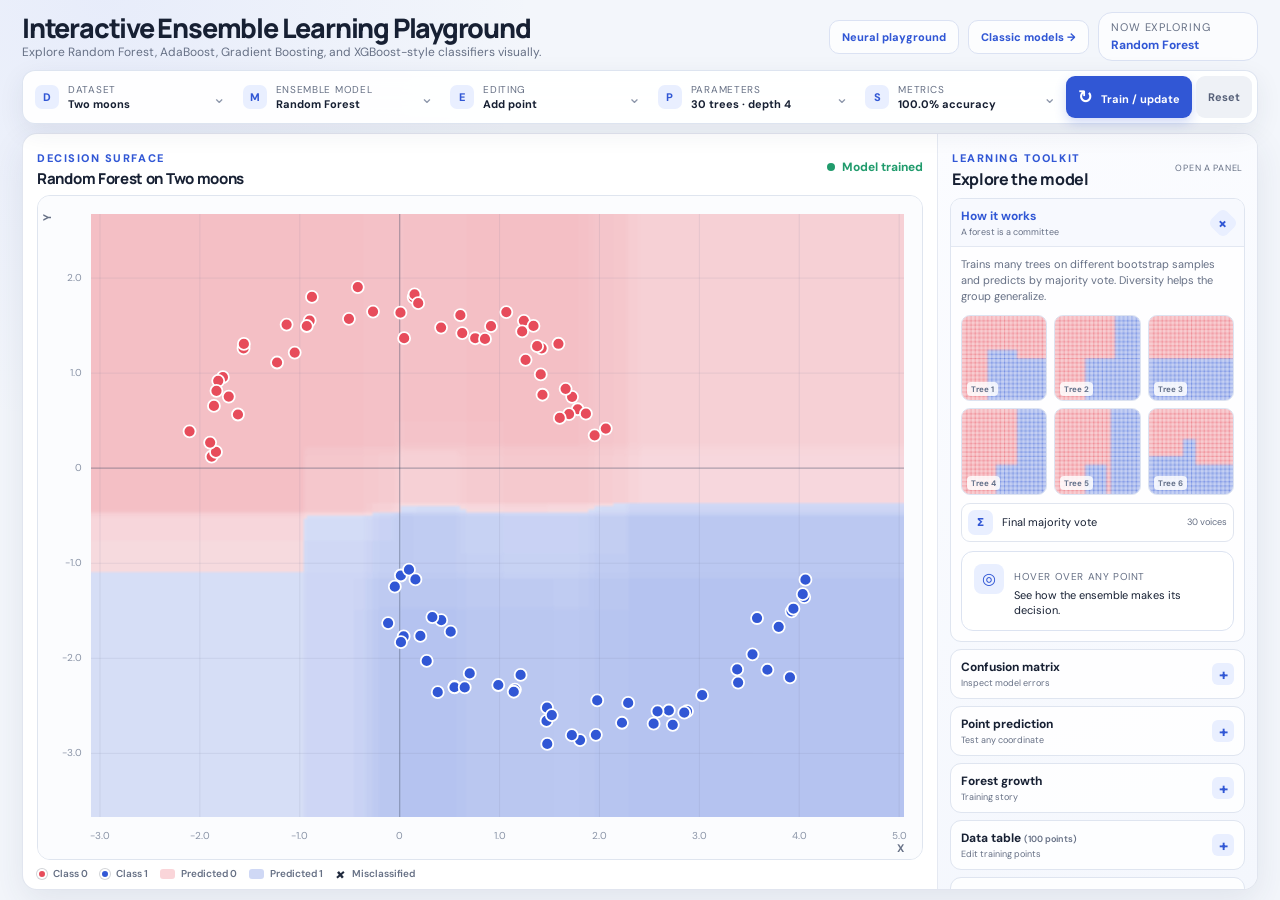
<file: 2026/index.html>
<!doctype html>
<html lang="en">
<head>
  <meta charset="UTF-8">
  <meta name="viewport" content="width=device-width, initial-scale=1.0">
  <meta name="description" content="An interactive educational playground for ensemble machine learning methods.">
  <title>Interactive Ensemble Learning Playground</title>
  <link rel="preconnect" href="https://fonts.googleapis.com">
  <link rel="preconnect" href="https://fonts.gstatic.com" crossorigin>
  <link href="https://fonts.googleapis.com/css2?family=DM+Sans:wght@400;500;600;700&family=Manrope:wght@600;700;800&display=swap" rel="stylesheet">
  <link rel="stylesheet" href="styles.css">
</head>
<body>
  <div class="app-shell">
    <header class="hero">
      <div>
        <div class="eyebrow"><span class="pulse-dot"></span> Interactive ML Lab</div>
        <h1>Interactive Ensemble Learning Playground</h1>
        <p>Explore Random Forest, AdaBoost, Gradient Boosting, and XGBoost-style classifiers visually.</p>
      </div>
      <div class="hero-actions">
        <a class="app-switch" href="neural.html">Neural playground</a>
        <a class="app-switch" href="classic.html">Classic models →</a>
        <div class="hero-badge" aria-label="Current model">
          <span>Now exploring</span>
          <strong id="heroModel">Random Forest</strong>
        </div>
      </div>
    </header>

    <nav class="control-bar" aria-label="Model controls">
      <div class="menu-wrap">
        <button class="menu-trigger" data-menu="datasetMenu"><span class="menu-icon">D</span><span><small>Dataset</small><b id="datasetLabel">Two moons</b></span><i>⌄</i></button>
        <div class="popover" id="datasetMenu">
          <label class="field-label" for="datasetSelect">Choose a dataset</label>
          <select id="datasetSelect">
            <option value="students">Students: study hours vs sleep hours</option>
            <option value="linear">Linear separation</option>
            <option value="xor">XOR</option>
            <option value="circles">Circles</option>
            <option value="moons" selected>Two moons</option>
            <option value="spiral">Spiral</option>
            <option value="stripes">Horizontal stripes</option>
            <option value="outlier">Outlier dataset</option>
            <option value="noisy">Noisy classification</option>
            <option value="imbalanced">Imbalanced dataset</option>
          </select>
          <p class="hint">Datasets use a fixed seed, so experiments are repeatable.</p>
          <button class="primary full" id="loadDataset">Load dataset</button>
        </div>
      </div>

      <div class="menu-wrap">
        <button class="menu-trigger" data-menu="modelMenu"><span class="menu-icon">M</span><span><small>Ensemble model</small><b id="modelLabel">Random Forest</b></span><i>⌄</i></button>
        <div class="popover" id="modelMenu">
          <label class="field-label" for="modelSelect">Choose a model</label>
          <select id="modelSelect">
            <option value="tree">Single Decision Tree</option>
            <option value="forest" selected>Random Forest</option>
            <option value="adaboost">AdaBoost</option>
            <option value="gradient">Gradient Boosting</option>
            <option value="xgboost">XGBoost-style Boosting</option>
          </select>
          <div class="explain-box" id="modelQuickExplain"></div>
        </div>
      </div>

      <div class="menu-wrap">
        <button class="menu-trigger" data-menu="editingMenu"><span class="menu-icon">E</span><span><small>Editing</small><b id="toolLabel">Add point</b></span><i>⌄</i></button>
        <div class="popover wide" id="editingMenu">
          <div class="tool-grid" id="toolButtons">
            <button class="tool active" data-tool="add">+ Add point</button>
            <button class="tool blue" data-tool="brush1">● Brush blue</button>
            <button class="tool red" data-tool="brush0">● Brush red</button>
            <button class="tool" data-tool="erase">⌫ Eraser brush</button>
            <button class="tool" data-tool="select">▣ Select region</button>
          </div>
          <label class="range-row">Brush radius <b id="brushRadiusValue">24 px</b><input type="range" id="brushRadius" min="8" max="60" value="24"></label>
          <div class="button-row">
            <button class="secondary" id="deleteSelected">Delete selected</button>
            <button class="danger-soft" id="clearData">Clear all data</button>
          </div>
        </div>
      </div>

      <div class="menu-wrap">
        <button class="menu-trigger" data-menu="paramsMenu"><span class="menu-icon">P</span><span><small>Parameters</small><b id="paramSummary">30 trees · depth 4</b></span><i>⌄</i></button>
        <div class="popover wide" id="paramsMenu">
          <div id="parameterFields"></div>
        </div>
      </div>

      <div class="menu-wrap">
        <button class="menu-trigger" data-menu="metricsMenu"><span class="menu-icon">S</span><span><small>Metrics</small><b id="accuracyLabel">Not trained</b></span><i>⌄</i></button>
        <div class="popover metrics-popover" id="metricsMenu">
          <div class="metric-grid" id="metricGrid"></div>
          <div id="metricExtra"></div>
        </div>
      </div>

      <button class="train-button" id="trainButton"><span>↻</span> Train / update</button>
      <button class="reset-button" id="resetDataset" title="Reset current dataset">Reset</button>
    </nav>

    <main>
      <section class="workspace-card">
        <div class="plot-column">
          <div class="plot-heading">
            <div>
              <span class="section-kicker">Decision surface</span>
              <h2 id="plotTitle">Random Forest on Two moons</h2>
            </div>
            <div class="plot-status" id="plotStatus"><span></span> Model trained</div>
          </div>
          <div class="canvas-wrap" id="canvasWrap">
            <canvas id="plotCanvas" aria-label="Interactive decision region plot"></canvas>
            <div class="canvas-message hidden" id="canvasMessage"></div>
            <div class="hover-card hidden" id="hoverCard"></div>
          </div>
          <div class="legend">
            <span><i class="dot red-dot"></i> Class 0</span>
            <span><i class="dot blue-dot"></i> Class 1</span>
            <span><i class="region red-region"></i> Predicted 0</span>
            <span><i class="region blue-region"></i> Predicted 1</span>
            <span><i class="error-mark">×</i> Misclassified</span>
          </div>
          <div class="warning hidden" id="trainingWarning"></div>
        </div>

        <aside class="insight-panel" aria-label="Learning panels">
          <div class="panel-menu-title">
            <div><span class="section-kicker">Learning toolkit</span><h2>Explore the model</h2></div>
            <span class="panel-hint">Open a panel</span>
          </div>

          <details class="side-dropdown" open>
            <summary><span><b>How it works</b><small id="insightTitle">A forest is a committee</small></span><i>+</i></summary>
            <div class="dropdown-content">
              <p class="insight-copy" id="insightText"></p>
              <div id="ensembleVisual"></div>
              <div class="selected-readout" id="selectedReadout">
                <span class="readout-icon">◎</span>
                <div><small>Hover over any point</small><p>See how the ensemble makes its decision.</p></div>
              </div>
            </div>
          </details>

          <details class="side-dropdown">
            <summary><span><b>Confusion matrix</b><small>Inspect model errors</small></span><i>+</i></summary>
            <div class="dropdown-content">
              <div class="compact-action"><span>Click a cell to highlight points.</span><button class="text-button" id="showAll">Show all</button></div>
              <div class="matrix-layout">
                <div class="matrix-axis-y">Actual class</div>
                <div class="matrix">
                  <div class="corner"></div><div class="axis-label">Pred. 0</div><div class="axis-label">Pred. 1</div>
                  <div class="axis-label">Actual 0</div>
                  <button class="matrix-cell tn" data-cell="tn"><small>TN</small><strong id="tnValue">0</strong><span>Correct</span></button>
                  <button class="matrix-cell fp" data-cell="fp"><small>FP</small><strong id="fpValue">0</strong><span>False alarm</span></button>
                  <div class="axis-label">Actual 1</div>
                  <button class="matrix-cell fn" data-cell="fn"><small>FN</small><strong id="fnValue">0</strong><span>Missed</span></button>
                  <button class="matrix-cell tp" data-cell="tp"><small>TP</small><strong id="tpValue">0</strong><span>Correct</span></button>
                </div>
              </div>
              <p class="matrix-explanation" id="matrixExplanation">Click a cell to isolate those points on the plot.</p>
              <div class="definition-list">
                <span><b>TP</b> Actual 1, predicted 1.</span><span><b>FP</b> Actual 0, predicted 1.</span>
                <span><b>FN</b> Actual 1, predicted 0.</span><span><b>TN</b> Actual 0, predicted 0.</span>
              </div>
            </div>
          </details>

          <details class="side-dropdown">
            <summary><span><b>Point prediction</b><small>Test any coordinate</small></span><i>+</i></summary>
            <div class="dropdown-content">
              <div class="coordinate-inputs">
                <label>X coordinate<input type="number" id="predictX" value="0" step="0.1"></label>
                <label>Y coordinate<input type="number" id="predictY" value="0" step="0.1"></label>
                <button class="primary" id="predictButton">Predict</button>
              </div>
              <div class="prediction-output" id="predictionOutput">
                <div class="prediction-class neutral">?</div>
                <div><small>Ready to experiment</small><p>Enter a point to inspect the model's reasoning.</p></div>
              </div>
            </div>
          </details>

          <details class="side-dropdown">
            <summary><span><b id="chartTitle">Ensemble snapshot</b><small>Training story</small></span><i>+</i></summary>
            <div class="dropdown-content">
              <canvas id="miniChart"></canvas>
              <p class="chart-caption" id="chartCaption"></p>
            </div>
          </details>

          <details class="side-dropdown">
            <summary><span><b>Data table <em id="tableCount"></em></b><small>Edit training points</small></span><i>+</i></summary>
            <div class="dropdown-content">
              <div class="table-actions"><button class="secondary" id="tableDeleteSelected">Delete selected</button><button class="danger-soft" id="tableClear">Clear data</button></div>
              <div class="table-scroll">
                <table>
                  <thead><tr><th>#</th><th>X</th><th>Y</th><th>Class</th><th>Prediction</th><th></th></tr></thead>
                  <tbody id="dataTableBody"></tbody>
                </table>
              </div>
            </div>
          </details>

          <details class="side-dropdown">
            <summary><span><b>Questions for students</b><small>Discussion and answer key</small></span><i>+</i></summary>
            <div class="dropdown-content questions-content">
              <ol id="questionList"></ol>
              <details class="answer-key">
                <summary>Reveal answer key</summary>
                <ol id="answerList"></ol>
              </details>
            </div>
          </details>
        </aside>
      </section>
    </main>

    <footer>Built for exploration. Click, paint, train, compare, and ask “why?”</footer>
  </div>
  <script src="app.js"></script>
</body>
</html>
</file>
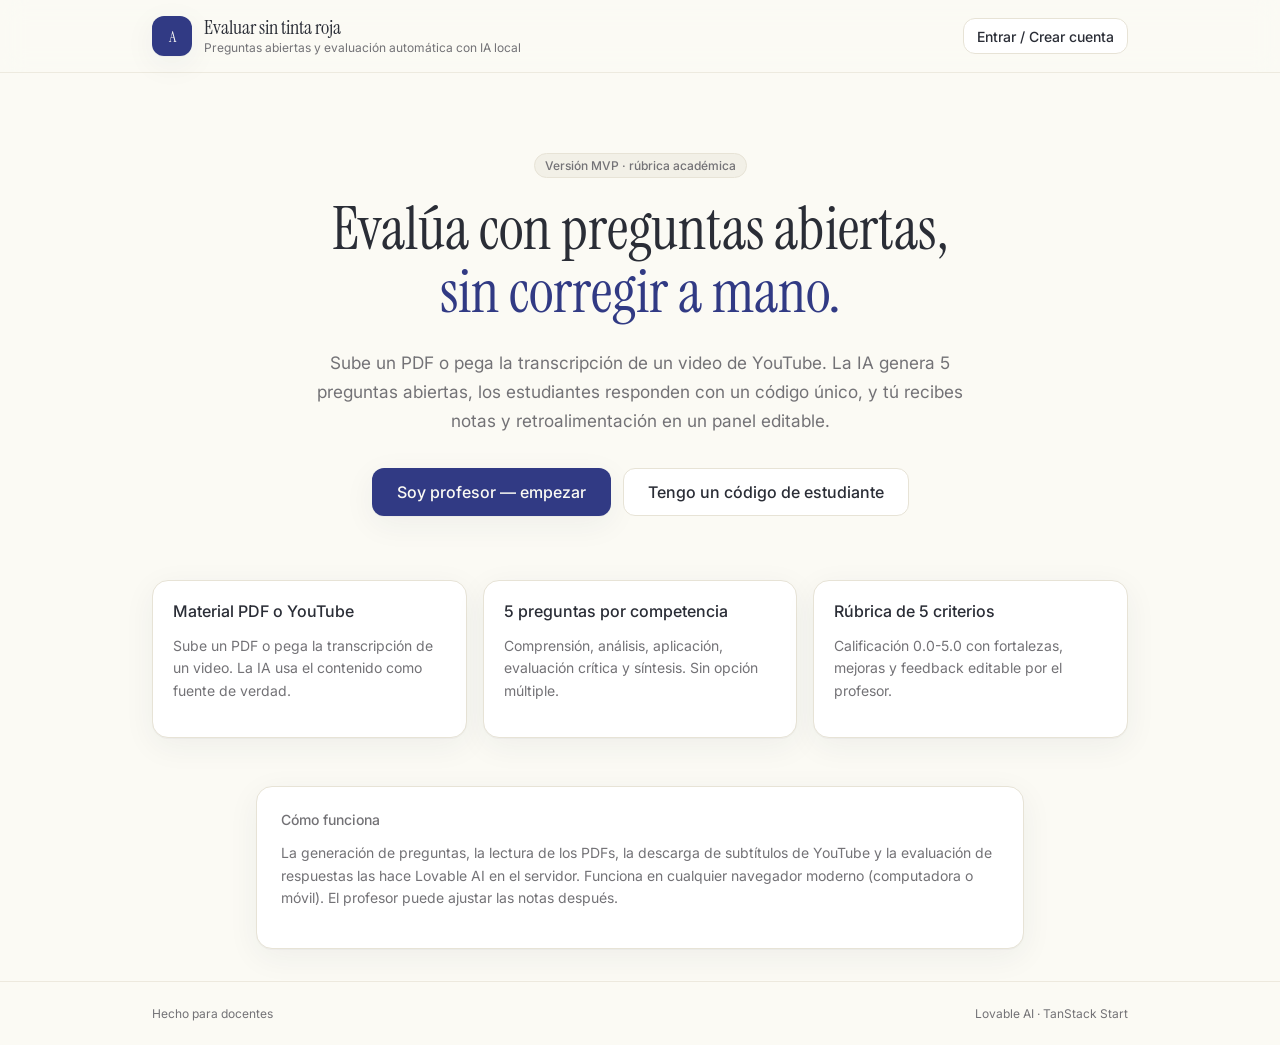
<file: Simuladores/index.html>
<!doctype html>
<html lang="es">
  <head>
    <meta charset="utf-8" />
    <meta name="viewport" content="width=device-width, initial-scale=1" />
    <title>Evaluar sin tinta roja - Preguntas abiertas con IA</title>
    <meta
      name="description"
      content="Genera preguntas abiertas desde PDFs o videos de YouTube y califica automáticamente las respuestas de tus estudiantes."
    />
    <link rel="preconnect" href="https://fonts.googleapis.com" />
    <link rel="preconnect" href="https://fonts.gstatic.com" crossorigin />
    <link
      href="https://fonts.googleapis.com/css2?family=Inter:wght@400;500;600;700&family=Instrument+Serif:ital@0;1&display=swap"
      rel="stylesheet"
    />
    <link rel="stylesheet" href="./styles.css" />
  </head>
  <body>
    <div id="app"></div>
    <script src="./app.js" defer></script>
  </body>
</html>
</file>
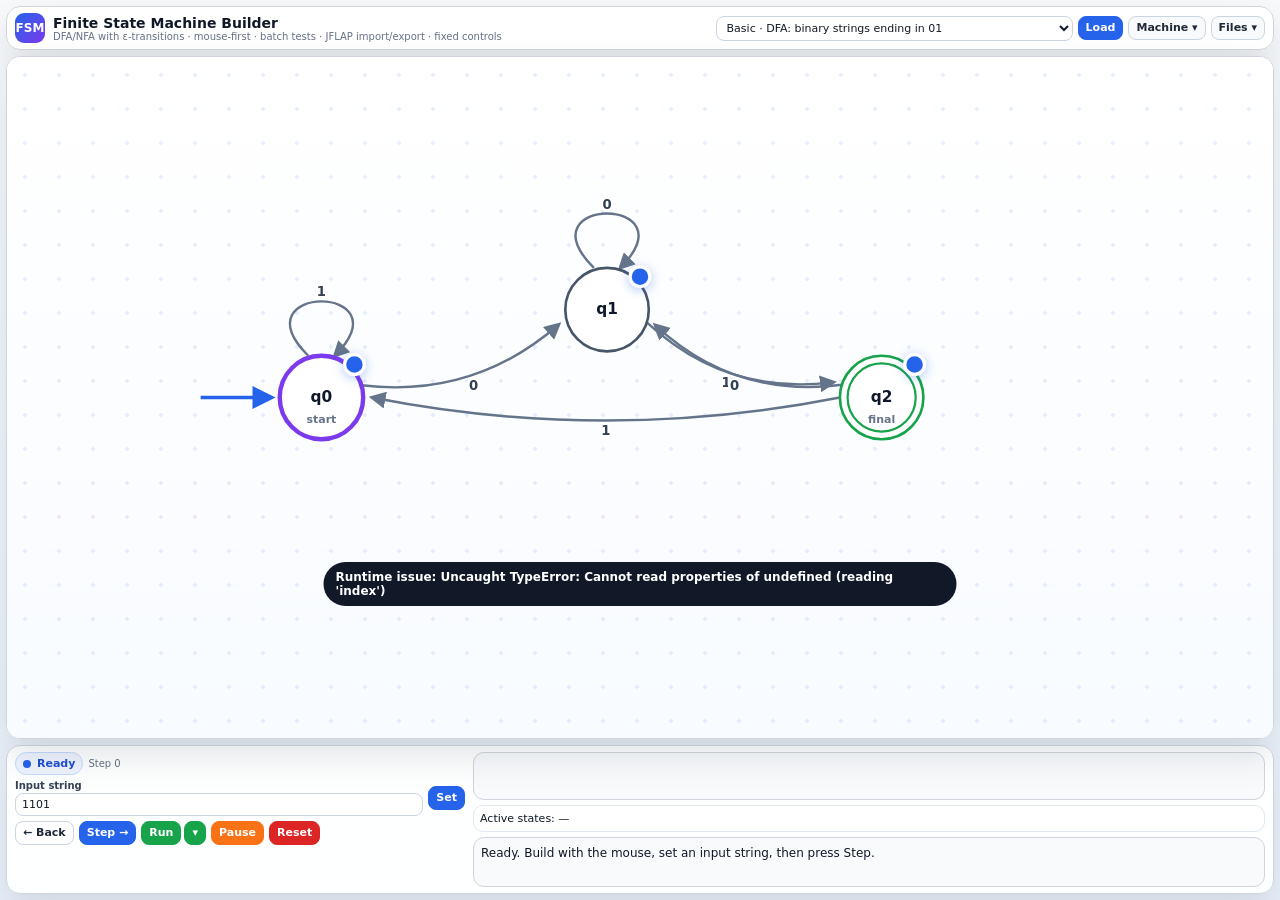
<file: 2026/AutEstadoFinito.html>
<!DOCTYPE html>
<html lang="en">
<head>
<meta charset="UTF-8" />
<meta name="viewport" content="width=device-width, initial-scale=1.0" />
<title>Canvas-first Finite State Machine Builder</title>
<style>
:root{--bg:#f6f8fb;--panel:#fff;--ink:#101828;--muted:#667085;--line:#d0d5dd;--primary:#2563eb;--accent:#f59e0b;--good:#16a34a;--bad:#dc2626;--purple:#7c3aed;--shadow:0 16px 38px rgba(15,23,42,.12);--radius:14px}
*{box-sizing:border-box}body{margin:0;height:100vh;overflow:hidden;background:linear-gradient(180deg,#f8fafc,#eaf1fb);font-family:Inter,system-ui,-apple-system,Segoe UI,Roboto,Arial,sans-serif;color:var(--ink)}button,input,select,textarea{font:inherit}
.app{height:100vh;display:grid;grid-template-rows:auto 1fr auto;gap:6px;padding:6px}.top,.canvasCard,.bottom{background:rgba(255,255,255,.97);border:1px solid var(--line);border-radius:var(--radius);box-shadow:var(--shadow)}
.top{display:flex;align-items:center;justify-content:space-between;gap:8px;padding:6px 8px;min-height:44px}.brand{display:flex;align-items:center;gap:8px}.logo{width:30px;height:30px;border-radius:9px;background:linear-gradient(135deg,var(--primary),var(--purple));color:#fff;display:grid;place-items:center;font-weight:900;font-size:12px}h1{font-size:14px;margin:0}.sub{font-size:10px;color:var(--muted)}
.row{display:flex;align-items:center;gap:5px;flex-wrap:wrap}.stack{display:flex;flex-direction:column;gap:5px}.grow{flex:1}.btn{border:1px solid #cbd5e1;background:#fff;color:#1f2937;border-radius:8px;padding:5px 7px;cursor:pointer;font-weight:800;font-size:11px;line-height:1.1;white-space:nowrap}.btn:hover{box-shadow:0 4px 12px rgba(15,23,42,.09)}.btn.primary{background:var(--primary);border-color:var(--primary);color:white}.btn.good{background:var(--good);border-color:var(--good);color:white}.btn.warn{background:#f97316;border-color:#f97316;color:white}.btn.bad{background:var(--bad);border-color:var(--bad);color:white}.btn.ghost{background:#f8fafc}
input,select,textarea{border:1px solid #cbd5e1;border-radius:8px;padding:4px 6px;background:#fff;color:#111827;font-size:11px;outline:none}label{font-size:10px;color:#344054;font-weight:800;display:block;margin-bottom:2px}
details.menu{position:relative}details.menu summary{list-style:none}details.menu summary::-webkit-details-marker{display:none}.menuPanel{position:absolute;right:0;top:31px;background:#fff;border:1px solid var(--line);border-radius:12px;box-shadow:var(--shadow);padding:8px;z-index:40;width:265px}.menuPanel textarea{width:100%;height:95px;font-size:10px;border:1px solid var(--line);border-radius:8px;padding:6px;font-family:ui-monospace,Menlo,Consolas,monospace}.hiddenFile{display:none}
.canvasCard{position:relative;overflow:hidden;min-height:0}#graph{width:100%;height:100%;display:block;background:radial-gradient(circle at 18px 18px,rgba(37,99,235,.10) 2px,transparent 2px) 0 0/34px 34px,linear-gradient(180deg,#fff,#f8fbff)}.canvasCard.panning{cursor:grabbing}.canvasCard.selecting{cursor:crosshair}
.stateCircle{fill:white;stroke:#475569;stroke-width:2.4;cursor:grab}.stateCircle.current{stroke:var(--accent);stroke-width:5;filter:drop-shadow(0 0 8px rgba(245,158,11,.55))}.stateCircle.final{stroke:var(--good)}.stateCircle.start{stroke:var(--primary)}.stateCircle.selected{stroke:var(--purple);stroke-width:4}.stateCircle.pieceSelected{fill:#f5f3ff;stroke:var(--purple);stroke-width:4}.stateLabel{font-weight:900;font-size:14px;pointer-events:none;fill:#0f172a}.stateMeta{font-size:10px;pointer-events:none;fill:#64748b;font-weight:750}.handle{fill:var(--primary);stroke:white;stroke-width:3;cursor:crosshair;filter:drop-shadow(0 2px 5px rgba(37,99,235,.35))}
.edge{stroke:#64748b;stroke-width:2.2;fill:none}.edge.active{stroke:var(--accent);stroke-width:4;filter:drop-shadow(0 0 5px rgba(245,158,11,.55))}.edge.selected{stroke:var(--purple);stroke-width:3}.edge.pieceSelected{stroke:var(--purple);stroke-width:4}.edgeLabel{font-size:12px;font-weight:900;fill:#334155;paint-order:stroke;stroke:white;stroke-width:5;stroke-linejoin:round;cursor:pointer}.edgeLabel.active{fill:#b45309;font-size:13px}.startArrow{stroke:var(--primary);stroke-width:3;fill:none}.temp{stroke:var(--purple);stroke-width:3;stroke-dasharray:7 5;fill:none;pointer-events:none}.selectionRect{fill:rgba(124,58,237,.10);stroke:var(--purple);stroke-width:2;stroke-dasharray:7 5;pointer-events:none}
.popover{position:absolute;z-index:50;background:#fff;border:1px solid var(--line);border-radius:13px;box-shadow:var(--shadow);padding:10px;width:min(430px,calc(100% - 22px));display:none}.popover.show{display:block}.popTitle{font-size:13px;font-weight:900}.popSub{font-size:10px;color:var(--muted);margin-bottom:7px}.grid2{display:grid;grid-template-columns:1fr 1fr;gap:7px}.symbolGrid{display:grid;grid-template-columns:repeat(8,1fr);gap:4px}.choice{border:1px solid #cbd5e1;background:#fff;border-radius:8px;padding:5px 2px;font-size:10px;font-weight:900;cursor:pointer}.choice.selected{background:#eef4ff;border-color:#93c5fd;color:#1d4ed8}
.toolPanel{position:absolute;right:12px;top:12px;z-index:35;background:#fff;border:1px solid #d0d5dd;border-radius:16px;box-shadow:0 24px 60px rgba(15,23,42,.22);padding:10px;width:min(530px,calc(100% - 24px));max-height:calc(100% - 24px);overflow:auto;display:none}.toolPanel.show{display:block}.toolPanelTitle{font-weight:900;font-size:14px;margin-bottom:2px}.toolPanelSub{font-size:11px;color:var(--muted);line-height:1.35;margin-bottom:8px}.batchText{width:100%;height:112px;font-family:ui-monospace,Menlo,Consolas,monospace;font-size:11px;resize:vertical}.batchResults{margin-top:8px;max-height:240px;overflow:auto;border:1px solid #e2e8f0;border-radius:12px;background:#f8fafc}.batchResults table{border-spacing:0;width:100%;font-size:11px}.batchResults th{position:sticky;top:0;background:#eef4ff;color:#1e3a8a;text-align:left;padding:6px;border-bottom:1px solid #bfdbfe}.batchResults td{padding:5px 6px;border-bottom:1px solid #e2e8f0;background:#fff}.resultAccept{color:#027a48;font-weight:900}.resultReject,.resultError{color:#b42318;font-weight:900}.resultLimit{color:#7c3aed;font-weight:900}
.bottom{padding:6px 8px;display:grid;grid-template-columns:minmax(320px,450px) 1fr;gap:8px;min-height:128px}.pill{display:inline-flex;align-items:center;gap:6px;border-radius:999px;padding:4px 7px;background:#eef4ff;border:1px solid #bfdbfe;color:#1d4ed8;font-weight:900;font-size:11px}.dot{width:8px;height:8px;border-radius:999px;background:var(--primary)}.dot.run{background:var(--good);animation:pulse 1s infinite}.dot.halt{background:var(--accent)}.dot.err{background:var(--bad)}@keyframes pulse{50%{opacity:.35}}.tiny{font-size:10px;color:var(--muted)}.runSplit{display:grid;grid-template-columns:1fr auto;gap:3px;position:relative}.runSplit details{position:relative}.runSplit summary{list-style:none}.runSplit summary::-webkit-details-marker{display:none}.runSpeedPanel{position:absolute;left:50%;bottom:calc(100% + 6px);transform:translateX(-50%);z-index:40;width:210px;background:#fff;border:1px solid var(--line);border-radius:12px;box-shadow:0 18px 44px rgba(15,23,42,.18);padding:8px}.runSpeedPanel .speed{display:grid;grid-template-columns:1fr 58px;gap:6px;align-items:center}.inputTape{display:flex;align-items:center;gap:4px;overflow:auto;padding:5px;background:#f8fafc;border:1px solid var(--line);border-radius:11px;min-height:48px}.sym{position:relative;min-width:31px;height:31px;border:1px solid #94a3b8;background:#fff;border-radius:8px;display:grid;place-items:center;font-weight:900;font-size:12px;font-family:ui-monospace,Menlo,Consolas,monospace}.sym.head{border-color:var(--accent);background:#fff7ed;box-shadow:0 0 0 3px rgba(245,158,11,.14)}.idx{position:absolute;top:-13px;font-size:8px;color:#64748b;font-weight:700}.explain{font-size:12px;line-height:1.35;background:#f8fafc;border:1px solid var(--line);border-radius:11px;padding:7px;min-height:50px}.configBox{font-size:11px;background:#fff;border:1px solid #e2e8f0;border-radius:10px;padding:6px;max-height:55px;overflow:auto}.toast{position:absolute;left:50%;bottom:132px;transform:translateX(-50%) translateY(20px);background:#111827;color:white;border-radius:999px;padding:8px 12px;font-size:12px;font-weight:800;opacity:0;pointer-events:none;transition:.18s;z-index:100}.toast.show{opacity:1;transform:translateX(-50%) translateY(0)}
@media(max-width:900px){body{overflow:auto}.app{height:auto;min-height:100vh}.canvasCard{min-height:560px}.bottom{grid-template-columns:1fr}.top{flex-wrap:wrap}.menuPanel{left:0;right:auto}}
</style>
</head>
<body>
<div class="app">
<header class="top">
  <div class="brand"><div class="logo">FSM</div><div><h1>Finite State Machine Builder</h1><div class="sub">DFA/NFA with ε-transitions · mouse-first · batch tests · JFLAP import/export · fixed controls</div></div></div>
  <div class="row">
    <select id="presetSelect"></select><button class="btn primary" id="loadPresetBtn">Load</button>
    <details class="menu"><summary class="btn ghost">Machine ▾</summary><div class="menuPanel stack">
      <button class="btn small ghost" id="newBtn">New machine</button>
      <button class="btn small ghost" id="autoLayoutBtn">Auto layout</button>
      <button class="btn small ghost" id="selectPieceBtn">Select piece</button>
      <div class="row"><button class="btn small" id="copyPieceBtn">Copy piece</button><button class="btn small" id="pastePieceBtn">Paste piece</button><button class="btn small" id="clearSelectionBtn">Clear selection</button></div>
      <button class="btn small ghost" id="batchTestBtn">Batch testing</button>
    </div></details>
    <details class="menu"><summary class="btn ghost">Files ▾</summary><div class="menuPanel stack">
      <div class="row"><button class="btn small" id="exportJsonBtn">Export JSON</button><button class="btn small" id="importJsonBtn">Import JSON</button></div>
      <div class="row"><button class="btn small" id="importJffBtn">Import JFLAP</button><button class="btn small" id="exportJffBtn">Export JFLAP</button></div>
      <button class="btn small" id="downloadHtmlBtn">Download this HTML</button>
      <input class="hiddenFile" type="file" id="jffFileInput" accept=".jff,.xml,application/xml,text/xml" />
      <textarea id="jsonArea" placeholder="JSON import/export area"></textarea>
    </div></details>
  </div>
</header>

<section class="canvasCard" id="canvasCard">
  <svg id="graph" viewBox="0 0 1000 620" preserveAspectRatio="xMidYMid meet">
    <defs>
      <marker id="arrow" viewBox="0 0 10 10" refX="8" refY="5" markerWidth="7" markerHeight="7" orient="auto-start-reverse"><path d="M0 0 L10 5 L0 10 z" fill="#64748b"/></marker>
      <marker id="arrowActive" viewBox="0 0 10 10" refX="8" refY="5" markerWidth="8" markerHeight="8" orient="auto-start-reverse"><path d="M0 0 L10 5 L0 10 z" fill="#f59e0b"/></marker>
      <marker id="arrowPrimary" viewBox="0 0 10 10" refX="8" refY="5" markerWidth="7" markerHeight="7" orient="auto-start-reverse"><path d="M0 0 L10 5 L0 10 z" fill="#2563eb"/></marker>
    </defs>
    <g id="edgeLayer"></g><path id="tempLine" class="temp" style="display:none"></path><rect id="selectionRect" class="selectionRect" style="display:none"></rect><g id="stateLayer"></g>
  </svg>

  <div class="popover" id="statePopover"><div class="popTitle" id="stateTitle">State</div><div class="popSub">Double-click a state to toggle final. Use Set start for the initial state.</div><div class="grid2"><div><label>Name</label><input id="stateNameInput"/></div><div><label>Type</label><select id="stateTypeSelect"><option value="normal">normal</option><option value="final">final / accepting</option></select></div></div><div class="row" style="margin-top:9px"><button class="btn primary" id="saveStateBtn">Save</button><button class="btn" id="setStartBtn">Set start</button><button class="btn bad" id="deleteStateBtn">Delete</button><button class="btn ghost" id="closeStatePopoverBtn">Close</button></div></div>
  <div class="popover" id="transitionPopover"><div class="popTitle" id="transitionTitle">Transition</div><div class="popSub">Use ε for an epsilon transition. Multiple transitions with the same symbol are allowed for NFA behavior.</div><label>Read symbol</label><input id="editRead" maxlength="10" placeholder="0, 1, a, b, ε"/><div style="margin-top:7px"><label>Common symbols</label><div class="symbolGrid" id="symbolGrid"></div></div><div class="row" style="margin-top:9px"><button class="btn primary" id="saveTransitionBtn">Done</button><button class="btn bad" id="deleteTransitionBtn">Delete</button><button class="btn ghost" id="closeTransitionPopoverBtn">Close</button></div></div>
  <div class="toolPanel" id="batchPanel"><div class="toolPanelTitle">Batch testing</div><div class="toolPanelSub">One input per line. Use <b>ε</b> for the empty string. The batch runner supports NFA/ε-closure.</div><label>Inputs</label><textarea id="batchInput" class="batchText" spellcheck="false">ε
0
1
01
0011
101
0101</textarea><div class="row" style="margin-top:8px"><div style="width:120px"><label>Max steps</label><input id="batchMaxSteps" type="number" min="1" value="1000"/></div><button class="btn primary" id="runBatchBtn">Run batch</button><button class="btn ghost" id="fillBatchBtn">Use current input</button><button class="btn ghost" id="closeBatchBtn">Close</button></div><div class="batchResults" id="batchResults"><div class="toolPanelSub" style="padding:8px">Run batch tests to see Accept/Reject, steps and final active states.</div></div></div>
  <div class="toast" id="toast"></div>
</section>

<footer class="bottom">
  <section class="stack"><div class="row"><span class="pill"><span class="dot" id="runDot"></span><span id="statusText">Ready</span></span><span class="tiny" id="stepCounter">Step 0</span></div><div class="row"><div class="grow"><label>Input string</label><input id="inputString" style="width:100%" placeholder="e.g. 0011"/></div><button class="btn primary" id="setInputBtn">Set</button></div><div class="row"><button class="btn" id="backBtn">← Back</button><button class="btn primary" id="stepBtn">Step →</button><div class="runSplit"><button class="btn good" id="runBtn">Run</button><details><summary class="btn good">▾</summary><div class="runSpeedPanel"><label>Run speed</label><div class="speed"><input id="speedSlider" type="range" min="100" max="1400" value="650" step="50"/><span class="tiny" id="speedLabel">650 ms</span></div></div></details></div><button class="btn warn" id="pauseBtn">Pause</button><button class="btn bad" id="resetBtn">Reset</button></div></section>
  <section class="stack"><div class="inputTape" id="inputTape"></div><div class="configBox" id="activeStatesBox">Active states: —</div><div class="explain" id="explanation">Ready. Build with the mouse, set an input string, then press Step.</div></section>
</footer>
</div>

<script>
(()=>{'use strict';
const $=id=>document.getElementById(id),NS='http://www.w3.org/2000/svg',EPS='ε';
const svg=$('graph'),stateLayer=$('stateLayer'),edgeLayer=$('edgeLayer'),tempLine=$('tempLine'),selRect=$('selectionRect'),canvasCard=$('canvasCard');
const radius=38,baseView={x:0,y:0,w:1000,h:620};let view={...baseView},uidCount=0,machine,run,timer=null,selectedStateId=null,selectedTransitionId=null,stateDrag=null,connectDrag=null,panDrag=null,selectMode=false,selectDrag=null,selectedPiece={states:new Set(),transitions:new Set()},clipboardPiece=null;
function uid(p='id'){return p+(++uidCount)+'_'+Math.random().toString(36).slice(2,7)}function st(name,x,y,f={}){return{id:uid('s'),name,x,y,start:!!f.start,final:!!f.final}}function tr(from,read,to){return{id:uid('t'),from,read:read||EPS,to}}function clone(o){return JSON.parse(JSON.stringify(o))}function toast(m){const t=$('toast');t.textContent=m;t.classList.add('show');clearTimeout(toast.t);toast.t=setTimeout(()=>t.classList.remove('show'),2000)}
const presetGroups=[
{label:'Basic DFA/NFA examples',items:[
['ends01',{name:'Basic · DFA: binary strings ending in 01',input:'1101',states:[st('q0',210,310,{start:true}),st('q1',470,230,{}),st('q2',720,310,{final:true})],transitions:[tr('q0','0','q1'),tr('q0','1','q0'),tr('q1','0','q1'),tr('q1','1','q2'),tr('q2','0','q1'),tr('q2','1','q0')]}],
['evenOnes',{name:'Basic · DFA: even number of 1s',input:'10101',states:[st('Even',250,300,{start:true,final:true}),st('Odd',620,300,{})],transitions:[tr('Even','0','Even'),tr('Even','1','Odd'),tr('Odd','0','Odd'),tr('Odd','1','Even')]}],
['contains101',{name:'Basic · DFA: contains substring 101',input:'001011',states:[st('q0',150,310,{start:true}),st('q1',365,230,{}),st('q10',590,330,{}),st('q101',810,230,{final:true})],transitions:[tr('q0','0','q0'),tr('q0','1','q1'),tr('q1','1','q1'),tr('q1','0','q10'),tr('q10','0','q0'),tr('q10','1','q101'),tr('q101','0','q101'),tr('q101','1','q101')]}]
]},
{label:'Intermediate NFA examples',items:[
['epsilonNFA',{name:'Intermediate · NFA with ε: accepts a or b followed by 01',input:'a01',states:[st('q0',130,310,{start:true}),st('qa',330,210,{}),st('qb',330,410,{}),st('q1',555,310,{}),st('q2',760,310,{final:true})],transitions:[tr('q0',EPS,'qa'),tr('q0',EPS,'qb'),tr('qa','a','q1'),tr('qb','b','q1'),tr('q1','0','q1'),tr('q1','1','q2')]}],
['union01',{name:'Intermediate · NFA: strings ending in 00 or 11',input:'1011',states:[st('s',120,310,{start:true}),st('a0',330,210,{}),st('a00',560,210,{final:true}),st('b1',330,410,{}),st('b11',560,410,{final:true})],transitions:[tr('s','0','s'),tr('s','1','s'),tr('s','0','a0'),tr('a0','0','a00'),tr('s','1','b1'),tr('b1','1','b11')]}],
['regex_abstar',{name:'Intermediate · NFA for ab* | ba*',input:'abbb',states:[st('q0',140,310,{start:true}),st('qa',360,210,{}),st('qb',360,410,{}),st('fa',620,210,{final:true}),st('fb',620,410,{final:true})],transitions:[tr('q0','a','qa'),tr('qa','b','fa'),tr('fa','b','fa'),tr('q0','b','qb'),tr('qb','a','fb'),tr('fb','a','fb')]}]
]},
{label:'Advanced classroom examples',items:[
['div3',{name:'Advanced · DFA: binary numbers divisible by 3',input:'110',states:[st('r0',240,280,{start:true,final:true}),st('r1',530,180,{}),st('r2',530,420,{})],transitions:[tr('r0','0','r0'),tr('r0','1','r1'),tr('r1','0','r2'),tr('r1','1','r0'),tr('r2','0','r1'),tr('r2','1','r2')]}],
['mod4zeros',{name:'Advanced · DFA: number of 0s ≡ 0 mod 4',input:'0000',states:[st('q0',140,310,{start:true,final:true}),st('q1',350,190,{}),st('q2',590,310,{}),st('q3',350,430,{})],transitions:[tr('q0','1','q0'),tr('q1','1','q1'),tr('q2','1','q2'),tr('q3','1','q3'),tr('q0','0','q1'),tr('q1','0','q2'),tr('q2','0','q3'),tr('q3','0','q0')]}],
['identifier',{name:'Advanced · DFA: simple identifier [a|b](a|b|0|1)*',input:'a10b',states:[st('start',230,310,{start:true}),st('id',560,260,{final:true}),st('dead',560,430,{})],transitions:[tr('start','a','id'),tr('start','b','id'),tr('start','0','dead'),tr('start','1','dead'),tr('id','a','id'),tr('id','b','id'),tr('id','0','id'),tr('id','1','id'),tr('dead','a','dead'),tr('dead','b','dead'),tr('dead','0','dead'),tr('dead','1','dead')]}]
]}];const presets={};presetGroups.forEach(g=>g.items.forEach(([k,v])=>presets[k]=v));
function init(){const sel=$('presetSelect');sel.innerHTML='';presetGroups.forEach(g=>{const og=document.createElement('optgroup');og.label=g.label;g.items.forEach(([k,p])=>{const o=document.createElement('option');o.value=k;o.textContent=p.name;og.appendChild(o)});sel.appendChild(og)});bind();loadPreset('ends01')}
function normalize(m){m=clone(m||{});const states=(m.states||[]).map((s,i)=>({id:s.id||uid('s'),name:s.name||'q'+i,x:+s.x||200+i*120,y:+s.y||300,start:!!s.start,final:!!s.final}));if(states.length&&!states.some(s=>s.start))states[0].start=true;return{name:m.name||'FSM',input:m.input||'',states,transitions:(m.transitions||[]).map(t=>({id:t.id||uid('t'),from:t.from,read:normSym(t.read),to:t.to}))}}
function normSym(x){x=(x??EPS).trim();return x===''||/^epsilon$/i.test(x)?EPS:x}
function loadMachine(m){machine=normalize(m);$('inputString').value=machine.input;selectedStateId=machine.states[0]?.id||null;selectedTransitionId=null;clearPiece();resetRun(false);hidePopovers();applyViewBox();updateAll()}
function loadPreset(k){loadMachine(presets[k])}
function bind(){
$('loadPresetBtn').onclick=()=>loadPreset($('presetSelect').value);$('newBtn').onclick=()=>newMachine();$('autoLayoutBtn').onclick=autoLayout;$('selectPieceBtn').onclick=toggleSelectMode;$('copyPieceBtn').onclick=copyPiece;$('pastePieceBtn').onclick=pastePiece;$('clearSelectionBtn').onclick=clearPiece;$('batchTestBtn').onclick=showBatchPanel;
$('exportJsonBtn').onclick=exportJSON;$('importJsonBtn').onclick=importJSON;$('importJffBtn').onclick=()=>{$('jffFileInput').value='';$('jffFileInput').click()};$('jffFileInput').onchange=importJFLAPFile;$('exportJffBtn').onclick=exportJFLAP;$('downloadHtmlBtn').onclick=downloadSelf;
$('setInputBtn').onclick=()=>{machine.input=$('inputString').value;resetRun(true);updateAll()};$('stepBtn').onclick=stepRun;$('backBtn').onclick=backRun;$('runBtn').onclick=startRun;$('pauseBtn').onclick=pauseRun;$('resetBtn').onclick=()=>{pauseRun();resetRun(true);updateAll()};$('speedSlider').oninput=()=>{$('speedLabel').textContent=$('speedSlider').value+' ms';if(timer){pauseRun();startRun()}};
$('saveStateBtn').onclick=saveState;$('setStartBtn').onclick=()=>{setStart(selectedStateId);hidePopovers()};$('deleteStateBtn').onclick=deleteState;$('closeStatePopoverBtn').onclick=hidePopovers;$('saveTransitionBtn').onclick=saveTransition;$('deleteTransitionBtn').onclick=deleteTransition;$('closeTransitionPopoverBtn').onclick=hidePopovers;$('editRead').oninput=()=>{const t=transById(selectedTransitionId);if(t){t.read=normSym($('editRead').value);resetRun(false);updateAll(false)}};
$('runBatchBtn').onclick=runBatchTests;$('closeBatchBtn').onclick=hideBatchPanel;$('fillBatchBtn').onclick=()=>{$('batchInput').value=$('inputString').value||machine.input||EPS};
svg.addEventListener('wheel',onWheel,{passive:false});svg.addEventListener('pointerdown',onSvgDown);svg.addEventListener('pointermove',onPointerMove);svg.addEventListener('pointerup',onPointerUp);svg.addEventListener('pointerleave',onPointerUp);svg.addEventListener('dblclick',onDblClick);
window.addEventListener('keydown',e=>{if(e.key==='s'||e.key==='S'){if(!e.ctrlKey&&!e.metaKey)toggleSelectMode()}if((e.ctrlKey||e.metaKey)&&e.key.toLowerCase()==='c'){copyPiece();e.preventDefault()}if((e.ctrlKey||e.metaKey)&&e.key.toLowerCase()==='v'){pastePiece();e.preventDefault()}if(e.key==='Escape'){selectMode=false;canvasCard.classList.remove('selecting');selRect.style.display='none'}});
}
function newMachine(){loadMachine({name:'New FSM',input:'',states:[st('q0',330,310,{start:true}),st('qf',680,310,{final:true})],transitions:[]})}
function stateById(id){return machine.states.find(s=>s.id===id)}function stateByName(n){return machine.states.find(s=>s.name===n)}function transById(id){return machine.transitions.find(t=>t.id===id)}function uniqueName(base='q'){let i=machine.states.length,n=base+i;while(machine.states.some(s=>s.name===n)){i++;n=base+i}return n}
function svgPt(e){const p=svg.createSVGPoint();p.x=e.clientX;p.y=e.clientY;return p.matrixTransform(svg.getScreenCTM().inverse())}function applyViewBox(){svg.setAttribute('viewBox',`${view.x} ${view.y} ${view.w} ${view.h}`)}
function onWheel(e){e.preventDefault();const p=svgPt(e),scale=e.deltaY<0?.9:1.1;const nw=view.w*scale,nh=view.h*scale;view.x=p.x-(p.x-view.x)*scale;view.y=p.y-(p.y-view.y)*scale;view.w=nw;view.h=nh;applyViewBox()}
function onSvgDown(e){if(e.target!==svg)return;hidePopovers();const p=svgPt(e);if(selectMode){selectDrag={x0:p.x,y0:p.y,x1:p.x,y1:p.y};selRect.style.display='block';updateSelectionRect();return}panDrag={x:p.x,y:p.y,vx:view.x,vy:view.y};canvasCard.classList.add('panning')}
function onDblClick(e){if(e.target!==svg)return;const p=svgPt(e);const s=st(uniqueName(),p.x,p.y,{});if(!machine.states.length)s.start=true;machine.states.push(s);selectedStateId=s.id;resetRun(false);updateAll();showStatePopover(s,e.clientX,e.clientY)}
function onStateDown(e,id){e.stopPropagation();const p=svgPt(e),s=stateById(id);stateDrag={id,dx:p.x-s.x,dy:p.y-s.y,moved:false};selectedStateId=id;selectedTransitionId=null;hidePopovers();updateAll(false)}
function onHandleDown(e,id){e.stopPropagation();const s=stateById(id),p=svgPt(e);connectDrag={source:id,startX:s.x,startY:s.y,x:p.x,y:p.y};tempLine.style.display='block';tempLine.setAttribute('d',`M ${s.x} ${s.y} L ${p.x} ${p.y}`)}
function eventStateId(e){let el=e.target;while(el&&el!==svg){if(el.dataset&&el.dataset.stateId)return el.dataset.stateId;el=el.parentNode}return null}
function onPointerMove(e){const p=svgPt(e);if(panDrag){view.x=panDrag.vx-(p.x-panDrag.x);view.y=panDrag.vy-(p.y-panDrag.y);applyViewBox()}if(selectDrag){selectDrag.x1=p.x;selectDrag.y1=p.y;updateSelectionRect()}if(stateDrag){const s=stateById(stateDrag.id);s.x=p.x-stateDrag.dx;s.y=p.y-stateDrag.dy;stateDrag.moved=true;updateGraph()}if(connectDrag){connectDrag.x=p.x;connectDrag.y=p.y;tempLine.setAttribute('d',`M ${connectDrag.startX} ${connectDrag.startY} L ${p.x} ${p.y}`)}}
function onPointerUp(e){if(panDrag){panDrag=null;canvasCard.classList.remove('panning')}if(selectDrag){finishSelection();selectDrag=null;selRect.style.display='none'}if(connectDrag){tempLine.style.display='none';const target=eventStateId(e),source=connectDrag.source;connectDrag=null;if(target)createTransition(source,target,e.clientX,e.clientY)}if(stateDrag){const s=stateById(stateDrag.id),m=stateDrag.moved;stateDrag=null;if(s&&!m)showStatePopover(s,e.clientX,e.clientY);updateAll()}}
function updateSelectionRect(){const x=Math.min(selectDrag.x0,selectDrag.x1),y=Math.min(selectDrag.y0,selectDrag.y1),w=Math.abs(selectDrag.x1-selectDrag.x0),h=Math.abs(selectDrag.y1-selectDrag.y0);selRect.setAttribute('x',x);selRect.setAttribute('y',y);selRect.setAttribute('width',w);selRect.setAttribute('height',h)}
function finishSelection(){const x1=Math.min(selectDrag.x0,selectDrag.x1),x2=Math.max(selectDrag.x0,selectDrag.x1),y1=Math.min(selectDrag.y0,selectDrag.y1),y2=Math.max(selectDrag.y0,selectDrag.y1);selectedPiece.states.clear();selectedPiece.transitions.clear();machine.states.forEach(s=>{if(s.x>=x1&&s.x<=x2&&s.y>=y1&&s.y<=y2)selectedPiece.states.add(s.id)});const names=new Set([...selectedPiece.states].map(id=>stateById(id)?.name));machine.transitions.forEach(t=>{if(names.has(t.from)&&names.has(t.to))selectedPiece.transitions.add(t.id)});updateAll(false);toast(`${selectedPiece.states.size} state(s), ${selectedPiece.transitions.size} transition(s) selected`)}
function toggleSelectMode(){selectMode=!selectMode;canvasCard.classList.toggle('selecting',selectMode);toast(selectMode?'Selection mode on: drag a rectangle':'Selection mode off')}
function clearPiece(){selectedPiece={states:new Set(),transitions:new Set()};updateAll(false)}
function copyPiece(){if(!selectedPiece.states.size)return toast('Select a piece first');const names=new Set([...selectedPiece.states].map(id=>stateById(id).name));clipboardPiece={states:machine.states.filter(s=>selectedPiece.states.has(s.id)).map(clone),transitions:machine.transitions.filter(t=>names.has(t.from)&&names.has(t.to)).map(clone)};toast('Piece copied')}
function pastePiece(){if(!clipboardPiece)return toast('No copied piece');const nameMap=new Map(),idMap=new Map();clipboardPiece.states.forEach(s=>{let base=s.name+'_copy',name=base,i=1;while(machine.states.some(x=>x.name===name)){name=base+i++;}const ns={...clone(s),id:uid('s'),name,x:s.x+80,y:s.y+60,start:false};machine.states.push(ns);nameMap.set(s.name,name);idMap.set(s.id,ns.id)});clipboardPiece.transitions.forEach(t=>machine.transitions.push({...clone(t),id:uid('t'),from:nameMap.get(t.from),to:nameMap.get(t.to)}));clearPiece();resetRun(false);updateAll();toast('Piece pasted')}
function createTransition(sourceId,targetId,cx,cy){const from=stateById(sourceId),to=stateById(targetId);const t=tr(from.name,EPS,to.name);machine.transitions.push(t);selectedTransitionId=t.id;resetRun(false);updateAll();showTransitionPopover(t,cx,cy)}
function setStart(id){const s=stateById(id);if(!s)return;machine.states.forEach(x=>x.start=x.id===id);resetRun(true);updateAll();toast('Start state set')}
function saveState(){const s=stateById(selectedStateId);if(!s)return;const name=$('stateNameInput').value.trim();if(!name)return toast('Name required');if(machine.states.some(x=>x.id!==s.id&&x.name===name))return toast('Name already exists');const old=s.name;s.name=name;s.final=$('stateTypeSelect').value==='final';machine.transitions.forEach(t=>{if(t.from===old)t.from=name;if(t.to===old)t.to=name});resetRun(false);updateAll()}
function deleteState(){const s=stateById(selectedStateId);if(!s)return;machine.states=machine.states.filter(x=>x.id!==s.id);machine.transitions=machine.transitions.filter(t=>t.from!==s.name&&t.to!==s.name);if(!machine.states.some(x=>x.start)&&machine.states[0])machine.states[0].start=true;hidePopovers();resetRun(true);updateAll()}
function saveTransition(){const t=transById(selectedTransitionId);if(!t)return;t.read=normSym($('editRead').value);hidePopovers();resetRun(false);updateAll()}
function deleteTransition(){machine.transitions=machine.transitions.filter(t=>t.id!==selectedTransitionId);selectedTransitionId=null;hidePopovers();resetRun(false);updateAll()}
function showStatePopover(s,cx,cy){selectedStateId=s.id;selectedTransitionId=null;$('stateTitle').textContent='State '+s.name;$('stateNameInput').value=s.name;$('stateTypeSelect').value=s.final?'final':'normal';place($('statePopover'),cx,cy);$('statePopover').classList.add('show')}
function showTransitionPopover(t,cx,cy){selectedTransitionId=t.id;selectedStateId=null;$('transitionTitle').textContent='Transition '+t.from+' → '+t.to;$('editRead').value=t.read;renderSymbols();place($('transitionPopover'),cx,cy);$('transitionPopover').classList.add('show')}
function hidePopovers(){$('statePopover').classList.remove('show');$('transitionPopover').classList.remove('show')}function place(pop,cx,cy){const r=canvasCard.getBoundingClientRect(),w=Math.min(430,r.width-24);pop.style.width=w+'px';pop.style.left=Math.max(12,Math.min(cx-r.left+12,r.width-w-12))+'px';pop.style.top=Math.max(12,Math.min(cy-r.top+12,r.height-210))+'px'}
function renderSymbols(){const g=$('symbolGrid');g.innerHTML='';const syms=[EPS,'0','1','a','b',...new Set(machine.transitions.map(t=>t.read).filter(Boolean))];[...new Set(syms)].forEach(sym=>{const b=document.createElement('button');b.className='choice'+($('editRead').value===sym?' selected':'');b.textContent=sym;b.onclick=()=>{$('editRead').value=sym;const t=transById(selectedTransitionId);if(t)t.read=sym;renderSymbols();updateAll(false)};g.appendChild(b)})}
function resetRun(msg){const start=machine.states.find(s=>s.start)||machine.states[0];let set=start?epsilonClosure(new Set([start.name])):new Set();run={states:set,index:0,status:'ready',step:0,lastTransitionIds:[],history:[],explanation:msg?'Machine reset. Press Step to begin.':'Ready. Press Step to begin.'};updateAcceptStatus()}
function epsilonClosure(set){const out=new Set(set),stack=[...set];while(stack.length){const q=stack.pop();machine.transitions.filter(t=>t.from===q&&t.read===EPS).forEach(t=>{if(!out.has(t.to)){out.add(t.to);stack.push(t.to)}})}return out}
function updateAcceptStatus(){const input=$('inputString').value||'';if(run.index>=input.length&&[...run.states].some(q=>stateByName(q)?.final))run.status='accept';else if(!run.states.size)run.status='reject';else run.status='ready'}
function stepRun(){if(['accept','reject','error'].includes(run.status)){updateAll();return}const input=$('inputString').value||'';run.history.push(cloneRun());if(run.index>=input.length){updateAcceptStatus();if(run.status!=='accept')run.status='reject';run.explanation=run.status==='accept'?'Input consumed and at least one active state is final.':'Input consumed but no active state is final.';updateAll();pauseRun();return}const sym=input[run.index];let next=new Set(),used=[];run.states.forEach(q=>machine.transitions.filter(t=>t.from===q&&t.read===sym).forEach(t=>{next.add(t.to);used.push(t.id)}));next=epsilonClosure(next);run.index++;run.step++;run.states=next;run.lastTransitionIds=used;run.explanation=used.length?`Read symbol ${sym}. Used ${used.length} transition(s), then applied ε-closure.`:`No transition from active states reading ${sym}.`;updateAcceptStatus();if(!run.states.size)run.status='reject';updateAll();if(['accept','reject'].includes(run.status))pauseRun()}
function cloneRun(){return{states:[...run.states],index:run.index,status:run.status,step:run.step,lastTransitionIds:[...run.lastTransitionIds],explanation:run.explanation}}function restoreRun(r){run={...r,states:new Set(r.states),history:run.history,lastTransitionIds:r.lastTransitionIds||[]}}
function backRun(){if(!run.history.length)return toast('No previous step');const h=run.history.pop();restoreRun(h);updateAll()}function startRun(){if(timer)return;run.status='running';updateAll(false);timer=setInterval(stepRun,parseInt($('speedSlider').value,10))}function pauseRun(){if(timer){clearInterval(timer);timer=null}if(run?.status==='running')run.status='ready';updateAll(false)}
function updateAll(exp=true){updateGraph();renderInput();updateStatus(exp);try{localStorage.setItem('fsmBuilder',JSON.stringify(machine))}catch(e){}}
function updateGraph(){edgeLayer.innerHTML='';stateLayer.innerHTML='';drawStart();drawEdges();machine.states.forEach(drawState)}
function drawStart(){const s=machine.states.find(x=>x.start);if(!s)return;const p=document.createElementNS(NS,'path');p.setAttribute('d',`M ${s.x-110} ${s.y} L ${s.x-radius-8} ${s.y}`);p.setAttribute('class','startArrow');p.setAttribute('marker-end','url(#arrowPrimary)');edgeLayer.appendChild(p)}
function groups(){const m=new Map();machine.transitions.forEach(t=>{const k=t.from+'→'+t.to;if(!m.has(k))m.set(k,[]);m.get(k).push(t)});return[...m.values()]}
function drawEdges(){groups().forEach(list=>{const a=stateByName(list[0].from),b=stateByName(list[0].to);if(!a||!b)return;const active=list.some(t=>run?.lastTransitionIds?.includes(t.id)),sel=list.some(t=>t.id===selectedTransitionId),piece=list.some(t=>selectedPiece.transitions.has(t.id));let d,lx,ly;if(a.name===b.name){d=`M ${a.x-12} ${a.y-radius} C ${a.x-78} ${a.y-104}, ${a.x+78} ${a.y-104}, ${a.x+12} ${a.y-radius}`;lx=a.x;ly=a.y-92}else{const dx=b.x-a.x,dy=b.y-a.y,len=Math.hypot(dx,dy)||1,ux=dx/len,uy=dy/len,nx=-uy,ny=ux,curve=42*(a.name<b.name?1:-1),sx=a.x+ux*radius,sy=a.y+uy*radius,ex=b.x-ux*(radius+8),ey=b.y-uy*(radius+8),mx=(sx+ex)/2+nx*curve,my=(sy+ey)/2+ny*curve;d=`M ${sx} ${sy} Q ${mx} ${my} ${ex} ${ey}`;lx=mx;ly=my-8}const path=document.createElementNS(NS,'path');path.setAttribute('d',d);path.setAttribute('class','edge'+(active?' active':'')+(sel?' selected':'')+(piece?' pieceSelected':''));path.setAttribute('marker-end',active?'url(#arrowActive)':'url(#arrow)');edgeLayer.appendChild(path);const txt=document.createElementNS(NS,'text');txt.setAttribute('x',lx);txt.setAttribute('y',ly);txt.setAttribute('text-anchor','middle');txt.setAttribute('class','edgeLabel'+(active?' active':''));txt.textContent=list.map(t=>t.read).join(', ');txt.onclick=e=>{e.stopPropagation();showTransitionPopover(list[0],e.clientX,e.clientY);updateAll(false)};edgeLayer.appendChild(txt)})}
function drawState(s){const g=document.createElementNS(NS,'g');g.dataset.stateId=s.id;const c=document.createElementNS(NS,'circle');c.setAttribute('cx',s.x);c.setAttribute('cy',s.y);c.setAttribute('r',radius);let cls='stateCircle';if(s.start)cls+=' start';if(s.final)cls+=' final';if(run?.states?.has(s.name))cls+=' current';if(s.id===selectedStateId)cls+=' selected';if(selectedPiece.states.has(s.id))cls+=' pieceSelected';c.setAttribute('class',cls);g.appendChild(c);if(s.final){const c2=document.createElementNS(NS,'circle');c2.setAttribute('cx',s.x);c2.setAttribute('cy',s.y);c2.setAttribute('r',radius-7);c2.setAttribute('fill','none');c2.setAttribute('stroke','#16a34a');c2.setAttribute('stroke-width','2');g.appendChild(c2)}const lab=document.createElementNS(NS,'text');lab.setAttribute('x',s.x);lab.setAttribute('y',s.y+4);lab.setAttribute('text-anchor','middle');lab.setAttribute('class','stateLabel');lab.textContent=s.name;g.appendChild(lab);const meta=[];if(s.start)meta.push('start');if(s.final)meta.push('final');const mt=document.createElementNS(NS,'text');mt.setAttribute('x',s.x);mt.setAttribute('y',s.y+23);mt.setAttribute('text-anchor','middle');mt.setAttribute('class','stateMeta');mt.textContent=meta.join(' · ');g.appendChild(mt);const h=document.createElementNS(NS,'circle');h.setAttribute('cx',s.x+30);h.setAttribute('cy',s.y-30);h.setAttribute('r',9);h.setAttribute('class','handle');h.onpointerdown=e=>onHandleDown(e,s.id);g.appendChild(h);g.onpointerdown=e=>{if(e.target.classList.contains('handle'))return;onStateDown(e,s.id)};g.ondblclick=e=>{e.stopPropagation();s.final=!s.final;resetRun(false);updateAll()};stateLayer.appendChild(g)}
function renderInput(){const box=$('inputTape'),inp=$('inputString').value||'';box.innerHTML='';if(!inp){box.innerHTML='<span class="tiny">ε input</span>';return}[...inp].forEach((ch,i)=>{const d=document.createElement('div');d.className='sym'+(i===run.index?' head':'');const idx=document.createElement('span');idx.className='idx';idx.textContent=i;d.appendChild(idx);const v=document.createElement('span');v.textContent=ch;d.appendChild(v);box.appendChild(d)})}
function updateStatus(exp=true){const dot=$('runDot'),s=run.status;dot.className='dot';if(s==='running')dot.classList.add('run');if(['accept','reject'].includes(s))dot.classList.add('halt');if(s==='error')dot.classList.add('err');$('statusText').textContent=s==='accept'?'Accepted':s==='reject'?'Rejected':s==='running'?'Running':'Ready';$('stepCounter').textContent=`Step ${run.step} · index ${run.index}`;$('activeStatesBox').innerHTML='Active states: '+([...run.states].map(x=>`<code>${esc(x)}</code>`).join(', ')||'—');if(exp)$('explanation').textContent=run.explanation||''}
function showBatchPanel(){hidePopovers();$('batchPanel').classList.add('show')}function hideBatchPanel(){$('batchPanel').classList.remove('show')}function parseBatch(){return $('batchInput').value.replace(/\r/g,'').split('\n').map(x=>x.trim()).filter(Boolean).map(x=>/^(ε|epsilon|empty)$/i.test(x)?'':x)}
function runBatchTests(){const inputs=parseBatch(),max=Math.max(1,parseInt($('batchMaxSteps').value,10)||1000);let html='<table><thead><tr><th>Input</th><th>Result</th><th>Steps</th><th>Final active states</th></tr></thead><tbody>';inputs.forEach(inp=>{const r=simulate(inp,max);const cls=r.status==='accept'?'resultAccept':r.status==='limit'?'resultLimit':'resultReject';html+=`<tr><td><code>${esc(inp||EPS)}</code></td><td class="${cls}">${r.status==='accept'?'Accept':r.status==='limit'?'Step limit':'Reject'}</td><td>${r.steps}</td><td>${[...r.states].map(esc).join(', ')||'—'}</td></tr>`});html+='</tbody></table>';$('batchResults').innerHTML=html}
function simulate(input,max){const start=machine.states.find(s=>s.start)||machine.states[0];let states=start?epsilonClosure(new Set([start.name])):new Set(),idx=0,steps=0;while(steps<=max){if(idx>=input.length)return{status:[...states].some(q=>stateByName(q)?.final)?'accept':'reject',steps,states};const sym=input[idx];let next=new Set();states.forEach(q=>machine.transitions.filter(t=>t.from===q&&t.read===sym).forEach(t=>next.add(t.to)));states=epsilonClosure(next);idx++;steps++;if(!states.size)return{status:'reject',steps,states}}return{status:'limit',steps,states}}
function autoLayout(){const n=machine.states.length,cx=500,cy=310,r=Math.min(235,120+n*14);machine.states.forEach((s,i)=>{const a=2*Math.PI*i/n-Math.PI/2;s.x=cx+Math.cos(a)*r;s.y=cy+Math.sin(a)*r});updateAll()}
function exportJSON(){$('jsonArea').value=JSON.stringify(machine,null,2);downloadText('fsm_machine.json',$('jsonArea').value,'application/json')}function importJSON(){const raw=prompt('Paste FSM JSON:')||$('jsonArea').value;if(!raw)return;try{loadMachine(JSON.parse(raw));toast('JSON imported')}catch(e){toast('Invalid JSON')}}
function exportJFLAP(){let ids=new Map();machine.states.forEach((s,i)=>ids.set(s.name,i));const states=machine.states.map((s,i)=>`    <state id="${i}" name="${xml(s.name)}"><x>${Math.round(s.x)}</x><y>${Math.round(s.y)}</y>${s.start?'<initial/>':''}${s.final?'<final/>':''}</state>`).join('\n');const ts=machine.transitions.map(t=>`    <transition><from>${ids.get(t.from)}</from><to>${ids.get(t.to)}</to><read>${t.read===EPS?'':xml(t.read)}</read></transition>`).join('\n');downloadText('fsm_machine.jff',`<?xml version="1.0" encoding="UTF-8" standalone="no"?><structure><type>fa</type><automaton>\n${states}\n${ts}\n</automaton></structure>`,'application/xml')}
function importJFLAPFile(e){const f=e.target.files?.[0];if(!f)return;const r=new FileReader();r.onload=()=>{try{loadMachine(parseJFLAP(r.result,f.name));toast('JFLAP imported')}catch(err){toast('Import failed: '+err.message)}};r.readAsText(f)}
function parseJFLAP(txt,name='imported.jff'){const doc=new DOMParser().parseFromString(txt,'application/xml');if(doc.querySelector('parsererror'))throw Error('invalid XML');const type=(doc.querySelector('type')?.textContent||'').toLowerCase();if(type&&!type.includes('fa'))throw Error('not a finite automaton file');const idMap=new Map(),states=[...doc.querySelectorAll('automaton > state')].map((el,i)=>{const jid=el.getAttribute('id')??String(i),s={id:uid('s'),name:el.getAttribute('name')||'q'+jid,x:+(el.querySelector('x')?.textContent||200+i*100),y:+(el.querySelector('y')?.textContent||300),start:!!el.querySelector('initial'),final:!!el.querySelector('final')};idMap.set(jid,s);return s});if(!states.some(s=>s.start)&&states[0])states[0].start=true;const transitions=[...doc.querySelectorAll('automaton > transition')].map(el=>{const a=idMap.get((el.querySelector('from')?.textContent||'').trim()),b=idMap.get((el.querySelector('to')?.textContent||'').trim());if(!a||!b)return null;return{id:uid('t'),from:a.name,to:b.name,read:normSym(el.querySelector('read')?.textContent??EPS)}}).filter(Boolean);return{name,input:'',states,transitions}}
function downloadSelf(){downloadText('finite_state_machine_builder.html',document.documentElement.outerHTML,'text/html')}function downloadText(fn,txt,type){const a=document.createElement('a');a.href=URL.createObjectURL(new Blob([txt],{type}));a.download=fn;document.body.appendChild(a);a.click();setTimeout(()=>{URL.revokeObjectURL(a.href);a.remove()},300)}function esc(x){return String(x).replace(/[&<>"']/g,m=>({'&':'&amp;','<':'&lt;','>':'&gt;','"':'&quot;',"'":'&#39;'}[m]))}function xml(x){return esc(x).replace(/&#39;/g,'&apos;')}
window.addEventListener('error',e=>{try{toast('Runtime issue: '+(e.message||'unknown error'))}catch(_){}});
init();
})();
</script>
</body>
</html>
</file>
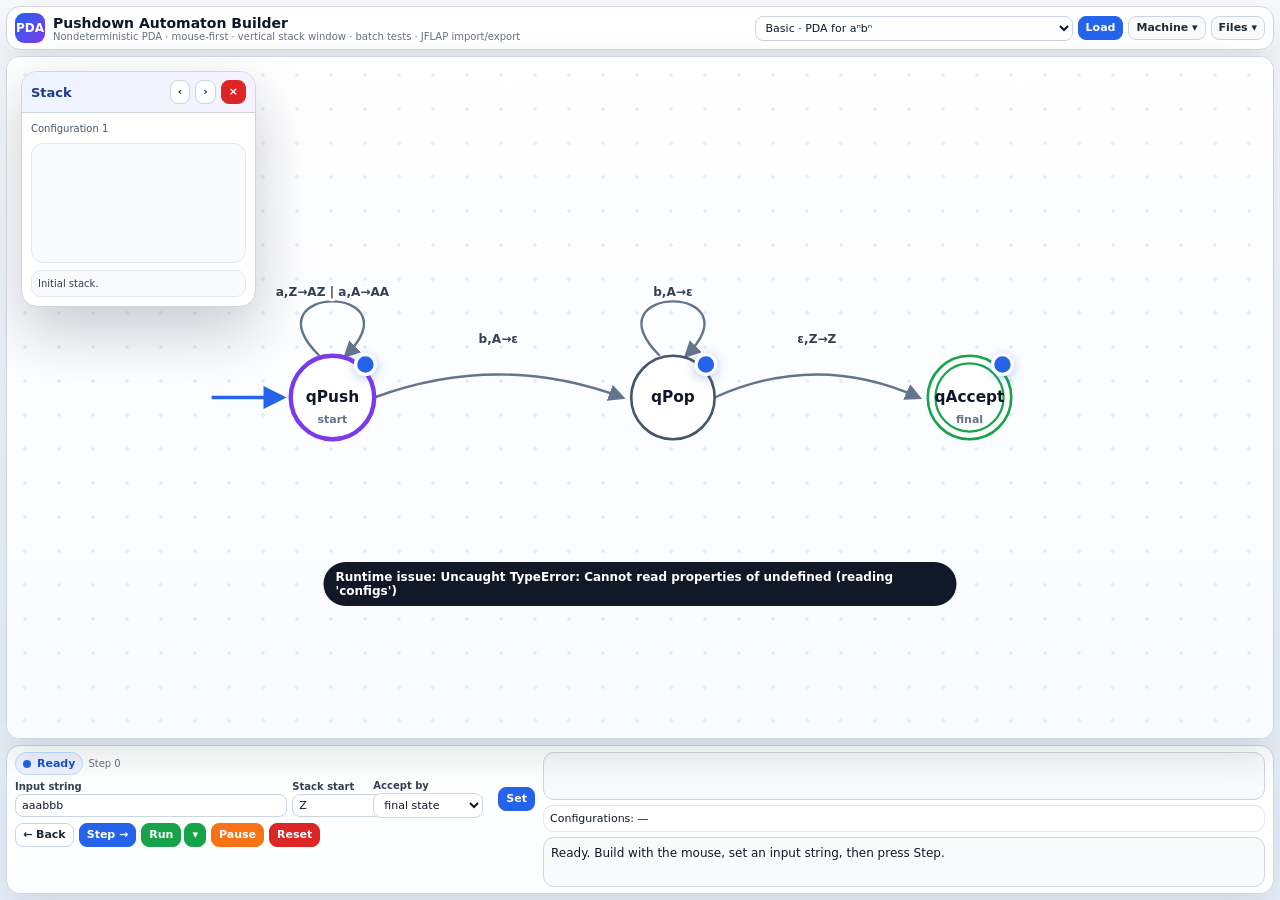
<file: 2026/AutPila.html>
<!DOCTYPE html>
<html lang="en">
<head>
<meta charset="UTF-8" />
<meta name="viewport" content="width=device-width, initial-scale=1.0" />
<title>Canvas-first Pushdown Automaton Builder with Vertical Stack Window</title>
<style>
:root{--bg:#f6f8fb;--panel:#fff;--ink:#101828;--muted:#667085;--line:#d0d5dd;--primary:#2563eb;--accent:#f59e0b;--good:#16a34a;--bad:#dc2626;--purple:#7c3aed;--shadow:0 16px 38px rgba(15,23,42,.12);--radius:14px}
*{box-sizing:border-box}body{margin:0;height:100vh;overflow:hidden;background:linear-gradient(180deg,#f8fafc,#eaf1fb);font-family:Inter,system-ui,-apple-system,Segoe UI,Roboto,Arial,sans-serif;color:var(--ink)}button,input,select,textarea{font:inherit}
.app{height:100vh;display:grid;grid-template-rows:auto 1fr auto;gap:6px;padding:6px}.top,.canvasCard,.bottom{background:rgba(255,255,255,.97);border:1px solid var(--line);border-radius:var(--radius);box-shadow:var(--shadow)}
.top{display:flex;align-items:center;justify-content:space-between;gap:8px;padding:6px 8px;min-height:44px}.brand{display:flex;align-items:center;gap:8px}.logo{width:30px;height:30px;border-radius:9px;background:linear-gradient(135deg,var(--primary),var(--purple));color:#fff;display:grid;place-items:center;font-weight:900;font-size:12px}h1{font-size:14px;margin:0}.sub{font-size:10px;color:var(--muted)}
.row{display:flex;align-items:center;gap:5px;flex-wrap:wrap}.stack{display:flex;flex-direction:column;gap:5px}.grow{flex:1}.btn{border:1px solid #cbd5e1;background:#fff;color:#1f2937;border-radius:8px;padding:5px 7px;cursor:pointer;font-weight:800;font-size:11px;line-height:1.1;white-space:nowrap}.btn:hover{box-shadow:0 4px 12px rgba(15,23,42,.09)}.btn.primary{background:var(--primary);border-color:var(--primary);color:white}.btn.good{background:var(--good);border-color:var(--good);color:white}.btn.warn{background:#f97316;border-color:#f97316;color:white}.btn.bad{background:var(--bad);border-color:var(--bad);color:white}.btn.ghost{background:#f8fafc}
input,select,textarea{border:1px solid #cbd5e1;border-radius:8px;padding:4px 6px;background:#fff;color:#111827;font-size:11px;outline:none}label{font-size:10px;color:#344054;font-weight:800;display:block;margin-bottom:2px}
details.menu{position:relative}details.menu summary{list-style:none}details.menu summary::-webkit-details-marker{display:none}.menuPanel{position:absolute;right:0;top:31px;background:#fff;border:1px solid var(--line);border-radius:12px;box-shadow:var(--shadow);padding:8px;z-index:40;width:275px}.menuPanel textarea{width:100%;height:95px;font-size:10px;border:1px solid var(--line);border-radius:8px;padding:6px;font-family:ui-monospace,Menlo,Consolas,monospace}.hiddenFile{display:none}
.canvasCard{position:relative;overflow:hidden;min-height:0}#graph{width:100%;height:100%;display:block;background:radial-gradient(circle at 18px 18px,rgba(37,99,235,.10) 2px,transparent 2px) 0 0/34px 34px,linear-gradient(180deg,#fff,#f8fbff)}.canvasCard.panning{cursor:grabbing}.canvasCard.selecting{cursor:crosshair}
.stateCircle{fill:white;stroke:#475569;stroke-width:2.4;cursor:grab}.stateCircle.current{stroke:var(--accent);stroke-width:5;filter:drop-shadow(0 0 8px rgba(245,158,11,.55))}.stateCircle.final{stroke:var(--good)}.stateCircle.start{stroke:var(--primary)}.stateCircle.selected{stroke:var(--purple);stroke-width:4}.stateCircle.pieceSelected{fill:#f5f3ff;stroke:var(--purple);stroke-width:4}.stateLabel{font-weight:900;font-size:14px;pointer-events:none;fill:#0f172a}.stateMeta{font-size:10px;pointer-events:none;fill:#64748b;font-weight:750}.handle{fill:var(--primary);stroke:white;stroke-width:3;cursor:crosshair;filter:drop-shadow(0 2px 5px rgba(37,99,235,.35))}
.edge{stroke:#64748b;stroke-width:2.2;fill:none}.edge.active{stroke:var(--accent);stroke-width:4;filter:drop-shadow(0 0 5px rgba(245,158,11,.55))}.edge.selected{stroke:var(--purple);stroke-width:3}.edge.pieceSelected{stroke:var(--purple);stroke-width:4}.edgeLabel{font-size:11px;font-weight:900;fill:#334155;paint-order:stroke;stroke:white;stroke-width:5;stroke-linejoin:round;cursor:pointer}.edgeLabel.active{fill:#b45309;font-size:12px}.startArrow{stroke:var(--primary);stroke-width:3;fill:none}.temp{stroke:var(--purple);stroke-width:3;stroke-dasharray:7 5;fill:none;pointer-events:none}.selectionRect{fill:rgba(124,58,237,.10);stroke:var(--purple);stroke-width:2;stroke-dasharray:7 5;pointer-events:none}
.popover{position:absolute;z-index:50;background:#fff;border:1px solid var(--line);border-radius:13px;box-shadow:var(--shadow);padding:10px;width:min(460px,calc(100% - 22px));display:none}.popover.show{display:block}.popTitle{font-size:13px;font-weight:900}.popSub{font-size:10px;color:var(--muted);margin-bottom:7px}.grid2{display:grid;grid-template-columns:1fr 1fr;gap:7px}.grid3{display:grid;grid-template-columns:1fr 1fr 1fr;gap:7px}.symbolGrid{display:grid;grid-template-columns:repeat(8,1fr);gap:4px}.choice{border:1px solid #cbd5e1;background:#fff;border-radius:8px;padding:5px 2px;font-size:10px;font-weight:900;cursor:pointer}.choice.selected{background:#eef4ff;border-color:#93c5fd;color:#1d4ed8}
.toolPanel{position:absolute;right:12px;top:12px;z-index:35;background:#fff;border:1px solid #d0d5dd;border-radius:16px;box-shadow:0 24px 60px rgba(15,23,42,.22);padding:10px;width:min(560px,calc(100% - 24px));max-height:calc(100% - 24px);overflow:auto;display:none}.toolPanel.show{display:block}.toolPanelTitle{font-weight:900;font-size:14px;margin-bottom:2px}.toolPanelSub{font-size:11px;color:var(--muted);line-height:1.35;margin-bottom:8px}.batchText{width:100%;height:112px;font-family:ui-monospace,Menlo,Consolas,monospace;font-size:11px;resize:vertical}.batchResults{margin-top:8px;max-height:240px;overflow:auto;border:1px solid #e2e8f0;border-radius:12px;background:#f8fafc}.batchResults table{border-spacing:0;width:100%;font-size:11px}.batchResults th{position:sticky;top:0;background:#eef4ff;color:#1e3a8a;text-align:left;padding:6px;border-bottom:1px solid #bfdbfe}.batchResults td{padding:5px 6px;border-bottom:1px solid #e2e8f0;background:#fff}.resultAccept{color:#027a48;font-weight:900}.resultReject,.resultError{color:#b42318;font-weight:900}.resultLimit{color:#7c3aed;font-weight:900}
.bottom{padding:6px 8px;display:grid;grid-template-columns:minmax(360px,520px) 1fr;gap:8px;min-height:142px}.pill{display:inline-flex;align-items:center;gap:6px;border-radius:999px;padding:4px 7px;background:#eef4ff;border:1px solid #bfdbfe;color:#1d4ed8;font-weight:900;font-size:11px}.dot{width:8px;height:8px;border-radius:999px;background:var(--primary)}.dot.run{background:var(--good);animation:pulse 1s infinite}.dot.halt{background:var(--accent)}.dot.err{background:var(--bad)}@keyframes pulse{50%{opacity:.35}}.tiny{font-size:10px;color:var(--muted)}.runSplit{display:grid;grid-template-columns:1fr auto;gap:3px;position:relative}.runSplit details{position:relative}.runSplit summary{list-style:none}.runSplit summary::-webkit-details-marker{display:none}.runSpeedPanel{position:absolute;left:50%;bottom:calc(100% + 6px);transform:translateX(-50%);z-index:40;width:210px;background:#fff;border:1px solid var(--line);border-radius:12px;box-shadow:0 18px 44px rgba(15,23,42,.18);padding:8px}.runSpeedPanel .speed{display:grid;grid-template-columns:1fr 58px;gap:6px;align-items:center}.inputTape{display:flex;align-items:center;gap:4px;overflow:auto;padding:5px;background:#f8fafc;border:1px solid var(--line);border-radius:11px;min-height:48px}.sym{position:relative;min-width:31px;height:31px;border:1px solid #94a3b8;background:#fff;border-radius:8px;display:grid;place-items:center;font-weight:900;font-size:12px;font-family:ui-monospace,Menlo,Consolas,monospace}.sym.head{border-color:var(--accent);background:#fff7ed;box-shadow:0 0 0 3px rgba(245,158,11,.14)}.idx{position:absolute;top:-13px;font-size:8px;color:#64748b;font-weight:700}.explain{font-size:12px;line-height:1.35;background:#f8fafc;border:1px solid var(--line);border-radius:11px;padding:7px;min-height:50px}.configBox{font-size:11px;background:#fff;border:1px solid #e2e8f0;border-radius:10px;padding:6px;max-height:62px;overflow:auto}
.stackWindow{position:absolute;left:14px;top:14px;z-index:34;width:235px;background:#fff;border:1px solid #d0d5dd;border-radius:16px;box-shadow:0 24px 60px rgba(15,23,42,.22);overflow:hidden}
.stackWindow.hidden{display:none}
.stackHeader{display:flex;align-items:center;justify-content:space-between;gap:6px;padding:8px 9px;background:linear-gradient(135deg,#eef4ff,#f5f3ff);border-bottom:1px solid #d0d5dd;cursor:move}
.stackTitle{font-weight:900;font-size:13px;color:#1e3a8a}
.stackBody{padding:9px}
.stackMeta{font-size:10px;color:#475467;line-height:1.35;margin-bottom:7px}
.stackControls{display:flex;align-items:center;justify-content:space-between;gap:5px;margin-bottom:7px}
.verticalStack{display:flex;flex-direction:column;align-items:center;gap:4px;min-height:120px;max-height:255px;overflow:auto;padding:8px;background:#f8fafc;border:1px solid #e2e8f0;border-radius:12px}
.stackTopLabel,.stackBottomLabel{font-size:9px;font-weight:900;color:#7c3aed;text-transform:uppercase;letter-spacing:.04em}
.stackCell{width:74px;min-height:28px;border:1px solid #94a3b8;background:#fff;border-radius:8px;display:grid;place-items:center;font-family:ui-monospace,Menlo,Consolas,monospace;font-weight:900;font-size:13px;box-shadow:0 2px 5px rgba(15,23,42,.06)}
.stackCell.top{border-color:#f59e0b;background:#fff7ed;box-shadow:0 0 0 3px rgba(245,158,11,.14)}
.stackCell.empty{border-style:dashed;color:#667085;background:#f8fafc}
.stackOp{margin-top:7px;font-size:10px;line-height:1.35;color:#344054;background:#f8fafc;border:1px solid #e2e8f0;border-radius:10px;padding:6px}

.toast{position:absolute;left:50%;bottom:132px;transform:translateX(-50%) translateY(20px);background:#111827;color:white;border-radius:999px;padding:8px 12px;font-size:12px;font-weight:800;opacity:0;pointer-events:none;transition:.18s;z-index:100}.toast.show{opacity:1;transform:translateX(-50%) translateY(0)}
@media(max-width:900px){body{overflow:auto}.app{height:auto;min-height:100vh}.canvasCard{min-height:560px}.bottom{grid-template-columns:1fr}.top{flex-wrap:wrap}.menuPanel{left:0;right:auto}}
</style>
</head>
<body>
<div class="app">
<header class="top">
  <div class="brand"><div class="logo">PDA</div><div><h1>Pushdown Automaton Builder</h1><div class="sub">Nondeterministic PDA · mouse-first · vertical stack window · batch tests · JFLAP import/export</div></div></div>
  <div class="row">
    <select id="presetSelect"></select><button class="btn primary" id="loadPresetBtn">Load</button>
    <details class="menu"><summary class="btn ghost">Machine ▾</summary><div class="menuPanel stack">
      <button class="btn ghost" id="newBtn">New machine</button><button class="btn ghost" id="autoLayoutBtn">Auto layout</button>
      <button class="btn ghost" id="selectPieceBtn">Select piece</button>
      <div class="row"><button class="btn" id="copyPieceBtn">Copy piece</button><button class="btn" id="pastePieceBtn">Paste piece</button><button class="btn" id="clearSelectionBtn">Clear selection</button></div>
      <button class="btn ghost" id="batchTestBtn">Batch testing</button>
      <button class="btn ghost" id="showStackBtn">Show stack window</button>
    </div></details>
    <details class="menu"><summary class="btn ghost">Files ▾</summary><div class="menuPanel stack">
      <div class="row"><button class="btn" id="exportJsonBtn">Export JSON</button><button class="btn" id="importJsonBtn">Import JSON</button></div>
      <div class="row"><button class="btn" id="importJffBtn">Import JFLAP</button><button class="btn" id="exportJffBtn">Export JFLAP</button></div>
      <button class="btn" id="downloadHtmlBtn">Download this HTML</button><input class="hiddenFile" type="file" id="jffFileInput" accept=".jff,.xml,application/xml,text/xml"/><textarea id="jsonArea" placeholder="JSON import/export area"></textarea>
    </div></details>
  </div>
</header>

<section class="canvasCard" id="canvasCard">
  <svg id="graph" viewBox="0 0 1000 620" preserveAspectRatio="xMidYMid meet">
    <defs><marker id="arrow" viewBox="0 0 10 10" refX="8" refY="5" markerWidth="7" markerHeight="7" orient="auto-start-reverse"><path d="M0 0 L10 5 L0 10 z" fill="#64748b"/></marker><marker id="arrowActive" viewBox="0 0 10 10" refX="8" refY="5" markerWidth="8" markerHeight="8" orient="auto-start-reverse"><path d="M0 0 L10 5 L0 10 z" fill="#f59e0b"/></marker><marker id="arrowPrimary" viewBox="0 0 10 10" refX="8" refY="5" markerWidth="7" markerHeight="7" orient="auto-start-reverse"><path d="M0 0 L10 5 L0 10 z" fill="#2563eb"/></marker></defs>
    <g id="edgeLayer"></g><path id="tempLine" class="temp" style="display:none"></path><rect id="selectionRect" class="selectionRect" style="display:none"></rect><g id="stateLayer"></g>
  </svg>
  <div class="popover" id="statePopover"><div class="popTitle" id="stateTitle">State</div><div class="popSub">Double-click a state to toggle final.</div><div class="grid2"><div><label>Name</label><input id="stateNameInput"/></div><div><label>Type</label><select id="stateTypeSelect"><option value="normal">normal</option><option value="final">final / accepting</option></select></div></div><div class="row" style="margin-top:9px"><button class="btn primary" id="saveStateBtn">Save</button><button class="btn" id="setStartBtn">Set start</button><button class="btn bad" id="deleteStateBtn">Delete</button><button class="btn ghost" id="closeStatePopoverBtn">Close</button></div></div>
  <div class="popover" id="transitionPopover"><div class="popTitle" id="transitionTitle">Transition</div><div class="popSub">Label format: read, pop → push. Use ε for no input/no pop/no push. Push string leftmost symbol becomes top.</div><div class="grid3"><div><label>Read</label><input id="editRead" placeholder="a or ε"/></div><div><label>Pop</label><input id="editPop" placeholder="Z or ε"/></div><div><label>Push</label><input id="editPush" placeholder="AZ or ε"/></div></div><div style="margin-top:7px"><label>Common symbols</label><div class="symbolGrid" id="symbolGrid"></div></div><div class="row" style="margin-top:9px"><button class="btn primary" id="saveTransitionBtn">Done</button><button class="btn bad" id="deleteTransitionBtn">Delete</button><button class="btn ghost" id="closeTransitionPopoverBtn">Close</button></div></div>
  <div class="toolPanel" id="batchPanel"><div class="toolPanelTitle">Batch testing</div><div class="toolPanelSub">One input per line. Use <b>ε</b> for the empty string. The batch runner explores nondeterministic configurations up to the limit.</div><label>Inputs</label><textarea id="batchInput" class="batchText" spellcheck="false">ε
ab
aabb
aaabbb
abb
aaabb</textarea><div class="row" style="margin-top:8px"><div style="width:120px"><label>Max steps</label><input id="batchMaxSteps" type="number" min="1" value="1000"/></div><button class="btn primary" id="runBatchBtn">Run batch</button><button class="btn ghost" id="fillBatchBtn">Use current input</button><button class="btn ghost" id="closeBatchBtn">Close</button></div><div class="batchResults" id="batchResults"><div class="toolPanelSub" style="padding:8px">Run batch tests to see Accept/Reject, steps and surviving configurations.</div></div></div>

  <div class="stackWindow" id="stackWindow">
    <div class="stackHeader" id="stackHeader">
      <div class="stackTitle">Stack</div>
      <div class="row">
        <button class="btn" id="prevConfigBtn" title="Previous configuration">‹</button>
        <button class="btn" id="nextConfigBtn" title="Next configuration">›</button>
        <button class="btn bad" id="closeStackBtn" title="Hide stack window">×</button>
      </div>
    </div>
    <div class="stackBody">
      <div class="stackMeta" id="stackMeta">Configuration 1</div>
      <div class="verticalStack" id="verticalStack"></div>
      <div class="stackOp" id="stackOperation">Initial stack.</div>
    </div>
  </div>

  <div class="toast" id="toast"></div>
</section>

<footer class="bottom">
  <section class="stack"><div class="row"><span class="pill"><span class="dot" id="runDot"></span><span id="statusText">Ready</span></span><span class="tiny" id="stepCounter">Step 0</span></div><div class="row"><div class="grow"><label>Input string</label><input id="inputString" style="width:100%" placeholder="e.g. aaabbb"/></div><div style="width:76px"><label>Stack start</label><input id="stackStartInput" value="Z"/></div><div style="width:120px"><label>Accept by</label><select id="acceptMode"><option value="final">final state</option><option value="empty">empty stack</option><option value="both">final + empty</option></select></div><button class="btn primary" id="setInputBtn">Set</button></div><div class="row"><button class="btn" id="backBtn">← Back</button><button class="btn primary" id="stepBtn">Step →</button><div class="runSplit"><button class="btn good" id="runBtn">Run</button><details><summary class="btn good">▾</summary><div class="runSpeedPanel"><label>Run speed</label><div class="speed"><input id="speedSlider" type="range" min="100" max="1400" value="650" step="50"/><span class="tiny" id="speedLabel">650 ms</span></div></div></details></div><button class="btn warn" id="pauseBtn">Pause</button><button class="btn bad" id="resetBtn">Reset</button></div></section>
  <section class="stack"><div class="inputTape" id="inputTape"></div><div class="configBox" id="configBox">Configurations: —</div><div class="explain" id="explanation">Ready. Build with the mouse, set an input string, then press Step.</div></section>
</footer>
</div>

<script>
(()=>{'use strict';
const $=id=>document.getElementById(id),NS='http://www.w3.org/2000/svg',EPS='ε';
const svg=$('graph'),stateLayer=$('stateLayer'),edgeLayer=$('edgeLayer'),tempLine=$('tempLine'),selRect=$('selectionRect'),canvasCard=$('canvasCard');
const radius=38,baseView={x:0,y:0,w:1000,h:620};let view={...baseView},uidCount=0,machine,run,timer=null,selectedStateId=null,selectedTransitionId=null,stateDrag=null,connectDrag=null,panDrag=null,selectMode=false,selectDrag=null,selectedPiece={states:new Set(),transitions:new Set()},clipboardPiece=null,selectedConfigIndex=0,stackWindowDrag=null;
function uid(p='id'){return p+(++uidCount)+'_'+Math.random().toString(36).slice(2,7)}function st(name,x,y,f={}){return{id:uid('s'),name,x,y,start:!!f.start,final:!!f.final}}function tr(from,read,pop,push,to){return{id:uid('t'),from,read:norm(read),pop:norm(pop),push:norm(push),to}}function clone(o){return JSON.parse(JSON.stringify(o))}function norm(x){x=(x??EPS).trim();return x===''||/^epsilon$/i.test(x)?EPS:x}function toast(m){const t=$('toast');t.textContent=m;t.classList.add('show');clearTimeout(toast.t);toast.t=setTimeout(()=>t.classList.remove('show'),2000)}
const presetGroups=[
{label:'Basic PDA examples',items:[
['anbn',{name:'Basic · PDA for aⁿbⁿ',input:'aaabbb',stackStart:'Z',acceptMode:'final',states:[st('qPush',220,310,{start:true}),st('qPop',530,310,{}),st('qAccept',800,310,{final:true})],transitions:[tr('qPush','a','Z','AZ','qPush'),tr('qPush','a','A','AA','qPush'),tr('qPush','b','A',EPS,'qPop'),tr('qPop','b','A',EPS,'qPop'),tr('qPop',EPS,'Z','Z','qAccept')]}],
['balanced',{name:'Basic · Balanced parentheses',input:'(()())',stackStart:'Z',acceptMode:'final',states:[st('q',250,310,{start:true}),st('qAccept',720,310,{final:true})],transitions:[tr('q','(','Z','PZ','q'),tr('q','(','P','PP','q'),tr('q',')','P',EPS,'q'),tr('q',EPS,'Z','Z','qAccept')]}],
['emptyStackAnBn',{name:'Basic · aⁿbⁿ accepting by empty stack',input:'aabb',stackStart:'Z',acceptMode:'empty',states:[st('qPush',230,310,{start:true}),st('qPop',560,310,{})],transitions:[tr('qPush','a','Z','AZ','qPush'),tr('qPush','a','A','AA','qPush'),tr('qPush','b','A',EPS,'qPop'),tr('qPop','b','A',EPS,'qPop'),tr('qPop',EPS,'Z',EPS,'qPop')]}]
]},
{label:'Intermediate PDA examples',items:[
['palEven',{name:'Intermediate · Even palindrome wcwᵀ over {0,1}',input:'011c110',stackStart:'Z',acceptMode:'final',states:[st('qPush',150,310,{start:true}),st('qPop',480,310,{}),st('qAccept',800,310,{final:true})],transitions:[tr('qPush','0','Z','0Z','qPush'),tr('qPush','1','Z','1Z','qPush'),tr('qPush','0','0','00','qPush'),tr('qPush','1','0','10','qPush'),tr('qPush','0','1','01','qPush'),tr('qPush','1','1','11','qPush'),tr('qPush','c','Z','Z','qPop'),tr('qPush','c','0','0','qPop'),tr('qPush','c','1','1','qPop'),tr('qPop','0','0',EPS,'qPop'),tr('qPop','1','1',EPS,'qPop'),tr('qPop',EPS,'Z','Z','qAccept')]}],
['moreAthanB',{name:'Intermediate · More a than b',input:'aaabb',stackStart:'Z',acceptMode:'final',states:[st('q',240,310,{start:true}),st('qAccept',710,310,{final:true})],transitions:[tr('q','a','Z','AZ','q'),tr('q','a','A','AA','q'),tr('q','b','A',EPS,'q'),tr('q',EPS,'A','A','qAccept')]}],
['zeroOne',{name:'Intermediate · 0ⁿ1ⁿ using stack symbols',input:'000111',stackStart:'Z',acceptMode:'final',states:[st('q0',200,310,{start:true}),st('q1',520,310,{}),st('qf',800,310,{final:true})],transitions:[tr('q0','0','Z','XZ','q0'),tr('q0','0','X','XX','q0'),tr('q0','1','X',EPS,'q1'),tr('q1','1','X',EPS,'q1'),tr('q1',EPS,'Z','Z','qf')]}]
]},
{label:'Advanced PDA examples',items:[
['wwr',{name:'Advanced · wwᴿ over {0,1}',input:'0110',stackStart:'Z',acceptMode:'final',states:[st('qPush',170,310,{start:true}),st('qPop',520,310,{}),st('qAccept',820,310,{final:true})],transitions:[tr('qPush','0','Z','0Z','qPush'),tr('qPush','1','Z','1Z','qPush'),tr('qPush','0','0','00','qPush'),tr('qPush','1','0','10','qPush'),tr('qPush','0','1','01','qPush'),tr('qPush','1','1','11','qPush'),tr('qPush',EPS,'Z','Z','qPop'),tr('qPush',EPS,'0','0','qPop'),tr('qPush',EPS,'1','1','qPop'),tr('qPop','0','0',EPS,'qPop'),tr('qPop','1','1',EPS,'qPop'),tr('qPop',EPS,'Z','Z','qAccept')]}],
['ambncmn',{name:'Advanced · aᵐbⁿcⁿ',input:'aabbbccc',stackStart:'Z',acceptMode:'final',states:[st('qA',150,310,{start:true}),st('qB',390,310,{}),st('qC',620,310,{}),st('qf',830,310,{final:true})],transitions:[tr('qA','a','Z','Z','qA'),tr('qA','b','Z','BZ','qB'),tr('qB','b','B','BB','qB'),tr('qB','c','B',EPS,'qC'),tr('qC','c','B',EPS,'qC'),tr('qC',EPS,'Z','Z','qf')]}],
['nondetUnion',{name:'Advanced · Nondet union: aⁿbⁿ or aⁿcⁿ',input:'aaacc',stackStart:'Z',acceptMode:'final',states:[st('q0',130,310,{start:true}),st('qB',380,210,{}),st('qC',380,420,{}),st('qf',760,310,{final:true})],transitions:[tr('q0',EPS,'Z','Z','qB'),tr('q0',EPS,'Z','Z','qC'),tr('qB','a','Z','AZ','qB'),tr('qB','a','A','AA','qB'),tr('qB','b','A',EPS,'qB'),tr('qB',EPS,'Z','Z','qf'),tr('qC','a','Z','AZ','qC'),tr('qC','a','A','AA','qC'),tr('qC','c','A',EPS,'qC'),tr('qC',EPS,'Z','Z','qf')]}]
]}];const presets={};presetGroups.forEach(g=>g.items.forEach(([k,v])=>presets[k]=v));
function init(){const sel=$('presetSelect');presetGroups.forEach(g=>{const og=document.createElement('optgroup');og.label=g.label;g.items.forEach(([k,p])=>{const o=document.createElement('option');o.value=k;o.textContent=p.name;og.appendChild(o)});sel.appendChild(og)});bind();loadPreset('anbn')}
function normalize(m){m=clone(m||{});const states=(m.states||[]).map((s,i)=>({id:s.id||uid('s'),name:s.name||'q'+i,x:+s.x||200+i*120,y:+s.y||300,start:!!s.start,final:!!s.final}));if(states.length&&!states.some(s=>s.start))states[0].start=true;return{name:m.name||'PDA',input:m.input||'',stackStart:m.stackStart||'Z',acceptMode:m.acceptMode||'final',states,transitions:(m.transitions||[]).map(t=>({id:t.id||uid('t'),from:t.from,to:t.to,read:norm(t.read),pop:norm(t.pop),push:norm(t.push)}))}}
function loadMachine(m){machine=normalize(m);$('inputString').value=machine.input;$('stackStartInput').value=machine.stackStart;$('acceptMode').value=machine.acceptMode;selectedStateId=machine.states[0]?.id||null;clearPiece();resetRun(false);hidePopovers();applyViewBox();updateAll()}
function loadPreset(k){loadMachine(presets[k])}
function bind(){
$('loadPresetBtn').onclick=()=>loadPreset($('presetSelect').value);$('newBtn').onclick=()=>newMachine();$('autoLayoutBtn').onclick=autoLayout;$('selectPieceBtn').onclick=toggleSelectMode;$('copyPieceBtn').onclick=copyPiece;$('pastePieceBtn').onclick=pastePiece;$('clearSelectionBtn').onclick=clearPiece;$('batchTestBtn').onclick=showBatchPanel;$('showStackBtn').onclick=()=>{$('stackWindow').classList.remove('hidden');renderStackWindow();};
$('exportJsonBtn').onclick=exportJSON;$('importJsonBtn').onclick=importJSON;$('importJffBtn').onclick=()=>{$('jffFileInput').value='';$('jffFileInput').click()};$('jffFileInput').onchange=importJFLAPFile;$('exportJffBtn').onclick=exportJFLAP;$('downloadHtmlBtn').onclick=downloadSelf;
$('setInputBtn').onclick=()=>{machine.input=$('inputString').value;machine.stackStart=$('stackStartInput').value||'Z';machine.acceptMode=$('acceptMode').value;resetRun(true);updateAll()};$('stepBtn').onclick=stepRun;$('backBtn').onclick=backRun;$('runBtn').onclick=startRun;$('pauseBtn').onclick=pauseRun;$('resetBtn').onclick=()=>{pauseRun();resetRun(true);updateAll()};$('speedSlider').oninput=()=>{$('speedLabel').textContent=$('speedSlider').value+' ms';if(timer){pauseRun();startRun()}};
$('saveStateBtn').onclick=saveState;$('setStartBtn').onclick=()=>{setStart(selectedStateId);hidePopovers()};$('deleteStateBtn').onclick=deleteState;$('closeStatePopoverBtn').onclick=hidePopovers;$('saveTransitionBtn').onclick=saveTransition;$('deleteTransitionBtn').onclick=deleteTransition;$('closeTransitionPopoverBtn').onclick=hidePopovers;['editRead','editPop','editPush'].forEach(id=>$(id).oninput=liveTransition);
$('runBatchBtn').onclick=runBatchTests;$('closeBatchBtn').onclick=hideBatchPanel;$('fillBatchBtn').onclick=()=>{$('batchInput').value=$('inputString').value||machine.input||EPS};$('prevConfigBtn').onclick=()=>{selectedConfigIndex=Math.max(0,selectedConfigIndex-1);renderStackWindow();};$('nextConfigBtn').onclick=()=>{selectedConfigIndex=Math.min((run?.configs?.length||1)-1,selectedConfigIndex+1);renderStackWindow();};$('closeStackBtn').onclick=()=>$('stackWindow').classList.add('hidden');$('stackHeader').addEventListener('pointerdown',startStackWindowDrag);window.addEventListener('pointermove',dragStackWindow);window.addEventListener('pointerup',()=>stackWindowDrag=null);
svg.addEventListener('wheel',onWheel,{passive:false});svg.addEventListener('pointerdown',onSvgDown);svg.addEventListener('pointermove',onPointerMove);svg.addEventListener('pointerup',onPointerUp);svg.addEventListener('pointerleave',onPointerUp);svg.addEventListener('dblclick',onDblClick);
window.addEventListener('keydown',e=>{if(e.key==='s'||e.key==='S'){if(!e.ctrlKey&&!e.metaKey)toggleSelectMode()}if((e.ctrlKey||e.metaKey)&&e.key.toLowerCase()==='c'){copyPiece();e.preventDefault()}if((e.ctrlKey||e.metaKey)&&e.key.toLowerCase()==='v'){pastePiece();e.preventDefault()}if(e.key==='Escape'){selectMode=false;canvasCard.classList.remove('selecting');selRect.style.display='none'}});
}
function stateById(id){return machine.states.find(s=>s.id===id)}function stateByName(n){return machine.states.find(s=>s.name===n)}function transById(id){return machine.transitions.find(t=>t.id===id)}function uniqueName(){let i=machine.states.length,n='q'+i;while(machine.states.some(s=>s.name===n)){i++;n='q'+i}return n}
function newMachine(){loadMachine({input:'',stackStart:'Z',acceptMode:'final',states:[st('q0',300,310,{start:true}),st('qf',700,310,{final:true})],transitions:[]})}
function svgPt(e){const p=svg.createSVGPoint();p.x=e.clientX;p.y=e.clientY;return p.matrixTransform(svg.getScreenCTM().inverse())}function applyViewBox(){svg.setAttribute('viewBox',`${view.x} ${view.y} ${view.w} ${view.h}`)}
function onWheel(e){e.preventDefault();const p=svgPt(e),scale=e.deltaY<0?.9:1.1;view.x=p.x-(p.x-view.x)*scale;view.y=p.y-(p.y-view.y)*scale;view.w*=scale;view.h*=scale;applyViewBox()}
function onSvgDown(e){if(e.target!==svg)return;hidePopovers();const p=svgPt(e);if(selectMode){selectDrag={x0:p.x,y0:p.y,x1:p.x,y1:p.y};selRect.style.display='block';updateSelectionRect();return}panDrag={x:p.x,y:p.y,vx:view.x,vy:view.y};canvasCard.classList.add('panning')}
function onDblClick(e){if(e.target!==svg)return;const p=svgPt(e),s=st(uniqueName(),p.x,p.y,{});if(!machine.states.length)s.start=true;machine.states.push(s);selectedStateId=s.id;resetRun(false);updateAll();showStatePopover(s,e.clientX,e.clientY)}
function onStateDown(e,id){e.stopPropagation();const p=svgPt(e),s=stateById(id);stateDrag={id,dx:p.x-s.x,dy:p.y-s.y,moved:false};selectedStateId=id;selectedTransitionId=null;hidePopovers();updateAll(false)}
function onHandleDown(e,id){e.stopPropagation();const s=stateById(id),p=svgPt(e);connectDrag={source:id,startX:s.x,startY:s.y,x:p.x,y:p.y};tempLine.style.display='block';tempLine.setAttribute('d',`M ${s.x} ${s.y} L ${p.x} ${p.y}`)}
function eventStateId(e){let el=e.target;while(el&&el!==svg){if(el.dataset&&el.dataset.stateId)return el.dataset.stateId;el=el.parentNode}return null}
function onPointerMove(e){const p=svgPt(e);if(panDrag){view.x=panDrag.vx-(p.x-panDrag.x);view.y=panDrag.vy-(p.y-panDrag.y);applyViewBox()}if(selectDrag){selectDrag.x1=p.x;selectDrag.y1=p.y;updateSelectionRect()}if(stateDrag){const s=stateById(stateDrag.id);s.x=p.x-stateDrag.dx;s.y=p.y-stateDrag.dy;stateDrag.moved=true;updateGraph()}if(connectDrag){connectDrag.x=p.x;connectDrag.y=p.y;tempLine.setAttribute('d',`M ${connectDrag.startX} ${connectDrag.startY} L ${p.x} ${p.y}`)}}
function onPointerUp(e){if(panDrag){panDrag=null;canvasCard.classList.remove('panning')}if(selectDrag){finishSelection();selectDrag=null;selRect.style.display='none'}if(connectDrag){tempLine.style.display='none';const target=eventStateId(e),source=connectDrag.source;connectDrag=null;if(target)createTransition(source,target,e.clientX,e.clientY)}if(stateDrag){const s=stateById(stateDrag.id),m=stateDrag.moved;stateDrag=null;if(s&&!m)showStatePopover(s,e.clientX,e.clientY);updateAll()}}
function updateSelectionRect(){const x=Math.min(selectDrag.x0,selectDrag.x1),y=Math.min(selectDrag.y0,selectDrag.y1),w=Math.abs(selectDrag.x1-selectDrag.x0),h=Math.abs(selectDrag.y1-selectDrag.y0);selRect.setAttribute('x',x);selRect.setAttribute('y',y);selRect.setAttribute('width',w);selRect.setAttribute('height',h)}
function finishSelection(){const x1=Math.min(selectDrag.x0,selectDrag.x1),x2=Math.max(selectDrag.x0,selectDrag.x1),y1=Math.min(selectDrag.y0,selectDrag.y1),y2=Math.max(selectDrag.y0,selectDrag.y1);selectedPiece.states.clear();selectedPiece.transitions.clear();machine.states.forEach(s=>{if(s.x>=x1&&s.x<=x2&&s.y>=y1&&s.y<=y2)selectedPiece.states.add(s.id)});const names=new Set([...selectedPiece.states].map(id=>stateById(id)?.name));machine.transitions.forEach(t=>{if(names.has(t.from)&&names.has(t.to))selectedPiece.transitions.add(t.id)});updateAll(false);toast(`${selectedPiece.states.size} state(s), ${selectedPiece.transitions.size} transition(s) selected`)}
function toggleSelectMode(){selectMode=!selectMode;canvasCard.classList.toggle('selecting',selectMode);toast(selectMode?'Selection mode on':'Selection mode off')}function clearPiece(){selectedPiece={states:new Set(),transitions:new Set()};updateAll(false)}
function copyPiece(){if(!selectedPiece.states.size)return toast('Select a piece first');const names=new Set([...selectedPiece.states].map(id=>stateById(id).name));clipboardPiece={states:machine.states.filter(s=>selectedPiece.states.has(s.id)).map(clone),transitions:machine.transitions.filter(t=>names.has(t.from)&&names.has(t.to)).map(clone)};toast('Piece copied')}
function pastePiece(){if(!clipboardPiece)return toast('No copied piece');const nameMap=new Map();clipboardPiece.states.forEach(s=>{let base=s.name+'_copy',name=base,i=1;while(machine.states.some(x=>x.name===name)){name=base+i++}const ns={...clone(s),id:uid('s'),name,x:s.x+80,y:s.y+60,start:false};machine.states.push(ns);nameMap.set(s.name,name)});clipboardPiece.transitions.forEach(t=>machine.transitions.push({...clone(t),id:uid('t'),from:nameMap.get(t.from),to:nameMap.get(t.to)}));clearPiece();resetRun(false);updateAll();toast('Piece pasted')}
function createTransition(sourceId,targetId,cx,cy){const from=stateById(sourceId),to=stateById(targetId);const t=tr(from.name,EPS,EPS,EPS,to.name);machine.transitions.push(t);selectedTransitionId=t.id;resetRun(false);updateAll();showTransitionPopover(t,cx,cy)}
function setStart(id){const s=stateById(id);if(!s)return;machine.states.forEach(x=>x.start=x.id===id);resetRun(true);updateAll();toast('Start state set')}
function saveState(){const s=stateById(selectedStateId);if(!s)return;const name=$('stateNameInput').value.trim();if(!name)return toast('Name required');if(machine.states.some(x=>x.id!==s.id&&x.name===name))return toast('Name exists');const old=s.name;s.name=name;s.final=$('stateTypeSelect').value==='final';machine.transitions.forEach(t=>{if(t.from===old)t.from=name;if(t.to===old)t.to=name});resetRun(false);updateAll()}function deleteState(){const s=stateById(selectedStateId);if(!s)return;machine.states=machine.states.filter(x=>x.id!==s.id);machine.transitions=machine.transitions.filter(t=>t.from!==s.name&&t.to!==s.name);if(!machine.states.some(x=>x.start)&&machine.states[0])machine.states[0].start=true;hidePopovers();resetRun(true);updateAll()}
function liveTransition(){const t=transById(selectedTransitionId);if(t){t.read=norm($('editRead').value);t.pop=norm($('editPop').value);t.push=norm($('editPush').value);resetRun(false);updateAll(false)}}
function saveTransition(){liveTransition();hidePopovers()}function deleteTransition(){machine.transitions=machine.transitions.filter(t=>t.id!==selectedTransitionId);selectedTransitionId=null;hidePopovers();resetRun(false);updateAll()}
function showStatePopover(s,cx,cy){selectedStateId=s.id;selectedTransitionId=null;$('stateTitle').textContent='State '+s.name;$('stateNameInput').value=s.name;$('stateTypeSelect').value=s.final?'final':'normal';place($('statePopover'),cx,cy);$('statePopover').classList.add('show')}
function showTransitionPopover(t,cx,cy){selectedTransitionId=t.id;selectedStateId=null;$('transitionTitle').textContent='Transition '+t.from+' → '+t.to;$('editRead').value=t.read;$('editPop').value=t.pop;$('editPush').value=t.push;renderSymbols();place($('transitionPopover'),cx,cy);$('transitionPopover').classList.add('show')}
function hidePopovers(){$('statePopover').classList.remove('show');$('transitionPopover').classList.remove('show')}function place(pop,cx,cy){const r=canvasCard.getBoundingClientRect(),w=Math.min(460,r.width-24);pop.style.width=w+'px';pop.style.left=Math.max(12,Math.min(cx-r.left+12,r.width-w-12))+'px';pop.style.top=Math.max(12,Math.min(cy-r.top+12,r.height-230))+'px'}
function renderSymbols(){const g=$('symbolGrid');g.innerHTML='';const syms=[EPS,'0','1','a','b','c','Z','A','B','P','X',...new Set(machine.transitions.flatMap(t=>[t.read,t.pop,t.push]).join('').split(''))];[...new Set(syms.filter(Boolean))].forEach(sym=>{const b=document.createElement('button');b.className='choice';b.textContent=sym;b.onclick=()=>{$('editRead').value=sym;liveTransition();renderSymbols()};g.appendChild(b)})}
function resetRun(msg){const start=machine.states.find(s=>s.start)||machine.states[0];const stack=[...($('stackStartInput').value||machine.stackStart||'Z')].reverse();selectedConfigIndex=0;run={configs:start?[{state:start.name,pos:0,stack,lastOp:'Initial stack: '+stackText(stack)}]:[],status:'ready',step:0,lastTransitionIds:[],history:[],explanation:msg?'Machine reset. Press Step to begin.':'Ready. Press Step to begin.'};updateAcceptStatus()}
function stackTop(stack){return stack.length?stack[stack.length-1]:EPS}function stackText(stack){return stack.slice().reverse().join('')||EPS}
function isAccepting(c){const mode=$('acceptMode').value||machine.acceptMode||'final',state=stateByName(c.state),done=c.pos>=($('inputString').value||'').length,final=!!state?.final,empty=c.stack.length===0;return done&&((mode==='final'&&final)||(mode==='empty'&&empty)||(mode==='both'&&final&&empty))}
function updateAcceptStatus(){if(run.configs.some(isAccepting))run.status='accept';else if(!run.configs.length)run.status='reject';else run.status='ready'}
function applicable(c,t,input){if(t.from!==c.state)return false;if(t.read!==EPS&&(c.pos>=input.length||input[c.pos]!==t.read))return false;if(t.pop!==EPS&&stackTop(c.stack)!==t.pop)return false;return true}
function applyTrans(c,t){const before=stackText(c.stack);const nc={state:t.to,pos:c.pos+(t.read===EPS?0:1),stack:c.stack.slice()};if(t.pop!==EPS)nc.stack.pop();if(t.push!==EPS){[...t.push].reverse().forEach(ch=>nc.stack.push(ch))}const after=stackText(nc.stack);nc.lastOp=`Used ${t.from} -- ${t.read}, ${t.pop} → ${t.push} -- ${t.to}. Stack: ${before} → ${after}.`;return nc}
function configKey(c){return c.state+'|'+c.pos+'|'+c.stack.join('')}
function stepRun(){if(['accept','reject','error'].includes(run.status)){updateAll();return}const input=$('inputString').value||'';run.history.push(cloneRun());let next=[],used=[];const seen=new Set();run.configs.forEach(c=>machine.transitions.forEach(t=>{if(applicable(c,t,input)){const nc=applyTrans(c,t);const k=configKey(nc);if(!seen.has(k)){seen.add(k);next.push(nc)}used.push(t.id)}}));run.configs=next.slice(0,250);selectedConfigIndex=Math.min(selectedConfigIndex,Math.max(0,run.configs.length-1));run.lastTransitionIds=used;run.step++;run.explanation=used.length?`Expanded ${used.length} applicable transition(s). Now ${run.configs.length} configuration(s) remain.`:'No applicable transition. The PDA rejects.';if(next.length>250)run.explanation+=' Configuration cap reached; extra branches were truncated.';updateAcceptStatus();updateAll();if(['accept','reject'].includes(run.status))pauseRun()}
function cloneRun(){return{configs:clone(run.configs),status:run.status,step:run.step,lastTransitionIds:[...run.lastTransitionIds],explanation:run.explanation}}function restoreRun(r){run={...r,history:run.history,configs:clone(r.configs),lastTransitionIds:r.lastTransitionIds||[]}}
function backRun(){if(!run.history.length)return toast('No previous step');restoreRun(run.history.pop());updateAll()}function startRun(){if(timer)return;run.status='running';updateAll(false);timer=setInterval(stepRun,parseInt($('speedSlider').value,10))}function pauseRun(){if(timer){clearInterval(timer);timer=null}if(run?.status==='running')run.status='ready';updateAll(false)}
function updateAll(exp=true){updateGraph();renderInput();renderStackWindow();updateStatus(exp);machine.input=$('inputString').value;machine.stackStart=$('stackStartInput').value;machine.acceptMode=$('acceptMode').value;try{localStorage.setItem('pdaBuilder',JSON.stringify(machine))}catch(e){}}
function updateGraph(){edgeLayer.innerHTML='';stateLayer.innerHTML='';drawStart();drawEdges();machine.states.forEach(drawState)}
function drawStart(){const s=machine.states.find(x=>x.start);if(!s)return;const p=document.createElementNS(NS,'path');p.setAttribute('d',`M ${s.x-110} ${s.y} L ${s.x-radius-8} ${s.y}`);p.setAttribute('class','startArrow');p.setAttribute('marker-end','url(#arrowPrimary)');edgeLayer.appendChild(p)}
function groups(){const m=new Map();machine.transitions.forEach(t=>{const k=t.from+'→'+t.to;if(!m.has(k))m.set(k,[]);m.get(k).push(t)});return[...m.values()]}
function drawEdges(){groups().forEach(list=>{const a=stateByName(list[0].from),b=stateByName(list[0].to);if(!a||!b)return;const active=list.some(t=>run?.lastTransitionIds?.includes(t.id)),sel=list.some(t=>t.id===selectedTransitionId),piece=list.some(t=>selectedPiece.transitions.has(t.id));let d,lx,ly;if(a.name===b.name){d=`M ${a.x-12} ${a.y-radius} C ${a.x-78} ${a.y-104}, ${a.x+78} ${a.y-104}, ${a.x+12} ${a.y-radius}`;lx=a.x;ly=a.y-92}else{const dx=b.x-a.x,dy=b.y-a.y,len=Math.hypot(dx,dy)||1,ux=dx/len,uy=dy/len,nx=-uy,ny=ux,curve=42*(a.name<b.name?1:-1),sx=a.x+ux*radius,sy=a.y+uy*radius,ex=b.x-ux*(radius+8),ey=b.y-uy*(radius+8),mx=(sx+ex)/2+nx*curve,my=(sy+ey)/2+ny*curve;d=`M ${sx} ${sy} Q ${mx} ${my} ${ex} ${ey}`;lx=mx;ly=my-8}const path=document.createElementNS(NS,'path');path.setAttribute('d',d);path.setAttribute('class','edge'+(active?' active':'')+(sel?' selected':'')+(piece?' pieceSelected':''));path.setAttribute('marker-end',active?'url(#arrowActive)':'url(#arrow)');edgeLayer.appendChild(path);const txt=document.createElementNS(NS,'text');txt.setAttribute('x',lx);txt.setAttribute('y',ly);txt.setAttribute('text-anchor','middle');txt.setAttribute('class','edgeLabel'+(active?' active':''));txt.textContent=list.map(t=>`${t.read},${t.pop}→${t.push}`).join(' | ');txt.onclick=e=>{e.stopPropagation();showTransitionPopover(list[0],e.clientX,e.clientY);updateAll(false)};edgeLayer.appendChild(txt)})}
function drawState(s){const g=document.createElementNS(NS,'g');g.dataset.stateId=s.id;const c=document.createElementNS(NS,'circle');c.setAttribute('cx',s.x);c.setAttribute('cy',s.y);c.setAttribute('r',radius);let cls='stateCircle';if(s.start)cls+=' start';if(s.final)cls+=' final';if(run?.configs?.some(c=>c.state===s.name))cls+=' current';if(s.id===selectedStateId)cls+=' selected';if(selectedPiece.states.has(s.id))cls+=' pieceSelected';c.setAttribute('class',cls);g.appendChild(c);if(s.final){const c2=document.createElementNS(NS,'circle');c2.setAttribute('cx',s.x);c2.setAttribute('cy',s.y);c2.setAttribute('r',radius-7);c2.setAttribute('fill','none');c2.setAttribute('stroke','#16a34a');c2.setAttribute('stroke-width','2');g.appendChild(c2)}const lab=document.createElementNS(NS,'text');lab.setAttribute('x',s.x);lab.setAttribute('y',s.y+4);lab.setAttribute('text-anchor','middle');lab.setAttribute('class','stateLabel');lab.textContent=s.name;g.appendChild(lab);const meta=[];if(s.start)meta.push('start');if(s.final)meta.push('final');const mt=document.createElementNS(NS,'text');mt.setAttribute('x',s.x);mt.setAttribute('y',s.y+23);mt.setAttribute('text-anchor','middle');mt.setAttribute('class','stateMeta');mt.textContent=meta.join(' · ');g.appendChild(mt);const h=document.createElementNS(NS,'circle');h.setAttribute('cx',s.x+30);h.setAttribute('cy',s.y-30);h.setAttribute('r',9);h.setAttribute('class','handle');h.onpointerdown=e=>onHandleDown(e,s.id);g.appendChild(h);g.onpointerdown=e=>{if(e.target.classList.contains('handle'))return;onStateDown(e,s.id)};g.ondblclick=e=>{e.stopPropagation();s.final=!s.final;resetRun(false);updateAll()};stateLayer.appendChild(g)}

function renderStackWindow(){
  const panel=$('stackWindow');
  if(!panel || panel.classList.contains('hidden')) return;
  const configs=run?.configs||[];
  const input=$('inputString').value||'';
  if(!configs.length){
    $('stackMeta').textContent='No active configuration';
    $('verticalStack').innerHTML='<div class="stackCell empty">∅</div>';
    $('stackOperation').textContent='No surviving branch. The PDA has no active stack.';
    return;
  }
  selectedConfigIndex=Math.max(0,Math.min(selectedConfigIndex,configs.length-1));
  const c=configs[selectedConfigIndex];
  const remaining=input.slice(c.pos)||EPS;
  $('stackMeta').innerHTML=`Configuration ${selectedConfigIndex+1} of ${configs.length}<br>state <b>${esc(c.state)}</b> · input position <b>${c.pos}</b> · remaining <b>${esc(remaining)}</b>`;
  const box=$('verticalStack');
  box.innerHTML='';
  const top=document.createElement('div');
  top.className='stackTopLabel';
  top.textContent='TOP';
  box.appendChild(top);
  const symbols=c.stack.slice().reverse();
  if(!symbols.length){
    const empty=document.createElement('div');
    empty.className='stackCell empty';
    empty.textContent=EPS;
    box.appendChild(empty);
  }else{
    symbols.forEach((sym,i)=>{
      const cell=document.createElement('div');
      cell.className='stackCell'+(i===0?' top':'');
      cell.textContent=sym;
      box.appendChild(cell);
    });
  }
  const bottom=document.createElement('div');
  bottom.className='stackBottomLabel';
  bottom.textContent='BOTTOM';
  box.appendChild(bottom);
  $('stackOperation').textContent=c.lastOp||'No stack operation recorded for this configuration.';
}
function startStackWindowDrag(e){
  if(e.target.tagName==='BUTTON') return;
  const panel=$('stackWindow');
  const r=panel.getBoundingClientRect();
  stackWindowDrag={dx:e.clientX-r.left,dy:e.clientY-r.top};
  panel.setPointerCapture?.(e.pointerId);
}
function dragStackWindow(e){
  if(!stackWindowDrag) return;
  const panel=$('stackWindow');
  const parent=canvasCard.getBoundingClientRect();
  const w=panel.offsetWidth,h=panel.offsetHeight;
  let left=e.clientX-parent.left-stackWindowDrag.dx;
  let top=e.clientY-parent.top-stackWindowDrag.dy;
  left=Math.max(6,Math.min(left,parent.width-w-6));
  top=Math.max(6,Math.min(top,parent.height-h-6));
  panel.style.left=left+'px';
  panel.style.top=top+'px';
}

function renderInput(){const box=$('inputTape'),inp=$('inputString').value||'';box.innerHTML='';if(!inp){box.innerHTML='<span class="tiny">ε input</span>';return}[...inp].forEach((ch,i)=>{const d=document.createElement('div');const active=run.configs.some(c=>c.pos===i);d.className='sym'+(active?' head':'');const idx=document.createElement('span');idx.className='idx';idx.textContent=i;d.appendChild(idx);const v=document.createElement('span');v.textContent=ch;d.appendChild(v);box.appendChild(d)})}
function updateStatus(exp=true){const dot=$('runDot'),s=run.status;dot.className='dot';if(s==='running')dot.classList.add('run');if(['accept','reject'].includes(s))dot.classList.add('halt');if(s==='error')dot.classList.add('err');$('statusText').textContent=s==='accept'?'Accepted':s==='reject'?'Rejected':s==='running'?'Running':'Ready';$('stepCounter').textContent=`Step ${run.step} · configs ${run.configs.length}`;$('configBox').innerHTML='Configurations: '+(run.configs.slice(0,9).map(c=>`<code>(${esc(c.state)}, ${c.pos}, ${esc(stackText(c.stack))})</code>`).join(' · ')||'—')+(run.configs.length>9?' ...':'');if(exp)$('explanation').textContent=run.explanation||''}
function showBatchPanel(){hidePopovers();$('batchPanel').classList.add('show')}function hideBatchPanel(){$('batchPanel').classList.remove('show')}function parseBatch(){return $('batchInput').value.replace(/\r/g,'').split('\n').map(x=>x.trim()).filter(Boolean).map(x=>/^(ε|epsilon|empty)$/i.test(x)?'':x)}
function runBatchTests(){const inputs=parseBatch(),max=Math.max(1,parseInt($('batchMaxSteps').value,10)||1000);let html='<table><thead><tr><th>Input</th><th>Result</th><th>Steps</th><th>Remaining configs</th></tr></thead><tbody>';inputs.forEach(inp=>{const r=simulate(inp,max);const cls=r.status==='accept'?'resultAccept':r.status==='limit'?'resultLimit':'resultReject';html+=`<tr><td><code>${esc(inp||EPS)}</code></td><td class="${cls}">${r.status==='accept'?'Accept':r.status==='limit'?'Step limit':'Reject'}</td><td>${r.steps}</td><td>${r.configs}</td></tr>`});html+='</tbody></table>';$('batchResults').innerHTML=html}
function simulate(input,max){const start=machine.states.find(s=>s.start)||machine.states[0];let configs=start?[{state:start.name,pos:0,stack:[...($('stackStartInput').value||machine.stackStart||'Z')].reverse()}]:[],steps=0;function acc(c){const mode=$('acceptMode').value;const state=stateByName(c.state),done=c.pos>=input.length,final=!!state?.final,empty=c.stack.length===0;return done&&((mode==='final'&&final)||(mode==='empty'&&empty)||(mode==='both'&&final&&empty))}while(steps<=max){if(configs.some(acc))return{status:'accept',steps,configs:configs.length};if(!configs.length)return{status:'reject',steps,configs:0};let next=[],seen=new Set();configs.forEach(c=>machine.transitions.forEach(t=>{if(applicable({state:c.state,pos:c.pos,stack:c.stack},t,input)){const nc=applyTrans(c,t),k=configKey(nc);if(!seen.has(k)){seen.add(k);next.push(nc)}}}));configs=next.slice(0,250);steps++}return{status:'limit',steps,configs:configs.length}}
function autoLayout(){const n=machine.states.length,cx=500,cy=310,r=Math.min(235,120+n*14);machine.states.forEach((s,i)=>{const a=2*Math.PI*i/n-Math.PI/2;s.x=cx+Math.cos(a)*r;s.y=cy+Math.sin(a)*r});updateAll()}
function exportJSON(){$('jsonArea').value=JSON.stringify(machine,null,2);downloadText('pda_machine.json',$('jsonArea').value,'application/json')}function importJSON(){const raw=prompt('Paste PDA JSON:')||$('jsonArea').value;if(!raw)return;try{loadMachine(JSON.parse(raw));toast('JSON imported')}catch(e){toast('Invalid JSON')}}
function exportJFLAP(){let ids=new Map();machine.states.forEach((s,i)=>ids.set(s.name,i));const states=machine.states.map((s,i)=>`    <state id="${i}" name="${xml(s.name)}"><x>${Math.round(s.x)}</x><y>${Math.round(s.y)}</y>${s.start?'<initial/>':''}${s.final?'<final/>':''}</state>`).join('\n');const ts=machine.transitions.map(t=>`    <transition><from>${ids.get(t.from)}</from><to>${ids.get(t.to)}</to><read>${t.read===EPS?'':xml(t.read)}</read><pop>${t.pop===EPS?'':xml(t.pop)}</pop><push>${t.push===EPS?'':xml(t.push)}</push></transition>`).join('\n');downloadText('pda_machine.jff',`<?xml version="1.0" encoding="UTF-8" standalone="no"?><structure><type>pda</type><automaton>\n${states}\n${ts}\n</automaton></structure>`,'application/xml')}
function importJFLAPFile(e){const f=e.target.files?.[0];if(!f)return;const r=new FileReader();r.onload=()=>{try{loadMachine(parseJFLAP(r.result,f.name));toast('JFLAP imported')}catch(err){toast('Import failed: '+err.message)}};r.readAsText(f)}
function parseJFLAP(txt,name='imported.jff'){const doc=new DOMParser().parseFromString(txt,'application/xml');if(doc.querySelector('parsererror'))throw Error('invalid XML');const type=(doc.querySelector('type')?.textContent||'').toLowerCase();if(type&&!type.includes('pda'))throw Error('not a PDA file');const idMap=new Map(),states=[...doc.querySelectorAll('automaton > state')].map((el,i)=>{const jid=el.getAttribute('id')??String(i),s={id:uid('s'),name:el.getAttribute('name')||'q'+jid,x:+(el.querySelector('x')?.textContent||200+i*100),y:+(el.querySelector('y')?.textContent||300),start:!!el.querySelector('initial'),final:!!el.querySelector('final')};idMap.set(jid,s);return s});if(!states.some(s=>s.start)&&states[0])states[0].start=true;const transitions=[...doc.querySelectorAll('automaton > transition')].map(el=>{const a=idMap.get((el.querySelector('from')?.textContent||'').trim()),b=idMap.get((el.querySelector('to')?.textContent||'').trim());if(!a||!b)return null;return{id:uid('t'),from:a.name,to:b.name,read:norm(el.querySelector('read')?.textContent??EPS),pop:norm(el.querySelector('pop')?.textContent??EPS),push:norm(el.querySelector('push')?.textContent??EPS)}}).filter(Boolean);return{name,input:'',stackStart:'Z',acceptMode:'final',states,transitions}}
function downloadSelf(){downloadText('pushdown_automaton_builder_stack_window.html',document.documentElement.outerHTML,'text/html')}function downloadText(fn,txt,type){const a=document.createElement('a');a.href=URL.createObjectURL(new Blob([txt],{type}));a.download=fn;document.body.appendChild(a);a.click();setTimeout(()=>{URL.revokeObjectURL(a.href);a.remove()},300)}function esc(x){return String(x).replace(/[&<>"']/g,m=>({'&':'&amp;','<':'&lt;','>':'&gt;','"':'&quot;',"'":'&#39;'}[m]))}function xml(x){return esc(x).replace(/&#39;/g,'&apos;')}
window.addEventListener('error',e=>{try{toast('Runtime issue: '+(e.message||'unknown error'))}catch(_){}});
init();
})();
</script>
</body>
</html>
</file>
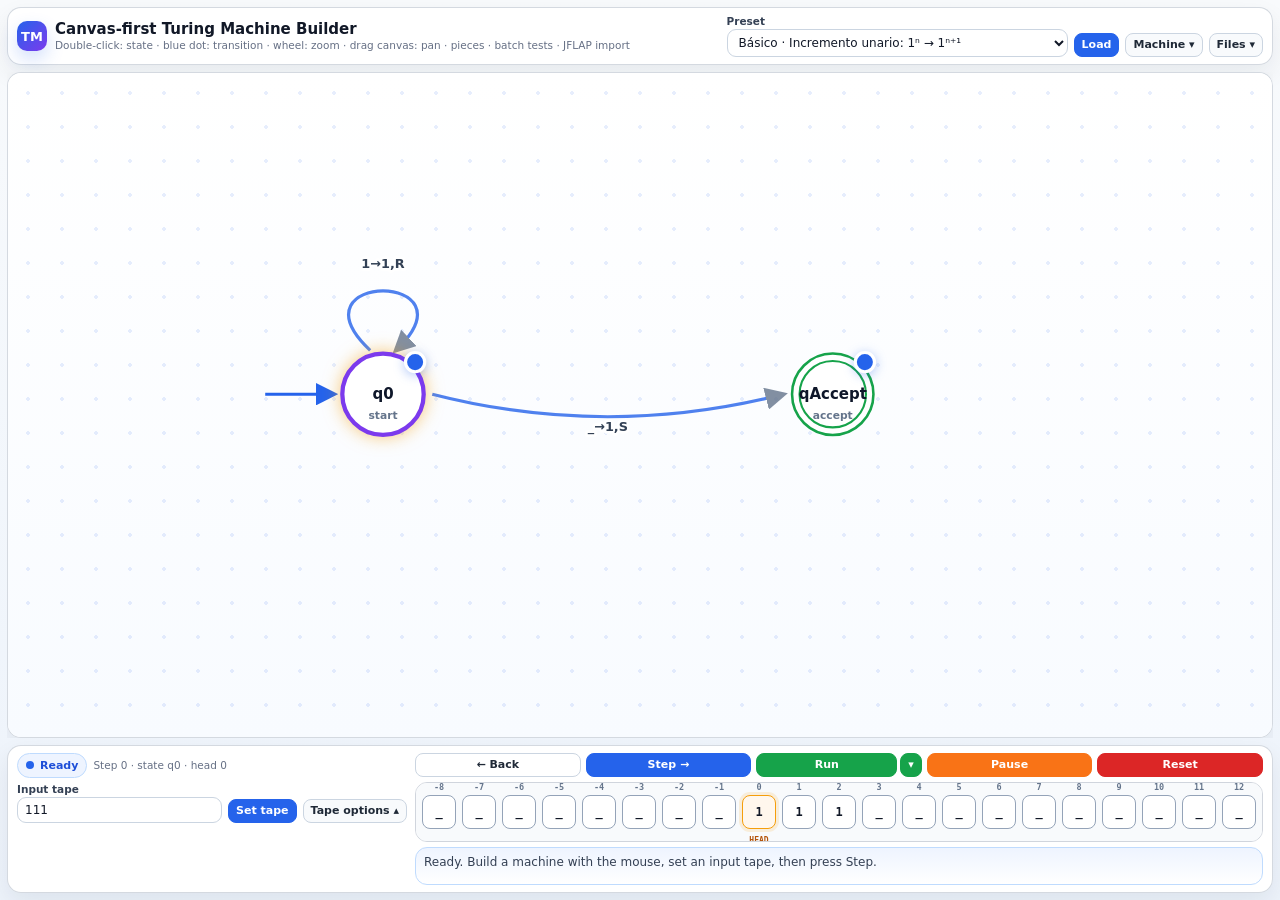
<file: 2026/MaquinaDeTuring.html>
<!DOCTYPE html>
<html lang="en">
<head>
<meta charset="UTF-8" />
<meta name="viewport" content="width=device-width, initial-scale=1.0" />
<title>Canvas-first Turing Machine Builder with Zoom, Pan, Piece Copy, Batch Testing and JFLAP Import</title>
<style>
  :root{
    --bg:#f6f8fb;--panel:#ffffff;--ink:#111827;--muted:#667085;--line:#d0d5dd;
    --primary:#2563eb;--primary2:#1d4ed8;--accent:#f59e0b;--good:#16a34a;--bad:#dc2626;
    --purple:#7c3aed;--soft:#eef4ff;--shadow:0 10px 25px rgba(15,23,42,.07);
    --radius:14px;
  }
  *{box-sizing:border-box}
  body{margin:0;background:linear-gradient(180deg,#f8fafc,#edf3fb);font-family:Inter,ui-sans-serif,system-ui,-apple-system,Segoe UI,Roboto,Arial,sans-serif;color:var(--ink);overflow:hidden}
  button,input,select,textarea{font:inherit}
  button{user-select:none}
  .app{height:100vh;display:grid;grid-template-rows:auto 1fr auto;gap:7px;padding:7px;overflow:hidden}
  .topbar,.bottombar,.canvasCard{background:rgba(255,255,255,.96);border:1px solid rgba(208,213,221,.9);border-radius:var(--radius);box-shadow:var(--shadow)}
  .topbar{display:flex;align-items:center;justify-content:space-between;gap:8px;padding:7px 9px;flex-wrap:wrap;min-height:48px}
  .brand{display:flex;align-items:center;gap:8px;min-width:250px}.logo{width:30px;height:30px;border-radius:10px;background:linear-gradient(135deg,var(--primary),var(--purple));color:white;display:grid;place-items:center;font-weight:900;font-size:13px;box-shadow:0 8px 18px rgba(37,99,235,.20)}
  h1{font-size:15px;margin:0;line-height:1.1}.subtitle{font-size:10.5px;color:var(--muted);margin-top:1px}
  .row{display:flex;align-items:center;gap:6px;flex-wrap:wrap}.stack{display:flex;flex-direction:column;gap:5px}
  .btn{border:1px solid #cbd5e1;background:#fff;color:#1f2937;border-radius:9px;padding:6px 8px;cursor:pointer;font-weight:800;transition:.12s;display:inline-flex;align-items:center;justify-content:center;gap:5px;white-space:nowrap;font-size:12px;line-height:1.1}
  .btn:hover{transform:translateY(-1px);box-shadow:0 6px 14px rgba(15,23,42,.07)}
  .btn.primary{background:var(--primary);border-color:var(--primary);color:white}.btn.primary:hover{background:var(--primary2)}
  .btn.good{background:var(--good);border-color:var(--good);color:white}.btn.bad{background:var(--bad);border-color:var(--bad);color:white}.btn.warn{background:#f97316;border-color:#f97316;color:white}.btn.ghost{background:#f8fafc}.btn.small{font-size:11px;padding:5px 7px;border-radius:8px}.btn:disabled{opacity:.45;cursor:not-allowed;transform:none;box-shadow:none}
  label{font-size:10.5px;color:#344054;font-weight:750;display:block;margin-bottom:2px}
  input,select,textarea{border:1px solid #cbd5e1;border-radius:9px;padding:5px 7px;background:#fff;color:#111827;outline:none;min-width:0;font-size:12px}
  input:focus,select:focus,textarea:focus{border-color:var(--primary);box-shadow:0 0 0 2px rgba(37,99,235,.13)}
  .main{display:grid;grid-template-columns:1fr;gap:7px;min-height:0;overflow:hidden}
  .canvasCard{position:relative;overflow:hidden;min-height:0;height:100%}
  #graph{width:100%;height:100%;display:block;background:radial-gradient(circle at 20px 20px, rgba(37,99,235,.11) 2px, transparent 2px) 0 0/34px 34px,linear-gradient(180deg,#fff,#f8fbff)}
  .statusPill{display:inline-flex;align-items:center;gap:6px;border-radius:999px;padding:5px 8px;background:#eef4ff;border:1px solid #bfdbfe;color:#1d4ed8;font-weight:900;font-size:11px}.dot{width:8px;height:8px;border-radius:999px;background:var(--primary)}.dot.run{background:var(--good);animation:pulse 1s infinite}.dot.halt{background:var(--accent)}.dot.err{background:var(--bad)}@keyframes pulse{50%{opacity:.35}}
  .badge{display:inline-flex;border-radius:999px;padding:2px 6px;font-size:10.5px;font-weight:850;border:1px solid #dbe3ec;background:#f8fafc;color:#334155}.badge.good{background:#ecfdf3;color:#027a48;border-color:#abefc6}.badge.bad{background:#fef3f2;color:#b42318;border-color:#fecdca}.badge.warn{background:#fffaeb;color:#b54708;border-color:#fedf89}
  .svgEdge{stroke:#64748b;stroke-width:2.2;fill:none}.svgEdge.active{stroke:var(--accent);stroke-width:4;filter:drop-shadow(0 0 5px rgba(245,158,11,.55))}.svgEdge.selected{stroke:var(--purple);stroke-width:3}.svgEdge.pieceSelected{stroke:#0891b2;stroke-width:3.8}.svgEdge.outgoing{stroke:#2563eb;stroke-width:3;opacity:.8}
  .edgeLabel{font-size:12px;font-weight:900;fill:#334155;paint-order:stroke;stroke:white;stroke-width:5;stroke-linejoin:round;cursor:pointer}.edgeLabel.active{fill:#b45309;font-size:13px}.edgeLabel.pieceSelected{fill:#0e7490}
  .stateCircle{fill:#fff;stroke:#475569;stroke-width:2.4;cursor:grab}.stateCircle.current{stroke:var(--accent);stroke-width:5;filter:drop-shadow(0 0 8px rgba(245,158,11,.55))}.stateCircle.selfBlink{animation:selfStateBlink .28s ease-in-out 0s 5;transform-box:fill-box;transform-origin:center}.stateCircle.accept{stroke:var(--good)}.stateCircle.reject{stroke:var(--bad)}.stateCircle.start{stroke:var(--primary)}.stateCircle.selected{stroke:var(--purple);stroke-width:4}.stateCircle.pieceSelected{stroke:#0891b2;stroke-width:5;filter:drop-shadow(0 0 7px rgba(8,145,178,.38))}.stateLabel{font-weight:900;font-size:14px;pointer-events:none;fill:#0f172a}.stateMeta{font-size:10px;pointer-events:none;fill:#64748b;font-weight:750}.transitionHandle{fill:#2563eb;stroke:white;stroke-width:3;cursor:crosshair;filter:drop-shadow(0 2px 5px rgba(37,99,235,.35))}.transitionHandle:hover{fill:#1d4ed8}.startArrow{stroke:var(--primary);stroke-width:3;fill:none}.tempLine{stroke:var(--purple);stroke-width:3;stroke-dasharray:7 5;fill:none;pointer-events:none}
  .selectionRect{fill:rgba(37,99,235,.10);stroke:#2563eb;stroke-width:2;stroke-dasharray:8 6;pointer-events:none}
  @keyframes selfStateBlink{0%,100%{fill:#fff;stroke-width:5;filter:drop-shadow(0 0 8px rgba(245,158,11,.55))}50%{fill:#fef3c7;stroke:#f97316;stroke-width:7;filter:drop-shadow(0 0 16px rgba(249,115,22,.75))}}
  .canvasNav{position:absolute;left:10px;top:10px;z-index:10;display:flex;align-items:center;gap:5px;background:rgba(255,255,255,.92);border:1px solid var(--line);border-radius:999px;padding:5px 6px;box-shadow:0 8px 20px rgba(15,23,42,.10);backdrop-filter:blur(8px)}.canvasNav .btn{font-size:10.5px;padding:4px 7px;border-radius:999px}.canvasNav .hint{font-size:10px;color:#475467;font-weight:800;padding:0 4px;white-space:nowrap}.canvasCard.panning #graph{cursor:grabbing}#graph{cursor:grab}.stateCircle,.transitionHandle,.edgeLabel{cursor:pointer}
  .tapeOuter{display:flex;align-items:center;gap:6px;overflow:auto;padding:6px;background:#f8fafc;border:1px solid var(--line);border-radius:12px;min-height:60px}.cell{position:relative;min-width:34px;height:34px;border:1px solid #94a3b8;background:#fff;border-radius:8px;display:grid;place-items:center;font-weight:900;font-size:12px;font-family:ui-monospace,SFMono-Regular,Menlo,Consolas,monospace}.cell.head{border-color:var(--accent);background:#fff7ed;box-shadow:0 0 0 3px rgba(245,158,11,.14)}.cell.head::after{content:'HEAD';position:absolute;bottom:-17px;font-size:8px;color:#b45309;font-weight:900}.idx{position:absolute;top:-14px;font-size:8.5px;color:#64748b;font-weight:700}
  .bottombar{padding:7px 9px;overflow:visible}.bottombarGrid{display:grid;grid-template-columns:390px 1fr;gap:8px;align-items:start}.executionControls{display:grid;grid-template-columns:repeat(5,minmax(56px,1fr));gap:5px}.runSplit{display:grid;grid-template-columns:1fr auto;gap:3px;position:relative}.runSplit details{position:relative}.runSplit summary{list-style:none}.runSplit summary::-webkit-details-marker{display:none}.runSpeedPanel{position:absolute;left:50%;bottom:calc(100% + 6px);transform:translateX(-50%);z-index:40;width:210px;background:#fff;border:1px solid var(--line);border-radius:12px;box-shadow:0 18px 44px rgba(15,23,42,.18);padding:8px}.runSpeedPanel .speed{display:grid;grid-template-columns:1fr 58px;gap:6px;align-items:center}.speedDrop{padding-left:6px;padding-right:6px}.explain{background:linear-gradient(180deg,#eef4ff,#fff);border:1px solid #bfdbfe;border-radius:12px;padding:6px 8px;font-size:12px;line-height:1.35;color:#344054;min-height:38px;max-height:48px;overflow:auto}
  table{width:100%;border-collapse:separate;border-spacing:0 4px;font-size:11px}.ruleRow{background:#f8fafc;cursor:pointer}.ruleRow td{padding:5px 4px;border-top:1px solid #e2e8f0;border-bottom:1px solid #e2e8f0}.ruleRow td:first-child{border-left:1px solid #e2e8f0;border-radius:8px 0 0 8px}.ruleRow td:last-child{border-right:1px solid #e2e8f0;border-radius:0 8px 8px 0}.ruleRow:hover{background:#eef4ff}.ruleRow.active{background:#fff7ed;outline:2px solid #fdba74}.ruleRow.duplicate{background:#fef2f2;outline:2px solid #fecaca}.ruleCode{font-family:ui-monospace,SFMono-Regular,Menlo,Consolas,monospace;font-weight:850;color:#1e293b}.log{height:100%;overflow:auto;background:#0f172a;color:#dbeafe;border-radius:12px;padding:7px;font-family:ui-monospace,SFMono-Regular,Menlo,Consolas,monospace;font-size:11px;line-height:1.35}.log div{border-bottom:1px solid rgba(255,255,255,.08);padding:3px 0}.tiny{font-size:10.5px;color:var(--muted)}
  .popover{position:absolute;background:white;border:1px solid #d0d5dd;border-radius:16px;box-shadow:0 24px 60px rgba(15,23,42,.22);padding:10px;z-index:20;display:none;width:min(390px,calc(100% - 28px))}.popover.show{display:block}.popoverTitle{font-weight:900;margin:0 0 2px}.popoverSub{font-size:11px;color:var(--muted);margin-bottom:8px}.grid2{display:grid;grid-template-columns:1fr 1fr;gap:6px}.grid3{display:grid;grid-template-columns:1fr 1fr 1fr;gap:6px}.symbolGrid{display:grid;grid-template-columns:repeat(8,1fr);gap:5px;margin-top:5px}.choiceBtn{border:1px solid #cbd5e1;background:#fff;border-radius:8px;min-height:28px;font-size:11px;font-weight:900;cursor:pointer}.choiceBtn:hover,.choiceBtn.selected{background:#eef4ff;border-color:#2563eb;color:#1d4ed8}.dirGrid{display:grid;grid-template-columns:repeat(3,1fr);gap:6px;margin-top:5px}.toast{position:fixed;left:50%;top:10px;transform:translateX(-50%);background:#111827;color:white;padding:8px 12px;border-radius:999px;box-shadow:0 15px 35px rgba(0,0,0,.25);z-index:99;display:none;font-size:12px}.toast.show{display:block}.hiddenFile{display:none}.miniHelp{font-size:11px;line-height:1.35;color:#475467;background:#f8fafc;border:1px dashed #cbd5e1;border-radius:12px;padding:7px}.fileText{width:100%;height:52px;font-family:ui-monospace,SFMono-Regular,Menlo,Consolas,monospace;font-size:10.5px;display:none;margin-top:6px}

  .toolPanel{position:absolute;right:12px;top:12px;z-index:28;background:#fff;border:1px solid #d0d5dd;border-radius:16px;box-shadow:0 24px 60px rgba(15,23,42,.22);padding:10px;width:min(520px,calc(100% - 24px));max-height:calc(100% - 24px);overflow:auto;display:none}
  .toolPanel.show{display:block}
  .toolPanelTitle{font-weight:900;font-size:14px;margin-bottom:2px}
  .toolPanelSub{font-size:11px;color:var(--muted);line-height:1.35;margin-bottom:8px}
  .batchText{width:100%;height:108px;font-family:ui-monospace,SFMono-Regular,Menlo,Consolas,monospace;font-size:11px;resize:vertical}
  .batchResults{margin-top:8px;max-height:230px;overflow:auto;border:1px solid #e2e8f0;border-radius:12px;background:#f8fafc}
  .batchResults table{border-spacing:0;width:100%;font-size:11px}
  .batchResults th{position:sticky;top:0;background:#eef4ff;color:#1e3a8a;text-align:left;padding:6px;border-bottom:1px solid #bfdbfe}
  .batchResults td{padding:5px 6px;border-bottom:1px solid #e2e8f0;background:#fff;vertical-align:top}
  .resultAccept{color:#027a48;font-weight:900}.resultReject{color:#b42318;font-weight:900}.resultHalt{color:#b54708;font-weight:900}.resultError{color:#b42318;font-weight:900}.resultLimit{color:#7c3aed;font-weight:900}

  .menu{position:relative}.menu>summary{list-style:none}.menu>summary::-webkit-details-marker{display:none}.menuPanel{position:absolute;right:0;top:calc(100% + 5px);z-index:30;min-width:185px;background:#fff;border:1px solid #d0d5dd;border-radius:12px;box-shadow:0 18px 44px rgba(15,23,42,.18);padding:7px;display:grid;gap:5px}.menuPanel .btn{width:100%;justify-content:flex-start}.menu.left .menuPanel{right:auto;left:0}.compactDetails{position:relative}.compactDetails>summary{cursor:pointer;list-style:none}.compactDetails>summary::-webkit-details-marker{display:none}.compactPanel{position:absolute;left:0;bottom:calc(100% + 5px);z-index:25;min-width:245px;background:#fff;border:1px solid #d0d5dd;border-radius:12px;box-shadow:0 18px 44px rgba(15,23,42,.18);padding:8px}.topControls{display:flex;gap:6px;align-items:end;flex-wrap:wrap}.presetBox{min-width:220px}.presetBox select{width:100%}.compactTape{display:grid;grid-template-columns:1fr auto auto;gap:6px;align-items:end}.compactTape input{width:100%}
  @media(max-width:1160px){body{overflow:auto}.app{height:auto;min-height:100vh;overflow:visible}.main{grid-template-columns:1fr}.bottombarGrid{grid-template-columns:1fr}.canvasCard{min-height:560px}#graph{min-height:560px}.compactDetails .compactPanel{left:auto;right:0}}
  @media(max-width:760px){.app{padding:6px}.executionControls{grid-template-columns:repeat(2,1fr)}.topbar{align-items:flex-start}.symbolGrid{grid-template-columns:repeat(4,1fr)}.canvasCard{min-height:500px}#graph{min-height:500px}.compactTape{grid-template-columns:1fr}.menuPanel{right:auto;left:0}.presetBox{min-width:160px}}
</style>
</head>
<body>
<div class="toast" id="toast"></div>
<div class="app">
  <header class="topbar">
    <div class="brand">
      <div class="logo">TM</div>
      <div>
        <h1>Canvas-first Turing Machine Builder</h1>
        <div class="subtitle">Double-click: state · blue dot: transition · wheel: zoom · drag canvas: pan · pieces · batch tests · JFLAP import</div>
      </div>
    </div>
    <div class="topControls">
      <div class="presetBox"><label>Preset</label><select id="presetSelect"></select></div>
      <button class="btn small primary" id="loadPresetBtn">Load</button>
      <details class="menu left">
        <summary class="btn small ghost">Machine ▾</summary>
        <div class="menuPanel">
          <button class="btn small ghost" id="newBtn">New machine</button>
          <button class="btn small ghost" id="autoLayoutBtn">Auto layout</button>
          <button class="btn small ghost" id="batchTestBtn">Batch testing</button>
          <hr style="border:none;border-top:1px solid var(--line);width:100%;margin:4px 0" />
          <button class="btn small ghost" id="selectPieceBtn">Select piece</button>
          <button class="btn small ghost" id="copyPieceBtn">Copy piece</button>
          <button class="btn small ghost" id="pastePieceBtn">Paste piece</button>
          <button class="btn small ghost" id="clearPieceBtn">Clear selection</button>
        </div>
      </details>
      <details class="menu">
        <summary class="btn small ghost">Files ▾</summary>
        <div class="menuPanel">
          <button class="btn small" id="exportJsonBtn">Export JSON</button>
          <button class="btn small" id="importJsonBtn">Import JSON</button>
          <button class="btn small" id="importJffBtn">Import JFLAP .jff</button>
          <button class="btn small" id="exportJffBtn">Export JFLAP</button>
          <input class="hiddenFile" type="file" id="jffFileInput" accept=".jff,.xml,application/xml,text/xml" />
          <button class="btn small" id="downloadHtmlBtn">Download HTML</button>
        </div>
      </details>
    </div>
  </header>

  <main class="main">
    <section class="canvasCard" id="canvasCard">
      <svg id="graph" viewBox="0 0 1000 620" preserveAspectRatio="xMidYMid meet">
        <defs>
          <marker id="arrow" viewBox="0 0 10 10" refX="8" refY="5" markerWidth="7" markerHeight="7" orient="auto-start-reverse"><path d="M0 0 L10 5 L0 10 z" fill="#64748b"></path></marker>
          <marker id="arrowActive" viewBox="0 0 10 10" refX="8" refY="5" markerWidth="8" markerHeight="8" orient="auto-start-reverse"><path d="M0 0 L10 5 L0 10 z" fill="#f59e0b"></path></marker>
          <marker id="arrowPrimary" viewBox="0 0 10 10" refX="8" refY="5" markerWidth="7" markerHeight="7" orient="auto-start-reverse"><path d="M0 0 L10 5 L0 10 z" fill="#2563eb"></path></marker>
        </defs>
        <g id="edgeLayer"></g>
        <path id="tempTransitionLine" class="tempLine" style="display:none"></path>
        <rect id="selectionRect" class="selectionRect" style="display:none"></rect>
        <g id="stateLayer"></g>
      </svg>
      <div class="popover" id="statePopover">
        <div class="popoverTitle" id="stateTitle">State</div>
        <div class="popoverSub">Quick state actions</div>
        <div class="grid2">
          <div><label>Rename state</label><input id="stateNameInput" /></div>
          <div><label>Type</label><select id="stateTypeSelect"><option value="normal">normal</option><option value="accept">accept</option><option value="reject">reject</option></select></div>
        </div>
        <div class="row" style="margin-top:10px">
          <button class="btn small primary" id="saveStateBtn">Save</button>
          <button class="btn small" id="setStartBtn">Set start</button>
          <button class="btn small bad" id="deleteStateBtn">Delete</button>
          <button class="btn small ghost" id="closeStatePopoverBtn">Close</button>
        </div>
      </div>

      <div class="popover" id="transitionPopover">
        <div class="popoverTitle" id="transitionTitle">Transition</div>
        <div class="popoverSub" id="transitionSub">Rule editor</div>
        <div class="grid3">
          <div><label>Read</label><input id="editRead" maxlength="4" /></div>
          <div><label>Write</label><input id="editWrite" maxlength="4" /></div>
          <div><label>Move</label><select id="editMove"><option>R</option><option>L</option><option>S</option></select></div>
        </div>
        <div style="margin-top:8px"><label>Read symbol</label><div class="symbolGrid" id="readSymbolGrid"></div></div>
        <div style="margin-top:8px"><label>Write symbol</label><div class="symbolGrid" id="writeSymbolGrid"></div></div>
        <div style="margin-top:8px"><label>Move with one click</label><div class="dirGrid"><button class="choiceBtn" data-dir="L">L ←</button><button class="choiceBtn" data-dir="S">S stay</button><button class="choiceBtn" data-dir="R">R →</button></div></div>
        <div class="row" style="margin-top:10px">
          <button class="btn small primary" id="saveTransitionBtn">Done</button>
          <button class="btn small bad" id="deleteTransitionBtn">Delete</button>
          <button class="btn small ghost" id="closeTransitionPopoverBtn">Close</button>
        </div>
      </div>

      <div class="toolPanel" id="batchPanel">
        <div class="toolPanelTitle">Batch testing</div>
        <div class="toolPanelSub">One input per line. Use <b>ε</b> for the empty string. The batch runner does not change the visible tape or current step.</div>
        <label>Inputs</label>
        <textarea id="batchInput" class="batchText" spellcheck="false">ε
0
1
01
0011
000111
00111
011</textarea>
        <div class="row" style="margin-top:8px">
          <div style="width:120px"><label>Max steps</label><input id="batchMaxSteps" type="number" min="1" value="10000" /></div>
          <button class="btn small primary" id="runBatchBtn">Run batch</button>
          <button class="btn small ghost" id="fillBatchBtn">Use current tape</button>
          <button class="btn small ghost" id="closeBatchBtn">Close</button>
        </div>
        <div class="batchResults" id="batchResults">
          <div class="miniHelp">Run batch tests to see result, steps, final state and reason for each input.</div>
        </div>
      </div>
    </section>

    <!-- Rules/checks and execution trace panels removed to maximize the canvas. -->

  </main>

  <footer class="bottombar">
    <div class="bottombarGrid">
      <div class="stack">
        <div class="row">
          <span class="statusPill"><span class="dot" id="runDot"></span><span id="statusText">Ready</span></span>
          <span class="tiny" id="stepCounter">Step 0</span>
        </div>
        <div class="compactTape">
          <div><label>Input tape</label><input id="tapeInput" placeholder="e.g. 111Z111" /></div>
          <button class="btn small primary" id="setTapeBtn">Set tape</button>
          <details class="compactDetails">
            <summary class="btn small ghost">Tape options ▴</summary>
            <div class="compactPanel">
              <div class="grid2">
                <div><label>Head position</label><input id="headInput" type="number" value="0" /></div>
                <div><label>Blank symbol</label><input id="blankInput" value="_" maxlength="2" /></div>
              </div>
            </div>
          </details>
        </div>
      </div>
      <div class="stack">
        <div class="executionControls">
          <button class="btn small" id="backBtn">← Back</button>
          <button class="btn small primary" id="stepBtn">Step →</button>
          <div class="runSplit">
            <button class="btn small good" id="runBtn">Run</button>
            <details>
              <summary class="btn small good speedDrop" title="Run speed">▾</summary>
              <div class="runSpeedPanel">
                <label>Run speed</label>
                <div class="speed">
                  <input id="speedSlider" type="range" min="100" max="1400" value="650" step="50" />
                  <span class="tiny" id="speedLabel">650 ms</span>
                </div>
              </div>
            </details>
          </div>
          <button class="btn small warn" id="pauseBtn">Pause</button>
          <button class="btn small bad" id="resetBtn">Reset</button>
        </div>
        <div class="tapeOuter" id="tape"></div>
        <div class="explain" id="explanation">Ready. Build a machine with the mouse, set an input tape, then press Step.</div>
      </div>
    </div>
    <textarea id="jsonArea" class="fileText" placeholder="JSON import/export area"></textarea>
  </footer>
</div>
<script>
(function(){
'use strict';
const $ = id => document.getElementById(id);
const NS = 'http://www.w3.org/2000/svg';
const svg = $('graph');
const stateLayer = $('stateLayer');
const edgeLayer = $('edgeLayer');
const tempLine = $('tempTransitionLine');
const selectionRectEl = $('selectionRect');
const canvasCard = $('canvasCard');
const radius = 38;
let uidCount = 0;
let machine, run, selectedStateId = null, selectedTransitionId = null;
let selectedPieceStateIds = new Set(), selectedPieceTransitionIds = new Set(), clipboardPiece = null;
let selectionMode = false, selectionDrag = null;
let stateDrag = null, connectDrag = null, panDrag = null, timer = null;
let blinkStateName = null, blinkTimer = null;
const baseView = {x:0,y:0,w:1000,h:620};
let view = {...baseView};

function uid(prefix='id'){ uidCount++; return prefix + uidCount + '_' + Math.random().toString(36).slice(2,7); }
function st(name,x,y,flags={}){ return {id:uid('s'), name, x, y, start:!!flags.start, accept:!!flags.accept, reject:!!flags.reject}; }
function tr(from,read,write,move,to){ return {id:uid('t'), from, read, write, move, to}; }
function clone(obj){ return JSON.parse(JSON.stringify(obj)); }
function toast(msg){ const t=$('toast'); t.textContent=msg; t.classList.add('show'); clearTimeout(toast._timer); toast._timer=setTimeout(()=>t.classList.remove('show'),2200); }

const presetGroups=[
  {label:'Nivel básico: máquinas transformadoras y recorridos simples',items:[
    ['unaryIncrement',{name:'Básico · Incremento unario: 1ⁿ → 1ⁿ⁺¹',blank:'_',input:'111',head:0,states:[st('q0',260,300,{start:true}),st('qAccept',680,300,{accept:true})],transitions:[tr('q0','1','1','R','q0'),tr('q0','_','1','S','qAccept')]}],
    ['unaryDecrement',{name:'Básico · Decremento unario: 1ⁿ → 1ⁿ⁻¹',blank:'_',input:'1111',head:0,states:[st('q0',260,300,{start:true}),st('qAccept',610,245,{accept:true}),st('qReject',610,385,{reject:true})],transitions:[tr('q0','1','_','S','qAccept'),tr('q0','_','_','S','qReject')]}],
    ['binaryFlip',{name:'Básico · Invertir bits: 0↔1',blank:'_',input:'10110',head:0,states:[st('q0',260,300,{start:true}),st('qAccept',680,300,{accept:true})],transitions:[tr('q0','0','1','R','q0'),tr('q0','1','0','R','q0'),tr('q0','_','_','S','qAccept')]}],
    ['eraseOnes',{name:'Básico · Borrar todos los 1',blank:'_',input:'11111',head:0,states:[st('q0',260,300,{start:true}),st('qAccept',680,300,{accept:true})],transitions:[tr('q0','1','_','R','q0'),tr('q0','_','_','S','qAccept')]}],
    ['evenOnes',{name:'Básico · Acepta binarios con número par de 1',blank:'_',input:'10101',head:0,states:[st('qEven',240,300,{start:true}),st('qOdd',500,300,{}),st('qAccept',760,230,{accept:true}),st('qReject',760,380,{reject:true})],transitions:[tr('qEven','0','0','R','qEven'),tr('qEven','1','1','R','qOdd'),tr('qEven','_','_','S','qAccept'),tr('qOdd','0','0','R','qOdd'),tr('qOdd','1','1','R','qEven'),tr('qOdd','_','_','S','qReject')]}]
  ]},
  {label:'Nivel intermedio: patrones, búsqueda y lenguajes clásicos',items:[
    ['contains101',{name:'Intermedio · Acepta cadenas que contienen 101',blank:'_',input:'001011',head:0,states:[st('q0',180,310,{start:true}),st('q1',390,230,{}),st('q10',590,330,{}),st('qAccept',800,230,{accept:true}),st('qReject',800,420,{reject:true})],transitions:[tr('q0','0','0','R','q0'),tr('q0','1','1','R','q1'),tr('q0','_','_','S','qReject'),tr('q1','1','1','R','q1'),tr('q1','0','0','R','q10'),tr('q1','_','_','S','qReject'),tr('q10','1','1','S','qAccept'),tr('q10','0','0','R','q0'),tr('q10','_','_','S','qReject')]}],
    ['binaryIncrement',{name:'Intermedio · Incremento binario: x → x+1',blank:'_',input:'1011',head:0,states:[st('qScan',220,300,{start:true}),st('qCarry',500,300,{}),st('qAccept',770,300,{accept:true})],transitions:[tr('qScan','0','0','R','qScan'),tr('qScan','1','1','R','qScan'),tr('qScan','_','_','L','qCarry'),tr('qCarry','1','0','L','qCarry'),tr('qCarry','0','1','S','qAccept'),tr('qCarry','_','1','S','qAccept')]}],
    ['zeroNOneN',{name:'Intermedio · Reconoce 0ⁿ1ⁿ',blank:'_',input:'000111',head:0,states:[st('q0',150,310,{start:true}),st('qFind1',350,210,{}),st('qBack',520,390,{}),st('qCheck',690,210,{}),st('qAccept',860,210,{accept:true}),st('qReject',860,410,{reject:true})],transitions:[tr('q0','X','X','R','q0'),tr('q0','0','X','R','qFind1'),tr('q0','Y','Y','R','qCheck'),tr('q0','1','1','S','qReject'),tr('q0','_','_','S','qAccept'),tr('qFind1','0','0','R','qFind1'),tr('qFind1','X','X','R','qFind1'),tr('qFind1','Y','Y','R','qFind1'),tr('qFind1','1','Y','L','qBack'),tr('qFind1','_','_','S','qReject'),tr('qBack','0','0','L','qBack'),tr('qBack','1','1','L','qBack'),tr('qBack','Y','Y','L','qBack'),tr('qBack','X','X','R','q0'),tr('qBack','_','_','R','q0'),tr('qCheck','Y','Y','R','qCheck'),tr('qCheck','_','_','S','qAccept'),tr('qCheck','0','0','S','qReject'),tr('qCheck','1','1','S','qReject')]}],
    ['palindrome01',{name:'Intermedio · Reconoce palíndromos binarios',blank:'_',input:'0110',head:0,states:[st('q0',130,310,{start:true}),st('qR0',320,190,{}),st('qR1',320,430,{}),st('qM0',530,190,{}),st('qM1',530,430,{}),st('qBack',700,310,{}),st('qAccept',870,225,{accept:true}),st('qReject',870,410,{reject:true})],transitions:[tr('q0','X','X','R','q0'),tr('q0','Y','Y','R','q0'),tr('q0','0','X','R','qR0'),tr('q0','1','Y','R','qR1'),tr('q0','_','_','S','qAccept'),tr('qR0','0','0','R','qR0'),tr('qR0','1','1','R','qR0'),tr('qR0','X','X','R','qR0'),tr('qR0','Y','Y','R','qR0'),tr('qR0','_','_','L','qM0'),tr('qR1','0','0','R','qR1'),tr('qR1','1','1','R','qR1'),tr('qR1','X','X','R','qR1'),tr('qR1','Y','Y','R','qR1'),tr('qR1','_','_','L','qM1'),tr('qM0','X','X','L','qM0'),tr('qM0','Y','Y','L','qM0'),tr('qM0','0','X','L','qBack'),tr('qM0','1','1','S','qReject'),tr('qM0','_','_','S','qAccept'),tr('qM1','X','X','L','qM1'),tr('qM1','Y','Y','L','qM1'),tr('qM1','1','Y','L','qBack'),tr('qM1','0','0','S','qReject'),tr('qM1','_','_','S','qAccept'),tr('qBack','0','0','L','qBack'),tr('qBack','1','1','L','qBack'),tr('qBack','X','X','L','qBack'),tr('qBack','Y','Y','L','qBack'),tr('qBack','_','_','R','q0')]}]
  ]},
  {label:'Nivel avanzado: comparación y lenguajes no regulares más exigentes',items:[
    ['wwReverse',{name:'Avanzado · Reconoce wwᴿ, palíndromos pares',blank:'_',input:'0110',head:0,states:[st('q0',130,310,{start:true}),st('qR0',320,190,{}),st('qR1',320,430,{}),st('qM0',530,190,{}),st('qM1',530,430,{}),st('qBack',700,310,{}),st('qAccept',870,225,{accept:true}),st('qReject',870,410,{reject:true})],transitions:[tr('q0','X','X','R','q0'),tr('q0','Y','Y','R','q0'),tr('q0','0','X','R','qR0'),tr('q0','1','Y','R','qR1'),tr('q0','_','_','S','qAccept'),tr('qR0','0','0','R','qR0'),tr('qR0','1','1','R','qR0'),tr('qR0','X','X','R','qR0'),tr('qR0','Y','Y','R','qR0'),tr('qR0','_','_','L','qM0'),tr('qR1','0','0','R','qR1'),tr('qR1','1','1','R','qR1'),tr('qR1','X','X','R','qR1'),tr('qR1','Y','Y','R','qR1'),tr('qR1','_','_','L','qM1'),tr('qM0','X','X','L','qM0'),tr('qM0','Y','Y','L','qM0'),tr('qM0','0','X','L','qBack'),tr('qM0','1','1','S','qReject'),tr('qM0','_','_','S','qReject'),tr('qM1','X','X','L','qM1'),tr('qM1','Y','Y','L','qM1'),tr('qM1','1','Y','L','qBack'),tr('qM1','0','0','S','qReject'),tr('qM1','_','_','S','qReject'),tr('qBack','0','0','L','qBack'),tr('qBack','1','1','L','qBack'),tr('qBack','X','X','L','qBack'),tr('qBack','Y','Y','L','qBack'),tr('qBack','_','_','R','q0')]}],
    ['wHashW',{name:'Avanzado · Reconoce w#w sobre {0,1}',blank:'_',input:'101#101',head:0,states:[st('q0',115,315,{start:true}),st('qSeekHash0',285,190,{}),st('qSeekHash1',285,440,{}),st('qFind0',470,190,{}),st('qFind1',470,440,{}),st('qReturn',650,315,{}),st('qCheckRight',785,315,{}),st('qAccept',915,230,{accept:true}),st('qReject',915,420,{reject:true})],transitions:[tr('q0','X','X','R','q0'),tr('q0','Y','Y','R','q0'),tr('q0','0','X','R','qSeekHash0'),tr('q0','1','Y','R','qSeekHash1'),tr('q0','#','#','R','qCheckRight'),tr('q0','_','_','S','qReject'),tr('qSeekHash0','0','0','R','qSeekHash0'),tr('qSeekHash0','1','1','R','qSeekHash0'),tr('qSeekHash0','X','X','R','qSeekHash0'),tr('qSeekHash0','Y','Y','R','qSeekHash0'),tr('qSeekHash0','#','#','R','qFind0'),tr('qSeekHash0','_','_','S','qReject'),tr('qSeekHash1','0','0','R','qSeekHash1'),tr('qSeekHash1','1','1','R','qSeekHash1'),tr('qSeekHash1','X','X','R','qSeekHash1'),tr('qSeekHash1','Y','Y','R','qSeekHash1'),tr('qSeekHash1','#','#','R','qFind1'),tr('qSeekHash1','_','_','S','qReject'),tr('qFind0','A','A','R','qFind0'),tr('qFind0','B','B','R','qFind0'),tr('qFind0','0','A','L','qReturn'),tr('qFind0','1','1','S','qReject'),tr('qFind0','_','_','S','qReject'),tr('qFind1','A','A','R','qFind1'),tr('qFind1','B','B','R','qFind1'),tr('qFind1','1','B','L','qReturn'),tr('qFind1','0','0','S','qReject'),tr('qFind1','_','_','S','qReject'),tr('qReturn','0','0','L','qReturn'),tr('qReturn','1','1','L','qReturn'),tr('qReturn','A','A','L','qReturn'),tr('qReturn','B','B','L','qReturn'),tr('qReturn','#','#','L','qReturn'),tr('qReturn','X','X','L','qReturn'),tr('qReturn','Y','Y','L','qReturn'),tr('qReturn','_','_','R','q0'),tr('qCheckRight','A','A','R','qCheckRight'),tr('qCheckRight','B','B','R','qCheckRight'),tr('qCheckRight','0','0','S','qReject'),tr('qCheckRight','1','1','S','qReject'),tr('qCheckRight','_','_','S','qAccept')]}],
    ['zeroOneTwo',{name:'Avanzado · Reconoce 0ⁿ1ⁿ2ⁿ',blank:'_',input:'001122',head:0,states:[st('q0',105,315,{start:true}),st('qFind1',295,190,{}),st('qFind2',500,190,{}),st('qBack',555,420,{}),st('qCheck',730,315,{}),st('qAccept',900,230,{accept:true}),st('qReject',900,420,{reject:true})],transitions:[tr('q0','X','X','R','q0'),tr('q0','0','X','R','qFind1'),tr('q0','Y','Y','R','qCheck'),tr('q0','Z','Z','R','qCheck'),tr('q0','1','1','S','qReject'),tr('q0','2','2','S','qReject'),tr('q0','_','_','S','qAccept'),tr('qFind1','0','0','R','qFind1'),tr('qFind1','X','X','R','qFind1'),tr('qFind1','Y','Y','R','qFind1'),tr('qFind1','1','Y','R','qFind2'),tr('qFind1','2','2','S','qReject'),tr('qFind1','Z','Z','S','qReject'),tr('qFind1','_','_','S','qReject'),tr('qFind2','1','1','R','qFind2'),tr('qFind2','Y','Y','R','qFind2'),tr('qFind2','Z','Z','R','qFind2'),tr('qFind2','2','Z','L','qBack'),tr('qFind2','0','0','S','qReject'),tr('qFind2','_','_','S','qReject'),tr('qBack','0','0','L','qBack'),tr('qBack','1','1','L','qBack'),tr('qBack','2','2','L','qBack'),tr('qBack','X','X','L','qBack'),tr('qBack','Y','Y','L','qBack'),tr('qBack','Z','Z','L','qBack'),tr('qBack','_','_','R','q0'),tr('qCheck','X','X','R','qCheck'),tr('qCheck','Y','Y','R','qCheck'),tr('qCheck','Z','Z','R','qCheck'),tr('qCheck','_','_','S','qAccept'),tr('qCheck','0','0','S','qReject'),tr('qCheck','1','1','S','qReject'),tr('qCheck','2','2','S','qReject')]}]
  ]}
];
const presets={};
presetGroups.forEach(g=>g.items.forEach(([key,value])=>presets[key]=value));

function normalizeMachine(m){
  m = clone(m || {});
  const blank = m.blank || '_';
  const states = (m.states||[]).map((x,i)=>({id:x.id||uid('s'), name:x.name||('q'+i), x:+x.x||200+i*120, y:+x.y||300, start:!!x.start, accept:!!x.accept, reject:!!x.reject}));
  if(states.length && !states.some(s=>s.start)) states[0].start = true;
  const transitions = (m.transitions||[]).map(t=>({id:t.id||uid('t'), from:t.from, read:(t.read ?? blank), write:(t.write ?? blank), move:['L','R','S'].includes(t.move)?t.move:'R', to:t.to}));
  return {name:m.name||'Untitled TM', blank, input:m.input??'', head:Number.isFinite(+m.head)?+m.head:0, states, transitions};
}
function loadMachine(m){
  machine = normalizeMachine(m);
  selectedStateId = machine.states[0]?.id || null;
  selectedTransitionId = null;
  selectedPieceStateIds = new Set(); selectedPieceTransitionIds = new Set(); selectionMode = false; updateSelectionButtons();
  $('blankInput').value = machine.blank;
  $('tapeInput').value = machine.input || '';
  $('headInput').value = machine.head || 0;
  hidePopovers();
  view={...baseView}; applyViewBox();
  resetRun(false);
  updateAll();
}
function loadPreset(key){ loadMachine(presets[key] || presets.unaryIncrement); }
function newMachine(){ loadMachine({name:'New TM',blank:'_',input:'',head:0,states:[st('q0',300,310,{start:true}),st('qAccept',690,240,{accept:true}),st('qReject',690,410,{reject:true})],transitions:[]}); }

function init(){
  const sel=$('presetSelect');
  sel.innerHTML='';
  presetGroups.forEach(group=>{
    const og=document.createElement('optgroup');
    og.label=group.label;
    group.items.forEach(([key,p])=>{ const o=document.createElement('option'); o.value=key; o.textContent=p.name; og.appendChild(o); });
    sel.appendChild(og);
  });
  const saved=localStorage.getItem('simpleMouseTM');
  if(saved){ try{ loadMachine(JSON.parse(saved)); toast('Loaded saved machine'); } catch(e){ loadPreset('unaryIncrement'); } }
  else loadPreset('unaryIncrement');
  bindEvents();
}

function bindEvents(){
  $('loadPresetBtn').onclick=()=>loadPreset($('presetSelect').value);
  $('newBtn').onclick=()=>{ if(confirm('Start a new empty machine?')) newMachine(); };
  $('autoLayoutBtn').onclick=autoLayout;
  $('batchTestBtn').onclick=showBatchPanel;
  $('selectPieceBtn').onclick=togglePieceSelectionMode;
  $('copyPieceBtn').onclick=copySelectedPiece;
  $('pastePieceBtn').onclick=()=>pastePieceAtCenter();
  $('clearPieceBtn').onclick=clearPieceSelection;
  $('setTapeBtn').onclick=()=>{ machine.blank=$('blankInput').value||'_'; machine.input=$('tapeInput').value; machine.head=parseInt($('headInput').value,10)||0; resetRun(true); updateAll(); };
  $('stepBtn').onclick=()=>stepRun();
  $('backBtn').onclick=()=>backRun();
  $('runBtn').onclick=startRun;
  $('pauseBtn').onclick=pauseRun;
  $('resetBtn').onclick=()=>{ pauseRun(); resetRun(true); updateAll(); };
  $('speedSlider').oninput=()=>{ $('speedLabel').textContent=$('speedSlider').value+' ms'; if(timer){ pauseRun(); startRun(); } };
  $('exportJsonBtn').onclick=exportJSON;
  $('importJsonBtn').onclick=importJSON;
  $('importJffBtn').onclick=()=>{ $('jffFileInput').value=''; $('jffFileInput').click(); };
  $('jffFileInput').onchange=importJFLAPFile;
  $('exportJffBtn').onclick=exportJFLAP;
  $('downloadHtmlBtn').onclick=downloadSelf;
  $('runBatchBtn').onclick=runBatchTests;
  $('closeBatchBtn').onclick=hideBatchPanel;
  $('fillBatchBtn').onclick=()=>{ $('batchInput').value=($('tapeInput').value||machine.input||'ε'); };
  $('saveStateBtn').onclick=saveStatePopover;
  $('setStartBtn').onclick=()=>{ setStart(selectedStateId); hideStatePopover(); };
  $('deleteStateBtn').onclick=()=>deleteSelectedState();
  $('closeStatePopoverBtn').onclick=hideStatePopover;
  $('saveTransitionBtn').onclick=()=>{ saveTransitionPopover(); hideTransitionPopover(); };
  $('deleteTransitionBtn').onclick=deleteSelectedTransition;
  $('closeTransitionPopoverBtn').onclick=hideTransitionPopover;
  $('editRead').oninput=liveUpdateTransition;
  $('editWrite').oninput=liveUpdateTransition;
  $('editMove').onchange=liveUpdateTransition;
  document.querySelectorAll('.dirGrid .choiceBtn').forEach(btn=>btn.onclick=()=>{ $('editMove').value=btn.dataset.dir; liveUpdateTransition(); });
  svg.addEventListener('dblclick', onCanvasDoubleClick);
  svg.addEventListener('wheel', onCanvasWheel, {passive:false});
  svg.addEventListener('pointermove', onPointerMove);
  svg.addEventListener('pointerup', onPointerUp);
  svg.addEventListener('pointerleave', onPointerUp);
  svg.addEventListener('pointerdown', onCanvasPointerDown);
  applyViewBox();
  window.addEventListener('keydown', e=>{
    const activeTag=document.activeElement?.tagName;
    const editing=['INPUT','TEXTAREA','SELECT'].includes(activeTag);
    if(!editing && (e.ctrlKey || e.metaKey) && e.key.toLowerCase()==='c'){ e.preventDefault(); copySelectedPiece(); return; }
    if(!editing && (e.ctrlKey || e.metaKey) && e.key.toLowerCase()==='v'){ e.preventDefault(); pastePieceAtCenter(); return; }
    if(e.key==='s' && !editing){ e.preventDefault(); togglePieceSelectionMode(); return; }
    if(e.key==='Delete' || e.key==='Backspace'){
      if(document.activeElement && ['INPUT','TEXTAREA','SELECT'].includes(document.activeElement.tagName)) return;
      if(selectedTransitionId) deleteSelectedTransition(); else if(selectedStateId) deleteSelectedState();
    }
    if(e.key==='Escape'){ hidePopovers(); selectedTransitionId=null; updateAll(); }
  });
}

function applyViewBox(){ svg.setAttribute('viewBox',`${view.x} ${view.y} ${view.w} ${view.h}`); }
function zoomAt(clientX,clientY,factor){
  const before=svgPoint({clientX,clientY});
  const newW=clamp(view.w*factor,260,2300);
  const newH=newW*(baseView.h/baseView.w);
  view.w=newW; view.h=newH; applyViewBox();
  const after=svgPoint({clientX,clientY});
  view.x += before.x-after.x; view.y += before.y-after.y; applyViewBox();
}
function zoomAtCenter(factor){ const r=svg.getBoundingClientRect(); zoomAt(r.left+r.width/2,r.top+r.height/2,factor); }
function onCanvasWheel(e){ e.preventDefault(); zoomAt(e.clientX,e.clientY,e.deltaY>0?1.12:0.88); }
function onCanvasPointerDown(e){
  if(e.target!==svg) return;
  selectedStateId=null; selectedTransitionId=null; hidePopovers(); updateAll(false);
  if(selectionMode || e.shiftKey){
    const p=svgPoint(e);
    selectionDrag={startX:p.x,startY:p.y,endX:p.x,endY:p.y};
    updateSelectionRect();
    selectionRectEl.style.display='block';
    svg.setPointerCapture?.(e.pointerId);
    return;
  }
  panDrag={clientX:e.clientX,clientY:e.clientY,moved:false};
  canvasCard.classList.add('panning');
  svg.setPointerCapture?.(e.pointerId);
}
function svgPoint(evt){ const pt=svg.createSVGPoint(); pt.x=evt.clientX; pt.y=evt.clientY; return pt.matrixTransform(svg.getScreenCTM().inverse()); }
function clamp(n,min,max){ return Math.max(min,Math.min(max,n)); }
function stateById(id){ return machine.states.find(s=>s.id===id); }
function stateByName(name){ return machine.states.find(s=>s.name===name); }
function transitionById(id){ return machine.transitions.find(t=>t.id===id); }
function nameToId(name){ return stateByName(name)?.id || null; }
function uniqueStateName(){ let n=machine.states.length, name='q'+n; while(machine.states.some(s=>s.name===name)){ n++; name='q'+n; } return name; }
function getEventStateId(evt){ const el=document.elementFromPoint(evt.clientX,evt.clientY); const g=el?.closest?.('[data-state-id]'); return g?.dataset?.stateId || null; }

function onCanvasDoubleClick(e){
  if(selectionMode) return;
  if(e.target.closest && e.target.closest('[data-state-id], [data-edge-id]')) return;
  const p=svgPoint(e);
  addStateAt(p.x,p.y,e.clientX,e.clientY);
}
function addStateAt(x,y,clientX,clientY){
  const name=uniqueStateName();
  const state={id:uid('s'),name,x:clamp(x,70,930),y:clamp(y,80,540),start:machine.states.length===0,accept:false,reject:false};
  machine.states.push(state); selectedStateId=state.id; selectedTransitionId=null; resetRun(false); updateAll(); showStatePopover(state,clientX,clientY); toast('Added state '+name);
}
function onStatePointerDown(e,stateId){
  e.stopPropagation();
  selectedStateId=stateId; selectedTransitionId=null; hideTransitionPopover();
  const p=svgPoint(e); const state=stateById(stateId);
  stateDrag={id:stateId, dx:p.x-state.x, dy:p.y-state.y, moved:false};
  updateAll();
}
function onHandlePointerDown(e,stateId){
  e.stopPropagation();
  const s=stateById(stateId); if(!s) return;
  selectedStateId=stateId; selectedTransitionId=null; hidePopovers();
  const p=svgPoint(e);
  connectDrag={source:stateId,startX:s.x,startY:s.y,endX:p.x,endY:p.y};
  tempLine.style.display='block';
  updateTempLine(p.x,p.y);
}
function onPointerMove(e){
  if(selectionDrag){ const p=svgPoint(e); selectionDrag.endX=p.x; selectionDrag.endY=p.y; updateSelectionRect(); return; }
  if(panDrag){
    const rect=svg.getBoundingClientRect();
    const dx=(e.clientX-panDrag.clientX)*view.w/rect.width;
    const dy=(e.clientY-panDrag.clientY)*view.h/rect.height;
    if(Math.abs(e.clientX-panDrag.clientX)+Math.abs(e.clientY-panDrag.clientY)>2) panDrag.moved=true;
    view.x-=dx; view.y-=dy; panDrag.clientX=e.clientX; panDrag.clientY=e.clientY; applyViewBox(); return;
  }
  const p=svgPoint(e);
  if(connectDrag){ updateTempLine(p.x,p.y); return; }
  if(stateDrag){
    const s=stateById(stateDrag.id); if(!s) return;
    s.x=clamp(p.x-stateDrag.dx,60,940); s.y=clamp(p.y-stateDrag.dy,70,550); stateDrag.moved=true; hideStatePopover(); updateGraph();
  }
}
function onPointerUp(e){
  if(selectionDrag){ finalizePieceSelection(); selectionDrag=null; selectionRectEl.style.display='none'; updateAll(false); return; }
  if(panDrag){ panDrag=null; canvasCard.classList.remove('panning'); return; }
  if(connectDrag){
    tempLine.style.display='none';
    const sourceId=connectDrag.source; const targetId=getEventStateId(e);
    connectDrag=null;
    if(targetId){ createTransitionByDrag(sourceId,targetId,e.clientX,e.clientY); }
    updateAll(); return;
  }
  if(stateDrag){
    const s=stateById(stateDrag.id); const moved=stateDrag.moved; stateDrag=null;
    if(s && !moved) showStatePopover(s,e.clientX,e.clientY);
    updateAll();
  }
}
function updateTempLine(x,y){
  if(!connectDrag) return;
  tempLine.setAttribute('d',`M ${connectDrag.startX} ${connectDrag.startY} L ${x} ${y}`);
}

function createTransitionByDrag(sourceId,targetId,clientX,clientY){
  const from=stateById(sourceId), to=stateById(targetId); if(!from||!to) return;
  const t={id:uid('t'),from:from.name,read:machine.blank,write:machine.blank,move:'R',to:to.name};
  machine.transitions.push(t); selectedTransitionId=t.id; selectedStateId=null;
  resetRun(false); updateAll(); showTransitionPopover(t,clientX,clientY); toast(`Transition ${from.name} → ${to.name} added`);
}

function setStart(id){
  const s=stateById(id); if(!s) return;
  machine.states.forEach(x=>x.start=x.id===id); resetRun(true); updateAll(); toast('Start state set to '+s.name);
}
function saveStatePopover(){
  const s=stateById(selectedStateId); if(!s) return;
  const newName=($('stateNameInput').value||'').trim();
  if(!newName) return toast('State name cannot be empty');
  if(machine.states.some(x=>x.name===newName && x.id!==s.id)) return toast('Another state already has that name');
  const oldName=s.name; s.name=newName;
  const type=$('stateTypeSelect').value;
  s.accept=type==='accept'; s.reject=type==='reject';
  machine.transitions.forEach(t=>{ if(t.from===oldName)t.from=newName; if(t.to===oldName)t.to=newName; });
  resetRun(false); updateAll(); toast('State updated');
}
function deleteSelectedState(){
  const s=stateById(selectedStateId); if(!s) return;
  if(machine.states.length<=1) return toast('Keep at least one state');
  if(!confirm('Delete state '+s.name+' and its transitions?')) return;
  machine.states=machine.states.filter(x=>x.id!==s.id);
  machine.transitions=machine.transitions.filter(t=>t.from!==s.name && t.to!==s.name);
  if(s.start && machine.states[0]) machine.states[0].start=true;
  selectedStateId=machine.states[0]?.id||null; selectedTransitionId=null; hidePopovers(); resetRun(true); updateAll();
}
function deleteSelectedTransition(){
  if(!selectedTransitionId) return;
  machine.transitions=machine.transitions.filter(t=>t.id!==selectedTransitionId);
  selectedTransitionId=null; hideTransitionPopover(); resetRun(false); updateAll(); toast('Transition deleted');
}
function liveUpdateTransition(){
  const t=transitionById(selectedTransitionId); if(!t) return;
  t.read=($('editRead').value||machine.blank).trim();
  t.write=($('editWrite').value||machine.blank).trim();
  t.move=$('editMove').value;
  resetRun(false); updateAll(false);
}
function saveTransitionPopover(){ liveUpdateTransition(); toast('Transition saved'); }

function showStatePopover(state,clientX,clientY){
  selectedStateId=state.id; selectedTransitionId=null;
  const p=$('statePopover'); $('stateTitle').textContent='State '+state.name;
  $('stateNameInput').value=state.name;
  $('stateTypeSelect').value=state.accept?'accept':state.reject?'reject':'normal';
  placePopover(p,clientX,clientY); p.classList.add('show');
}
function hideStatePopover(){ $('statePopover').classList.remove('show'); }
function showTransitionPopover(t,clientX,clientY){
  selectedTransitionId=t.id; selectedStateId=null;
  $('transitionTitle').textContent='Transition '+t.from+' → '+t.to;
  $('transitionSub').textContent=`δ(${t.from}, ${t.read}) = (${t.to}, ${t.write}, ${t.move})`;
  $('editRead').value=t.read; $('editWrite').value=t.write; $('editMove').value=t.move;
  renderSymbolGrids();
  placePopover($('transitionPopover'),clientX,clientY); $('transitionPopover').classList.add('show');
}
function hideTransitionPopover(){ $('transitionPopover').classList.remove('show'); }
function hidePopovers(){ hideStatePopover(); hideTransitionPopover(); }
function placePopover(pop,clientX,clientY){
  const rect=canvasCard.getBoundingClientRect();
  let x=clientX-rect.left+12, y=clientY-rect.top+12;
  const width=Math.min(430,rect.width-28); pop.style.width=width+'px';
  x=clamp(x,14,rect.width-width-14); y=clamp(y,14,rect.height-220);
  pop.style.left=x+'px'; pop.style.top=y+'px';
}
function renderSymbolGrids(){
  renderSymbolGridFor('read');
  renderSymbolGridFor('write');
}
function renderSymbolGridFor(kind){
  const grid=$(kind==='read'?'readSymbolGrid':'writeSymbolGrid');
  grid.innerHTML='';
  const current=kind==='read'?$('editRead').value:$('editWrite').value;
  symbolPalette().forEach(sym=>{
    const b=document.createElement('button');
    b.className='choiceBtn'+(sym===current?' selected':'');
    b.textContent=sym===machine.blank?'blank':sym;
    b.title=sym;
    b.onclick=()=>{
      if(kind==='read') $('editRead').value=sym; else $('editWrite').value=sym;
      liveUpdateTransition(); renderSymbolGrids();
    };
    grid.appendChild(b);
  });
}
function symbolPalette(){
  const base=[machine.blank,'0','1','a','b','X','Y','Z'];
  const used=[]; machine.transitions.forEach(t=>used.push(t.read,t.write));
  ($('tapeInput').value||machine.input||'').split('').forEach(c=>used.push(c));
  return [...new Set([...base,...used].filter(x=>x!==undefined && x!==''))];
}

function updateAll(updateExplanation=true){
  updateGraph(); updateRules(); renderTape(); updateStatus(updateExplanation); validateMachine(); localStorage.setItem('simpleMouseTM',JSON.stringify(machine));
}
function updateGraph(){
  edgeLayer.innerHTML=''; stateLayer.innerHTML='';
  drawStartArrow(); drawEdges(); machine.states.forEach(drawState);
}
function drawStartArrow(){
  const s=machine.states.find(x=>x.start); if(!s) return;
  const path=document.createElementNS(NS,'path'); path.setAttribute('d',`M ${s.x-110} ${s.y} L ${s.x-radius-8} ${s.y}`); path.setAttribute('class','startArrow'); path.setAttribute('marker-end','url(#arrowPrimary)'); edgeLayer.appendChild(path);
}
function edgeGroups(){
  const map=new Map();
  machine.transitions.forEach(t=>{ const key=t.from+'→'+t.to; if(!map.has(key))map.set(key,[]); map.get(key).push(t); });
  return [...map.values()];
}
function drawEdges(){ edgeGroups().forEach(drawEdgeGroup); }
function drawEdgeGroup(list){
  const first=list[0]; const from=stateByName(first.from), to=stateByName(first.to); if(!from||!to)return;
  const active=list.some(t=>t.id===run?.lastTransitionId); const selected=list.some(t=>t.id===selectedTransitionId); const pieceSelected=list.some(t=>selectedPieceTransitionIds.has(t.id)); const outgoing=run?.state===from.name;
  const g=document.createElementNS(NS,'g'); g.dataset.edgeId=first.id; g.style.cursor='pointer';
  let d,labelX,labelY;
  if(from.name===to.name){
    d=`M ${from.x-12} ${from.y-radius-3} C ${from.x-90} ${from.y-115}, ${from.x+90} ${from.y-115}, ${from.x+12} ${from.y-radius-3}`; labelX=from.x; labelY=from.y-118;
  } else {
    const dx=to.x-from.x, dy=to.y-from.y, dist=Math.hypot(dx,dy)||1;
    const ux=dx/dist, uy=dy/dist, nx=-uy, ny=ux;
    const curvature=42*(from.name<to.name?1:-1);
    const sx=from.x+ux*(radius+8), sy=from.y+uy*(radius+8), ex=to.x-ux*(radius+8), ey=to.y-uy*(radius+8);
    const mx=(sx+ex)/2+nx*curvature, my=(sy+ey)/2+ny*curvature;
    d=`M ${sx} ${sy} Q ${mx} ${my} ${ex} ${ey}`; labelX=mx; labelY=my-8;
  }
  const path=document.createElementNS(NS,'path'); path.setAttribute('d',d); path.setAttribute('marker-end',active?'url(#arrowActive)':'url(#arrow)'); path.setAttribute('class','svgEdge'+(active?' active':'')+(selected?' selected':'')+(pieceSelected?' pieceSelected':'')+(outgoing?' outgoing':'')); g.appendChild(path);
  const txt=document.createElementNS(NS,'text'); txt.setAttribute('x',labelX); txt.setAttribute('y',labelY); txt.setAttribute('text-anchor','middle'); txt.setAttribute('class','edgeLabel'+(active?' active':'')+(pieceSelected?' pieceSelected':''));
  list.forEach((t,i)=>{ const sp=document.createElementNS(NS,'tspan'); sp.setAttribute('x',labelX); sp.setAttribute('dy',i===0?'0':'15'); sp.textContent=`${t.read}→${t.write},${t.move}`; txt.appendChild(sp); });
  g.appendChild(txt);
  g.addEventListener('click',e=>{ e.stopPropagation(); const t=list.find(x=>x.id===selectedTransitionId)||list.find(x=>x.id===run?.lastTransitionId)||list[0]; showTransitionPopover(t,e.clientX,e.clientY); updateAll(false); });
  edgeLayer.appendChild(g);
}
function drawState(s){
  const g=document.createElementNS(NS,'g'); g.dataset.stateId=s.id;
  const c=document.createElementNS(NS,'circle'); c.setAttribute('cx',s.x); c.setAttribute('cy',s.y); c.setAttribute('r',radius);
  let cls='stateCircle'; if(s.start)cls+=' start'; if(s.accept)cls+=' accept'; if(s.reject)cls+=' reject'; if(s.name===run?.state)cls+=' current'; if(s.name===blinkStateName)cls+=' selfBlink'; if(selectedPieceStateIds.has(s.id))cls+=' pieceSelected'; if(s.id===selectedStateId)cls+=' selected'; c.setAttribute('class',cls); g.appendChild(c);
  if(s.accept||s.reject){ const c2=document.createElementNS(NS,'circle'); c2.setAttribute('cx',s.x); c2.setAttribute('cy',s.y); c2.setAttribute('r',radius-7); c2.setAttribute('fill','none'); c2.setAttribute('stroke',s.accept?'#16a34a':'#dc2626'); c2.setAttribute('stroke-width','2'); g.appendChild(c2); }
  const label=document.createElementNS(NS,'text'); label.setAttribute('x',s.x); label.setAttribute('y',s.y+4); label.setAttribute('text-anchor','middle'); label.setAttribute('class','stateLabel'); label.textContent=s.name; g.appendChild(label);
  const meta=[]; if(s.start)meta.push('start'); if(s.accept)meta.push('accept'); if(s.reject)meta.push('reject');
  const m=document.createElementNS(NS,'text'); m.setAttribute('x',s.x); m.setAttribute('y',s.y+23); m.setAttribute('text-anchor','middle'); m.setAttribute('class','stateMeta'); m.textContent=meta.join(' · '); g.appendChild(m);
  const h=document.createElementNS(NS,'circle'); h.setAttribute('cx',s.x+30); h.setAttribute('cy',s.y-30); h.setAttribute('r',9); h.setAttribute('class','transitionHandle'); h.addEventListener('pointerdown',e=>onHandlePointerDown(e,s.id)); g.appendChild(h);
  g.addEventListener('pointerdown',e=>{ if(e.target.classList.contains('transitionHandle')) return; onStatePointerDown(e,s.id); });
  g.addEventListener('dblclick',e=>{ e.stopPropagation(); setStart(s.id); });
  stateLayer.appendChild(g);
}

function validateMachine(){
  const badge=$('validationBadge'); if(!badge) return;
  const keys=new Map(); let dup=false, dangling=false;
  machine.transitions.forEach(t=>{
    if(!stateByName(t.from)||!stateByName(t.to)) dangling=true;
    const k=t.from+'|'+t.read; if(keys.has(k)) dup=true; else keys.set(k,t.id);
  });
  if(dangling){ badge.textContent='dangling rule'; badge.className='badge bad'; }
  else if(dup){ badge.textContent='nondeterministic'; badge.className='badge warn'; }
  else { badge.textContent='deterministic'; badge.className='badge good'; }
}
function updateRules(){
  const body=$('rulesBody'); if(!body) return;
  if(!machine.transitions.length){ body.innerHTML='<div class="miniHelp">No transitions yet. Drag the blue dot on one state to another state to create one.</div>'; return; }
  const keyCounts={}; machine.transitions.forEach(t=>{ const k=t.from+'|'+t.read; keyCounts[k]=(keyCounts[k]||0)+1; });
  let html='<table><tbody>';
  machine.transitions.forEach((t,i)=>{
    const active=t.id===run?.lastTransitionId; const dup=keyCounts[t.from+'|'+t.read]>1;
    html+=`<tr class="ruleRow${active?' active':''}${dup?' duplicate':''}" data-rule="${t.id}"><td>${i+1}</td><td class="ruleCode">δ(${esc(t.from)}, ${esc(t.read)}) = (${esc(t.to)}, ${esc(t.write)}, ${esc(t.move)})</td></tr>`;
  });
  html+='</tbody></table>';
  body.innerHTML=html;
  body.querySelectorAll('[data-rule]').forEach(row=>row.onclick=e=>{ const t=transitionById(row.dataset.rule); if(t) showTransitionPopover(t,window.innerWidth-440,120); updateAll(false); });
}
function esc(x){ return String(x).replace(/[&<>"']/g,m=>({'&':'&amp;','<':'&lt;','>':'&gt;','"':'&quot;',"'":'&#39;'}[m])); }

function tapeObjFromInput(input){ const tape={}; [...input].forEach((ch,i)=>{ if(ch!==machine.blank) tape[i]=ch; }); return tape; }
function readTape(pos){ return run.tape[pos] ?? machine.blank; }
function writeTape(pos,sym){ if(sym===machine.blank || sym==='') delete run.tape[pos]; else run.tape[pos]=sym; }
function snapshot(){ return {state:run.state,head:run.head,tape:clone(run.tape),status:run.status,step:run.step,lastTransitionId:run.lastTransitionId,explanation:run.explanation,log:run.log.slice()}; }
function restore(s){ Object.assign(run,{state:s.state,head:s.head,tape:clone(s.tape),status:s.status,step:s.step,lastTransitionId:s.lastTransitionId,explanation:s.explanation,log:s.log.slice()}); }
function resetRun(showMsg){
  const start=machine.states.find(s=>s.start)||machine.states[0];
  run={state:start?.name||'',head:parseInt($('headInput').value,10)||0,tape:tapeObjFromInput($('tapeInput').value||''),status:'ready',step:0,lastTransitionId:null,history:[],log:[],explanation:showMsg?'Machine reset. Press Step to start.':'Ready. Build a machine with the mouse, set an input tape, then press Step.'};
  if(start?.accept) run.status='accept'; if(start?.reject) run.status='reject';
}
function stepRun(){
  if(!run) resetRun(false);
  if(['accept','reject','halt','error'].includes(run.status)){ updateAll(); return; }
  const state=stateByName(run.state);
  if(!state){ run.status='error'; run.explanation='The current state does not exist.'; updateAll(); return; }
  if(state.accept){ run.status='accept'; run.explanation=`Machine is already in accepting state ${state.name}.`; updateAll(); return; }
  if(state.reject){ run.status='reject'; run.explanation=`Machine is already in rejecting state ${state.name}.`; updateAll(); return; }
  const read=readTape(run.head);
  const matches=machine.transitions.filter(t=>t.from===state.name && t.read===read);
  run.history.push(snapshot());
  if(matches.length===0){
    run.status='halt'; run.lastTransitionId=null; run.explanation=`No rule matches state ${state.name} reading ${read}. The machine halts.`; run.log.push(`Step ${run.step}: HALT at ${state.name}, read ${read}`); updateAll(); return;
  }
  if(matches.length>1){
    run.status='error'; run.lastTransitionId=null; run.explanation=`More than one rule matches (${state.name}, ${read}). This is nondeterministic.`; run.log.push(`Step ${run.step}: ERROR duplicate rule for (${state.name}, ${read})`); updateAll(); return;
  }
  const t=matches[0]; const oldHead=run.head;
  writeTape(run.head,t.write);
  if(t.move==='R') run.head++; else if(t.move==='L') run.head--;
  run.state=t.to; run.step++; run.lastTransitionId=t.id; run.status='ready';
  const newState=stateByName(run.state);
  if(newState?.accept) run.status='accept'; if(newState?.reject) run.status='reject';
  run.explanation=`At state ${t.from}, the head read ${read}. The machine used δ(${t.from}, ${t.read}) = (${t.to}, ${t.write}, ${t.move}): it wrote ${t.write}, moved ${moveWord(t.move)} from cell ${oldHead}, and entered ${t.to}.`;
  run.log.push(`Step ${run.step}: δ(${t.from}, ${t.read}) → (${t.to}, ${t.write}, ${t.move}); head ${oldHead}→${run.head}`);
  if(t.from===t.to) triggerStateBlink(t.to);
  updateAll();
  if(['accept','reject','halt','error'].includes(run.status)) pauseRun();
}
function backRun(){
  if(!run.history.length) return toast('No previous step');
  const prev=run.history.pop(); restore(prev); updateAll();
}
function startRun(){ if(timer) return; run.status='running'; updateAll(false); timer=setInterval(()=>stepRun(),parseInt($('speedSlider').value,10)); }
function pauseRun(){ if(timer){ clearInterval(timer); timer=null; } if(run?.status==='running') run.status='ready'; updateAll(false); }
function triggerStateBlink(stateName){ blinkStateName=stateName; clearTimeout(blinkTimer); blinkTimer=setTimeout(()=>{ blinkStateName=null; updateGraph(); },1450); }
function moveWord(m){ return m==='R'?'right':m==='L'?'left':'nowhere'; }
function renderTape(){
  const tape=$('tape'); tape.innerHTML=''; if(!run) return;
  const positions=Object.keys(run.tape).map(Number); let min=Math.min(run.head-8,0,...positions), max=Math.max(run.head+8,12,...positions);
  for(let i=min;i<=max;i++){
    const cell=document.createElement('div'); cell.className='cell'+(i===run.head?' head':''); const idx=document.createElement('span'); idx.className='idx'; idx.textContent=i; cell.appendChild(idx); const val=document.createElement('span'); val.textContent=readTape(i); cell.appendChild(val); tape.appendChild(cell);
  }
  setTimeout(()=>{ tape.querySelector('.head')?.scrollIntoView({block:'nearest',inline:'center'}); },0);
}
function updateStatus(updateExplanation=true){
  const dot=$('runDot'), text=$('statusText'); dot.className='dot';
  const s=run?.status||'ready';
  if(s==='running') dot.classList.add('run'); if(['halt','accept','reject'].includes(s)) dot.classList.add('halt'); if(s==='error') dot.classList.add('err');
  text.textContent = s==='ready'?'Ready':s==='running'?'Running':s==='accept'?'Accepted':s==='reject'?'Rejected':s==='halt'?'Halted':'Error';
  $('stepCounter').textContent='Step '+(run?.step||0)+' · state '+(run?.state||'—')+' · head '+(run?.head??0);
  if(updateExplanation) $('explanation').textContent=run?.explanation||'';
  const logEl=$('log');
  if(logEl){ logEl.innerHTML=(run?.log||[]).map(x=>'<div>'+esc(x)+'</div>').join(''); logEl.scrollTop=logEl.scrollHeight; }
}


function updateSelectionButtons(){
  const b=$('selectPieceBtn');
  if(!b) return;
  b.textContent = selectionMode ? 'Selecting: drag rectangle' : 'Select piece';
  b.classList.toggle('active', selectionMode);
}
function togglePieceSelectionMode(){
  selectionMode=!selectionMode;
  hidePopovers();
  updateSelectionButtons();
  toast(selectionMode ? 'Drag a rectangle over the states you want to copy. Press S to leave selection mode.' : 'Selection mode off');
}
function clearPieceSelection(){
  selectedPieceStateIds=new Set();
  selectedPieceTransitionIds=new Set();
  selectionMode=false;
  selectionDrag=null;
  if(selectionRectEl) selectionRectEl.style.display='none';
  updateSelectionButtons();
  updateAll(false);
  toast('Piece selection cleared');
}
function updateSelectionRect(){
  if(!selectionDrag || !selectionRectEl) return;
  const x=Math.min(selectionDrag.startX,selectionDrag.endX);
  const y=Math.min(selectionDrag.startY,selectionDrag.endY);
  const w=Math.abs(selectionDrag.endX-selectionDrag.startX);
  const h=Math.abs(selectionDrag.endY-selectionDrag.startY);
  selectionRectEl.setAttribute('x',x);
  selectionRectEl.setAttribute('y',y);
  selectionRectEl.setAttribute('width',w);
  selectionRectEl.setAttribute('height',h);
}
function finalizePieceSelection(){
  if(!selectionDrag) return;
  const x1=Math.min(selectionDrag.startX,selectionDrag.endX), x2=Math.max(selectionDrag.startX,selectionDrag.endX);
  const y1=Math.min(selectionDrag.startY,selectionDrag.endY), y2=Math.max(selectionDrag.startY,selectionDrag.endY);
  selectedPieceStateIds=new Set(machine.states.filter(s=>s.x>=x1 && s.x<=x2 && s.y>=y1 && s.y<=y2).map(s=>s.id));
  const names=new Set(machine.states.filter(s=>selectedPieceStateIds.has(s.id)).map(s=>s.name));
  selectedPieceTransitionIds=new Set(machine.transitions.filter(t=>names.has(t.from) && names.has(t.to)).map(t=>t.id));
  selectionMode=false;
  updateSelectionButtons();
  if(selectedPieceStateIds.size===0) toast('No states selected. Try dragging a larger rectangle.');
  else toast(`Selected ${selectedPieceStateIds.size} state(s) and ${selectedPieceTransitionIds.size} transition(s). Use Copy piece.`);
}
function copySelectedPiece(){
  const states=machine.states.filter(s=>selectedPieceStateIds.has(s.id));
  if(!states.length) return toast('Select a piece first: Machine ▾ → Select piece, then drag a rectangle.');
  const transitions=machine.transitions.filter(t=>selectedPieceTransitionIds.has(t.id));
  const minX=Math.min(...states.map(s=>s.x)), minY=Math.min(...states.map(s=>s.y));
  clipboardPiece={
    states:states.map(s=>({name:s.name,relX:s.x-minX,relY:s.y-minY,start:s.start,accept:s.accept,reject:s.reject})),
    transitions:transitions.map(t=>({from:t.from,to:t.to,read:t.read,write:t.write,move:t.move}))
  };
  toast(`Copied piece: ${states.length} state(s), ${transitions.length} transition(s). Use Paste piece or Ctrl+V.`);
}
function pastePieceAtCenter(){
  if(!clipboardPiece) return toast('No copied piece yet.');
  const r=svg.getBoundingClientRect();
  const p=svgPoint({clientX:r.left+r.width/2,clientY:r.top+r.height/2});
  pastePieceAt(p.x,p.y);
}
function pastePieceAt(x,y){
  const states=clipboardPiece.states||[];
  if(!states.length) return toast('Copied piece is empty.');
  const cx=states.reduce((a,s)=>a+s.relX,0)/states.length;
  const cy=states.reduce((a,s)=>a+s.relY,0)/states.length;
  const nameMap=new Map();
  const newStateIds=new Set();
  const newTransitionIds=new Set();
  function nextCopyName(base){
    let root=String(base).replace(/_copy\d*$/,'');
    let candidate=root+'_copy', i=2;
    while(machine.states.some(s=>s.name===candidate) || [...nameMap.values()].includes(candidate)){
      candidate=root+'_copy'+i; i++;
    }
    return candidate;
  }
  states.forEach(old=>{
    const newName=nextCopyName(old.name);
    nameMap.set(old.name,newName);
    const ns={id:uid('s'),name:newName,x:clamp(x+(old.relX-cx),60,940),y:clamp(y+(old.relY-cy),70,550),start:false,accept:!!old.accept,reject:!!old.reject};
    machine.states.push(ns);
    newStateIds.add(ns.id);
  });
  (clipboardPiece.transitions||[]).forEach(t=>{
    if(!nameMap.has(t.from) || !nameMap.has(t.to)) return;
    const nt={id:uid('t'),from:nameMap.get(t.from),to:nameMap.get(t.to),read:t.read,write:t.write,move:t.move};
    machine.transitions.push(nt);
    newTransitionIds.add(nt.id);
  });
  selectedPieceStateIds=newStateIds;
  selectedPieceTransitionIds=newTransitionIds;
  selectedStateId=null; selectedTransitionId=null; selectionMode=false; updateSelectionButtons();
  resetRun(false);
  updateAll(false);
  toast(`Pasted piece with ${newStateIds.size} state(s) and ${newTransitionIds.size} transition(s).`);
}


function showBatchPanel(){
  hidePopovers();
  const panel=$('batchPanel');
  if(!$('batchInput').value.trim()){
    $('batchInput').value='ε\n'+($('tapeInput').value||machine.input||'01');
  }
  panel.classList.add('show');
}
function hideBatchPanel(){ $('batchPanel').classList.remove('show'); }
function parseBatchInputs(){
  const raw=$('batchInput').value.replace(/\r/g,'').split('\n');
  const lines=raw.map(x=>x.trim()).filter(x=>x.length>0);
  if(!lines.length) return [''];
  return lines.map(x=>/^(ε|epsilon|lambda|empty)$/i.test(x)?'':x);
}
function runBatchTests(){
  const inputs=parseBatchInputs();
  const maxSteps=Math.max(1,parseInt($('batchMaxSteps').value,10)||10000);
  const rows=inputs.map(input=>simulateMachineInput(input,maxSteps));
  const html=['<table><thead><tr><th>Input</th><th>Result</th><th>Steps</th><th>Final state</th><th>Head</th><th>Reason</th></tr></thead><tbody>'];
  rows.forEach(r=>{
    const cls=r.status==='accept'?'resultAccept':r.status==='reject'?'resultReject':r.status==='halt'?'resultHalt':r.status==='limit'?'resultLimit':'resultError';
    html.push(`<tr><td><code>${esc(r.input===''?'ε':r.input)}</code></td><td class="${cls}">${esc(resultLabel(r.status))}</td><td>${r.steps}</td><td><code>${esc(r.state||'—')}</code></td><td>${r.head}</td><td>${esc(r.reason)}</td></tr>`);
  });
  html.push('</tbody></table>');
  $('batchResults').innerHTML=html.join('');
  toast(`Batch finished: ${rows.length} input(s) tested.`);
}
function resultLabel(status){
  return status==='accept'?'Accept':status==='reject'?'Reject':status==='halt'?'Halt':status==='limit'?'Step limit':'Error';
}
function simulateMachineInput(input,maxSteps){
  const blank=machine.blank||'_';
  const start=machine.states.find(s=>s.start)||machine.states[0];
  if(!start) return {input,status:'error',steps:0,state:'',head:0,reason:'No start state exists.'};
  const tape={};
  [...input].forEach((ch,i)=>{ if(ch!==blank) tape[i]=ch; });
  let state=start.name;
  let head=parseInt($('headInput').value,10)||0;
  let steps=0;
  function read(){ return tape[head] ?? blank; }
  function write(sym){ if(sym===blank || sym==='') delete tape[head]; else tape[head]=sym; }
  while(steps<=maxSteps){
    const stObj=machine.states.find(s=>s.name===state);
    if(!stObj) return {input,status:'error',steps,state,head,reason:'Current state does not exist.'};
    if(stObj.accept) return {input,status:'accept',steps,state,head,reason:'Reached accepting state.'};
    if(stObj.reject) return {input,status:'reject',steps,state,head,reason:'Reached rejecting state.'};
    if(steps===maxSteps) return {input,status:'limit',steps,state,head,reason:`Stopped after ${maxSteps} steps.`};
    const symbol=read();
    const matches=machine.transitions.filter(t=>t.from===state && t.read===symbol);
    if(matches.length===0) return {input,status:'halt',steps,state,head,reason:`No transition for δ(${state}, ${symbol}).`};
    if(matches.length>1) return {input,status:'error',steps,state,head,reason:`Nondeterministic transitions for δ(${state}, ${symbol}).`};
    const t=matches[0];
    write(t.write);
    if(t.move==='R') head++;
    else if(t.move==='L') head--;
    state=t.to;
    steps++;
  }
  return {input,status:'limit',steps,state,head,reason:`Stopped after ${maxSteps} steps.`};
}

function importJFLAPFile(e){
  const file=e.target.files && e.target.files[0];
  if(!file) return;
  const reader=new FileReader();
  reader.onload=()=>{
    try{
      const imported=parseJFLAP(reader.result,file.name);
      loadMachine(imported);
      toast(`Imported JFLAP machine: ${file.name}`);
    }catch(err){
      console.error(err);
      toast('Could not import JFLAP: '+err.message);
    }
  };
  reader.readAsText(file);
}
function parseJFLAP(xmlText,fileName='imported.jff'){
  const doc=new DOMParser().parseFromString(xmlText,'application/xml');
  if(doc.querySelector('parsererror')) throw new Error('invalid XML');
  const type=(doc.querySelector('type')?.textContent||'').trim().toLowerCase();
  if(type && !type.includes('turing')) throw new Error('the file is not a Turing-machine JFLAP file');
  const stateEls=[...doc.querySelectorAll('automaton > state')];
  if(!stateEls.length) throw new Error('no states found');
  const idToState=new Map();
  const states=stateEls.map((el,i)=>{
    const jffId=el.getAttribute('id') ?? String(i);
    const name=el.getAttribute('name') || ('q'+jffId);
    const x=Number.parseFloat(el.querySelector('x')?.textContent);
    const y=Number.parseFloat(el.querySelector('y')?.textContent);
    const s={id:uid('s'),name,x:Number.isFinite(x)?x:160+i*90,y:Number.isFinite(y)?y:260+(i%3)*95,start:!!el.querySelector('initial'),accept:!!el.querySelector('final'),reject:false};
    idToState.set(jffId,s);
    return s;
  });
  if(!states.some(s=>s.start)) states[0].start=true;
  const blank='_';
  const transEls=[...doc.querySelectorAll('automaton > transition')];
  const transitions=[];
  for(const el of transEls){
    const fromId=(el.querySelector('from')?.textContent||'').trim();
    const toId=(el.querySelector('to')?.textContent||'').trim();
    const from=idToState.get(fromId), to=idToState.get(toId);
    if(!from || !to) continue;
    let read=(el.querySelector('read')?.textContent ?? '');
    let write=(el.querySelector('write')?.textContent ?? '');
    let move=(el.querySelector('move')?.textContent || 'S').trim().toUpperCase();
    if(read==='') read=blank;
    if(write==='') write=blank;
    if(move==='N') move='S';
    if(!['L','R','S'].includes(move)) move='S';
    transitions.push({id:uid('t'),from:from.name,to:to.name,read,write,move});
  }
  return {name:fileName.replace(/\.(jff|xml)$/i,''),blank,input:'',head:0,states,transitions};
}

function autoLayout(){
  const n=machine.states.length; if(!n)return;
  const cx=500, cy=310, r=Math.min(230,120+n*12);
  machine.states.forEach((s,i)=>{ const a=(Math.PI*2*i/n)-Math.PI/2; s.x=cx+Math.cos(a)*r; s.y=cy+Math.sin(a)*r; });
  hidePopovers(); updateAll();
}
function exportJSON(){ $('jsonArea').style.display='block'; $('jsonArea').value=JSON.stringify(machine,null,2); downloadText('turing_machine.json',$('jsonArea').value,'application/json'); }
function importJSON(){
  $('jsonArea').style.display='block';
  const pasted=prompt('Paste machine JSON here, or cancel and paste it into the JSON box at the bottom.');
  const raw=pasted || $('jsonArea').value;
  if(!raw) return;
  try{ loadMachine(JSON.parse(raw)); toast('Imported JSON'); } catch(e){ toast('Invalid JSON'); }
}
function exportJFLAP(){ downloadText('turing_machine.jff',toJFLAP(),'application/xml'); }
function toJFLAP(){
  const stateIds=new Map(); machine.states.forEach((s,i)=>stateIds.set(s.name,i));
  const blank=machine.blank;
  const statesXML=machine.states.map((s,i)=>`    <state id="${i}" name="${xml(s.name)}">\n      <x>${Math.round(s.x)}</x>\n      <y>${Math.round(s.y)}</y>\n      ${s.start?'<initial/>':''}\n      ${s.accept?'<final/>':''}\n    </state>`).join('\n');
  const transXML=machine.transitions.map(t=>`    <transition>\n      <from>${stateIds.get(t.from)}</from>\n      <to>${stateIds.get(t.to)}</to>\n      <read>${t.read===blank?'':xml(t.read)}</read>\n      <write>${t.write===blank?'':xml(t.write)}</write>\n      <move>${xml(t.move)}</move>\n    </transition>`).join('\n');
  return `<?xml version="1.0" encoding="UTF-8" standalone="no"?>\n<structure>\n  <type>turing</type>\n  <automaton>\n${statesXML}\n${transXML}\n  </automaton>\n</structure>`;
}
function xml(x){ return String(x).replace(/[&<>"']/g,m=>({'&':'&amp;','<':'&lt;','>':'&gt;','"':'&quot;',"'":'&apos;'}[m])); }
function downloadSelf(){ downloadText('turing_machine_jflap_batch.html',document.documentElement.outerHTML,'text/html'); }
function downloadText(filename,text,type){ const blob=new Blob([text],{type}); const a=document.createElement('a'); a.href=URL.createObjectURL(blob); a.download=filename; document.body.appendChild(a); a.click(); setTimeout(()=>{URL.revokeObjectURL(a.href); a.remove();},300); }

init();
})();
</script>
</body>
</html>
</file>
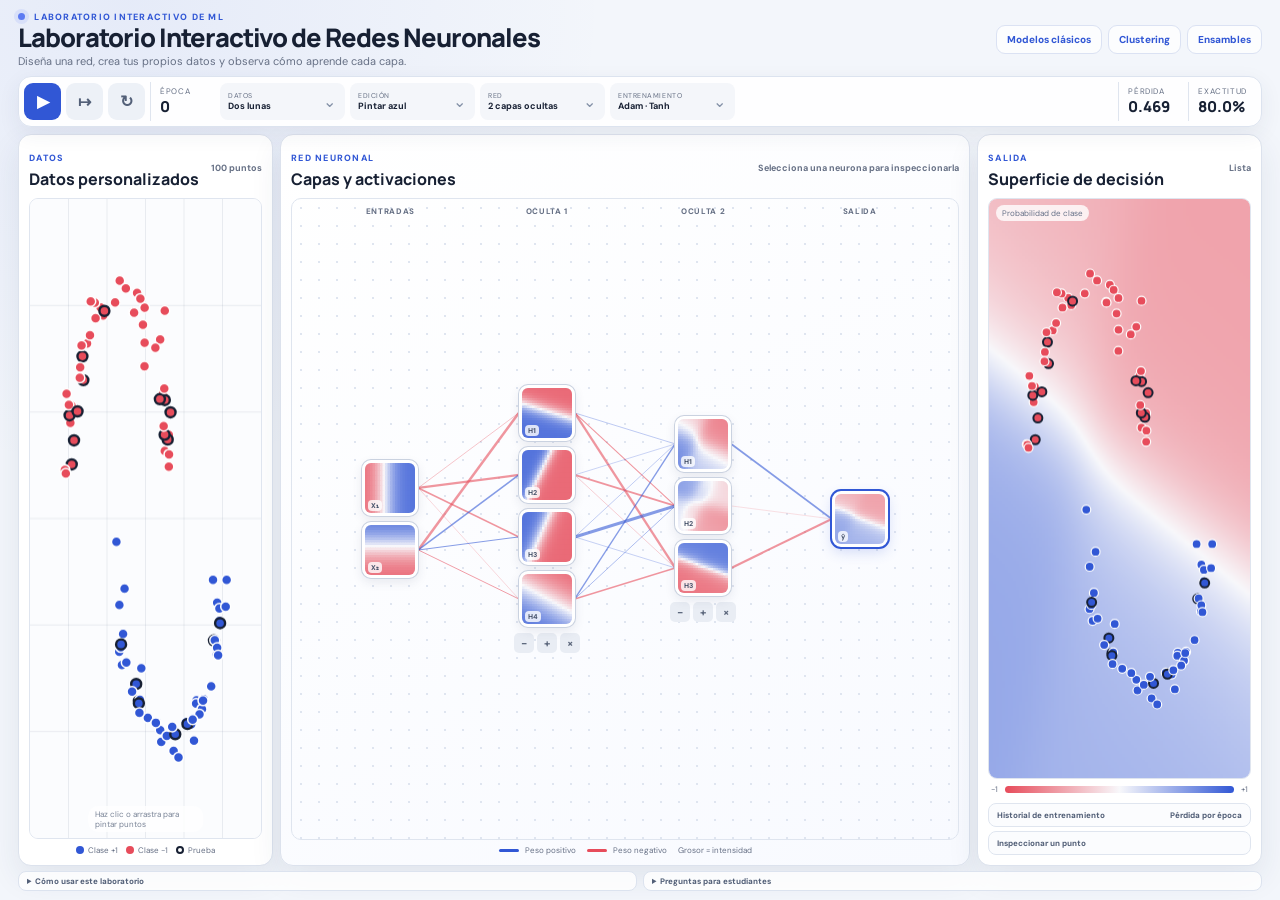
<file: 2026/neural.html>
<!doctype html>
<html lang="es">
<head>
  <meta charset="UTF-8">
  <meta name="viewport" content="width=device-width, initial-scale=1.0">
  <meta name="description" content="Laboratorio interactivo de redes neuronales con datos personalizados.">
  <title>Laboratorio Interactivo de Redes Neuronales</title>
  <link rel="preconnect" href="https://fonts.googleapis.com">
  <link rel="preconnect" href="https://fonts.gstatic.com" crossorigin>
  <link href="https://fonts.googleapis.com/css2?family=DM+Sans:wght@400;500;600;700&family=Manrope:wght@600;700;800&display=swap" rel="stylesheet">
  <link rel="stylesheet" href="neural.css">
</head>
<body>
  <div class="app-shell">
    <header class="hero">
      <div>
        <div class="eyebrow"><span class="pulse-dot"></span> Laboratorio interactivo de ML</div>
        <h1>Laboratorio Interactivo de Redes Neuronales</h1>
        <p>Diseña una red, crea tus propios datos y observa cómo aprende cada capa.</p>
      </div>
      <nav class="app-links">
        <a href="classic.html">Modelos clásicos</a>
        <a href="clustering.html">Clustering</a>
        <a href="index.html">Ensambles</a>
      </nav>
    </header>

    <section class="training-bar">
      <button class="icon-button primary" id="playButton" title="Iniciar o pausar">▶</button>
      <button class="icon-button" id="stepButton" title="Entrenar una época">↦</button>
      <button class="icon-button" id="resetButton" title="Reiniciar la red">↻</button>
      <div class="epoch-readout"><small>Época</small><strong id="epochValue">0</strong></div>

      <div class="top-menu">
        <button class="top-menu-trigger" data-menu="dataMenu"><small>Datos</small><b id="datasetLabel">Dos lunas</b><i>⌄</i></button>
        <div class="top-popover dataset-popover" id="dataMenu">
          <b class="popover-title">Conjuntos de datos</b>
          <div class="dataset-grid" id="datasetGrid">
            <button data-dataset="xor"><canvas></canvas><span>XOR</span></button>
            <button data-dataset="moons" class="active"><canvas></canvas><span>Dos lunas</span></button>
            <button data-dataset="circles"><canvas></canvas><span>Círculos</span></button>
            <button data-dataset="spiral"><canvas></canvas><span>Espiral</span></button>
            <button data-dataset="linear"><canvas></canvas><span>Lineal</span></button>
            <button data-dataset="blobs"><canvas></canvas><span>Nubes</span></button>
            <button data-dataset="checker"><canvas></canvas><span>Tablero</span></button>
            <button data-dataset="stripes"><canvas></canvas><span>Franjas</span></button>
            <button data-dataset="diagonal"><canvas></canvas><span>Diagonal curva</span></button>
            <button data-dataset="noisy"><canvas></canvas><span>Ruidoso</span></button>
            <button data-dataset="imbalanced"><canvas></canvas><span>Desbalanceado</span></button>
            <button data-dataset="rings3"><canvas></canvas><span>Tres anillos</span></button>
            <button data-dataset="waves"><canvas></canvas><span>Ondas</span></button>
            <button data-dataset="quadrants"><canvas></canvas><span>Cuadrantes</span></button>
            <button data-dataset="outliers"><canvas></canvas><span>Atípicos</span></button>
            <button data-dataset="custom"><canvas></canvas><span>Personalizado</span></button>
          </div>
          <label class="slider-row">División de entrenamiento <b id="splitValue">80%</b><input type="range" id="trainSplit" min="50" max="100" value="80"></label>
          <div class="import-box">
            <div><b>Importar dataset JSON</b><small>Formato: [{ "x": 1, "y": 2, "label": 1 }]</small></div>
            <label class="import-button">Seleccionar JSON<input type="file" id="jsonFileInput" accept=".json,application/json"></label>
            <p id="importMessage"></p>
          </div>
        </div>
      </div>

      <div class="top-menu">
        <button class="top-menu-trigger" data-menu="editMenu"><small>Edición</small><b id="toolLabel">Pintar azul</b><i>⌄</i></button>
        <div class="top-popover" id="editMenu">
          <div class="editor-toolbar" id="toolButtons">
            <button class="tool blue active" data-tool="blue"><i></i> Pintar azul</button>
            <button class="tool red" data-tool="red"><i></i> Pintar rojo</button>
            <button class="tool" data-tool="erase">⌫ Borrar</button>
          </div>
          <label class="slider-row">Tamaño del pincel <b id="brushValue">18 px</b><input type="range" id="brushSize" min="5" max="42" value="18"></label>
          <button class="popover-action" id="clearButton">Limpiar todos los datos</button>
        </div>
      </div>

      <div class="top-menu">
        <button class="top-menu-trigger" data-menu="networkMenu"><small>Red</small><b id="networkSummary">2 capas ocultas</b><i>⌄</i></button>
        <div class="top-popover wide-popover" id="networkMenu">
          <div class="popover-header"><b>Características de entrada</b><button class="small-button" id="addLayer">+ Añadir capa</button></div>
          <div class="feature-picker">
            <label><input type="checkbox" data-feature="x" checked> X₁</label>
            <label><input type="checkbox" data-feature="y" checked> X₂</label>
            <label><input type="checkbox" data-feature="x2"> X₁²</label>
            <label><input type="checkbox" data-feature="y2"> X₂²</label>
            <label><input type="checkbox" data-feature="xy"> X₁X₂</label>
            <label><input type="checkbox" data-feature="sinx"> sen(X₁)</label>
            <label><input type="checkbox" data-feature="siny"> sen(X₂)</label>
          </div>
          <p class="popover-note">Usa los botones +, − y × junto a cada capa para modificar su arquitectura.</p>
        </div>
      </div>

      <div class="top-menu">
        <button class="top-menu-trigger" data-menu="trainingMenu"><small>Entrenamiento</small><b id="trainingSummary">Tanh · η 0.05</b><i>⌄</i></button>
        <div class="top-popover training-popover" id="trainingMenu">
          <label>Optimizador<select id="optimizer"><option value="sgd">SGD</option><option value="momentum">Momentum</option><option value="rmsprop">RMSProp</option><option value="adam" selected>Adam</option></select></label>
          <label>Tasa de aprendizaje<select id="learningRate"><option value="0.01">0.01</option><option value="0.03">0.03</option><option value="0.05" selected>0.05</option><option value="0.1">0.10</option><option value="0.2">0.20</option></select></label>
          <label>Activación<select id="activation"><option value="tanh" selected>Tanh</option><option value="relu">ReLU</option><option value="sigmoid">Sigmoide</option></select></label>
          <label>Regularización<select id="regularization"><option value="0">Ninguna</option><option value="0.001" selected>L2 · 0.001</option><option value="0.01">L2 · 0.01</option><option value="0.1">L2 · 0.1</option></select></label>
          <label>Tamaño del lote<select id="batchSize"><option value="1">1</option><option value="10" selected>10</option><option value="30">30</option><option value="1000">Todos</option></select></label>
          <label class="stop-option"><input type="checkbox" id="stopAtPerfect" checked> Detener al alcanzar 100% de exactitud</label>
        </div>
      </div>

      <div class="metric-pill"><small>Pérdida</small><strong id="lossValue">—</strong></div>
      <div class="metric-pill"><small>Exactitud</small><strong id="accuracyValue">—</strong></div>
    </section>

    <main class="playground">
      <aside class="data-panel panel">
        <div class="panel-heading"><div><span class="kicker">Datos</span><h2>Datos personalizados</h2></div><span id="pointCount">0 puntos</span></div>
        <div class="data-canvas-wrap">
          <canvas id="dataCanvas" aria-label="Lienzo editable de datos"></canvas>
          <div class="canvas-tip">Haz clic o arrastra para pintar puntos</div>
        </div>
        <div class="legend"><span><i class="blue-dot"></i> Clase +1</span><span><i class="red-dot"></i> Clase −1</span><span><i class="test-ring"></i> Prueba</span></div>
      </aside>

      <section class="network-panel panel">
        <div class="panel-heading">
          <div><span class="kicker">Red neuronal</span><h2>Capas y activaciones</h2></div>
          <span class="panel-note">Selecciona una neurona para inspeccionarla</span>
        </div>
        <div class="network-stage">
          <svg id="networkEdges" aria-hidden="true"></svg>
          <div class="network-columns" id="networkColumns"></div>
        </div>
        <div class="network-help">
          <span><i class="weight-line positive"></i> Peso positivo</span>
          <span><i class="weight-line negative"></i> Peso negativo</span>
          <span>Grosor = intensidad</span>
        </div>
      </section>

      <aside class="output-panel panel">
        <div class="panel-heading"><div><span class="kicker">Salida</span><h2>Superficie de decisión</h2></div><span class="status" id="trainingStatus">Lista</span></div>
        <div class="output-canvas-wrap">
          <canvas id="outputCanvas" aria-label="Superficie de decisión de la red neuronal"></canvas>
          <div class="output-label">Probabilidad de clase</div>
        </div>
        <div class="probability-scale"><span>−1</span><i></i><span>+1</span></div>
        <details class="output-dropdown">
          <summary>Historial de entrenamiento <span id="historyLabel">Pérdida por época</span></summary>
          <div class="chart-card"><canvas id="lossChart"></canvas></div>
        </details>
        <details class="output-dropdown">
          <summary>Inspeccionar un punto</summary>
          <div class="prediction-card">
            <div><label>X₁<input type="number" id="predictX" value="0" step=".1"></label><label>X₂<input type="number" id="predictY" value="0" step=".1"></label><button id="predictButton">Predecir</button></div>
            <p id="predictionText">La red está lista para recibir una entrada.</p>
          </div>
        </details>
      </aside>
    </main>

    <section class="lesson-bar">
      <details>
        <summary>Cómo usar este laboratorio</summary>
        <p>Selecciona o pinta datos, edita las capas ocultas y utiliza Reproducir o Paso. Pulsa una neurona para mostrar su mapa de activación.</p>
      </details>
      <details>
        <summary>Preguntas para estudiantes</summary>
        <ol>
          <li>¿Por qué las capas ocultas pueden resolver XOR?</li>
          <li>¿Qué cambia al añadir más neuronas?</li>
          <li>¿Cómo afecta la tasa de aprendizaje a la estabilidad?</li>
          <li>¿Por qué puede bajar la pérdida mientras empeora la prueba?</li>
          <li>¿Cómo modifica la regularización la frontera?</li>
        </ol>
      </details>
    </section>
  </div>
  <script src="neural.js"></script>
</body>
</html>
</file>
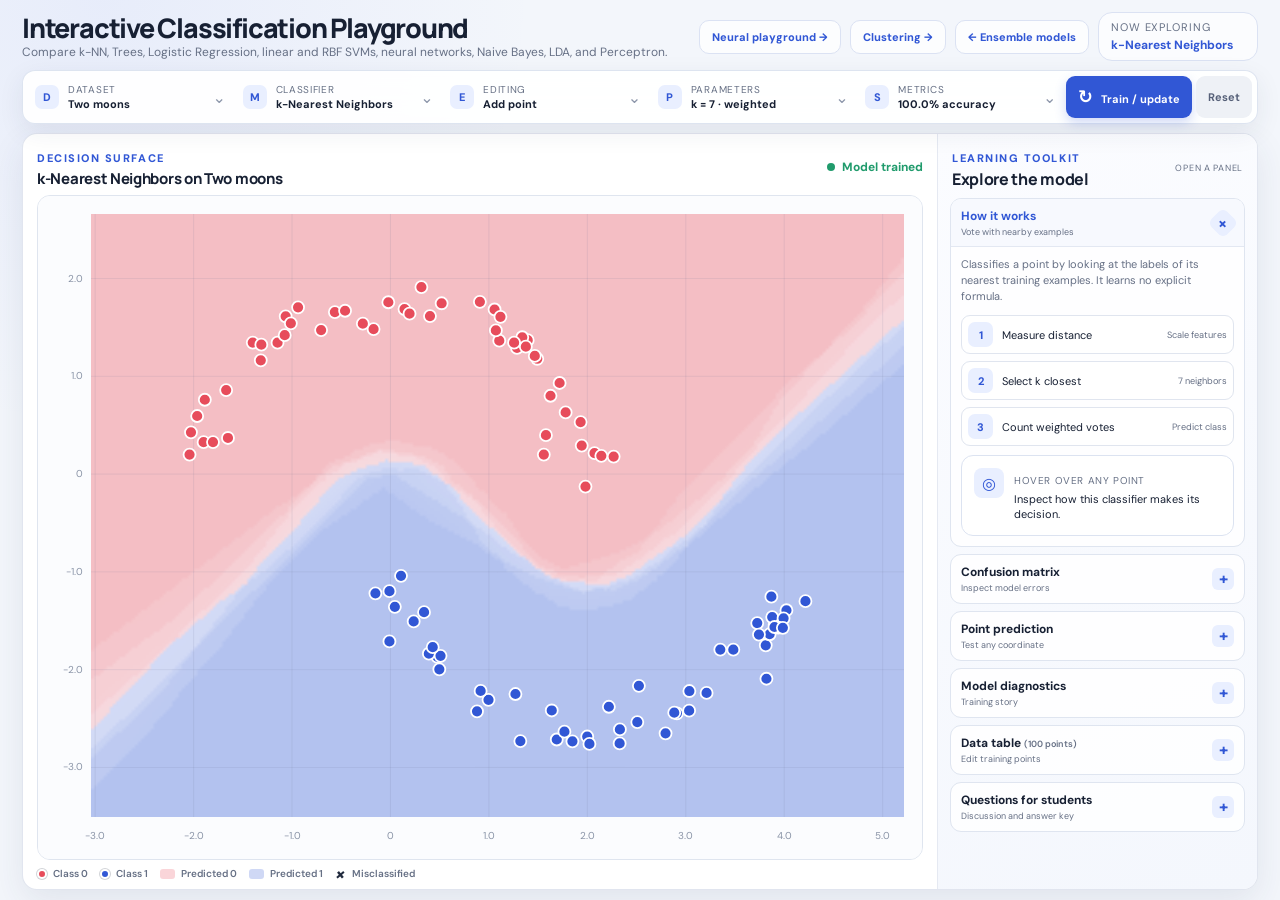
<file: 2026/Supervised.html>
<!doctype html>
<html lang="en">
<head>
  <meta charset="UTF-8">
  <meta name="viewport" content="width=device-width, initial-scale=1.0">
  <meta name="description" content="An interactive educational playground for classic machine learning classifiers.">
  <title>Interactive Classification Playground</title>
  <link rel="preconnect" href="https://fonts.googleapis.com">
  <link rel="preconnect" href="https://fonts.gstatic.com" crossorigin>
  <link href="https://fonts.googleapis.com/css2?family=DM+Sans:wght@400;500;600;700&family=Manrope:wght@600;700;800&display=swap" rel="stylesheet">
  <link rel="stylesheet" href="classic.css">
</head>
<body>
  <div class="app-shell">
    <header class="hero">
      <div>
        <div class="eyebrow"><span class="pulse-dot"></span> Interactive ML Lab</div>
        <h1>Interactive Classification Playground</h1>
        <p>Compare k-NN, Trees, Logistic Regression, linear and RBF SVMs, neural networks, Naive Bayes, LDA, and Perceptron.</p>
      </div>
      <div class="hero-actions">
        <a class="app-switch" href="neural.html">Neural playground →</a>
        <a class="app-switch" href="clustering.html">Clustering →</a>
        <a class="app-switch" href="index.html">← Ensemble models</a>
        <div class="hero-badge" aria-label="Current model">
          <span>Now exploring</span>
          <strong id="heroModel">k-Nearest Neighbors</strong>
        </div>
      </div>
    </header>

    <nav class="control-bar" aria-label="Model controls">
      <div class="menu-wrap">
        <button class="menu-trigger" data-menu="datasetMenu"><span class="menu-icon">D</span><span><small>Dataset</small><b id="datasetLabel">Two moons</b></span><i>⌄</i></button>
        <div class="popover" id="datasetMenu">
          <label class="field-label" for="datasetSelect">Choose a dataset</label>
          <select id="datasetSelect">
            <option value="students">Students: study hours vs sleep hours</option>
            <option value="linear">Linear separation</option>
            <option value="xor">XOR</option>
            <option value="circles">Circles</option>
            <option value="moons" selected>Two moons</option>
            <option value="spiral">Spiral</option>
            <option value="stripes">Horizontal stripes</option>
            <option value="outlier">Outlier dataset</option>
            <option value="noisy">Noisy classification</option>
            <option value="imbalanced">Imbalanced dataset</option>
          </select>
          <p class="hint">Datasets use a fixed seed, so experiments are repeatable.</p>
          <button class="primary full" id="loadDataset">Load dataset</button>
        </div>
      </div>

      <div class="menu-wrap">
        <button class="menu-trigger" data-menu="modelMenu"><span class="menu-icon">M</span><span><small>Classifier</small><b id="modelLabel">k-Nearest Neighbors</b></span><i>⌄</i></button>
        <div class="popover" id="modelMenu">
          <label class="field-label" for="modelSelect">Choose a classifier</label>
          <select id="modelSelect">
            <option value="knn" selected>k-Nearest Neighbors</option>
            <option value="tree">Decision Tree</option>
            <option value="logistic">Logistic Regression</option>
            <option value="svm">Linear SVM</option>
            <option value="rbfsvm">SVM with RBF Kernel</option>
            <option value="mlp">Multilayer Neural Network</option>
            <option value="naivebayes">Gaussian Naive Bayes</option>
            <option value="lda">Linear Discriminant Analysis</option>
            <option value="perceptron">Perceptron</option>
          </select>
          <div class="explain-box" id="modelQuickExplain"></div>
        </div>
      </div>

      <div class="menu-wrap">
        <button class="menu-trigger" data-menu="editingMenu"><span class="menu-icon">E</span><span><small>Editing</small><b id="toolLabel">Add point</b></span><i>⌄</i></button>
        <div class="popover wide" id="editingMenu">
          <div class="tool-grid" id="toolButtons">
            <button class="tool active" data-tool="add">+ Add point</button>
            <button class="tool blue" data-tool="brush1">● Brush blue</button>
            <button class="tool red" data-tool="brush0">● Brush red</button>
            <button class="tool" data-tool="erase">⌫ Eraser brush</button>
            <button class="tool" data-tool="select">▣ Select region</button>
          </div>
          <label class="range-row">Brush radius <b id="brushRadiusValue">24 px</b><input type="range" id="brushRadius" min="8" max="60" value="24"></label>
          <div class="button-row">
            <button class="secondary" id="deleteSelected">Delete selected</button>
            <button class="danger-soft" id="clearData">Clear all data</button>
          </div>
        </div>
      </div>

      <div class="menu-wrap">
        <button class="menu-trigger" data-menu="paramsMenu"><span class="menu-icon">P</span><span><small>Parameters</small><b id="paramSummary">k = 7 · distance weighted</b></span><i>⌄</i></button>
        <div class="popover wide" id="paramsMenu">
          <div id="parameterFields"></div>
        </div>
      </div>

      <div class="menu-wrap">
        <button class="menu-trigger" data-menu="metricsMenu"><span class="menu-icon">S</span><span><small>Metrics</small><b id="accuracyLabel">Not trained</b></span><i>⌄</i></button>
        <div class="popover metrics-popover" id="metricsMenu">
          <div class="metric-grid" id="metricGrid"></div>
          <div id="metricExtra"></div>
        </div>
      </div>

      <button class="train-button" id="trainButton"><span>↻</span> Train / update</button>
      <button class="reset-button" id="resetDataset" title="Reset current dataset">Reset</button>
    </nav>

    <main>
      <section class="workspace-card">
        <div class="plot-column">
          <div class="plot-heading">
            <div>
              <span class="section-kicker">Decision surface</span>
              <h2 id="plotTitle">k-Nearest Neighbors on Two moons</h2>
            </div>
            <div class="plot-status" id="plotStatus"><span></span> Model trained</div>
          </div>
          <div class="canvas-wrap" id="canvasWrap">
            <canvas id="plotCanvas" aria-label="Interactive decision region plot"></canvas>
            <div class="canvas-message hidden" id="canvasMessage"></div>
            <div class="hover-card hidden" id="hoverCard"></div>
          </div>
          <div class="legend">
            <span><i class="dot red-dot"></i> Class 0</span>
            <span><i class="dot blue-dot"></i> Class 1</span>
            <span><i class="region red-region"></i> Predicted 0</span>
            <span><i class="region blue-region"></i> Predicted 1</span>
            <span><i class="error-mark">×</i> Misclassified</span>
          </div>
          <div class="warning hidden" id="trainingWarning"></div>
        </div>

        <aside class="insight-panel" aria-label="Learning panels">
          <div class="panel-menu-title">
            <div><span class="section-kicker">Learning toolkit</span><h2>Explore the model</h2></div>
            <span class="panel-hint">Open a panel</span>
          </div>

          <details class="side-dropdown" open>
            <summary><span><b>How it works</b><small id="insightTitle">Vote with nearby examples</small></span><i>+</i></summary>
            <div class="dropdown-content">
              <p class="insight-copy" id="insightText"></p>
              <div id="modelVisual"></div>
              <div class="selected-readout" id="selectedReadout">
                <span class="readout-icon">◎</span>
                <div><small>Hover over any point</small><p>Inspect how this classifier makes its decision.</p></div>
              </div>
            </div>
          </details>

          <details class="side-dropdown">
            <summary><span><b>Confusion matrix</b><small>Inspect model errors</small></span><i>+</i></summary>
            <div class="dropdown-content">
              <div class="compact-action"><span>Click a cell to highlight points.</span><button class="text-button" id="showAll">Show all</button></div>
              <div class="matrix-layout">
                <div class="matrix-axis-y">Actual class</div>
                <div class="matrix">
                  <div class="corner"></div><div class="axis-label">Pred. 0</div><div class="axis-label">Pred. 1</div>
                  <div class="axis-label">Actual 0</div>
                  <button class="matrix-cell tn" data-cell="tn"><small>TN</small><strong id="tnValue">0</strong><span>Correct</span></button>
                  <button class="matrix-cell fp" data-cell="fp"><small>FP</small><strong id="fpValue">0</strong><span>False alarm</span></button>
                  <div class="axis-label">Actual 1</div>
                  <button class="matrix-cell fn" data-cell="fn"><small>FN</small><strong id="fnValue">0</strong><span>Missed</span></button>
                  <button class="matrix-cell tp" data-cell="tp"><small>TP</small><strong id="tpValue">0</strong><span>Correct</span></button>
                </div>
              </div>
              <p class="matrix-explanation" id="matrixExplanation">Click a cell to isolate those points on the plot.</p>
              <div class="definition-list">
                <span><b>TP</b> Actual 1, predicted 1.</span><span><b>FP</b> Actual 0, predicted 1.</span>
                <span><b>FN</b> Actual 1, predicted 0.</span><span><b>TN</b> Actual 0, predicted 0.</span>
              </div>
            </div>
          </details>

          <details class="side-dropdown">
            <summary><span><b>Point prediction</b><small>Test any coordinate</small></span><i>+</i></summary>
            <div class="dropdown-content">
              <div class="coordinate-inputs">
                <label>X coordinate<input type="number" id="predictX" value="0" step="0.1"></label>
                <label>Y coordinate<input type="number" id="predictY" value="0" step="0.1"></label>
                <button class="primary" id="predictButton">Predict</button>
              </div>
              <div class="prediction-output" id="predictionOutput">
                <div class="prediction-class neutral">?</div>
                <div><small>Ready to experiment</small><p>Enter a point to inspect the model's reasoning.</p></div>
              </div>
            </div>
          </details>

          <details class="side-dropdown">
            <summary><span><b id="chartTitle">Model diagnostics</b><small>Training story</small></span><i>+</i></summary>
            <div class="dropdown-content">
              <canvas id="miniChart"></canvas>
              <p class="chart-caption" id="chartCaption"></p>
            </div>
          </details>

          <details class="side-dropdown">
            <summary><span><b>Data table <em id="tableCount"></em></b><small>Edit training points</small></span><i>+</i></summary>
            <div class="dropdown-content">
              <div class="table-actions"><button class="secondary" id="tableDeleteSelected">Delete selected</button><button class="danger-soft" id="tableClear">Clear data</button></div>
              <div class="table-scroll">
                <table>
                  <thead><tr><th>#</th><th>X</th><th>Y</th><th>Class</th><th>Prediction</th><th></th></tr></thead>
                  <tbody id="dataTableBody"></tbody>
                </table>
              </div>
            </div>
          </details>

          <details class="side-dropdown">
            <summary><span><b>Questions for students</b><small>Discussion and answer key</small></span><i>+</i></summary>
            <div class="dropdown-content questions-content">
              <ol id="questionList"></ol>
              <details class="answer-key">
                <summary>Reveal answer key</summary>
                <ol id="answerList"></ol>
              </details>
            </div>
          </details>
        </aside>
      </section>
    </main>

    <footer>Built for exploration. Compare assumptions, boundaries, and mistakes.</footer>
  </div>
  <script src="classic.js"></script>
</body>
</html>
</file>
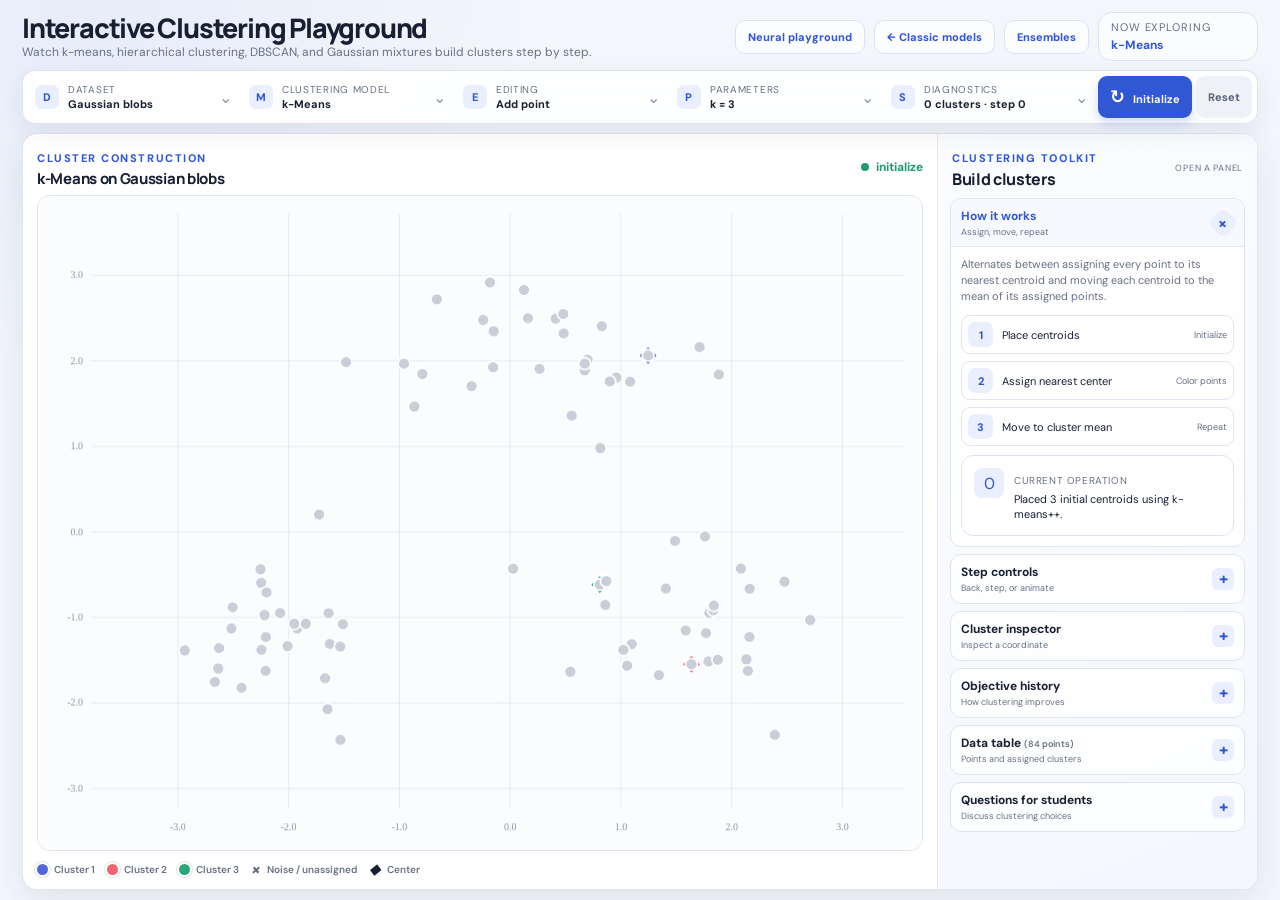
<file: 2026/Unsupervised.html>
<!doctype html>
<html lang="en">
<head>
  <meta charset="UTF-8">
  <meta name="viewport" content="width=device-width, initial-scale=1.0">
  <meta name="description" content="An interactive educational playground for unsupervised clustering algorithms.">
  <title>Interactive Clustering Playground</title>
  <link rel="preconnect" href="https://fonts.googleapis.com">
  <link rel="preconnect" href="https://fonts.gstatic.com" crossorigin>
  <link href="https://fonts.googleapis.com/css2?family=DM+Sans:wght@400;500;600;700&family=Manrope:wght@600;700;800&display=swap" rel="stylesheet">
  <link rel="stylesheet" href="clustering.css">
</head>
<body>
  <div class="app-shell">
    <header class="hero">
      <div>
        <div class="eyebrow"><span class="pulse-dot"></span> Interactive ML Lab</div>
        <h1>Interactive Clustering Playground</h1>
        <p>Watch k-means, hierarchical clustering, DBSCAN, and Gaussian mixtures build clusters step by step.</p>
      </div>
      <div class="hero-actions">
        <a class="app-switch" href="neural.html">Neural playground</a>
        <a class="app-switch" href="classic.html">← Classic models</a>
        <a class="app-switch" href="index.html">Ensembles</a>
        <div class="hero-badge" aria-label="Current model">
          <span>Now exploring</span>
          <strong id="heroModel">k-Means</strong>
        </div>
      </div>
    </header>

    <nav class="control-bar" aria-label="Model controls">
      <div class="menu-wrap">
        <button class="menu-trigger" data-menu="datasetMenu"><span class="menu-icon">D</span><span><small>Dataset</small><b id="datasetLabel">Two moons</b></span><i>⌄</i></button>
        <div class="popover" id="datasetMenu">
          <label class="field-label" for="datasetSelect">Choose a dataset</label>
          <select id="datasetSelect">
            <option value="blobs" selected>Gaussian blobs</option>
            <option value="moons">Two moons</option>
            <option value="circles">Concentric circles</option>
            <option value="anisotropic">Anisotropic groups</option>
            <option value="varied">Varied density</option>
            <option value="spiral">Spiral arms</option>
            <option value="noise">Clusters with noise</option>
            <option value="uniform">Uniform random points</option>
          </select>
          <p class="hint">Datasets use a fixed seed, so experiments are repeatable.</p>
          <button class="primary full" id="loadDataset">Load dataset</button>
        </div>
      </div>

      <div class="menu-wrap">
        <button class="menu-trigger" data-menu="modelMenu"><span class="menu-icon">M</span><span><small>Clustering model</small><b id="modelLabel">k-Means</b></span><i>⌄</i></button>
        <div class="popover" id="modelMenu">
          <label class="field-label" for="modelSelect">Choose an algorithm</label>
          <select id="modelSelect">
            <option value="kmeans" selected>k-Means</option>
            <option value="hierarchical">Hierarchical Agglomerative</option>
            <option value="dbscan">DBSCAN</option>
            <option value="gmm">Gaussian Mixture Model</option>
          </select>
          <div class="explain-box" id="modelQuickExplain"></div>
        </div>
      </div>

      <div class="menu-wrap">
        <button class="menu-trigger" data-menu="editingMenu"><span class="menu-icon">E</span><span><small>Editing</small><b id="toolLabel">Add point</b></span><i>⌄</i></button>
        <div class="popover wide" id="editingMenu">
          <div class="tool-grid" id="toolButtons">
            <button class="tool active" data-tool="add">+ Add point</button>
            <button class="tool blue" data-tool="brush">● Point brush</button>
            <button class="tool" data-tool="erase">⌫ Eraser brush</button>
            <button class="tool" data-tool="select">▣ Select region</button>
          </div>
          <label class="range-row">Brush radius <b id="brushRadiusValue">24 px</b><input type="range" id="brushRadius" min="8" max="60" value="24"></label>
          <div class="button-row">
            <button class="secondary" id="deleteSelected">Delete selected</button>
            <button class="danger-soft" id="clearData">Clear all data</button>
          </div>
        </div>
      </div>

      <div class="menu-wrap">
        <button class="menu-trigger" data-menu="paramsMenu"><span class="menu-icon">P</span><span><small>Parameters</small><b id="paramSummary">k = 3</b></span><i>⌄</i></button>
        <div class="popover wide" id="paramsMenu">
          <div id="parameterFields"></div>
        </div>
      </div>

      <div class="menu-wrap">
        <button class="menu-trigger" data-menu="metricsMenu"><span class="menu-icon">S</span><span><small>Diagnostics</small><b id="accuracyLabel">Not initialized</b></span><i>⌄</i></button>
        <div class="popover metrics-popover" id="metricsMenu">
          <div class="metric-grid" id="metricGrid"></div>
          <div id="metricExtra"></div>
        </div>
      </div>

      <button class="train-button" id="trainButton"><span>↻</span> Initialize</button>
      <button class="reset-button" id="resetDataset" title="Reset current dataset">Reset</button>
    </nav>

    <main>
      <section class="workspace-card">
        <div class="plot-column">
          <div class="plot-heading">
            <div>
              <span class="section-kicker">Cluster construction</span>
              <h2 id="plotTitle">k-Means on Gaussian blobs</h2>
            </div>
            <div class="plot-status" id="plotStatus"><span></span> Ready to initialize</div>
          </div>
          <div class="canvas-wrap" id="canvasWrap">
            <canvas id="plotCanvas" aria-label="Interactive decision region plot"></canvas>
            <div class="canvas-message hidden" id="canvasMessage"></div>
            <div class="hover-card hidden" id="hoverCard"></div>
          </div>
          <div class="legend">
            <span><i class="cluster-swatch c0"></i> Cluster 1</span>
            <span><i class="cluster-swatch c1"></i> Cluster 2</span>
            <span><i class="cluster-swatch c2"></i> Cluster 3</span>
            <span><i class="noise-mark">×</i> Noise / unassigned</span>
            <span><i class="center-mark">◆</i> Center</span>
          </div>
          <div class="warning hidden" id="trainingWarning"></div>
        </div>

        <aside class="insight-panel" aria-label="Learning panels">
          <div class="panel-menu-title">
            <div><span class="section-kicker">Clustering toolkit</span><h2>Build clusters</h2></div>
            <span class="panel-hint">Open a panel</span>
          </div>

          <details class="side-dropdown" open>
            <summary><span><b>How it works</b><small id="insightTitle">Assign, move, repeat</small></span><i>+</i></summary>
            <div class="dropdown-content">
              <p class="insight-copy" id="insightText"></p>
              <div id="modelVisual"></div>
              <div class="selected-readout" id="selectedReadout">
                <span class="readout-icon">◎</span>
                <div><small>Current operation</small><p id="stepExplanation">Initialize the algorithm to begin.</p></div>
              </div>
            </div>
          </details>

          <details class="side-dropdown">
            <summary><span><b>Step controls</b><small>Back, step, or animate</small></span><i>+</i></summary>
            <div class="dropdown-content">
              <div class="step-counter"><span>Step</span><strong id="stepCounter">0 / 0</strong></div>
              <div class="step-buttons">
                <button class="secondary" id="backButton">← Back</button>
                <button class="primary" id="stepButton">Step →</button>
                <button class="secondary" id="playButton">▶ Play</button>
              </div>
              <label class="range-row">Animation speed <b id="speedValue">700 ms</b><input type="range" id="speedSlider" min="150" max="1500" step="50" value="700"></label>
              <div class="progress-track"><div class="progress-fill" id="stepProgress"></div></div>
              <p class="matrix-explanation">Each state is a real operation from the clustering algorithm, not a cosmetic animation.</p>
            </div>
          </details>

          <details class="side-dropdown">
            <summary><span><b>Cluster inspector</b><small>Inspect a coordinate</small></span><i>+</i></summary>
            <div class="dropdown-content">
              <div class="coordinate-inputs">
                <label>X coordinate<input type="number" id="predictX" value="0" step="0.1"></label>
                <label>Y coordinate<input type="number" id="predictY" value="0" step="0.1"></label>
                <button class="primary" id="predictButton">Inspect</button>
              </div>
              <div class="prediction-output" id="predictionOutput">
                <div class="prediction-class neutral">?</div>
                <div><small>Ready to inspect</small><p>Enter a coordinate to find its nearest or most likely cluster.</p></div>
              </div>
            </div>
          </details>

          <details class="side-dropdown">
            <summary><span><b id="chartTitle">Objective history</b><small>How clustering improves</small></span><i>+</i></summary>
            <div class="dropdown-content">
              <canvas id="miniChart"></canvas>
              <p class="chart-caption" id="chartCaption"></p>
            </div>
          </details>

          <details class="side-dropdown">
            <summary><span><b>Data table <em id="tableCount"></em></b><small>Points and assigned clusters</small></span><i>+</i></summary>
            <div class="dropdown-content">
              <div class="table-actions"><button class="secondary" id="tableDeleteSelected">Delete selected</button><button class="danger-soft" id="tableClear">Clear data</button></div>
              <div class="table-scroll">
                <table>
                  <thead><tr><th>#</th><th>X</th><th>Y</th><th>Cluster</th><th>Status</th><th></th></tr></thead>
                  <tbody id="dataTableBody"></tbody>
                </table>
              </div>
            </div>
          </details>

          <details class="side-dropdown">
            <summary><span><b>Questions for students</b><small>Discuss clustering choices</small></span><i>+</i></summary>
            <div class="dropdown-content questions-content">
              <ol id="questionList"></ol>
              <details class="answer-key">
                <summary>Reveal answer key</summary>
                <ol id="answerList"></ol>
              </details>
            </div>
          </details>
        </aside>
      </section>
    </main>

    <footer>Built for exploration. Compare assumptions, boundaries, and mistakes.</footer>
  </div>
  <script src="clustering.js"></script>
</body>
</html>
</file>
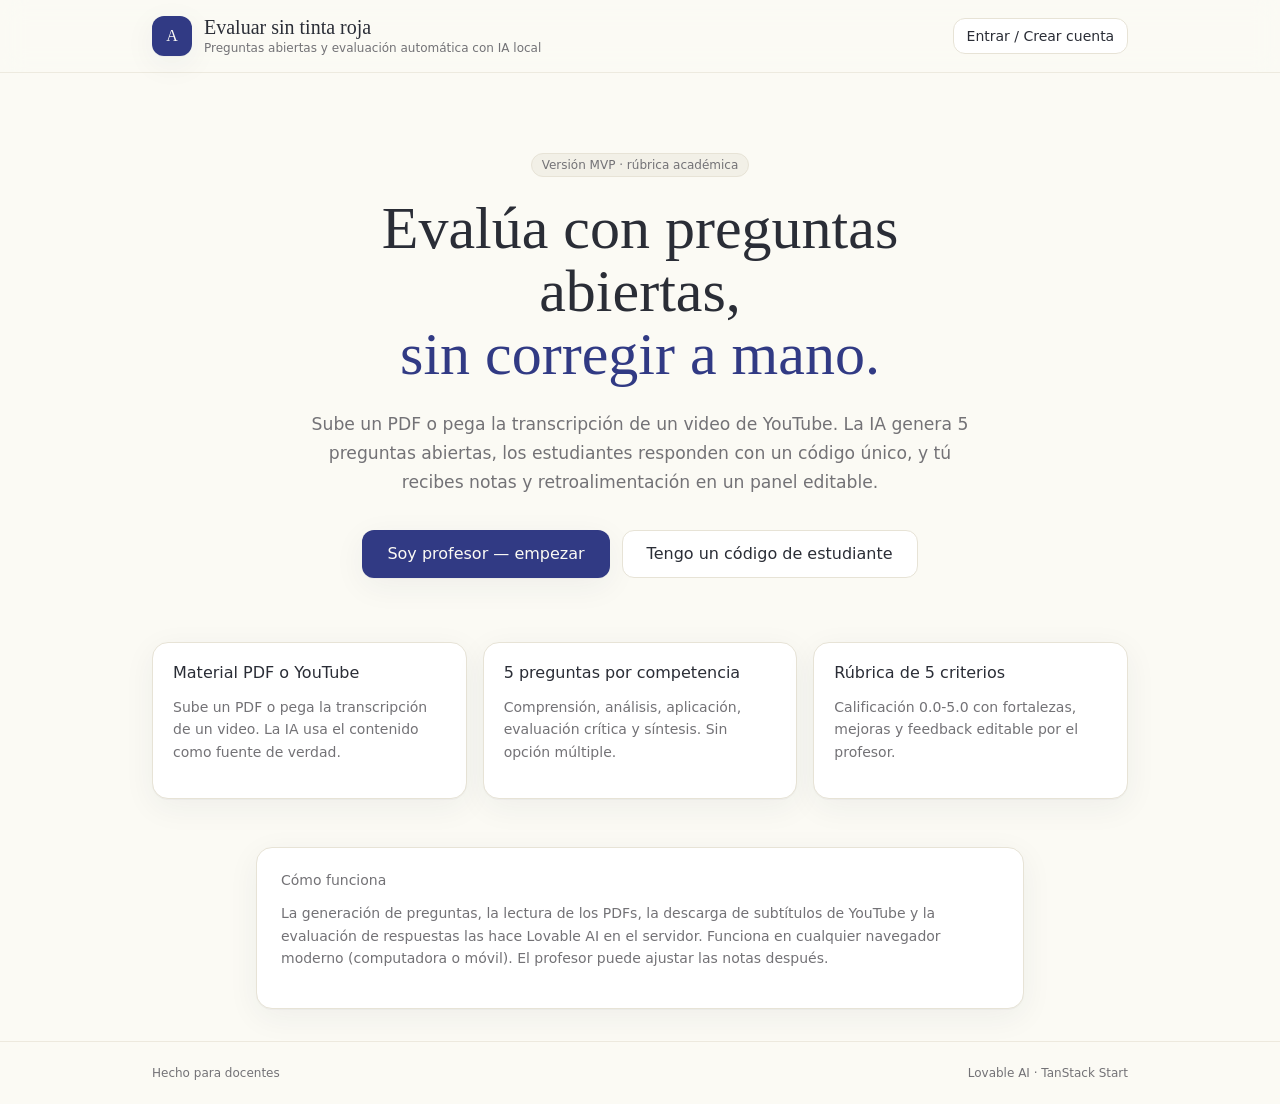
<file: Simuladores/evaluar-sin-tinta-roja-autonomo.html>
﻿<!doctype html>
<html lang="es">
  <head>
    <meta charset="utf-8">
    <meta name="viewport" content="width=device-width, initial-scale=1">
    <title>Evaluar sin tinta roja - App autonoma</title>
    <meta name="description" content="Aplicacion autonoma para generar preguntas abiertas o de seleccion multiple y evaluar respuestas de estudiantes.">
    <style>
:root {
  --radius: 0.75rem;
  --background: #fbfaf4;
  --foreground: #2a2d36;
  --card: #ffffff;
  --muted: #f2f0e7;
  --muted-foreground: #737276;
  --primary: #313a84;
  --primary-foreground: #fbfaf4;
  --accent: #d9a55f;
  --success: #2f8f65;
  --warning: #c28a2a;
  --destructive: #c54035;
  --border: #e7e3d6;
  --input: #e3dfd2;
  --shadow-card: 0 1px 0 rgba(40, 45, 60, 0.03), 0 8px 32px rgba(40, 45, 60, 0.06);
  color-scheme: light;
}

* {
  box-sizing: border-box;
}

body {
  margin: 0;
  min-height: 100vh;
  overflow-x: hidden;
  background: var(--background);
  color: var(--foreground);
  font-family: Inter, ui-sans-serif, system-ui, sans-serif;
  -webkit-font-smoothing: antialiased;
  text-rendering: optimizeLegibility;
}

a {
  color: inherit;
  text-decoration: none;
}

button,
input,
textarea {
  font: inherit;
}

button {
  cursor: pointer;
}

button:disabled {
  cursor: not-allowed;
  opacity: 0.5;
}

.font-serif {
  font-family: "Instrument Serif", ui-serif, Georgia, serif;
}

.page {
  min-height: 100vh;
  overflow-x: hidden;
  background: var(--background);
  color: var(--foreground);
}

.container-page {
  width: 100%;
  max-width: 64rem;
  margin-inline: auto;
  padding-inline: 1.5rem;
}

.topbar {
  position: sticky;
  top: 0;
  z-index: 10;
  border-bottom: 1px solid rgba(231, 227, 214, 0.7);
  background: rgba(251, 250, 244, 0.82);
  backdrop-filter: blur(12px);
}

.topbar .container-page {
  display: flex;
  align-items: center;
  justify-content: space-between;
  gap: 1rem;
  padding-block: 1rem;
}

.brand {
  display: flex;
  align-items: center;
  gap: 0.75rem;
  min-width: 0;
}

.brand-mark {
  display: grid;
  width: 2.5rem;
  height: 2.5rem;
  place-items: center;
  border-radius: 0.75rem;
  background: var(--primary);
  color: var(--primary-foreground);
  box-shadow: var(--shadow-card);
  flex: 0 0 auto;
}

.brand-mark.small {
  width: 2.25rem;
  height: 2.25rem;
  border-radius: 0.55rem;
}

.brand-title {
  font-family: "Instrument Serif", ui-serif, Georgia, serif;
  font-size: 1.25rem;
  line-height: 1.05;
}

.brand-subtitle {
  margin-top: 0.15rem;
  color: var(--muted-foreground);
  font-size: 0.75rem;
  line-height: 1.2;
}

.link-button,
.ghost-button,
.primary-button,
.secondary-button,
.danger-link {
  display: inline-flex;
  min-height: 2.25rem;
  align-items: center;
  justify-content: center;
  border-radius: 0.75rem;
  border: 1px solid transparent;
  padding: 0.45rem 0.8rem;
  font-size: 0.875rem;
  font-weight: 500;
  transition: background 150ms ease, border-color 150ms ease, opacity 150ms ease, color 150ms ease;
}

.primary-button {
  background: var(--primary);
  color: var(--primary-foreground);
  box-shadow: var(--shadow-card);
}

.primary-button:hover {
  opacity: 0.9;
}

.secondary-button,
.link-button,
.ghost-button {
  border-color: var(--border);
  background: var(--card);
  color: var(--foreground);
}

.secondary-button:hover,
.link-button:hover,
.ghost-button:hover {
  background: var(--muted);
}

.danger-link {
  border: 0;
  background: transparent;
  color: var(--muted-foreground);
  padding-inline: 0.1rem;
}

.danger-link:hover {
  color: var(--destructive);
}

.hero {
  max-width: 42rem;
  margin: 0 auto;
  padding: 5rem 0 0;
  text-align: center;
}

.chip {
  display: inline-flex;
  align-items: center;
  gap: 0.375rem;
  width: fit-content;
  border: 1px solid var(--border);
  border-radius: 999px;
  background: var(--muted);
  color: var(--muted-foreground);
  padding: 0.25rem 0.625rem;
  font-size: 0.75rem;
  font-weight: 500;
}

.hero h1 {
  margin: 1.25rem 0 0;
  font-family: "Instrument Serif", ui-serif, Georgia, serif;
  font-size: clamp(2.6rem, 6vw, 3.75rem);
  font-weight: 400;
  letter-spacing: 0;
  line-height: 1.05;
}

.primary-text {
  color: var(--primary);
}

.mobile-break {
  display: none;
}

.hero .primary-text::before {
  content: "";
  display: block;
}

.hero p {
  margin: 1.5rem auto 0;
  color: var(--muted-foreground);
  font-size: 1.075rem;
  line-height: 1.7;
}

.hero-actions {
  display: flex;
  flex-wrap: wrap;
  justify-content: center;
  gap: 0.75rem;
  margin-top: 2rem;
}

.hero-actions .primary-button,
.hero-actions .secondary-button {
  min-height: 3rem;
  padding-inline: 1.5rem;
  font-size: 1rem;
}

.feature-grid {
  display: grid;
  grid-template-columns: repeat(3, minmax(0, 1fr));
  gap: 1rem;
  margin: 4rem auto 0;
}

.surface-card {
  border: 1px solid var(--border);
  border-radius: 1rem;
  background: var(--card);
  box-shadow: var(--shadow-card);
}

.card-pad {
  padding: 1.25rem;
}

.feature-title {
  font-weight: 500;
}

.muted {
  color: var(--muted-foreground);
}

.text-sm {
  font-size: 0.875rem;
}

.text-xs {
  font-size: 0.75rem;
}

.leading-relaxed {
  line-height: 1.625;
}

.how-card {
  max-width: 48rem;
  margin: 3rem auto 0;
  padding: 1.5rem;
  color: var(--muted-foreground);
  font-size: 0.875rem;
}

.footer {
  margin-top: 2rem;
  border-top: 1px solid rgba(231, 227, 214, 0.7);
}

.footer .container-page {
  display: flex;
  flex-wrap: wrap;
  justify-content: space-between;
  gap: 0.5rem;
  padding-block: 1.5rem;
  color: var(--muted-foreground);
  font-size: 0.75rem;
}

.center-shell {
  display: grid;
  min-height: 100vh;
  place-items: center;
  padding: 1rem;
}

.auth-card {
  width: min(100%, 28rem);
  padding: 2rem;
}

.back-link {
  color: var(--muted-foreground);
  font-size: 0.75rem;
}

.back-link:hover {
  color: var(--foreground);
}

.page-title {
  margin: 0.5rem 0 0;
  font-family: "Instrument Serif", ui-serif, Georgia, serif;
  font-size: 2rem;
  font-weight: 400;
  line-height: 1.15;
}

.field {
  display: grid;
  gap: 0.35rem;
}

.field label {
  font-size: 0.875rem;
  font-weight: 500;
}

.field .tiny-label {
  color: var(--muted-foreground);
  font-size: 0.75rem;
  font-weight: 400;
}

.input,
.textarea,
.file-input {
  width: 100%;
  border: 1px solid var(--input);
  border-radius: 0.75rem;
  background: var(--background);
  color: var(--foreground);
  padding: 0.65rem 0.75rem;
  outline: none;
}

.textarea {
  min-height: 8.5rem;
  line-height: 1.625;
  resize: vertical;
}

.input:focus,
.textarea:focus {
  border-color: var(--primary);
  box-shadow: 0 0 0 3px rgba(49, 58, 132, 0.12);
}

.form-stack {
  display: grid;
  gap: 1rem;
  margin-top: 1.5rem;
}

.full {
  width: 100%;
}

.center-text {
  text-align: center;
}

.mono {
  font-family: ui-monospace, SFMono-Regular, Menlo, Monaco, Consolas, monospace;
}

.wide-code {
  text-align: center;
  text-transform: uppercase;
  letter-spacing: 0.18em;
  font-family: ui-monospace, SFMono-Regular, Menlo, Monaco, Consolas, monospace;
  font-size: 1.125rem;
}

.dashboard-main {
  padding-block: 2rem;
}

.section-stack {
  display: grid;
  gap: 2rem;
}

.section-heading h1 {
  margin: 0.5rem 0 0;
  font-family: "Instrument Serif", ui-serif, Georgia, serif;
  font-size: 2.25rem;
  font-weight: 400;
  line-height: 1.1;
}

.section-heading p {
  margin: 0.4rem 0 0;
}

.create-grid {
  display: grid;
  grid-template-columns: 1fr 2fr auto;
  align-items: end;
  gap: 0.75rem;
}

.course-grid,
.code-grid {
  display: grid;
  grid-template-columns: repeat(2, minmax(0, 1fr));
  gap: 1rem;
}

.row-between {
  display: flex;
  align-items: flex-start;
  justify-content: space-between;
  gap: 0.75rem;
}

.wrap {
  flex-wrap: wrap;
}

.truncate {
  min-width: 0;
  overflow: hidden;
  text-overflow: ellipsis;
  white-space: nowrap;
}

.pill-row {
  display: flex;
  flex-wrap: wrap;
  gap: 0.5rem;
}

.tab-button {
  border: 1px solid var(--border);
  border-radius: 0.75rem;
  background: var(--card);
  padding: 0.45rem 0.75rem;
  color: var(--foreground);
  font-size: 0.875rem;
}

.tab-button.active {
  border-color: var(--primary);
  background: rgba(49, 58, 132, 0.08);
  color: var(--primary);
}

.material-type {
  color: var(--muted-foreground);
  font-size: 0.75rem;
  letter-spacing: 0.08em;
  text-transform: uppercase;
}

.question-list,
.answer-list,
.feedback-list {
  display: grid;
  gap: 0.75rem;
  margin: 0;
  padding: 0;
  list-style: none;
}

.question-item {
  border: 1px solid var(--border);
  border-radius: 0.75rem;
  padding: 0.75rem;
}

.question-meta {
  display: flex;
  align-items: center;
  flex-wrap: wrap;
  gap: 0.5rem;
  color: var(--muted-foreground);
  font-size: 0.75rem;
}

.option-list,
.student-options {
  display: grid;
  gap: 0.35rem;
  margin: 0.75rem 0 0;
  padding: 0;
  list-style: none;
  font-size: 0.875rem;
}

.option-item {
  display: flex;
  align-items: flex-start;
  gap: 0.5rem;
  border-radius: 0.45rem;
  background: rgba(242, 240, 231, 0.72);
  padding: 0.45rem 0.6rem;
}

.option-item.correct {
  background: rgba(47, 143, 101, 0.15);
  color: var(--success);
}

.option-item.wrong {
  background: rgba(197, 64, 53, 0.13);
  color: var(--destructive);
}

.option-note {
  margin-left: auto;
  font-size: 0.75rem;
}

.choice-row {
  display: flex;
  align-items: flex-start;
  gap: 0.75rem;
  border: 1px solid var(--border);
  border-radius: 0.75rem;
  background: var(--background);
  padding: 0.65rem 0.75rem;
  cursor: pointer;
  transition: background 150ms ease, border-color 150ms ease;
}

.choice-row:hover,
.choice-row.selected {
  border-color: var(--primary);
  background: rgba(49, 58, 132, 0.08);
}

.choice-row input {
  margin-top: 0.2rem;
}

.teacher-edit-grid {
  display: grid;
  grid-template-columns: 8rem minmax(0, 1fr) auto;
  align-items: end;
  gap: 0.75rem;
  margin-top: 0.75rem;
}

.textarea.compact {
  min-height: 4.5rem;
}

.shared-code-card {
  border-color: rgba(49, 58, 132, 0.26);
  background: rgba(49, 58, 132, 0.04);
}

.big-code-box {
  border: 1px solid rgba(49, 58, 132, 0.34);
  border-radius: 1rem;
  background: var(--background);
  padding: 1.4rem;
  text-align: center;
}

.big-code {
  color: var(--primary);
  font-family: ui-monospace, SFMono-Regular, Menlo, Monaco, Consolas, monospace;
  font-size: clamp(2rem, 5vw, 2.5rem);
  font-weight: 700;
  letter-spacing: 0.35em;
  overflow-wrap: anywhere;
}

.small-actions {
  display: flex;
  flex-wrap: wrap;
  align-items: center;
  gap: 0.5rem;
}

.mini-button {
  border: 1px solid var(--border);
  border-radius: 0.55rem;
  background: var(--card);
  padding: 0.35rem 0.65rem;
  color: var(--foreground);
  font-size: 0.75rem;
}

.mini-button:hover {
  background: var(--muted);
}

.submissions-table {
  width: 100%;
  border-collapse: collapse;
  font-size: 0.875rem;
}

.submissions-table th,
.submissions-table td {
  border-bottom: 1px solid rgba(231, 227, 214, 0.75);
  padding: 0.65rem 0.75rem 0.65rem 0;
  text-align: left;
  vertical-align: top;
}

.submissions-table th {
  color: var(--muted-foreground);
  font-size: 0.75rem;
  font-weight: 500;
}

.score {
  display: inline-block;
  border-radius: 0.45rem;
  padding: 0.1rem 0.5rem;
  font-family: ui-monospace, SFMono-Regular, Menlo, Monaco, Consolas, monospace;
  font-weight: 600;
}

.score.high {
  background: rgba(47, 143, 101, 0.15);
  color: var(--success);
}

.score.mid {
  background: rgba(49, 58, 132, 0.14);
  color: var(--primary);
}

.score.low {
  background: rgba(197, 64, 53, 0.13);
  color: var(--destructive);
}

.alert {
  border: 1px solid rgba(197, 64, 53, 0.36);
  border-radius: 0.75rem;
  background: rgba(197, 64, 53, 0.09);
  color: var(--destructive);
  padding: 0.65rem 0.75rem;
  font-size: 0.875rem;
}

.status-note {
  border-radius: 0.75rem;
  background: var(--muted);
  color: var(--muted-foreground);
  padding: 0.65rem 0.75rem;
  font-size: 0.75rem;
}

.empty-card {
  padding: 2rem;
  text-align: center;
}

.student-main {
  padding-block: 2.5rem;
}

.student-width {
  max-width: 48rem;
  margin-inline: auto;
}

.answer-head {
  display: flex;
  align-items: flex-end;
  justify-content: space-between;
  gap: 1rem;
  margin-bottom: 1.25rem;
}

.answer-question {
  margin: 0.5rem 0 0;
  font-size: 1rem;
  font-weight: 500;
}

.preview-answer {
  margin-top: 0.75rem;
  border-radius: 0.75rem;
  background: rgba(242, 240, 231, 0.72);
  padding: 0.75rem;
  white-space: pre-wrap;
}

.feedback-box {
  margin-top: 1rem;
  display: grid;
  gap: 0.75rem;
}

.feedback-panel {
  border: 1px solid rgba(49, 58, 132, 0.26);
  border-radius: 0.75rem;
  background: rgba(49, 58, 132, 0.04);
  padding: 0.75rem;
}

.success-icon {
  display: grid;
  width: 3.5rem;
  height: 3.5rem;
  place-items: center;
  margin: 0 auto 1rem;
  border-radius: 1rem;
  background: rgba(47, 143, 101, 0.14);
  color: var(--success);
  font-size: 1.4rem;
}

.loading-dot {
  display: grid;
  width: 3rem;
  height: 3rem;
  place-items: center;
  margin: 0 auto 1rem;
  border-radius: 1rem;
  background: rgba(49, 58, 132, 0.1);
}

.spinner {
  width: 1.25rem;
  height: 1.25rem;
  border: 2px solid var(--primary);
  border-top-color: transparent;
  border-radius: 999px;
  animation: spin 1s linear infinite;
}

@keyframes spin {
  to {
    transform: rotate(360deg);
  }
}

@media (max-width: 760px) {
  .container-page {
    width: 100%;
    max-width: 64rem;
    padding-inline: 1rem;
  }

  .topbar .container-page {
    align-items: flex-start;
    min-width: 0;
  }

  .brand {
    flex: 1 1 auto;
    min-width: 0;
  }

  .topbar .link-button {
    flex: 0 0 auto;
    max-width: 9.75rem;
    white-space: normal;
  }

  .brand-title {
    font-size: 1.05rem;
  }

  .brand-subtitle {
    display: none;
  }

  .hero {
    padding-top: 3rem;
    width: 100%;
    max-width: 100%;
  }

  .hero h1 {
    font-size: 2.3rem;
    line-height: 1.12;
    overflow-wrap: break-word;
  }

  .hero p {
    width: calc(100vw - 3rem);
    max-width: 20rem;
    font-size: 0.95rem;
    overflow-wrap: break-word;
  }

  .mobile-break {
    display: inline;
  }

  .feature-grid,
  .course-grid,
  .code-grid,
  .create-grid {
    grid-template-columns: 1fr;
    width: 100%;
    max-width: 100%;
  }

  .feature-grid > .surface-card,
  .how-card {
    width: calc(100vw - 2rem);
    justify-self: center;
  }

  .surface-card {
    max-width: 100%;
    overflow-wrap: break-word;
  }

  .teacher-edit-grid {
    grid-template-columns: 1fr;
  }

  .answer-head {
    display: block;
  }

  .hide-mobile {
    display: none;
  }

  .big-code {
    letter-spacing: 0.18em;
  }
}

    </style>
  </head>
  <body>
    <div id="app"></div>
    <script>
const app = document.querySelector("#app");

const competencies = [
  "Comprensión",
  "Análisis",
  "Aplicación",
  "Evaluación crítica",
  "Síntesis",
];

const seedQuestions = [
  "Explica con tus palabras la idea central del material y menciona dos evidencias que la sostienen.",
  "Analiza cómo se relacionan los conceptos principales y señala una tensión o contraste relevante.",
  "Propón una aplicación concreta del contenido en un contexto académico, profesional o cotidiano.",
  "Evalúa críticamente una afirmación importante del material: ¿qué tan sólida es y qué límites tiene?",
  "Sintetiza una conclusión propia que conecte el material con una pregunta nueva de investigación o discusión.",
];

const mcqQuestionTemplates = [
  "¿Cuál es la idea central del material?",
  "¿Qué evidencia apoya mejor el argumento principal?",
  "¿Qué relación entre conceptos aparece con más fuerza?",
  "¿Cuál sería una aplicación adecuada del contenido?",
  "¿Qué límite o tensión conviene reconocer?",
  "¿Qué ejemplo representa mejor el enfoque del material?",
  "¿Qué afirmación contradice menos el contenido?",
  "¿Qué criterio serviría para evaluar una respuesta sólida?",
  "¿Qué conclusión sintetiza mejor el material?",
  "¿Qué pregunta nueva se desprende del contenido?",
];

const defaultState = {
  session: null,
  courses: [
    {
      id: "course-demo",
      name: "Sociología 2026-A",
      description: "Curso de demostración con actividad lista para estudiantes.",
      createdAt: new Date().toISOString(),
      materials: [
        {
          id: "mat-demo",
          kind: "pdf",
          mode: "open",
          level: "intermedio",
          title: "Capítulo 3 - Pensamiento crítico",
          sourceUrl: "",
          sourceText:
            "Material de ejemplo sobre pensamiento crítico, comprensión, análisis, aplicación, evaluación y síntesis.",
          createdAt: new Date().toISOString(),
          sharedCode: "A3K-9MX",
          individualCodes: [],
          questions: seedQuestions.map((text, index) => ({
            id: `q-demo-${index + 1}`,
            position: index + 1,
            text,
            competency: competencies[index],
          })),
          submissions: [],
        },
      ],
    },
  ],
};

let state = loadState();
let studentDraft = null;
const BRAND_NAME = "Evaluar sin tinta roja";

function loadState() {
  try {
    const raw = localStorage.getItem("questique-clone-state");
    return raw ? JSON.parse(raw) : structuredClone(defaultState);
  } catch {
    return structuredClone(defaultState);
  }
}

function saveState() {
  localStorage.setItem("questique-clone-state", JSON.stringify(state));
}

function route() {
  const hash = location.hash.replace(/^#/, "") || "/";
  return hash.startsWith("/") ? hash : `/${hash}`;
}

function navigate(to) {
  location.hash = to;
}

window.addEventListener("hashchange", render);

function escapeHtml(value = "") {
  return String(value)
    .replaceAll("&", "&amp;")
    .replaceAll("<", "&lt;")
    .replaceAll(">", "&gt;")
    .replaceAll('"', "&quot;");
}

function formatDate(value) {
  return new Date(value).toLocaleDateString();
}

function formatDateTime(value) {
  return new Date(value).toLocaleString();
}

function id(prefix) {
  return `${prefix}-${Math.random().toString(36).slice(2, 9)}`;
}

function makeCode() {
  const alphabet = "ABCDEFGHJKLMNPQRSTUVWXYZ23456789";
  let value = "";
  for (let i = 0; i < 7; i += 1) {
    if (i === 3) value += "-";
    value += alphabet[Math.floor(Math.random() * alphabet.length)];
  }
  return value;
}

function getCourse(courseId) {
  return state.courses.find((course) => course.id === courseId);
}

function getMaterial(courseId, materialId) {
  const course = getCourse(courseId);
  return course?.materials.find((material) => material.id === materialId);
}

function findByCode(code) {
  const normalized = String(code || "").trim().toUpperCase();
  for (const course of state.courses) {
    for (const material of course.materials) {
      if (material.sharedCode === normalized) {
        return { course, material, code: normalized, shared: true };
      }
      const individual = material.individualCodes.find((item) => item.code === normalized);
      if (individual) {
        return { course, material, code: normalized, shared: false, individual };
      }
    }
  }
  return null;
}

function logo(small = false) {
  return `<div class="brand-mark ${small ? "small" : ""}"><span class="font-serif">A</span></div>`;
}

function publicHeader() {
  return `
    <header class="topbar">
      <div class="container-page">
        <a href="#/" class="brand">
          ${logo()}
          <div class="truncate">
            <div class="brand-title">${BRAND_NAME}</div>
            <div class="brand-subtitle">Preguntas abiertas y evaluación automática con IA local</div>
          </div>
        </a>
        <a href="#/auth" class="link-button">Entrar / Crear cuenta</a>
      </div>
    </header>
  `;
}

function teacherHeader() {
  const email = state.session?.email || "profesor@demo.edu";
  return `
    <header class="topbar">
      <div class="container-page">
        <a href="#/dashboard" class="brand">
          ${logo(true)}
          <div>
            <div class="brand-title">${BRAND_NAME}</div>
            <div class="brand-subtitle">Panel del profesor</div>
          </div>
        </a>
        <div class="small-actions">
          <span class="muted text-sm hide-mobile">${escapeHtml(email)}</span>
          <button class="link-button" data-action="logout">Salir</button>
        </div>
      </div>
    </header>
  `;
}

function studentHeader(code = "") {
  return `
    <header class="topbar">
      <div class="container-page">
        <a href="#/" class="brand">
          ${logo(true)}
          <span class="brand-title">${BRAND_NAME}</span>
        </a>
        ${code ? `<span class="chip mono">${escapeHtml(code)}</span>` : ""}
      </div>
    </header>
  `;
}

function renderHome() {
  app.innerHTML = `
    <div class="page">
      ${publicHeader()}
      <main class="container-page">
        <section class="hero">
          <span class="chip">Versión MVP · rúbrica académica</span>
          <h1>Evalúa con preguntas<span class="mobile-break"><br></span> abiertas,<span class="primary-text">sin corregir a mano.</span></h1>
          <p>Sube un PDF o pega la transcripción de un video de YouTube. La IA genera 5 preguntas abiertas, los estudiantes responden con un código único, y tú recibes notas y retroalimentación en un panel editable.</p>
          <div class="hero-actions">
            <a href="#/auth" class="primary-button">Soy profesor — empezar</a>
            <a href="#/join" class="secondary-button">Tengo un código de estudiante</a>
          </div>
        </section>

        <section class="feature-grid">
          ${featureCard("Material PDF o YouTube", "Sube un PDF o pega la transcripción de un video. La IA usa el contenido como fuente de verdad.")}
          ${featureCard("5 preguntas por competencia", "Comprensión, análisis, aplicación, evaluación crítica y síntesis. Sin opción múltiple.")}
          ${featureCard("Rúbrica de 5 criterios", "Calificación 0.0-5.0 con fortalezas, mejoras y feedback editable por el profesor.")}
        </section>

        <section class="surface-card how-card">
          <div class="feature-title">Cómo funciona</div>
          <p class="leading-relaxed">La generación de preguntas, la lectura de los PDFs, la descarga de subtítulos de YouTube y la evaluación de respuestas las hace Lovable AI en el servidor. Funciona en cualquier navegador moderno (computadora o móvil). El profesor puede ajustar las notas después.</p>
        </section>
      </main>
      <footer class="footer">
        <div class="container-page">
          <span>Hecho para docentes</span>
          <span>Lovable AI · TanStack Start</span>
        </div>
      </footer>
    </div>
  `;
}

function featureCard(title, text) {
  return `
    <article class="surface-card card-pad">
      <div class="feature-title">${title}</div>
      <p class="muted text-sm leading-relaxed">${text}</p>
    </article>
  `;
}

function renderAuth() {
  const mode = sessionStorage.getItem("auth-mode") || "login";
  const isLogin = mode === "login";
  app.innerHTML = `
    <div class="center-shell">
      <div class="surface-card auth-card">
        <a href="#/" class="back-link">← Volver al inicio</a>
        <h1 class="page-title">${isLogin ? "Entrar" : "Crear cuenta de profesor"}</h1>
        <p class="text-sm muted">${isLogin ? "Accede a tus cursos y resultados." : "Crea tu cuenta para gestionar cursos y estudiantes."}</p>
        <form class="form-stack" data-form="auth">
          ${
            isLogin
              ? ""
              : `<div class="field"><label>Nombre</label><input class="input" name="name" required value="Profesor Demo"></div>`
          }
          <div class="field"><label>Correo</label><input class="input" type="email" name="email" required value="profesor@demo.edu"></div>
          <div class="field"><label>Contraseña</label><input class="input" type="password" name="password" required minlength="6" value="123456"></div>
          <button class="primary-button full" type="submit">${isLogin ? "Entrar" : "Crear cuenta"}</button>
        </form>
        <button class="danger-link full" data-action="toggle-auth">${isLogin ? "¿Nuevo? Crear cuenta" : "¿Ya tienes cuenta? Entrar"}</button>
      </div>
    </div>
  `;
}

function requireTeacher() {
  if (!state.session) {
    navigate("/auth");
    return false;
  }
  return true;
}

function renderDashboard() {
  if (!requireTeacher()) return;
  app.innerHTML = `
    <div class="page">
      ${teacherHeader()}
      <main class="container-page dashboard-main section-stack">
        <section class="section-heading">
          <span class="chip">Profesor</span>
          <h1>Mis cursos</h1>
          <p class="text-sm muted">Cada curso agrupa materiales, preguntas, códigos de estudiante y resultados.</p>
        </section>

        <section class="surface-card card-pad">
          <h2 class="feature-title">Crear nuevo curso</h2>
          <form class="create-grid" data-form="course">
            <div class="field">
              <label class="tiny-label">Nombre</label>
              <input class="input" name="name" placeholder="Ej. Sociología 2026-A" required>
            </div>
            <div class="field">
              <label class="tiny-label">Descripción (opcional)</label>
              <input class="input" name="description" placeholder="Breve descripción">
            </div>
            <button class="primary-button" type="submit">Crear curso</button>
          </form>
        </section>

        <section>
          ${
            state.courses.length === 0
              ? `<div class="surface-card empty-card text-sm muted">Aún no tienes cursos. Crea el primero arriba.</div>`
              : `<div class="course-grid">${state.courses.map(courseCard).join("")}</div>`
          }
        </section>
      </main>
    </div>
  `;
}

function courseCard(course) {
  return `
    <article class="surface-card card-pad">
      <div class="row-between">
        <div class="truncate">
          <div class="feature-title truncate">${escapeHtml(course.name)}</div>
          ${course.description ? `<p class="text-sm muted">${escapeHtml(course.description)}</p>` : ""}
          <div class="text-xs muted">Creado ${formatDate(course.createdAt)}</div>
        </div>
        <button class="danger-link" data-action="delete-course" data-course="${course.id}">Eliminar</button>
      </div>
      <a href="#/courses/${course.id}" class="primary-button" style="margin-top:1rem">Abrir curso →</a>
    </article>
  `;
}

function renderCourse(courseId, selectedMaterialId) {
  if (!requireTeacher()) return;
  const course = getCourse(courseId);
  if (!course) {
    app.innerHTML = `${teacherHeader()}<main class="container-page dashboard-main text-sm">Curso no encontrado.</main>`;
    return;
  }
  const material = getMaterial(courseId, selectedMaterialId) || course.materials[0] || null;
  app.innerHTML = `
    <div class="page">
      ${teacherHeader()}
      <main class="container-page dashboard-main section-stack">
        <section class="section-heading">
          <a href="#/dashboard" class="back-link">← Mis cursos</a>
          <h1>${escapeHtml(course.name)}</h1>
          ${course.description ? `<p class="text-sm muted">${escapeHtml(course.description)}</p>` : ""}
        </section>
        ${materialForm(course.id)}
        ${
          course.materials.length
            ? `<section><div class="material-type" style="margin-bottom:.5rem">Materiales</div><div class="pill-row">${course.materials
                .map((item) => materialTab(course.id, item, material?.id === item.id))
                .join("")}</div></section>`
            : ""
        }
        ${material ? materialPanel(course.id, material) : ""}
      </main>
    </div>
  `;
}

function materialForm(courseId) {
  return `
    <section class="surface-card card-pad">
      <h2 class="feature-title">Agregar material y generar preguntas</h2>
      <p class="text-xs muted">Subes un PDF o pegas un link de YouTube. Lovable AI extrae el contenido y crea el cuestionario.</p>
      <div class="field" style="margin-top:1rem">
        <label class="tiny-label">Tipo de cuestionario</label>
        <div class="pill-row">
          <button class="tab-button active" type="button" data-action="question-mode" data-mode="open">5 preguntas abiertas</button>
          <button class="tab-button" type="button" data-action="question-mode" data-mode="mcq">10 de selección múltiple</button>
        </div>
      </div>
      <div class="pill-row" style="margin-top:1rem">
        <button class="tab-button active" type="button" data-action="material-kind" data-kind="pdf">PDF</button>
        <button class="tab-button" type="button" data-action="material-kind" data-kind="youtube">YouTube</button>
      </div>
      <form class="form-stack" data-form="material" data-course="${courseId}" data-kind="pdf" data-mode="open" data-level="intermedio">
        <div class="field">
          <label class="tiny-label">Título (opcional)</label>
          <input class="input" name="title" placeholder="Ej. Capítulo 3 — Sociología">
        </div>
        <div class="field">
          <label class="tiny-label" data-material-label>PDF(s)</label>
          <input class="file-input" name="file" type="file" accept="application/pdf" multiple>
          <input class="input" name="url" hidden placeholder="Pega la URL del video de YouTube">
          <p class="text-xs muted" data-material-help>En esta réplica local se usa el nombre del archivo y texto de ejemplo para generar preguntas.</p>
        </div>
        <div class="field">
          <label class="tiny-label">Nivel de las preguntas</label>
          <div class="pill-row">
            ${["elemental", "intermedio", "avanzado"]
              .map((level) => `<button class="tab-button ${level === "intermedio" ? "active" : ""}" type="button" data-action="question-level" data-level="${level}">${level}</button>`)
              .join("")}
          </div>
          <p class="text-xs muted">Elemental: ideas centrales · Intermedio: aplicación y análisis · Avanzado: pensamiento crítico.</p>
        </div>
        <button class="primary-button" type="submit" data-material-submit>Crear material y generar 5 preguntas</button>
      </form>
    </section>
  `;
}

function materialTab(courseId, material, active) {
  return `
    <a class="tab-button ${active ? "active" : ""}" href="#/courses/${courseId}?material=${material.id}">
      <span class="mono text-xs">${material.kind}</span> ${escapeHtml(material.title)}
    </a>
  `;
}

function materialPanel(courseId, material) {
  const submissions = material.submissions || [];
  const individual = material.individualCodes || [];
  return `
    <div class="section-stack">
      <section class="surface-card card-pad">
        <div class="row-between">
          <div>
            <div class="material-type">${material.kind === "pdf" ? "PDF" : "YouTube"}</div>
            <h2 class="page-title">${escapeHtml(material.title)}</h2>
            ${material.sourceUrl ? `<a class="text-xs primary-text" href="${escapeHtml(material.sourceUrl)}" target="_blank" rel="noreferrer">${escapeHtml(material.sourceUrl)}</a>` : ""}
          </div>
          <button class="danger-link" data-action="delete-material" data-course="${courseId}" data-material="${material.id}">Eliminar material</button>
        </div>
      </section>

      <section class="surface-card card-pad">
        <h3 class="feature-title">Preguntas generadas <span class="chip">${material.mode === "mcq" ? "Selección múltiple" : "Abiertas"}</span></h3>
        <ol class="question-list" style="margin-top:.75rem">
          ${material.questions.map(questionItem).join("")}
        </ol>
      </section>

      <section class="surface-card card-pad shared-code-card">
        <div class="row-between wrap">
          <div>
            <div class="material-type primary-text">Código de acceso compartido</div>
            <h3 class="feature-title">Un solo código para toda la clase</h3>
            <p class="text-xs muted">Comparte este código con todos tus estudiantes. Pueden usarlo cuantas veces sea necesario para acceder a esta actividad.</p>
          </div>
          <button class="mini-button" data-action="regen-code" data-course="${courseId}" data-material="${material.id}">Regenerar</button>
        </div>
        <div class="big-code-box" style="margin-top:1rem">
          <div class="big-code">${material.sharedCode}</div>
          <div class="text-xs muted">Válido para todos los estudiantes</div>
        </div>
        <div class="small-actions" style="margin-top:.75rem">
          <button class="mini-button" data-action="copy" data-copy="${material.sharedCode}">Copiar código</button>
          <button class="mini-button" data-action="copy" data-copy="${location.origin}${location.pathname}#/join/${material.sharedCode}">Copiar enlace para estudiantes</button>
          <span class="text-xs muted">${location.origin}${location.pathname}#/join/${material.sharedCode}</span>
        </div>
      </section>

      <section class="surface-card card-pad">
        <div class="row-between wrap">
          <h3 class="feature-title">Códigos individuales (opcional)</h3>
          <div class="small-actions">
            ${[1, 5, 10, 25]
              .map((amount) => `<button class="mini-button" data-action="add-codes" data-count="${amount}" data-course="${courseId}" data-material="${material.id}">+${amount}</button>`)
              .join("")}
          </div>
        </div>
        <p class="text-xs muted">Códigos de un solo uso, útiles si prefieres asignar uno por estudiante.</p>
        ${
          individual.length
            ? `<ul class="code-grid" style="padding:0;list-style:none">${individual.map((code) => codeItem(courseId, material.id, code)).join("")}</ul>`
            : `<div class="text-sm muted" style="margin-top:.75rem">Sin códigos individuales generados.</div>`
        }
      </section>

      <section class="surface-card card-pad">
        <div class="row-between wrap">
          <h3 class="feature-title">Entregas y notas</h3>
          ${submissions.length ? `<button class="mini-button" data-action="export-csv" data-course="${courseId}" data-material="${material.id}">Exportar CSV</button>` : ""}
        </div>
        ${submissions.length ? submissionsTable(submissions) : `<div class="text-sm muted" style="margin-top:.75rem">Aún no hay entregas.</div>`}
      </section>
    </div>
  `;
}

function questionItem(question) {
  return `
    <li class="question-item">
      <div class="question-meta"><span class="mono primary-text">P${question.position}</span><span class="chip">${question.competency}</span></div>
      <p class="text-sm">${escapeHtml(question.text)}</p>
      ${
        question.options?.length
          ? `<ul class="option-list">${question.options
              .map((option, index) => `<li class="option-item ${index === question.correctIndex ? "correct" : ""}"><span class="mono">${String.fromCharCode(65 + index)}.</span><span>${escapeHtml(option)}</span>${index === question.correctIndex ? `<span class="option-note">correcta</span>` : ""}</li>`)
              .join("")}</ul>`
          : ""
      }
    </li>
  `;
}

function codeItem(courseId, materialId, item) {
  return `
    <li class="surface-card card-pad row-between">
      <div>
        <div class="mono">${item.code}</div>
        <div class="text-xs muted">${item.usedAt ? `Usado ${formatDateTime(item.usedAt)}` : "Disponible"}</div>
      </div>
      <div class="small-actions">
        <button class="mini-button" data-action="copy" data-copy="${location.origin}${location.pathname}#/join/${item.code}">Copiar link</button>
        ${item.usedAt ? "" : `<button class="mini-button" data-action="delete-code" data-course="${courseId}" data-material="${materialId}" data-code="${item.code}">×</button>`}
      </div>
    </li>
  `;
}

function submissionsTable(submissions) {
  return `
    <div style="overflow-x:auto;margin-top:.75rem">
      <table class="submissions-table">
        <thead><tr><th>Estudiante</th><th>Nota</th><th>Fecha</th><th></th></tr></thead>
        <tbody>
          ${submissions
            .map(
              (submission) => `
              <tr>
                <td><strong>${escapeHtml(submission.studentName)}</strong></td>
                <td>${scoreBadge(submission.finalScore)}</td>
                <td class="text-xs muted">${formatDateTime(submission.createdAt)}</td>
                <td><button class="mini-button" data-action="toggle-submission" data-id="${submission.id}">Ver / editar</button></td>
              </tr>
              <tr id="detail-${submission.id}" hidden>
                <td colspan="4">${submissionDetail(submission)}</td>
              </tr>
            `,
            )
            .join("")}
        </tbody>
      </table>
    </div>
  `;
}

function submissionDetail(submission) {
  return `
    <div class="feedback-list" style="padding:1rem">
      ${submission.items
        .map(
          (item, index) => `
          <article class="question-item">
            <div class="question-meta"><span class="mono primary-text">P${index + 1}</span><span class="chip">${escapeHtml(item.evaluation.level)}</span>${scoreBadge(item.evaluation.score)}${item.evaluation.edited ? `<span class="chip">Editada por el profesor</span>` : ""}</div>
            <p class="text-sm"><strong>Pregunta:</strong> ${escapeHtml(item.questionText)}</p>
            ${teacherAnswerPreview(item)}
            <div class="teacher-edit-grid">
              <div class="field">
                <label class="tiny-label">Nota (0-5)</label>
                <input class="input mono" type="number" min="0" max="5" step="0.1" data-edit-score="${submission.id}:${item.questionId}" value="${Number(item.evaluation.score).toFixed(1)}">
              </div>
              <div class="field">
                <label class="tiny-label">Retroalimentación</label>
                <textarea class="textarea compact" data-edit-feedback="${submission.id}:${item.questionId}">${escapeHtml(item.evaluation.feedback)}</textarea>
              </div>
              <button class="primary-button" data-action="save-evaluation" data-submission="${submission.id}" data-question="${item.questionId}">Guardar</button>
            </div>
          </article>
        `,
        )
        .join("")}
    </div>
  `;
}

function teacherAnswerPreview(item) {
  const question = item.question || {};
  if (question.options?.length) {
    const selectedIndex = Number(item.answer ?? "-1");
    return `
      <ul class="option-list">
        ${question.options
          .map((option, optionIndex) => {
            const correct = optionIndex === question.correctIndex;
            const selected = optionIndex === selectedIndex;
            return `<li class="option-item ${correct ? "correct" : selected ? "wrong" : ""}"><span class="mono">${String.fromCharCode(65 + optionIndex)}.</span><span>${escapeHtml(option)}</span>${correct ? `<span class="option-note">correcta</span>` : selected ? `<span class="option-note">elegida</span>` : ""}</li>`;
          })
          .join("")}
      </ul>
    `;
  }
  return `<p class="text-sm"><strong>Respuesta:</strong> ${escapeHtml(item.answer)}</p>`;
}

function scoreBadge(score) {
  const numeric = Number(score || 0);
  const klass = numeric >= 4 ? "high" : numeric >= 3 ? "mid" : "low";
  return `<span class="score ${klass}">${numeric.toFixed(1)}</span>`;
}

function renderJoin() {
  app.innerHTML = `
    <div class="center-shell">
      <div class="surface-card auth-card">
        <a href="#/" class="back-link">← Volver al inicio</a>
        <h1 class="page-title">Soy estudiante</h1>
        <p class="text-sm muted">Ingresa el código que te dio tu profesor para acceder a la evaluación.</p>
        <form class="form-stack" data-form="join">
          <input class="input wide-code" name="code" placeholder="Ej. A3K-9MX" required>
          <button class="primary-button full" type="submit">Continuar</button>
        </form>
      </div>
    </div>
  `;
}

function renderStudent(code) {
  const found = findByCode(code);
  if (!found) {
    app.innerHTML = `
      <div class="page">
        ${studentHeader(code)}
        <main class="container-page student-main">
          ${statusCard("No se pudo continuar", "Código inválido o inexistente.", `<a href="#/join" class="primary-button">Probar otro código</a>`)}
        </main>
      </div>
    `;
    return;
  }
  if (!studentDraft || studentDraft.code !== found.code) {
    studentDraft = {
      code: found.code,
      step: "name",
      studentName: "",
      answers: Object.fromEntries(found.material.questions.map((q) => [q.id, ""])),
      evaluations: [],
      finalScore: null,
    };
  }
  app.innerHTML = `
    <div class="page">
      ${studentHeader(found.code)}
      <main class="container-page student-main">
        ${studentContent(found)}
      </main>
    </div>
  `;
}

function studentContent(found) {
  if (studentDraft.step === "name") {
    const isMcq = found.material.mode === "mcq";
    return `
      <section class="surface-card auth-card student-width">
        <span class="chip">Material: ${escapeHtml(found.material.title)}</span>
        <h2 class="page-title">Antes de empezar</h2>
        <p class="text-sm muted">${isMcq ? `Vas a responder ${found.material.questions.length} preguntas de selección múltiple.` : "Vas a responder 5 preguntas abiertas."} Después de responder verás tu retroalimentación antes de enviarla al profesor.</p>
        <div class="field" style="margin-top:1rem">
          <label>Tu nombre completo</label>
          <input class="input" data-student-name value="${escapeHtml(studentDraft.studentName)}">
        </div>
        <button class="primary-button full" style="margin-top:1rem" data-action="start-student">Empezar</button>
      </section>
    `;
  }

  if (studentDraft.step === "answering") {
    const isMcq = found.material.mode === "mcq";
    const answered = Object.values(studentDraft.answers).filter((value) => (isMcq ? value !== "" : value.trim().length >= 20)).length;
    return `
      <section class="student-width">
        <div class="answer-head">
          <div>
            <span class="chip">Estudiante: ${escapeHtml(studentDraft.studentName)}</span>
            <h2 class="page-title">${isMcq ? `Responde las ${found.material.questions.length} preguntas` : "Responde las 5 preguntas"}</h2>
          </div>
          <div class="text-xs muted hide-mobile">${answered}/${found.material.questions.length}${isMcq ? " respondidas" : " con respuesta sustantiva"}</div>
        </div>
        <ol class="answer-list">
          ${found.material.questions.map((q, index) => answerItem(q, index)).join("")}
        </ol>
        <div style="margin-top:1.25rem;text-align:right">
          <button class="primary-button" data-action="evaluate">Ver mi retroalimentación</button>
        </div>
      </section>
    `;
  }

  if (studentDraft.step === "feedback") {
    return `
      <section class="student-width">
        <div class="surface-card card-pad center-text" style="margin-bottom:1.25rem">
          <span class="chip">Vista previa - todavía no se envía</span>
          <h2 class="page-title">Tu retroalimentación</h2>
          <p class="text-sm muted">Revisa la retroalimentación de cada pregunta. Cuando estés listo, envía tus respuestas al profesor.</p>
          <div style="margin-top:1.25rem">
            <span class="font-serif primary-text" style="font-size:3rem">${studentDraft.finalScore.toFixed(1)}</span>
            <span class="muted">/ 5.0 (preliminar)</span>
          </div>
        </div>
        <ol class="feedback-list">
          ${found.material.questions.map((q, index) => feedbackItem(q, index)).join("")}
        </ol>
        <div class="row-between wrap" style="margin-top:1.5rem">
          <button class="secondary-button" data-action="back-to-answers">← Editar respuestas</button>
          <button class="primary-button" data-action="submit-student">Enviar al profesor</button>
        </div>
      </section>
    `;
  }

  if (studentDraft.step === "done") {
    return `
      <section class="surface-card auth-card student-width center-text">
        <div class="success-icon">✓</div>
        <h2 class="page-title">¡Entrega realizada!</h2>
        <p class="text-sm muted">Tus respuestas y la calificación preliminar fueron enviadas a tu profesor.</p>
        <div style="margin-top:1.5rem">
          <span class="font-serif primary-text" style="font-size:3rem">${studentDraft.finalScore.toFixed(1)}</span>
          <span class="muted">/ 5.0</span>
        </div>
        <p class="text-xs muted">El profesor puede ajustar la nota tras revisar tus respuestas.</p>
      </section>
    `;
  }
  return statusCard("Evaluando tus respuestas", "La IA está aplicando la rúbrica académica...");
}

function statusCard(title, subtitle = "", children = "") {
  return `
    <section class="surface-card auth-card student-width center-text">
      <div class="loading-dot"><div class="spinner"></div></div>
      <h2 class="page-title">${title}</h2>
      ${subtitle ? `<p class="text-sm muted">${subtitle}</p>` : ""}
      ${children ? `<div style="margin-top:1.25rem">${children}</div>` : ""}
    </section>
  `;
}

function answerItem(question, index) {
  const value = studentDraft.answers[question.id] || "";
  return `
    <li class="surface-card card-pad">
      <div class="question-meta"><span class="mono primary-text">P${index + 1}</span><span class="chip">${question.competency}</span></div>
      <p class="answer-question">${escapeHtml(question.text)}</p>
      ${
        question.options?.length
          ? `<ul class="student-options">${question.options
              .map(
                (option, optionIndex) => `
                  <li>
                    <label class="choice-row ${value === String(optionIndex) ? "selected" : ""}">
                      <input type="radio" name="${question.id}" data-answer="${question.id}" value="${optionIndex}" ${value === String(optionIndex) ? "checked" : ""}>
                      <span class="mono">${String.fromCharCode(65 + optionIndex)}.</span>
                      <span>${escapeHtml(option)}</span>
                    </label>
                  </li>
                `,
              )
              .join("")}</ul>`
          : `<textarea class="textarea" data-answer="${question.id}" placeholder="Escribe tu respuesta...">${escapeHtml(value)}</textarea>
             <div class="text-xs muted" style="text-align:right">${value.trim().length} caracteres</div>`
      }
    </li>
  `;
}

function feedbackItem(question, index) {
  const evaluation = studentDraft.evaluations.find((item) => item.questionId === question.id);
  const answer = studentDraft.answers[question.id]?.trim() || "Sin respuesta";
  const selectedIndex = Number(studentDraft.answers[question.id] ?? "-1");
  return `
    <li class="surface-card card-pad">
      <div class="row-between wrap">
        <div class="question-meta"><span class="mono primary-text">P${index + 1}</span><span class="chip">${question.competency}</span></div>
        <div class="small-actions"><span class="chip">${evaluation.level}</span>${scoreBadge(evaluation.score)}</div>
      </div>
      <p class="answer-question">${escapeHtml(question.text)}</p>
      ${
        question.options?.length
          ? `<ul class="option-list">${question.options
              .map((option, optionIndex) => {
                const correct = optionIndex === question.correctIndex;
                const selected = optionIndex === selectedIndex;
                return `<li class="option-item ${correct ? "correct" : selected ? "wrong" : ""}"><span class="mono">${String.fromCharCode(65 + optionIndex)}.</span><span>${escapeHtml(option)}</span>${correct ? `<span class="option-note">correcta</span>` : selected ? `<span class="option-note">tu elección</span>` : ""}</li>`;
              })
              .join("")}</ul>`
          : `<div class="preview-answer text-sm">${escapeHtml(answer)}</div>`
      }
      <div class="feedback-box">
        <div class="feedback-panel">
          <div class="material-type primary-text">Retroalimentación</div>
          <p class="text-sm">${escapeHtml(evaluation.feedback)}</p>
        </div>
        <div>
          <div class="material-type" style="color:var(--success)">Fortalezas</div>
          <ul class="text-sm">${evaluation.strengths.map((item) => `<li>${escapeHtml(item)}</li>`).join("")}</ul>
        </div>
        <div>
          <div class="material-type">A mejorar</div>
          <ul class="text-sm">${evaluation.improvements.map((item) => `<li>${escapeHtml(item)}</li>`).join("")}</ul>
        </div>
      </div>
    </li>
  `;
}

function levelHint(level) {
  if (level === "elemental") return "Enfócate en ideas centrales.";
  if (level === "avanzado") return "Incluye pensamiento crítico y límites del argumento.";
  return "Conecta comprensión, aplicación y análisis.";
}

function createQuestions(title, sourceText, level = "intermedio") {
  const topic = title || "el material";
  const keywords = sourceText
    .split(/\W+/)
    .filter((word) => word.length > 6)
    .slice(0, 5)
    .join(", ");
  return competencies.map((competency, index) => ({
    id: id("q"),
    position: index + 1,
    competency,
    text: `${seedQuestions[index].replace("del material", `de ${topic}`)} ${levelHint(level)}${keywords ? ` Considera: ${keywords}.` : ""}`,
  }));
}

function createMcqQuestions(title, sourceText, level = "intermedio") {
  const topic = title || "el material";
  const keywords = sourceText
    .split(/\W+/)
    .filter((word) => word.length > 6)
    .slice(0, 4);
  return mcqQuestionTemplates.map((template, index) => {
    const key = keywords[index % Math.max(1, keywords.length)] || "concepto principal";
    const correctIndex = index % 4;
    const correct = `Relacionar ${key} con la tesis principal de ${topic}.`;
    const distractors = [
      `Memorizar una frase aislada sin explicar su contexto.`,
      `Ignorar la evidencia y responder solo desde una opinión personal.`,
      `Cambiar el tema hacia una idea que no aparece en el material.`,
    ];
    const options = [...distractors];
    options.splice(correctIndex, 0, correct);
    return {
      id: id("q"),
      position: index + 1,
      competency: competencies[index % competencies.length],
      text: `${template} ${levelHint(level)}`,
      options,
      correctIndex,
    };
  });
}

function evaluateAnswers(material) {
  if (material.mode === "mcq") {
    const evaluations = material.questions.map((question) => {
      const selected = Number(studentDraft.answers[question.id] ?? "-1");
      const isCorrect = Number.isInteger(selected) && selected === question.correctIndex;
      const correctAnswer = question.options?.[question.correctIndex] || "";
      return {
        questionId: question.id,
        score: isCorrect ? 5 : 0,
        level: isCorrect ? "Excelente" : "Bajo",
        feedback: isCorrect ? "¡Correcta! Escogiste la opción adecuada." : `Incorrecta. La respuesta correcta es ${String.fromCharCode(65 + question.correctIndex)}. ${correctAnswer}.`,
        strengths: isCorrect ? ["Identificaste la opción correcta."] : [],
        improvements: isCorrect ? [] : ["Revisa el material relacionado con esta pregunta."],
      };
    });
    studentDraft.evaluations = evaluations;
    studentDraft.finalScore = Math.round((evaluations.reduce((sum, item) => sum + item.score, 0) / evaluations.length) * 10) / 10;
    return;
  }

  const evaluations = material.questions.map((question) => {
    const answer = (studentDraft.answers[question.id] || "").trim();
    const words = answer ? answer.split(/\s+/).length : 0;
    const score = Math.max(1, Math.min(5, 2.2 + words / 28 + (answer.includes(".") ? 0.35 : 0)));
    const rounded = Math.round(score * 10) / 10;
    return {
      questionId: question.id,
      score: rounded,
      level: rounded >= 4 ? "Alto" : rounded >= 3 ? "Suficiente" : "Inicial",
      feedback:
        rounded >= 4
          ? "Respuesta clara y bien conectada con la pregunta. Muestra comprensión y aporta elaboración propia."
          : rounded >= 3
            ? "Respuesta pertinente, aunque puede desarrollar con más evidencia y relaciones entre conceptos."
            : "La respuesta necesita mayor desarrollo. Intenta explicar con ejemplos y conectar más ideas del material.",
      strengths: answer ? ["Responde directamente a la consigna", "Usa lenguaje propio"] : [],
      improvements: ["Agregar evidencia específica", "Profundizar la conexión con la competencia evaluada"],
    };
  });
  const finalScore = Math.round((evaluations.reduce((sum, item) => sum + item.score, 0) / evaluations.length) * 10) / 10;
  studentDraft.evaluations = evaluations;
  studentDraft.finalScore = finalScore;
}

function handleSubmit(event) {
  const form = event.target.closest("form");
  if (!form) return;
  event.preventDefault();

  if (form.dataset.form === "auth") {
    const data = new FormData(form);
    state.session = { email: data.get("email"), name: data.get("name") || "Profesor" };
    saveState();
    navigate("/dashboard");
  }

  if (form.dataset.form === "course") {
    const data = new FormData(form);
    state.courses.unshift({
      id: id("course"),
      name: data.get("name").trim(),
      description: data.get("description").trim(),
      createdAt: new Date().toISOString(),
      materials: [],
    });
    saveState();
    render();
  }

  if (form.dataset.form === "material") {
    const data = new FormData(form);
    const course = getCourse(form.dataset.course);
    const kind = form.dataset.kind;
    const mode = form.dataset.mode || "open";
    const level = form.dataset.level || "intermedio";
    const file = data.get("file");
    const url = data.get("url")?.trim();
    const title = data.get("title")?.trim() || (kind === "pdf" && file?.name ? file.name : "Video de YouTube");
    const sourceText = `${title} ${url || ""} comprensión análisis aplicación evaluación síntesis pensamiento crítico argumentos evidencia aprendizaje académico`;
    const material = {
      id: id("mat"),
      kind,
      mode,
      level,
      title,
      sourceUrl: kind === "youtube" ? url : "",
      sourceText,
      createdAt: new Date().toISOString(),
      sharedCode: makeCode(),
      individualCodes: [],
      questions: mode === "mcq" ? createMcqQuestions(title, sourceText, level) : createQuestions(title, sourceText, level),
      submissions: [],
    };
    course.materials.unshift(material);
    saveState();
    navigate(`/courses/${course.id}?material=${material.id}`);
  }

  if (form.dataset.form === "join") {
    const code = new FormData(form).get("code").trim().toUpperCase();
    navigate(`/join/${code}`);
  }
}

function handleClick(event) {
  const target = event.target.closest("[data-action]");
  if (!target) return;
  const action = target.dataset.action;

  if (action === "toggle-auth") {
    sessionStorage.setItem("auth-mode", sessionStorage.getItem("auth-mode") === "signup" ? "login" : "signup");
    render();
  }

  if (action === "logout") {
    state.session = null;
    saveState();
    navigate("/auth");
  }

  if (action === "delete-course" && confirm("¿Eliminar este curso y todos sus datos?")) {
    state.courses = state.courses.filter((course) => course.id !== target.dataset.course);
    saveState();
    render();
  }

  if (action === "material-kind") {
    const form = document.querySelector('[data-form="material"]');
    const isYoutube = target.dataset.kind === "youtube";
    form.dataset.kind = target.dataset.kind;
    document.querySelectorAll('[data-action="material-kind"]').forEach((button) => button.classList.toggle("active", button === target));
    form.querySelector('[name="file"]').hidden = isYoutube;
    form.querySelector('[name="url"]').hidden = !isYoutube;
    form.querySelector("[data-material-label]").textContent = isYoutube ? "URL del video de YouTube" : "PDF(s)";
    form.querySelector("[data-material-help]").textContent = isYoutube
      ? "El servidor traerá los subtítulos públicos del video automáticamente. En esta réplica se simula ese paso."
      : "En esta réplica local se usa el nombre del archivo y texto de ejemplo para generar preguntas.";
  }

  if (action === "question-mode") {
    const form = document.querySelector('[data-form="material"]');
    form.dataset.mode = target.dataset.mode;
    document.querySelectorAll('[data-action="question-mode"]').forEach((button) => button.classList.toggle("active", button === target));
    const submit = form.querySelector("[data-material-submit]");
    submit.textContent = target.dataset.mode === "mcq" ? "Crear material y generar 10 preguntas" : "Crear material y generar 5 preguntas";
  }

  if (action === "question-level") {
    const form = document.querySelector('[data-form="material"]');
    form.dataset.level = target.dataset.level;
    document.querySelectorAll('[data-action="question-level"]').forEach((button) => button.classList.toggle("active", button === target));
  }

  if (action === "delete-material" && confirm("¿Eliminar este material y todos sus datos asociados?")) {
    const course = getCourse(target.dataset.course);
    course.materials = course.materials.filter((item) => item.id !== target.dataset.material);
    saveState();
    navigate(`/courses/${course.id}`);
  }

  if (action === "regen-code" && confirm("¿Generar un nuevo código compartido? El anterior dejará de funcionar.")) {
    const material = getMaterial(target.dataset.course, target.dataset.material);
    material.sharedCode = makeCode();
    saveState();
    render();
  }

  if (action === "add-codes") {
    const material = getMaterial(target.dataset.course, target.dataset.material);
    const count = Number(target.dataset.count);
    for (let i = 0; i < count; i += 1) material.individualCodes.push({ code: makeCode(), usedAt: null });
    saveState();
    render();
  }

  if (action === "delete-code") {
    const material = getMaterial(target.dataset.course, target.dataset.material);
    material.individualCodes = material.individualCodes.filter((item) => item.code !== target.dataset.code);
    saveState();
    render();
  }

  if (action === "copy") {
    navigator.clipboard?.writeText(target.dataset.copy);
    target.textContent = "Copiado";
    setTimeout(() => render(), 700);
  }

  if (action === "toggle-submission") {
    const row = document.querySelector(`#detail-${CSS.escape(target.dataset.id)}`);
    row.hidden = !row.hidden;
    target.textContent = row.hidden ? "Ver / editar" : "Cerrar";
  }

  if (action === "save-evaluation") {
    saveEvaluationEdit(target.dataset.submission, target.dataset.question);
  }

  if (action === "export-csv") {
    exportCsv(target.dataset.course, target.dataset.material);
  }

  if (action === "start-student") {
    const input = document.querySelector("[data-student-name]");
    studentDraft.studentName = input.value.trim();
    if (studentDraft.studentName.length < 2) return;
    studentDraft.step = "answering";
    render();
  }

  if (action === "evaluate") {
    document.querySelectorAll("[data-answer]").forEach((field) => {
      if (field.type === "radio" && !field.checked) return;
      studentDraft.answers[field.dataset.answer] = field.value;
    });
    const found = findByCode(studentDraft.code);
    evaluateAnswers(found.material);
    studentDraft.step = "feedback";
    render();
  }

  if (action === "back-to-answers") {
    studentDraft.step = "answering";
    render();
  }

  if (action === "submit-student") {
    const found = findByCode(studentDraft.code);
    found.material.submissions.unshift({
      id: id("sub"),
      studentName: studentDraft.studentName,
      finalScore: studentDraft.finalScore,
      createdAt: new Date().toISOString(),
      items: found.material.questions.map((question) => ({
        questionId: question.id,
        question,
        questionText: question.text,
        answer: studentDraft.answers[question.id] || "",
        evaluation: studentDraft.evaluations.find((item) => item.questionId === question.id),
      })),
    });
    if (!found.shared && found.individual) found.individual.usedAt = new Date().toISOString();
    studentDraft.step = "done";
    saveState();
    render();
  }
}

function exportCsv(courseId, materialId) {
  const material = getMaterial(courseId, materialId);
  const rows = [["Estudiante", "Nota final", "Fecha"], ...material.submissions.map((item) => [item.studentName, item.finalScore, formatDateTime(item.createdAt)])];
  const csv = rows.map((row) => row.map((value) => `"${String(value).replaceAll('"', '""')}"`).join(",")).join("\n");
  const blob = new Blob([`\uFEFF${csv}`], { type: "text/csv;charset=utf-8" });
  const link = document.createElement("a");
  link.href = URL.createObjectURL(blob);
  link.download = `notas-${material.title}.csv`;
  link.click();
  URL.revokeObjectURL(link.href);
}

function saveEvaluationEdit(submissionId, questionId) {
  for (const course of state.courses) {
    for (const material of course.materials) {
      const submission = material.submissions.find((item) => item.id === submissionId);
      if (!submission) continue;
      const item = submission.items.find((entry) => entry.questionId === questionId);
      if (!item) return;
      const key = `${submissionId}:${questionId}`;
      const scoreInput = document.querySelector(`[data-edit-score="${CSS.escape(key)}"]`);
      const feedbackInput = document.querySelector(`[data-edit-feedback="${CSS.escape(key)}"]`);
      const score = Math.max(0, Math.min(5, Number(scoreInput?.value || 0)));
      item.evaluation.score = Math.round(score * 10) / 10;
      item.evaluation.feedback = feedbackInput?.value || "";
      item.evaluation.edited = true;
      item.evaluation.level = item.evaluation.score >= 4 ? "Alto" : item.evaluation.score >= 3 ? "Suficiente" : "Inicial";
      submission.finalScore = Math.round((submission.items.reduce((sum, entry) => sum + Number(entry.evaluation.score || 0), 0) / submission.items.length) * 10) / 10;
      saveState();
      render();
      setTimeout(() => {
        const row = document.querySelector(`#detail-${CSS.escape(submissionId)}`);
        const button = document.querySelector(`[data-action="toggle-submission"][data-id="${CSS.escape(submissionId)}"]`);
        if (row && button) {
          row.hidden = false;
          button.textContent = "Cerrar";
        }
      }, 0);
      return;
    }
  }
}

app.addEventListener("submit", handleSubmit);
app.addEventListener("click", handleClick);

function render() {
  const current = route();
  const [path, queryString] = current.split("?");
  const query = new URLSearchParams(queryString || "");

  if (path === "/") return renderHome();
  if (path === "/auth") return renderAuth();
  if (path === "/dashboard") return renderDashboard();
  if (path === "/join") return renderJoin();
  if (path.startsWith("/join/")) return renderStudent(decodeURIComponent(path.split("/")[2] || ""));
  if (path.startsWith("/courses/")) return renderCourse(path.split("/")[2], query.get("material"));
  return renderHome();
}

render();

    </script>
  </body>
</html>
</file>
<file: 2026/styles.css>
:root {
  --ink: #172033;
  --muted: #667085;
  --line: #e5e9f2;
  --panel: #ffffff;
  --bg: #f3f6fb;
  --blue: #3157d5;
  --blue-2: #5d7bf2;
  --blue-soft: #e9efff;
  --red: #e74c5b;
  --red-soft: #fff0f1;
  --green: #209b6c;
  --amber: #d68a14;
  --shadow: 0 12px 35px rgba(39, 55, 89, .09);
  --radius: 18px;
}

* { box-sizing: border-box; }
html { scroll-behavior: smooth; }
body {
  margin: 0;
  color: var(--ink);
  background:
    radial-gradient(circle at 8% 0%, rgba(93,123,242,.08), transparent 27rem),
    var(--bg);
  font-family: "DM Sans", system-ui, sans-serif;
}
button, input, select { font: inherit; }
button { cursor: pointer; }
.app-shell { width: min(1600px, 100%); margin: auto; padding: 24px clamp(16px, 3vw, 44px) 40px; }
.hero { display: flex; align-items: end; justify-content: space-between; gap: 30px; margin: 5px 0 22px; }
.eyebrow, .section-kicker {
  color: var(--blue);
  font-size: 11px;
  font-weight: 800;
  letter-spacing: .14em;
  text-transform: uppercase;
}
.pulse-dot { display: inline-block; width: 8px; height: 8px; margin-right: 7px; border-radius: 50%; background: var(--blue-2); box-shadow: 0 0 0 5px rgba(93,123,242,.12); }
h1, h2, p { margin-top: 0; }
h1 { margin-bottom: 6px; font: 800 clamp(27px, 3vw, 43px)/1.1 "Manrope", sans-serif; letter-spacing: -.045em; }
.hero p { margin-bottom: 0; color: var(--muted); font-size: 15px; }
.hero-badge { min-width: 180px; padding: 12px 16px; border: 1px solid #dbe2f3; border-radius: 14px; background: rgba(255,255,255,.72); }
.hero-badge span { display:block; color: var(--muted); font-size: 11px; text-transform: uppercase; letter-spacing: .08em; }
.hero-badge strong { display: block; margin-top: 3px; color: var(--blue); }
.hero-actions { display:flex; align-items:center; gap:9px; }
.app-switch { padding:9px 12px; border:1px solid #dbe2f3; border-radius:10px; color:var(--blue); background:rgba(255,255,255,.75); text-decoration:none; font-size:11px; font-weight:800; }
.app-switch:hover { border-color:#b9c6ea; background:white; }

.control-bar {
  position: sticky; top: 10px; z-index: 20;
  display: flex; align-items: stretch; gap: 8px;
  padding: 8px; margin-bottom: 14px; border: 1px solid rgba(218,225,239,.9);
  border-radius: 16px; background: rgba(255,255,255,.92); box-shadow: 0 8px 26px rgba(32,47,76,.08);
  backdrop-filter: blur(16px);
}
.menu-wrap { position: relative; flex: 1 1 0; min-width: 135px; }
.menu-trigger {
  width: 100%; height: 50px; display: grid; grid-template-columns: 30px 1fr 14px; align-items: center; gap: 8px;
  padding: 5px 9px; text-align: left; border: 0; border-radius: 11px; color: var(--ink); background: transparent;
}
.menu-trigger:hover, .menu-trigger.open { background: #f1f4fa; }
.menu-trigger small, .menu-trigger b { display: block; overflow: hidden; white-space: nowrap; text-overflow: ellipsis; }
.menu-trigger small { color: var(--muted); font-size: 10px; text-transform: uppercase; letter-spacing: .07em; }
.menu-trigger b { max-width: 155px; margin-top: 1px; font-size: 12px; }
.menu-trigger i { color: #8c96aa; font-style: normal; }
.menu-icon { width: 28px; height: 28px; display:grid; place-items:center; border-radius: 8px; color: var(--blue); background: var(--blue-soft); font-size: 11px; font-weight: 800; }
.popover {
  position: absolute; top: calc(100% + 9px); left: 0; z-index: 50; width: 290px;
  display: none; padding: 17px; border: 1px solid var(--line); border-radius: 15px; background: white; box-shadow: 0 18px 50px rgba(25,38,67,.18);
}
.popover.open { display: block; animation: pop .16s ease-out; }
.popover.wide { width: 345px; }
.metrics-popover { width: 330px; }
@keyframes pop { from { opacity:0; transform: translateY(-5px) scale(.98); } }
.field-label { display:block; margin-bottom: 7px; font-size: 12px; font-weight: 700; }
select, input[type="number"] {
  width: 100%; border: 1px solid #d8deea; border-radius: 9px; padding: 10px 11px; color: var(--ink); background: #fbfcfe; outline: none;
}
select:focus, input:focus { border-color: var(--blue-2); box-shadow: 0 0 0 3px rgba(93,123,242,.12); }
.hint { margin: 10px 0; color: var(--muted); font-size: 12px; line-height: 1.45; }
.explain-box { margin-top: 12px; padding: 12px; color: #40506d; border-radius: 10px; background: #f3f6fc; font-size: 12px; line-height: 1.5; }
.primary, .secondary, .danger-soft, .text-button, .train-button, .reset-button {
  border: 0; border-radius: 9px; padding: 10px 13px; font-weight: 700;
}
.primary, .train-button { color: white; background: var(--blue); box-shadow: 0 5px 12px rgba(49,87,213,.22); }
.primary:hover, .train-button:hover { background: #2648bc; }
.secondary { color: #45516b; background: #edf1f7; }
.danger-soft { color: #be3544; background: var(--red-soft); }
.text-button { padding: 7px 9px; color: var(--blue); background: transparent; }
.full { width: 100%; }
.train-button { flex: 0 0 auto; padding: 0 16px; }
.train-button span { display: inline-block; margin-right: 5px; font-size: 18px; }
.reset-button { flex: 0 0 auto; color: #566078; background: #eef1f6; }
.tool-grid { display:grid; grid-template-columns: 1fr 1fr; gap: 7px; }
.tool { padding: 9px; text-align:left; border: 1px solid var(--line); border-radius:9px; color:#4b566e; background:white; font-size:12px; font-weight:700; }
.tool:hover { border-color:#bbc7e1; }
.tool.active { color:var(--blue); border-color:#aabaf2; background:var(--blue-soft); box-shadow: inset 3px 0 var(--blue); }
.tool.blue { color:#3157d5; }
.tool.red { color:#d63c4c; }
.range-row { display:grid; grid-template-columns: 1fr auto; gap:7px; margin-top:15px; color:var(--muted); font-size:12px; }
.range-row b { color:var(--ink); }
.range-row input { grid-column:1/-1; accent-color:var(--blue); }
.button-row { display:flex; gap:7px; margin-top:12px; }
.button-row button { flex:1; font-size:12px; }

.workspace-card, .card {
  border: 1px solid rgba(222,227,238,.9); border-radius: var(--radius); background: var(--panel); box-shadow: var(--shadow);
}
.workspace-card { display:grid; grid-template-columns:minmax(0, 1fr) 310px; overflow:hidden; }
.plot-column { min-width:0; padding: 21px 22px 15px; }
.plot-heading, .card-header { display:flex; align-items:center; justify-content:space-between; gap:16px; }
.plot-heading { margin-bottom: 12px; }
.plot-heading h2, .card h2, .insight-panel h2 { margin:3px 0 0; font: 750 18px/1.2 "Manrope",sans-serif; letter-spacing:-.02em; }
.plot-status { display:flex; align-items:center; gap:7px; color:var(--green); font-size:12px; font-weight:700; }
.plot-status span { width:8px; height:8px; border-radius:50%; background:currentColor; }
.plot-status.untrained { color:var(--amber); }
.canvas-wrap { position:relative; width:100%; min-height:520px; border:1px solid #dfe5ef; border-radius:13px; overflow:hidden; background:#fbfcfe; }
#plotCanvas { display:block; width:100%; height:clamp(520px, 58vh, 720px); cursor:crosshair; }
.canvas-message {
  position:absolute; left:50%; top:50%; transform:translate(-50%,-50%); max-width:330px; padding:13px 17px;
  border:1px solid #dfe4ed; border-radius:12px; text-align:center; color:#5a657a; background:rgba(255,255,255,.94); box-shadow:0 8px 25px rgba(31,45,72,.1); font-size:13px;
}
.hover-card { position:absolute; pointer-events:none; width:200px; padding:11px 12px; border:1px solid #dce2ee; border-radius:10px; color:#3d4961; background:rgba(255,255,255,.96); box-shadow:0 9px 28px rgba(30,45,76,.16); font-size:11px; line-height:1.55; }
.hover-card b { color:var(--ink); }
.hidden { display:none !important; }
.legend { display:flex; flex-wrap:wrap; align-items:center; gap:16px; margin-top:11px; color:var(--muted); font-size:11px; font-weight:600; }
.legend span { display:flex; align-items:center; gap:6px; }
.dot { width:10px; height:10px; border-radius:50%; border:2px solid white; box-shadow:0 0 0 1px rgba(25,35,55,.2); }
.red-dot { background:var(--red); } .blue-dot { background:var(--blue); }
.region { width:15px; height:10px; border-radius:3px; }
.red-region { background:rgba(231,76,91,.23); } .blue-region { background:rgba(49,87,213,.23); }
.error-mark { color:#202a3d; font-size:18px; font-weight:900; line-height:8px; }
.warning { margin-top:11px; padding:10px 12px; border-radius:9px; color:#8a5b0c; background:#fff6df; font-size:12px; }
.insight-panel { display:flex; flex-direction:column; min-width:0; padding:22px; border-left:1px solid var(--line); background:linear-gradient(160deg,#fbfcff,#f4f7fd); }
.insight-top p { margin:10px 0 18px; color:var(--muted); font-size:12px; line-height:1.55; }
.selected-readout { display:flex; gap:10px; margin-top:auto; padding:12px; border:1px solid #dce3f1; border-radius:12px; background:white; }
.readout-icon { flex:0 0 30px; width:30px; height:30px; display:grid; place-items:center; border-radius:8px; color:var(--blue); background:var(--blue-soft); }
.selected-readout small { color:var(--muted); font-size:10px; text-transform:uppercase; letter-spacing:.06em; }
.selected-readout p { margin:3px 0 0; font-size:11px; line-height:1.4; }
.tree-previews { display:grid; grid-template-columns:repeat(3,1fr); gap:7px; margin:4px 0 14px; }
.tree-mini { position:relative; aspect-ratio:1; overflow:hidden; border:1px solid #dce3f1; border-radius:9px; background:#fff; }
.tree-mini canvas { width:100%; height:100%; }
.tree-mini span { position:absolute; left:5px; bottom:4px; padding:2px 4px; border-radius:4px; color:#64718a; background:rgba(255,255,255,.83); font-size:8px; font-weight:700; }
.flow-steps { display:grid; gap:7px; margin:5px 0 16px; }
.flow-step { display:grid; grid-template-columns:26px 1fr auto; align-items:center; gap:8px; padding:9px; border:1px solid #e0e5ef; border-radius:9px; background:white; font-size:11px; }
.flow-step .num { width:25px; height:25px; display:grid; place-items:center; border-radius:7px; color:var(--blue); background:var(--blue-soft); font-weight:800; }
.flow-step small { color:var(--muted); }
.weight-dots { height:100px; position:relative; margin-bottom:14px; border-radius:10px; overflow:hidden; background:#edf2fa; }
.weight-dot { position:absolute; border:2px solid rgba(255,255,255,.8); border-radius:50%; opacity:.85; }
.feature-bar { margin:9px 0; }
.feature-bar label { display:flex; justify-content:space-between; margin-bottom:5px; color:#56627a; font-size:11px; font-weight:700; }
.feature-track { height:8px; overflow:hidden; border-radius:8px; background:#e6eaf2; }
.feature-fill { height:100%; border-radius:8px; background:linear-gradient(90deg,var(--blue),#8ca2ff); }

.lower-grid { display:grid; grid-template-columns:1.15fr .9fr .9fr; gap:14px; margin-top:14px; }
.card { padding:20px; }
.card-header { margin-bottom:15px; }
.mini-badge { padding:5px 8px; border-radius:20px; color:var(--green); background:#e9f8f1; font-size:10px; font-weight:800; }
.matrix-layout { display:flex; }
.matrix-axis-y { display:flex; align-items:center; justify-content:center; width:22px; color:var(--muted); writing-mode:vertical-rl; transform:rotate(180deg); font-size:10px; }
.matrix { flex:1; display:grid; grid-template-columns:56px 1fr 1fr; grid-template-rows:22px 70px 70px; gap:6px; }
.axis-label { display:grid; place-items:center; color:var(--muted); font-size:10px; font-weight:700; }
.matrix-cell { display:grid; grid-template-columns:1fr auto; align-items:center; padding:8px 10px; border:1px solid transparent; border-radius:9px; text-align:left; background:#f5f7fb; }
.matrix-cell small { font-size:10px; font-weight:800; }
.matrix-cell strong { font:800 20px "Manrope",sans-serif; }
.matrix-cell span { grid-column:1/-1; margin-top:2px; color:var(--muted); font-size:9px; }
.matrix-cell.tn, .matrix-cell.tp { background:#edf8f4; color:#187a57; }
.matrix-cell.fp, .matrix-cell.fn { background:#fff0f1; color:#bd3846; }
.matrix-cell.active { outline:3px solid rgba(49,87,213,.18); border-color:var(--blue); }
.matrix-explanation { margin:12px 0 9px; color:#56627a; font-size:11px; }
.definition-list { display:grid; grid-template-columns:1fr 1fr; gap:5px 9px; color:var(--muted); font-size:9px; line-height:1.35; }
.definition-list b { color:var(--ink); }
.coordinate-inputs { display:grid; grid-template-columns:1fr 1fr; gap:9px; }
.coordinate-inputs label { color:var(--muted); font-size:11px; font-weight:700; }
.coordinate-inputs input { margin-top:5px; }
.coordinate-inputs button { grid-column:1/-1; }
.prediction-output { display:flex; align-items:center; gap:12px; min-height:78px; margin-top:13px; padding:12px; border-radius:11px; background:#f4f7fc; }
.prediction-class { flex:0 0 44px; height:44px; display:grid; place-items:center; border-radius:12px; color:white; background:var(--blue); font:800 20px "Manrope",sans-serif; }
.prediction-class.red { background:var(--red); } .prediction-class.neutral { background:#a6afc0; }
.prediction-output small { color:var(--muted); font-size:10px; text-transform:uppercase; letter-spacing:.06em; }
.prediction-output p { margin:4px 0 0; font-size:11px; line-height:1.45; }
#miniChart { width:100%; height:145px; display:block; }
.chart-caption { margin:8px 0 0; color:var(--muted); font-size:11px; line-height:1.45; }
.metric-grid { display:grid; grid-template-columns:1fr 1fr; gap:8px; }
.metric-tile { padding:10px; border-radius:9px; background:#f4f7fb; }
.metric-tile small { color:var(--muted); font-size:9px; text-transform:uppercase; letter-spacing:.06em; }
.metric-tile strong { display:block; margin-top:3px; font:750 18px "Manrope",sans-serif; }
.metric-extra { margin-top:10px; padding:10px; border-radius:9px; color:#59657c; background:#edf2fb; font-size:11px; line-height:1.55; }

.data-card { margin-top:14px; }
.table-actions { display:flex; gap:7px; }
.table-actions button { font-size:11px; padding:8px 10px; }
.table-scroll { max-height:350px; overflow:auto; border:1px solid var(--line); border-radius:11px; }
table { width:100%; border-collapse:collapse; font-size:12px; }
th { position:sticky; top:0; z-index:2; padding:10px 12px; text-align:left; color:#6d778d; background:#f4f6fa; font-size:10px; text-transform:uppercase; letter-spacing:.07em; }
td { padding:9px 12px; border-top:1px solid #edf0f5; }
tr.selected-row { background:#eef2ff; }
.class-select { width:85px; padding:6px 8px; }
.pred-pill { display:inline-flex; align-items:center; gap:5px; padding:4px 7px; border-radius:15px; color:#43506a; background:#edf1f7; font-size:10px; font-weight:700; }
.pred-pill::before { content:""; width:6px; height:6px; border-radius:50%; background:currentColor; }
.pred-pill.c0 { color:#c93d4c; background:#fff0f1; } .pred-pill.c1 { color:#3157d5; background:#ebf0ff; }
.row-delete { border:0; color:#b13b48; background:transparent; font-weight:700; }
.questions-card { margin-top:14px; }
.questions-card > summary, .answer-key > summary { display:flex; justify-content:space-between; align-items:center; list-style:none; cursor:pointer; }
.questions-card > summary::-webkit-details-marker, .answer-key > summary::-webkit-details-marker { display:none; }
.expand-label { color:var(--blue); font-size:12px; font-weight:700; }
.questions-content { display:grid; grid-template-columns:1.1fr .9fr; gap:24px; margin-top:20px; padding-top:18px; border-top:1px solid var(--line); }
.questions-content ol { margin:0; padding-left:24px; color:#4d5870; }
.questions-content li { padding:6px 0; font-size:13px; line-height:1.45; }
.answer-key { align-self:start; padding:14px; border-radius:12px; background:#f2f5fb; }
.answer-key > summary { color:var(--blue); font-size:12px; font-weight:800; }
.answer-key ol { margin-top:10px; padding-left:21px; }
.answer-key li { font-size:11px; }
footer { padding:24px 0 0; text-align:center; color:#8992a4; font-size:11px; }

/* Compact single-screen desktop layout */
@media (min-width: 821px) {
  html, body { height:100%; overflow:hidden; }
  .app-shell { height:100vh; display:flex; flex-direction:column; padding:12px 22px 10px; }
  .hero { flex:0 0 auto; align-items:center; margin:0 0 9px; }
  .eyebrow { display:none; }
  h1 { margin-bottom:2px; font-size:clamp(22px, 2.1vw, 31px); }
  .hero p { font-size:12px; }
  .hero-badge { min-width:160px; padding:7px 12px; }
  .hero-badge strong { font-size:12px; }
  .control-bar { position:relative; top:auto; flex:0 0 auto; padding:5px; margin-bottom:9px; gap:4px; border-radius:13px; }
  .menu-trigger { height:42px; grid-template-columns:25px 1fr 12px; padding:3px 7px; }
  .menu-icon { width:24px; height:24px; border-radius:7px; }
  .menu-trigger b { max-width:145px; font-size:11px; }
  .train-button, .reset-button { min-height:42px; padding:0 12px; font-size:11px; }
  main { flex:1 1 auto; min-height:0; }
  .workspace-card { height:100%; grid-template-columns:minmax(0,1fr) 320px; border-radius:15px; }
  .plot-column { display:flex; flex-direction:column; min-height:0; padding:12px 14px 9px; }
  .plot-heading { flex:0 0 auto; margin-bottom:7px; }
  .plot-heading h2 { font-size:15px; }
  .canvas-wrap { flex:1 1 auto; min-height:0; }
  #plotCanvas { height:100%; min-height:300px; }
  .legend { flex:0 0 auto; gap:12px; margin-top:7px; font-size:10px; }
  .warning { margin-top:6px; padding:7px 9px; }
  .insight-panel { height:100%; display:block; overflow-y:auto; padding:12px; }
  footer { display:none; }
}

.panel-menu-title { display:flex; align-items:center; justify-content:space-between; gap:10px; margin-bottom:9px; padding:0 2px; }
.panel-menu-title h2 { font-size:16px; }
.panel-hint { color:var(--muted); font-size:9px; text-transform:uppercase; letter-spacing:.08em; }
.side-dropdown { margin-bottom:7px; border:1px solid #dfe5f0; border-radius:11px; background:rgba(255,255,255,.86); overflow:hidden; }
.side-dropdown > summary {
  min-height:48px; display:flex; align-items:center; justify-content:space-between; gap:10px;
  padding:8px 10px; list-style:none; cursor:pointer; user-select:none;
}
.side-dropdown > summary::-webkit-details-marker { display:none; }
.side-dropdown > summary:hover { background:#f5f7fc; }
.side-dropdown > summary span { min-width:0; }
.side-dropdown > summary b, .side-dropdown > summary small { display:block; overflow:hidden; text-overflow:ellipsis; white-space:nowrap; }
.side-dropdown > summary b { font-size:12px; font-style:normal; }
.side-dropdown > summary small { margin-top:2px; color:var(--muted); font-size:9px; }
.side-dropdown > summary i {
  flex:0 0 22px; width:22px; height:22px; display:grid; place-items:center;
  border-radius:6px; color:var(--blue); background:var(--blue-soft); font-style:normal; font-weight:800;
}
.side-dropdown[open] > summary { color:var(--blue); border-bottom:1px solid #e3e8f2; background:#f7f9fe; }
.side-dropdown[open] > summary i { transform:rotate(45deg); }
.dropdown-content { padding:10px; animation:panel-open .15s ease-out; }
@keyframes panel-open { from { opacity:0; transform:translateY(-3px); } }
.insight-copy { margin:0 0 10px; color:var(--muted); font-size:11px; line-height:1.45; }
.compact-action { display:flex; align-items:center; justify-content:space-between; margin-bottom:6px; color:var(--muted); font-size:9px; }
.side-dropdown .selected-readout { margin-top:9px; }
.side-dropdown .tree-previews { grid-template-columns:repeat(3,1fr); margin-bottom:8px; }
.side-dropdown .flow-steps { margin-bottom:7px; }
.side-dropdown .flow-step { padding:6px; }
.side-dropdown .matrix { grid-template-columns:47px 1fr 1fr; grid-template-rows:18px 57px 57px; gap:4px; }
.side-dropdown .matrix-cell { padding:5px 7px; }
.side-dropdown .matrix-cell strong { font-size:16px; }
.side-dropdown .matrix-explanation { margin:7px 0; }
.side-dropdown .prediction-output { min-height:62px; margin-top:8px; padding:8px; }
.side-dropdown #miniChart { height:125px; }
.side-dropdown .table-actions { margin-bottom:7px; }
.side-dropdown .table-scroll { max-height:330px; }
.side-dropdown .questions-content { display:block; margin:0; padding:10px; border-top:0; }
.side-dropdown .questions-content li { padding:4px 0; font-size:11px; }
.side-dropdown .answer-key { margin-top:10px; }
.side-dropdown em { color:var(--muted); font-size:9px; font-style:normal; font-weight:600; }

@media (max-width: 1150px) {
  .control-bar { flex-wrap:wrap; }
  .menu-wrap { min-width:170px; }
  .train-button, .reset-button { height:48px; }
  .workspace-card { grid-template-columns:minmax(0,1fr) 270px; }
  .lower-grid { grid-template-columns:1fr 1fr; }
  .loss-card { grid-column:1/-1; }
}
@media (max-width: 820px) {
  .app-shell { padding:16px 12px 30px; }
  .hero { align-items:flex-start; }
  .hero-badge { display:none; }
  .hero-actions { margin-left:auto; }
  .control-bar { position:relative; top:auto; }
  .menu-wrap { flex-basis:calc(50% - 6px); min-width:0; }
  .popover, .popover.wide, .metrics-popover { position:fixed; left:12px; right:12px; top:82px; width:auto; max-height:calc(100vh - 100px); overflow:auto; }
  .workspace-card { display:block; }
  .insight-panel { border-top:1px solid var(--line); border-left:0; }
  #plotCanvas { height:480px; }
  .canvas-wrap { min-height:480px; }
  .lower-grid { grid-template-columns:1fr; }
  .loss-card { grid-column:auto; }
  .questions-content { grid-template-columns:1fr; }
}
@media (max-width: 520px) {
  h1 { font-size:28px; }
  .hero p { font-size:13px; }
  .menu-wrap { flex-basis:100%; }
  .train-button { flex:1; }
  .plot-column, .card, .insight-panel { padding:15px; }
  #plotCanvas { height:400px; }
  .canvas-wrap { min-height:400px; }
  .plot-status { display:none; }
  .coordinate-inputs { grid-template-columns:1fr; }
  .coordinate-inputs button { grid-column:auto; }
  .definition-list { grid-template-columns:1fr; }
  .table-actions { display:none; }
}
</file>
<file: Simuladores/styles.css>
:root {
  --radius: 0.75rem;
  --background: #fbfaf4;
  --foreground: #2a2d36;
  --card: #ffffff;
  --muted: #f2f0e7;
  --muted-foreground: #737276;
  --primary: #313a84;
  --primary-foreground: #fbfaf4;
  --accent: #d9a55f;
  --success: #2f8f65;
  --warning: #c28a2a;
  --destructive: #c54035;
  --border: #e7e3d6;
  --input: #e3dfd2;
  --shadow-card: 0 1px 0 rgba(40, 45, 60, 0.03), 0 8px 32px rgba(40, 45, 60, 0.06);
  color-scheme: light;
}

* {
  box-sizing: border-box;
}

body {
  margin: 0;
  min-height: 100vh;
  overflow-x: hidden;
  background: var(--background);
  color: var(--foreground);
  font-family: Inter, ui-sans-serif, system-ui, sans-serif;
  -webkit-font-smoothing: antialiased;
  text-rendering: optimizeLegibility;
}

a {
  color: inherit;
  text-decoration: none;
}

button,
input,
textarea {
  font: inherit;
}

button {
  cursor: pointer;
}

button:disabled {
  cursor: not-allowed;
  opacity: 0.5;
}

.font-serif {
  font-family: "Instrument Serif", ui-serif, Georgia, serif;
}

.page {
  min-height: 100vh;
  overflow-x: hidden;
  background: var(--background);
  color: var(--foreground);
}

.container-page {
  width: 100%;
  max-width: 64rem;
  margin-inline: auto;
  padding-inline: 1.5rem;
}

.topbar {
  position: sticky;
  top: 0;
  z-index: 10;
  border-bottom: 1px solid rgba(231, 227, 214, 0.7);
  background: rgba(251, 250, 244, 0.82);
  backdrop-filter: blur(12px);
}

.topbar .container-page {
  display: flex;
  align-items: center;
  justify-content: space-between;
  gap: 1rem;
  padding-block: 1rem;
}

.brand {
  display: flex;
  align-items: center;
  gap: 0.75rem;
  min-width: 0;
}

.brand-mark {
  display: grid;
  width: 2.5rem;
  height: 2.5rem;
  place-items: center;
  border-radius: 0.75rem;
  background: var(--primary);
  color: var(--primary-foreground);
  box-shadow: var(--shadow-card);
  flex: 0 0 auto;
}

.brand-mark.small {
  width: 2.25rem;
  height: 2.25rem;
  border-radius: 0.55rem;
}

.brand-title {
  font-family: "Instrument Serif", ui-serif, Georgia, serif;
  font-size: 1.25rem;
  line-height: 1.05;
}

.brand-subtitle {
  margin-top: 0.15rem;
  color: var(--muted-foreground);
  font-size: 0.75rem;
  line-height: 1.2;
}

.link-button,
.ghost-button,
.primary-button,
.secondary-button,
.danger-link {
  display: inline-flex;
  min-height: 2.25rem;
  align-items: center;
  justify-content: center;
  border-radius: 0.75rem;
  border: 1px solid transparent;
  padding: 0.45rem 0.8rem;
  font-size: 0.875rem;
  font-weight: 500;
  transition: background 150ms ease, border-color 150ms ease, opacity 150ms ease, color 150ms ease;
}

.primary-button {
  background: var(--primary);
  color: var(--primary-foreground);
  box-shadow: var(--shadow-card);
}

.primary-button:hover {
  opacity: 0.9;
}

.secondary-button,
.link-button,
.ghost-button {
  border-color: var(--border);
  background: var(--card);
  color: var(--foreground);
}

.secondary-button:hover,
.link-button:hover,
.ghost-button:hover {
  background: var(--muted);
}

.danger-link {
  border: 0;
  background: transparent;
  color: var(--muted-foreground);
  padding-inline: 0.1rem;
}

.danger-link:hover {
  color: var(--destructive);
}

.hero {
  max-width: 42rem;
  margin: 0 auto;
  padding: 5rem 0 0;
  text-align: center;
}

.chip {
  display: inline-flex;
  align-items: center;
  gap: 0.375rem;
  width: fit-content;
  border: 1px solid var(--border);
  border-radius: 999px;
  background: var(--muted);
  color: var(--muted-foreground);
  padding: 0.25rem 0.625rem;
  font-size: 0.75rem;
  font-weight: 500;
}

.hero h1 {
  margin: 1.25rem 0 0;
  font-family: "Instrument Serif", ui-serif, Georgia, serif;
  font-size: clamp(2.6rem, 6vw, 3.75rem);
  font-weight: 400;
  letter-spacing: 0;
  line-height: 1.05;
}

.primary-text {
  color: var(--primary);
}

.mobile-break {
  display: none;
}

.hero .primary-text::before {
  content: "";
  display: block;
}

.hero p {
  margin: 1.5rem auto 0;
  color: var(--muted-foreground);
  font-size: 1.075rem;
  line-height: 1.7;
}

.hero-actions {
  display: flex;
  flex-wrap: wrap;
  justify-content: center;
  gap: 0.75rem;
  margin-top: 2rem;
}

.hero-actions .primary-button,
.hero-actions .secondary-button {
  min-height: 3rem;
  padding-inline: 1.5rem;
  font-size: 1rem;
}

.feature-grid {
  display: grid;
  grid-template-columns: repeat(3, minmax(0, 1fr));
  gap: 1rem;
  margin: 4rem auto 0;
}

.surface-card {
  border: 1px solid var(--border);
  border-radius: 1rem;
  background: var(--card);
  box-shadow: var(--shadow-card);
}

.card-pad {
  padding: 1.25rem;
}

.feature-title {
  font-weight: 500;
}

.muted {
  color: var(--muted-foreground);
}

.text-sm {
  font-size: 0.875rem;
}

.text-xs {
  font-size: 0.75rem;
}

.leading-relaxed {
  line-height: 1.625;
}

.how-card {
  max-width: 48rem;
  margin: 3rem auto 0;
  padding: 1.5rem;
  color: var(--muted-foreground);
  font-size: 0.875rem;
}

.footer {
  margin-top: 2rem;
  border-top: 1px solid rgba(231, 227, 214, 0.7);
}

.footer .container-page {
  display: flex;
  flex-wrap: wrap;
  justify-content: space-between;
  gap: 0.5rem;
  padding-block: 1.5rem;
  color: var(--muted-foreground);
  font-size: 0.75rem;
}

.center-shell {
  display: grid;
  min-height: 100vh;
  place-items: center;
  padding: 1rem;
}

.auth-card {
  width: min(100%, 28rem);
  padding: 2rem;
}

.back-link {
  color: var(--muted-foreground);
  font-size: 0.75rem;
}

.back-link:hover {
  color: var(--foreground);
}

.page-title {
  margin: 0.5rem 0 0;
  font-family: "Instrument Serif", ui-serif, Georgia, serif;
  font-size: 2rem;
  font-weight: 400;
  line-height: 1.15;
}

.field {
  display: grid;
  gap: 0.35rem;
}

.field label {
  font-size: 0.875rem;
  font-weight: 500;
}

.field .tiny-label {
  color: var(--muted-foreground);
  font-size: 0.75rem;
  font-weight: 400;
}

.input,
.textarea,
.file-input {
  width: 100%;
  border: 1px solid var(--input);
  border-radius: 0.75rem;
  background: var(--background);
  color: var(--foreground);
  padding: 0.65rem 0.75rem;
  outline: none;
}

.textarea {
  min-height: 8.5rem;
  line-height: 1.625;
  resize: vertical;
}

.input:focus,
.textarea:focus {
  border-color: var(--primary);
  box-shadow: 0 0 0 3px rgba(49, 58, 132, 0.12);
}

.form-stack {
  display: grid;
  gap: 1rem;
  margin-top: 1.5rem;
}

.full {
  width: 100%;
}

.center-text {
  text-align: center;
}

.mono {
  font-family: ui-monospace, SFMono-Regular, Menlo, Monaco, Consolas, monospace;
}

.wide-code {
  text-align: center;
  text-transform: uppercase;
  letter-spacing: 0.18em;
  font-family: ui-monospace, SFMono-Regular, Menlo, Monaco, Consolas, monospace;
  font-size: 1.125rem;
}

.dashboard-main {
  padding-block: 2rem;
}

.section-stack {
  display: grid;
  gap: 2rem;
}

.section-heading h1 {
  margin: 0.5rem 0 0;
  font-family: "Instrument Serif", ui-serif, Georgia, serif;
  font-size: 2.25rem;
  font-weight: 400;
  line-height: 1.1;
}

.section-heading p {
  margin: 0.4rem 0 0;
}

.create-grid {
  display: grid;
  grid-template-columns: 1fr 2fr auto;
  align-items: end;
  gap: 0.75rem;
}

.course-grid,
.code-grid {
  display: grid;
  grid-template-columns: repeat(2, minmax(0, 1fr));
  gap: 1rem;
}

.row-between {
  display: flex;
  align-items: flex-start;
  justify-content: space-between;
  gap: 0.75rem;
}

.wrap {
  flex-wrap: wrap;
}

.truncate {
  min-width: 0;
  overflow: hidden;
  text-overflow: ellipsis;
  white-space: nowrap;
}

.pill-row {
  display: flex;
  flex-wrap: wrap;
  gap: 0.5rem;
}

.tab-button {
  border: 1px solid var(--border);
  border-radius: 0.75rem;
  background: var(--card);
  padding: 0.45rem 0.75rem;
  color: var(--foreground);
  font-size: 0.875rem;
}

.tab-button.active {
  border-color: var(--primary);
  background: rgba(49, 58, 132, 0.08);
  color: var(--primary);
}

.material-type {
  color: var(--muted-foreground);
  font-size: 0.75rem;
  letter-spacing: 0.08em;
  text-transform: uppercase;
}

.question-list,
.answer-list,
.feedback-list {
  display: grid;
  gap: 0.75rem;
  margin: 0;
  padding: 0;
  list-style: none;
}

.question-item {
  border: 1px solid var(--border);
  border-radius: 0.75rem;
  padding: 0.75rem;
}

.question-meta {
  display: flex;
  align-items: center;
  flex-wrap: wrap;
  gap: 0.5rem;
  color: var(--muted-foreground);
  font-size: 0.75rem;
}

.option-list,
.student-options {
  display: grid;
  gap: 0.35rem;
  margin: 0.75rem 0 0;
  padding: 0;
  list-style: none;
  font-size: 0.875rem;
}

.option-item {
  display: flex;
  align-items: flex-start;
  gap: 0.5rem;
  border-radius: 0.45rem;
  background: rgba(242, 240, 231, 0.72);
  padding: 0.45rem 0.6rem;
}

.option-item.correct {
  background: rgba(47, 143, 101, 0.15);
  color: var(--success);
}

.option-item.wrong {
  background: rgba(197, 64, 53, 0.13);
  color: var(--destructive);
}

.option-note {
  margin-left: auto;
  font-size: 0.75rem;
}

.choice-row {
  display: flex;
  align-items: flex-start;
  gap: 0.75rem;
  border: 1px solid var(--border);
  border-radius: 0.75rem;
  background: var(--background);
  padding: 0.65rem 0.75rem;
  cursor: pointer;
  transition: background 150ms ease, border-color 150ms ease;
}

.choice-row:hover,
.choice-row.selected {
  border-color: var(--primary);
  background: rgba(49, 58, 132, 0.08);
}

.choice-row input {
  margin-top: 0.2rem;
}

.teacher-edit-grid {
  display: grid;
  grid-template-columns: 8rem minmax(0, 1fr) auto;
  align-items: end;
  gap: 0.75rem;
  margin-top: 0.75rem;
}

.textarea.compact {
  min-height: 4.5rem;
}

.shared-code-card {
  border-color: rgba(49, 58, 132, 0.26);
  background: rgba(49, 58, 132, 0.04);
}

.big-code-box {
  border: 1px solid rgba(49, 58, 132, 0.34);
  border-radius: 1rem;
  background: var(--background);
  padding: 1.4rem;
  text-align: center;
}

.big-code {
  color: var(--primary);
  font-family: ui-monospace, SFMono-Regular, Menlo, Monaco, Consolas, monospace;
  font-size: clamp(2rem, 5vw, 2.5rem);
  font-weight: 700;
  letter-spacing: 0.35em;
  overflow-wrap: anywhere;
}

.small-actions {
  display: flex;
  flex-wrap: wrap;
  align-items: center;
  gap: 0.5rem;
}

.mini-button {
  border: 1px solid var(--border);
  border-radius: 0.55rem;
  background: var(--card);
  padding: 0.35rem 0.65rem;
  color: var(--foreground);
  font-size: 0.75rem;
}

.mini-button:hover {
  background: var(--muted);
}

.submissions-table {
  width: 100%;
  border-collapse: collapse;
  font-size: 0.875rem;
}

.submissions-table th,
.submissions-table td {
  border-bottom: 1px solid rgba(231, 227, 214, 0.75);
  padding: 0.65rem 0.75rem 0.65rem 0;
  text-align: left;
  vertical-align: top;
}

.submissions-table th {
  color: var(--muted-foreground);
  font-size: 0.75rem;
  font-weight: 500;
}

.score {
  display: inline-block;
  border-radius: 0.45rem;
  padding: 0.1rem 0.5rem;
  font-family: ui-monospace, SFMono-Regular, Menlo, Monaco, Consolas, monospace;
  font-weight: 600;
}

.score.high {
  background: rgba(47, 143, 101, 0.15);
  color: var(--success);
}

.score.mid {
  background: rgba(49, 58, 132, 0.14);
  color: var(--primary);
}

.score.low {
  background: rgba(197, 64, 53, 0.13);
  color: var(--destructive);
}

.alert {
  border: 1px solid rgba(197, 64, 53, 0.36);
  border-radius: 0.75rem;
  background: rgba(197, 64, 53, 0.09);
  color: var(--destructive);
  padding: 0.65rem 0.75rem;
  font-size: 0.875rem;
}

.status-note {
  border-radius: 0.75rem;
  background: var(--muted);
  color: var(--muted-foreground);
  padding: 0.65rem 0.75rem;
  font-size: 0.75rem;
}

.empty-card {
  padding: 2rem;
  text-align: center;
}

.student-main {
  padding-block: 2.5rem;
}

.student-width {
  max-width: 48rem;
  margin-inline: auto;
}

.answer-head {
  display: flex;
  align-items: flex-end;
  justify-content: space-between;
  gap: 1rem;
  margin-bottom: 1.25rem;
}

.answer-question {
  margin: 0.5rem 0 0;
  font-size: 1rem;
  font-weight: 500;
}

.preview-answer {
  margin-top: 0.75rem;
  border-radius: 0.75rem;
  background: rgba(242, 240, 231, 0.72);
  padding: 0.75rem;
  white-space: pre-wrap;
}

.feedback-box {
  margin-top: 1rem;
  display: grid;
  gap: 0.75rem;
}

.feedback-panel {
  border: 1px solid rgba(49, 58, 132, 0.26);
  border-radius: 0.75rem;
  background: rgba(49, 58, 132, 0.04);
  padding: 0.75rem;
}

.success-icon {
  display: grid;
  width: 3.5rem;
  height: 3.5rem;
  place-items: center;
  margin: 0 auto 1rem;
  border-radius: 1rem;
  background: rgba(47, 143, 101, 0.14);
  color: var(--success);
  font-size: 1.4rem;
}

.loading-dot {
  display: grid;
  width: 3rem;
  height: 3rem;
  place-items: center;
  margin: 0 auto 1rem;
  border-radius: 1rem;
  background: rgba(49, 58, 132, 0.1);
}

.spinner {
  width: 1.25rem;
  height: 1.25rem;
  border: 2px solid var(--primary);
  border-top-color: transparent;
  border-radius: 999px;
  animation: spin 1s linear infinite;
}

@keyframes spin {
  to {
    transform: rotate(360deg);
  }
}

@media (max-width: 760px) {
  .container-page {
    width: 100%;
    max-width: 64rem;
    padding-inline: 1rem;
  }

  .topbar .container-page {
    align-items: flex-start;
    min-width: 0;
  }

  .brand {
    flex: 1 1 auto;
    min-width: 0;
  }

  .topbar .link-button {
    flex: 0 0 auto;
    max-width: 9.75rem;
    white-space: normal;
  }

  .brand-title {
    font-size: 1.05rem;
  }

  .brand-subtitle {
    display: none;
  }

  .hero {
    padding-top: 3rem;
    width: 100%;
    max-width: 100%;
  }

  .hero h1 {
    font-size: 2.3rem;
    line-height: 1.12;
    overflow-wrap: break-word;
  }

  .hero p {
    width: calc(100vw - 3rem);
    max-width: 20rem;
    font-size: 0.95rem;
    overflow-wrap: break-word;
  }

  .mobile-break {
    display: inline;
  }

  .feature-grid,
  .course-grid,
  .code-grid,
  .create-grid {
    grid-template-columns: 1fr;
    width: 100%;
    max-width: 100%;
  }

  .feature-grid > .surface-card,
  .how-card {
    width: calc(100vw - 2rem);
    justify-self: center;
  }

  .surface-card {
    max-width: 100%;
    overflow-wrap: break-word;
  }

  .teacher-edit-grid {
    grid-template-columns: 1fr;
  }

  .answer-head {
    display: block;
  }

  .hide-mobile {
    display: none;
  }

  .big-code {
    letter-spacing: 0.18em;
  }
}
</file>
<file: 2026/neural.css>
:root{--ink:#172033;--muted:#667085;--line:#dfe5ef;--blue:#3157d5;--red:#e74c5b;--bg:#f3f6fb;--panel:#fff;--shadow:0 12px 32px rgba(38,54,88,.09)}
*{box-sizing:border-box}html,body{height:100%;margin:0;overflow:hidden}body{font-family:"DM Sans",sans-serif;color:var(--ink);background:radial-gradient(circle at 10% 0,rgba(49,87,213,.07),transparent 30rem),var(--bg)}
button,input,select{font:inherit}button{cursor:pointer}.app-shell{height:100vh;display:flex;flex-direction:column;padding:11px 18px 9px;max-width:1800px;margin:auto}
.hero{display:flex;justify-content:space-between;align-items:center;gap:20px;margin-bottom:8px}.eyebrow,.kicker{color:var(--blue);font-size:9px;font-weight:800;letter-spacing:.14em;text-transform:uppercase}.pulse-dot{display:inline-block;width:7px;height:7px;margin-right:6px;border-radius:50%;background:#5d7bf2;box-shadow:0 0 0 4px rgba(93,123,242,.12)}
h1{margin:1px 0;font:800 clamp(21px,2vw,29px)/1.1 "Manrope",sans-serif;letter-spacing:-.04em}.hero p{margin:2px 0 0;color:var(--muted);font-size:11px}.app-links{display:flex;gap:6px}.app-links a{padding:7px 10px;border:1px solid #dbe2f3;border-radius:9px;color:var(--blue);background:rgba(255,255,255,.8);text-decoration:none;font-size:10px;font-weight:800}
.training-bar{position:relative;z-index:30;display:flex;align-items:center;gap:5px;padding:5px;margin-bottom:7px;border:1px solid #dce3ef;border-radius:13px;background:rgba(255,255,255,.95);box-shadow:0 7px 22px rgba(36,51,81,.07)}
.icon-button{width:37px;height:37px;border:0;border-radius:9px;color:#536078;background:#edf1f7;font-weight:800}.icon-button.primary{color:#fff;background:var(--blue)}.epoch-readout,.metric-pill{min-width:65px;padding:4px 9px;border-left:1px solid var(--line)}.epoch-readout small,.metric-pill small{display:block;color:var(--muted);font-size:8px;text-transform:uppercase;letter-spacing:.08em}.epoch-readout strong,.metric-pill strong{font:800 15px "Manrope",sans-serif}.compact-field{display:flex;align-items:center;gap:6px;color:var(--muted);font-size:9px;font-weight:700}.compact-field select{padding:6px 7px;border:1px solid #d9e0ec;border-radius:7px;color:var(--ink);background:#fbfcfe;font-size:10px}.metric-pill{margin-left:auto}.metric-pill+.metric-pill{margin-left:0}
.top-menu{position:relative;min-width:125px}.top-menu-trigger{width:100%;height:37px;display:grid;grid-template-columns:1fr 14px;align-content:center;padding:4px 8px;border:0;border-radius:8px;text-align:left;color:var(--ink);background:#f4f6fa}.top-menu-trigger:hover,.top-menu-trigger.open{background:#eaf0ff}.top-menu-trigger small,.top-menu-trigger b{display:block;overflow:hidden;white-space:nowrap;text-overflow:ellipsis}.top-menu-trigger small{color:var(--muted);font-size:7px;text-transform:uppercase;letter-spacing:.08em}.top-menu-trigger b{font-size:9px}.top-menu-trigger i{grid-column:2;grid-row:1/3;align-self:center;color:#8390a6;font-style:normal}
.top-popover{position:absolute;top:43px;left:0;z-index:80;width:270px;display:none;padding:11px;border:1px solid #dbe2ee;border-radius:11px;background:#fff;box-shadow:0 16px 40px rgba(28,43,72,.18)}.top-popover.open{display:block;animation:menu-pop .14s ease-out}.wide-popover{width:355px}.dataset-popover{width:440px;max-height:calc(100vh - 125px);overflow:auto}.training-popover{display:none;grid-template-columns:1fr 1fr;gap:8px;width:330px}.training-popover.open{display:grid}.training-popover label{display:grid;gap:4px;color:var(--muted);font-size:9px;font-weight:700}.training-popover select{padding:7px;border:1px solid #d9e0ec;border-radius:7px;background:#fbfcfe}.training-popover .stop-option{grid-column:1/-1;display:flex;align-items:center;gap:6px;padding:7px;border-radius:7px;background:#f3f6fc}.training-popover .stop-option input{accent-color:var(--blue)}.popover-title{display:block;margin-bottom:7px;font-size:10px}.popover-header{display:flex;align-items:center;justify-content:space-between;margin-bottom:7px;font-size:10px}.popover-note{margin:8px 0 0;color:var(--muted);font-size:8px;line-height:1.4}.popover-action{width:100%;margin-top:8px;padding:8px;border:0;border-radius:7px;color:#bd3947;background:#fff0f1;font-size:9px;font-weight:800}@keyframes menu-pop{from{opacity:0;transform:translateY(-4px)}}
.playground{flex:1;min-height:0;display:grid;grid-template-columns:255px minmax(430px,1fr) 285px;gap:7px}.panel{min-height:0;border:1px solid #dce2ed;border-radius:13px;background:var(--panel);box-shadow:var(--shadow);overflow:hidden}.data-panel,.output-panel{display:flex;flex-direction:column;padding:10px}.network-panel{display:flex;flex-direction:column;padding:10px;background:linear-gradient(150deg,#fff,#f8faff)}
.panel-heading{display:flex;align-items:center;justify-content:space-between;gap:10px;margin-bottom:8px}.panel-heading h2{margin:2px 0 0;font:750 16px "Manrope",sans-serif}.panel-heading>span,.status{color:var(--muted);font-size:9px;font-weight:700}.status.running{color:#209b6c}
.dataset-grid{display:grid;grid-template-columns:repeat(4,1fr);gap:5px}.dataset-grid button{padding:4px;border:1px solid var(--line);border-radius:8px;color:#566178;background:#fff;font-size:8px;font-weight:700}.dataset-grid button.active{color:var(--blue);border-color:#9dafeb;background:#eef2ff}.dataset-grid canvas{display:block;width:100%;height:38px;margin-bottom:2px;border-radius:5px;background:#f7f8fb}.import-box{display:grid;grid-template-columns:1fr auto;align-items:center;gap:7px;margin-top:9px;padding:8px;border:1px dashed #cbd4e4;border-radius:8px;background:#f8faff}.import-box b,.import-box small{display:block}.import-box b{font-size:9px}.import-box small{margin-top:2px;color:var(--muted);font-size:7px}.import-button{padding:7px 9px;border-radius:7px;color:#fff;background:var(--blue);font-size:8px;font-weight:800;cursor:pointer}.import-button input{display:none}.import-box p{grid-column:1/-1;margin:0;color:var(--muted);font-size:8px}.import-box p.error{color:#c33d4b}.import-box p.success{color:#1c8b62}
.editor-toolbar{display:grid;grid-template-columns:1fr 1fr 1fr;gap:5px;margin-top:8px}.editor-toolbar button{padding:7px 4px;border:1px solid var(--line);border-radius:8px;color:#59657c;background:#f8f9fc;font-size:9px;font-weight:800}.editor-toolbar button.active{border-color:#8da1e8;box-shadow:inset 0 -2px var(--blue);background:#edf1ff}.tool i{display:inline-block;width:8px;height:8px;border-radius:50%;margin-right:3px}.tool.blue i{background:var(--blue)}.tool.red i{background:var(--red)}
.slider-row,.split-row label{display:grid;grid-template-columns:1fr auto;gap:4px;margin-top:7px;color:var(--muted);font-size:9px}.slider-row b,.split-row b{color:var(--ink)}input[type=range]{grid-column:1/-1;width:100%;accent-color:var(--blue)}.data-canvas-wrap{position:relative;flex:1;min-height:250px;border:1px solid var(--line);border-radius:9px;overflow:hidden;background:#fbfcfe}.data-canvas-wrap canvas{display:block;width:100%;height:100%;cursor:crosshair}.canvas-tip{position:absolute;left:50%;bottom:6px;transform:translateX(-50%);padding:3px 7px;border-radius:10px;color:#7a8497;background:rgba(255,255,255,.82);font-size:8px;pointer-events:none}.split-row{display:grid;grid-template-columns:1fr auto;align-items:end;gap:7px}.split-row button,.small-button,.prediction-card button{padding:7px 9px;border:0;border-radius:7px;color:#4d5870;background:#edf1f7;font-size:9px;font-weight:800}.legend{display:flex;justify-content:center;gap:8px;margin-top:6px;color:var(--muted);font-size:8px}.legend span{display:flex;align-items:center;gap:4px}.blue-dot,.red-dot,.test-ring{width:8px;height:8px;border-radius:50%;display:inline-block}.blue-dot{background:var(--blue)}.red-dot{background:var(--red)}.test-ring{border:2px solid #172033}
.feature-picker{display:flex;align-items:center;flex-wrap:wrap;gap:5px;padding:6px 8px;border:1px solid var(--line);border-radius:9px;background:#fff}.feature-picker>span{margin-right:4px;color:var(--muted);font-size:9px;font-weight:800;text-transform:uppercase}.feature-picker label{padding:3px 5px;border-radius:5px;color:#536078;background:#f2f4f8;font-size:9px;font-weight:700}.feature-picker input{accent-color:var(--blue)}
.network-stage{position:relative;flex:1;min-height:0;border:1px solid var(--line);border-radius:10px;overflow:auto;background:radial-gradient(circle,#dfe5f0 1px,transparent 1px);background-size:18px 18px}.network-stage svg{position:absolute;inset:0;width:100%;height:100%;pointer-events:none}.network-columns{position:relative;z-index:2;display:flex;justify-content:space-around;align-items:stretch;min-width:510px;height:100%;padding:14px 20px}.layer{display:flex;flex-direction:column;align-items:center;justify-content:center;gap:6px;min-width:74px}.layer-title{position:absolute;top:7px;color:#667085;font-size:8px;font-weight:800;text-transform:uppercase;letter-spacing:.08em}.neuron{position:relative;width:56px;height:56px;padding:0;border:3px solid #fff;border-radius:9px;overflow:hidden;background:#eef1f7;box-shadow:0 0 0 1px #cad2e0,0 4px 11px rgba(38,53,84,.1)}.neuron.active{box-shadow:0 0 0 2px var(--blue),0 5px 14px rgba(49,87,213,.2)}.neuron canvas{width:100%;height:100%;display:block}.neuron span{position:absolute;left:3px;bottom:2px;padding:1px 3px;border-radius:4px;color:#47536b;background:rgba(255,255,255,.8);font-size:7px;font-weight:800}.layer-controls{display:flex;gap:3px}.layer-controls button{width:20px;height:20px;padding:0;border:0;border-radius:5px;color:#5d687d;background:#e9edf4;font-size:11px;font-weight:800}.network-help{display:flex;justify-content:center;gap:11px;padding-top:5px;color:var(--muted);font-size:8px}.weight-line{display:inline-block;width:20px;height:3px;margin-right:4px;vertical-align:middle;border-radius:3px}.weight-line.positive{background:#3157d5}.weight-line.negative{background:#e74c5b}.panel-note{color:var(--muted);font-size:8px}
.output-canvas-wrap{position:relative;flex:1;min-height:250px;border:1px solid var(--line);border-radius:9px;overflow:hidden;background:#fafbfe}.output-canvas-wrap canvas{display:block;width:100%;height:100%}.output-label{position:absolute;top:6px;left:7px;padding:3px 6px;border-radius:8px;color:#657087;background:rgba(255,255,255,.8);font-size:8px}.probability-scale{display:flex;align-items:center;gap:7px;margin:5px 3px;color:var(--muted);font-size:8px}.probability-scale i{flex:1;height:7px;border-radius:7px;background:linear-gradient(90deg,#e74c5b,#f8f8fb,#3157d5)}.chart-card,.prediction-card{padding:6px;background:#fbfcfe}.chart-heading{display:flex;justify-content:space-between;color:#667085;font-size:8px}.chart-heading b{color:var(--ink)}#lossChart{display:block;width:100%;height:65px}.prediction-card>div{display:grid;grid-template-columns:1fr 1fr auto;gap:5px}.prediction-card label{color:var(--muted);font-size:8px}.prediction-card input{width:100%;margin-top:2px;padding:5px;border:1px solid #d9e0eb;border-radius:6px}.prediction-card p{margin:5px 0 0;color:#566178;font-size:9px;line-height:1.35}.output-dropdown{margin-top:4px;border:1px solid var(--line);border-radius:8px;background:#fbfcfe;overflow:hidden}.output-dropdown>summary{display:flex;justify-content:space-between;padding:6px 8px;color:#536078;font-size:8px;font-weight:800;cursor:pointer;list-style:none}.output-dropdown>summary::-webkit-details-marker{display:none}.output-dropdown[open]>summary{color:var(--blue);border-bottom:1px solid var(--line)}
.lesson-bar{display:flex;gap:6px;margin-top:5px}.lesson-bar details{flex:1;padding:4px 8px;border:1px solid #dce3ef;border-radius:8px;background:rgba(255,255,255,.83);font-size:8px}.lesson-bar summary{color:#536078;font-weight:800;cursor:pointer}.lesson-bar p,.lesson-bar ol{margin:5px 0 0;color:var(--muted);line-height:1.4}
@media(max-width:1100px){html,body{overflow:auto}.app-shell{height:auto;min-height:100vh}.playground{grid-template-columns:280px 1fr}.output-panel{grid-column:1/-1;min-height:500px}.network-stage{height:520px;flex:none}}@media(max-width:720px){.hero{align-items:flex-start}.hero p{display:none}.app-links{flex-wrap:wrap;justify-content:flex-end}.training-bar{flex-wrap:wrap}.compact-field{flex:1}.playground{display:block}.panel{min-height:500px;margin-bottom:8px}.data-panel{height:650px}.network-panel{height:650px}.output-panel{height:650px}.lesson-bar{display:block}.lesson-bar details{margin-top:5px}}
</file>
<file: 2026/classic.css>
:root {
  --ink: #172033;
  --muted: #667085;
  --line: #e5e9f2;
  --panel: #ffffff;
  --bg: #f3f6fb;
  --blue: #3157d5;
  --blue-2: #5d7bf2;
  --blue-soft: #e9efff;
  --red: #e74c5b;
  --red-soft: #fff0f1;
  --green: #209b6c;
  --amber: #d68a14;
  --shadow: 0 12px 35px rgba(39, 55, 89, .09);
  --radius: 18px;
}

* { box-sizing: border-box; }
html { scroll-behavior: smooth; }
body {
  margin: 0;
  color: var(--ink);
  background:
    radial-gradient(circle at 8% 0%, rgba(93,123,242,.08), transparent 27rem),
    var(--bg);
  font-family: "DM Sans", system-ui, sans-serif;
}
button, input, select { font: inherit; }
button { cursor: pointer; }
.app-shell { width: min(1600px, 100%); margin: auto; padding: 24px clamp(16px, 3vw, 44px) 40px; }
.hero { display: flex; align-items: end; justify-content: space-between; gap: 30px; margin: 5px 0 22px; }
.eyebrow, .section-kicker {
  color: var(--blue);
  font-size: 11px;
  font-weight: 800;
  letter-spacing: .14em;
  text-transform: uppercase;
}
.pulse-dot { display: inline-block; width: 8px; height: 8px; margin-right: 7px; border-radius: 50%; background: var(--blue-2); box-shadow: 0 0 0 5px rgba(93,123,242,.12); }
h1, h2, p { margin-top: 0; }
h1 { margin-bottom: 6px; font: 800 clamp(27px, 3vw, 43px)/1.1 "Manrope", sans-serif; letter-spacing: -.045em; }
.hero p { margin-bottom: 0; color: var(--muted); font-size: 15px; }
.hero-badge { min-width: 180px; padding: 12px 16px; border: 1px solid #dbe2f3; border-radius: 14px; background: rgba(255,255,255,.72); }
.hero-badge span { display:block; color: var(--muted); font-size: 11px; text-transform: uppercase; letter-spacing: .08em; }
.hero-badge strong { display: block; margin-top: 3px; color: var(--blue); }
.hero-actions { display:flex; align-items:center; gap:9px; }
.app-switch { padding:9px 12px; border:1px solid #dbe2f3; border-radius:10px; color:var(--blue); background:rgba(255,255,255,.75); text-decoration:none; font-size:11px; font-weight:800; }
.app-switch:hover { border-color:#b9c6ea; background:white; }

.control-bar {
  position: sticky; top: 10px; z-index: 20;
  display: flex; align-items: stretch; gap: 8px;
  padding: 8px; margin-bottom: 14px; border: 1px solid rgba(218,225,239,.9);
  border-radius: 16px; background: rgba(255,255,255,.92); box-shadow: 0 8px 26px rgba(32,47,76,.08);
  backdrop-filter: blur(16px);
}
.menu-wrap { position: relative; flex: 1 1 0; min-width: 135px; }
.menu-trigger {
  width: 100%; height: 50px; display: grid; grid-template-columns: 30px 1fr 14px; align-items: center; gap: 8px;
  padding: 5px 9px; text-align: left; border: 0; border-radius: 11px; color: var(--ink); background: transparent;
}
.menu-trigger:hover, .menu-trigger.open { background: #f1f4fa; }
.menu-trigger small, .menu-trigger b { display: block; overflow: hidden; white-space: nowrap; text-overflow: ellipsis; }
.menu-trigger small { color: var(--muted); font-size: 10px; text-transform: uppercase; letter-spacing: .07em; }
.menu-trigger b { max-width: 155px; margin-top: 1px; font-size: 12px; }
.menu-trigger i { color: #8c96aa; font-style: normal; }
.menu-icon { width: 28px; height: 28px; display:grid; place-items:center; border-radius: 8px; color: var(--blue); background: var(--blue-soft); font-size: 11px; font-weight: 800; }
.popover {
  position: absolute; top: calc(100% + 9px); left: 0; z-index: 50; width: 290px;
  display: none; padding: 17px; border: 1px solid var(--line); border-radius: 15px; background: white; box-shadow: 0 18px 50px rgba(25,38,67,.18);
}
.popover.open { display: block; animation: pop .16s ease-out; }
.popover.wide { width: 345px; }
.metrics-popover { width: 330px; }
@keyframes pop { from { opacity:0; transform: translateY(-5px) scale(.98); } }
.field-label { display:block; margin-bottom: 7px; font-size: 12px; font-weight: 700; }
select, input[type="number"] {
  width: 100%; border: 1px solid #d8deea; border-radius: 9px; padding: 10px 11px; color: var(--ink); background: #fbfcfe; outline: none;
}
select:focus, input:focus { border-color: var(--blue-2); box-shadow: 0 0 0 3px rgba(93,123,242,.12); }
.hint { margin: 10px 0; color: var(--muted); font-size: 12px; line-height: 1.45; }
.explain-box { margin-top: 12px; padding: 12px; color: #40506d; border-radius: 10px; background: #f3f6fc; font-size: 12px; line-height: 1.5; }
.primary, .secondary, .danger-soft, .text-button, .train-button, .reset-button {
  border: 0; border-radius: 9px; padding: 10px 13px; font-weight: 700;
}
.primary, .train-button { color: white; background: var(--blue); box-shadow: 0 5px 12px rgba(49,87,213,.22); }
.primary:hover, .train-button:hover { background: #2648bc; }
.secondary { color: #45516b; background: #edf1f7; }
.danger-soft { color: #be3544; background: var(--red-soft); }
.text-button { padding: 7px 9px; color: var(--blue); background: transparent; }
.full { width: 100%; }
.train-button { flex: 0 0 auto; padding: 0 16px; }
.train-button span { display: inline-block; margin-right: 5px; font-size: 18px; }
.reset-button { flex: 0 0 auto; color: #566078; background: #eef1f6; }
.tool-grid { display:grid; grid-template-columns: 1fr 1fr; gap: 7px; }
.tool { padding: 9px; text-align:left; border: 1px solid var(--line); border-radius:9px; color:#4b566e; background:white; font-size:12px; font-weight:700; }
.tool:hover { border-color:#bbc7e1; }
.tool.active { color:var(--blue); border-color:#aabaf2; background:var(--blue-soft); box-shadow: inset 3px 0 var(--blue); }
.tool.blue { color:#3157d5; }
.tool.red { color:#d63c4c; }
.range-row { display:grid; grid-template-columns: 1fr auto; gap:7px; margin-top:15px; color:var(--muted); font-size:12px; }
.range-row b { color:var(--ink); }
.range-row input { grid-column:1/-1; accent-color:var(--blue); }
.button-row { display:flex; gap:7px; margin-top:12px; }
.button-row button { flex:1; font-size:12px; }

.workspace-card, .card {
  border: 1px solid rgba(222,227,238,.9); border-radius: var(--radius); background: var(--panel); box-shadow: var(--shadow);
}
.workspace-card { display:grid; grid-template-columns:minmax(0, 1fr) 310px; overflow:hidden; }
.plot-column { min-width:0; padding: 21px 22px 15px; }
.plot-heading, .card-header { display:flex; align-items:center; justify-content:space-between; gap:16px; }
.plot-heading { margin-bottom: 12px; }
.plot-heading h2, .card h2, .insight-panel h2 { margin:3px 0 0; font: 750 18px/1.2 "Manrope",sans-serif; letter-spacing:-.02em; }
.plot-status { display:flex; align-items:center; gap:7px; color:var(--green); font-size:12px; font-weight:700; }
.plot-status span { width:8px; height:8px; border-radius:50%; background:currentColor; }
.plot-status.untrained { color:var(--amber); }
.canvas-wrap { position:relative; width:100%; min-height:520px; border:1px solid #dfe5ef; border-radius:13px; overflow:hidden; background:#fbfcfe; }
#plotCanvas { display:block; width:100%; height:clamp(520px, 58vh, 720px); cursor:crosshair; }
.canvas-message {
  position:absolute; left:50%; top:50%; transform:translate(-50%,-50%); max-width:330px; padding:13px 17px;
  border:1px solid #dfe4ed; border-radius:12px; text-align:center; color:#5a657a; background:rgba(255,255,255,.94); box-shadow:0 8px 25px rgba(31,45,72,.1); font-size:13px;
}
.hover-card { position:absolute; pointer-events:none; width:200px; padding:11px 12px; border:1px solid #dce2ee; border-radius:10px; color:#3d4961; background:rgba(255,255,255,.96); box-shadow:0 9px 28px rgba(30,45,76,.16); font-size:11px; line-height:1.55; }
.hover-card b { color:var(--ink); }
.hidden { display:none !important; }
.legend { display:flex; flex-wrap:wrap; align-items:center; gap:16px; margin-top:11px; color:var(--muted); font-size:11px; font-weight:600; }
.legend span { display:flex; align-items:center; gap:6px; }
.dot { width:10px; height:10px; border-radius:50%; border:2px solid white; box-shadow:0 0 0 1px rgba(25,35,55,.2); }
.red-dot { background:var(--red); } .blue-dot { background:var(--blue); }
.region { width:15px; height:10px; border-radius:3px; }
.red-region { background:rgba(231,76,91,.23); } .blue-region { background:rgba(49,87,213,.23); }
.error-mark { color:#202a3d; font-size:18px; font-weight:900; line-height:8px; }
.warning { margin-top:11px; padding:10px 12px; border-radius:9px; color:#8a5b0c; background:#fff6df; font-size:12px; }
.insight-panel { display:flex; flex-direction:column; min-width:0; padding:22px; border-left:1px solid var(--line); background:linear-gradient(160deg,#fbfcff,#f4f7fd); }
.insight-top p { margin:10px 0 18px; color:var(--muted); font-size:12px; line-height:1.55; }
.selected-readout { display:flex; gap:10px; margin-top:auto; padding:12px; border:1px solid #dce3f1; border-radius:12px; background:white; }
.readout-icon { flex:0 0 30px; width:30px; height:30px; display:grid; place-items:center; border-radius:8px; color:var(--blue); background:var(--blue-soft); }
.selected-readout small { color:var(--muted); font-size:10px; text-transform:uppercase; letter-spacing:.06em; }
.selected-readout p { margin:3px 0 0; font-size:11px; line-height:1.4; }
.tree-previews { display:grid; grid-template-columns:repeat(3,1fr); gap:7px; margin:4px 0 14px; }
.tree-mini { position:relative; aspect-ratio:1; overflow:hidden; border:1px solid #dce3f1; border-radius:9px; background:#fff; }
.tree-mini canvas { width:100%; height:100%; }
.tree-mini span { position:absolute; left:5px; bottom:4px; padding:2px 4px; border-radius:4px; color:#64718a; background:rgba(255,255,255,.83); font-size:8px; font-weight:700; }
.flow-steps { display:grid; gap:7px; margin:5px 0 16px; }
.flow-step { display:grid; grid-template-columns:26px 1fr auto; align-items:center; gap:8px; padding:9px; border:1px solid #e0e5ef; border-radius:9px; background:white; font-size:11px; }
.flow-step .num { width:25px; height:25px; display:grid; place-items:center; border-radius:7px; color:var(--blue); background:var(--blue-soft); font-weight:800; }
.flow-step small { color:var(--muted); }
.weight-dots { height:100px; position:relative; margin-bottom:14px; border-radius:10px; overflow:hidden; background:#edf2fa; }
.weight-dot { position:absolute; border:2px solid rgba(255,255,255,.8); border-radius:50%; opacity:.85; }
.feature-bar { margin:9px 0; }
.feature-bar label { display:flex; justify-content:space-between; margin-bottom:5px; color:#56627a; font-size:11px; font-weight:700; }
.feature-track { height:8px; overflow:hidden; border-radius:8px; background:#e6eaf2; }
.feature-fill { height:100%; border-radius:8px; background:linear-gradient(90deg,var(--blue),#8ca2ff); }

.lower-grid { display:grid; grid-template-columns:1.15fr .9fr .9fr; gap:14px; margin-top:14px; }
.card { padding:20px; }
.card-header { margin-bottom:15px; }
.mini-badge { padding:5px 8px; border-radius:20px; color:var(--green); background:#e9f8f1; font-size:10px; font-weight:800; }
.matrix-layout { display:flex; }
.matrix-axis-y { display:flex; align-items:center; justify-content:center; width:22px; color:var(--muted); writing-mode:vertical-rl; transform:rotate(180deg); font-size:10px; }
.matrix { flex:1; display:grid; grid-template-columns:56px 1fr 1fr; grid-template-rows:22px 70px 70px; gap:6px; }
.axis-label { display:grid; place-items:center; color:var(--muted); font-size:10px; font-weight:700; }
.matrix-cell { display:grid; grid-template-columns:1fr auto; align-items:center; padding:8px 10px; border:1px solid transparent; border-radius:9px; text-align:left; background:#f5f7fb; }
.matrix-cell small { font-size:10px; font-weight:800; }
.matrix-cell strong { font:800 20px "Manrope",sans-serif; }
.matrix-cell span { grid-column:1/-1; margin-top:2px; color:var(--muted); font-size:9px; }
.matrix-cell.tn, .matrix-cell.tp { background:#edf8f4; color:#187a57; }
.matrix-cell.fp, .matrix-cell.fn { background:#fff0f1; color:#bd3846; }
.matrix-cell.active { outline:3px solid rgba(49,87,213,.18); border-color:var(--blue); }
.matrix-explanation { margin:12px 0 9px; color:#56627a; font-size:11px; }
.definition-list { display:grid; grid-template-columns:1fr 1fr; gap:5px 9px; color:var(--muted); font-size:9px; line-height:1.35; }
.definition-list b { color:var(--ink); }
.coordinate-inputs { display:grid; grid-template-columns:1fr 1fr; gap:9px; }
.coordinate-inputs label { color:var(--muted); font-size:11px; font-weight:700; }
.coordinate-inputs input { margin-top:5px; }
.coordinate-inputs button { grid-column:1/-1; }
.prediction-output { display:flex; align-items:center; gap:12px; min-height:78px; margin-top:13px; padding:12px; border-radius:11px; background:#f4f7fc; }
.prediction-class { flex:0 0 44px; height:44px; display:grid; place-items:center; border-radius:12px; color:white; background:var(--blue); font:800 20px "Manrope",sans-serif; }
.prediction-class.red { background:var(--red); } .prediction-class.neutral { background:#a6afc0; }
.prediction-output small { color:var(--muted); font-size:10px; text-transform:uppercase; letter-spacing:.06em; }
.prediction-output p { margin:4px 0 0; font-size:11px; line-height:1.45; }
#miniChart { width:100%; height:145px; display:block; }
.chart-caption { margin:8px 0 0; color:var(--muted); font-size:11px; line-height:1.45; }
.metric-grid { display:grid; grid-template-columns:1fr 1fr; gap:8px; }
.metric-tile { padding:10px; border-radius:9px; background:#f4f7fb; }
.metric-tile small { color:var(--muted); font-size:9px; text-transform:uppercase; letter-spacing:.06em; }
.metric-tile strong { display:block; margin-top:3px; font:750 18px "Manrope",sans-serif; }
.metric-extra { margin-top:10px; padding:10px; border-radius:9px; color:#59657c; background:#edf2fb; font-size:11px; line-height:1.55; }

.data-card { margin-top:14px; }
.table-actions { display:flex; gap:7px; }
.table-actions button { font-size:11px; padding:8px 10px; }
.table-scroll { max-height:350px; overflow:auto; border:1px solid var(--line); border-radius:11px; }
table { width:100%; border-collapse:collapse; font-size:12px; }
th { position:sticky; top:0; z-index:2; padding:10px 12px; text-align:left; color:#6d778d; background:#f4f6fa; font-size:10px; text-transform:uppercase; letter-spacing:.07em; }
td { padding:9px 12px; border-top:1px solid #edf0f5; }
tr.selected-row { background:#eef2ff; }
.class-select { width:85px; padding:6px 8px; }
.pred-pill { display:inline-flex; align-items:center; gap:5px; padding:4px 7px; border-radius:15px; color:#43506a; background:#edf1f7; font-size:10px; font-weight:700; }
.pred-pill::before { content:""; width:6px; height:6px; border-radius:50%; background:currentColor; }
.pred-pill.c0 { color:#c93d4c; background:#fff0f1; } .pred-pill.c1 { color:#3157d5; background:#ebf0ff; }
.row-delete { border:0; color:#b13b48; background:transparent; font-weight:700; }
.questions-card { margin-top:14px; }
.questions-card > summary, .answer-key > summary { display:flex; justify-content:space-between; align-items:center; list-style:none; cursor:pointer; }
.questions-card > summary::-webkit-details-marker, .answer-key > summary::-webkit-details-marker { display:none; }
.expand-label { color:var(--blue); font-size:12px; font-weight:700; }
.questions-content { display:grid; grid-template-columns:1.1fr .9fr; gap:24px; margin-top:20px; padding-top:18px; border-top:1px solid var(--line); }
.questions-content ol { margin:0; padding-left:24px; color:#4d5870; }
.questions-content li { padding:6px 0; font-size:13px; line-height:1.45; }
.answer-key { align-self:start; padding:14px; border-radius:12px; background:#f2f5fb; }
.answer-key > summary { color:var(--blue); font-size:12px; font-weight:800; }
.answer-key ol { margin-top:10px; padding-left:21px; }
.answer-key li { font-size:11px; }
footer { padding:24px 0 0; text-align:center; color:#8992a4; font-size:11px; }

/* Compact single-screen desktop layout */
@media (min-width: 821px) {
  html, body { height:100%; overflow:hidden; }
  .app-shell { height:100vh; display:flex; flex-direction:column; padding:12px 22px 10px; }
  .hero { flex:0 0 auto; align-items:center; margin:0 0 9px; }
  .eyebrow { display:none; }
  h1 { margin-bottom:2px; font-size:clamp(22px, 2.1vw, 31px); }
  .hero p { font-size:12px; }
  .hero-badge { min-width:160px; padding:7px 12px; }
  .hero-badge strong { font-size:12px; }
  .control-bar { position:relative; top:auto; flex:0 0 auto; padding:5px; margin-bottom:9px; gap:4px; border-radius:13px; }
  .menu-trigger { height:42px; grid-template-columns:25px 1fr 12px; padding:3px 7px; }
  .menu-icon { width:24px; height:24px; border-radius:7px; }
  .menu-trigger b { max-width:145px; font-size:11px; }
  .train-button, .reset-button { min-height:42px; padding:0 12px; font-size:11px; }
  main { flex:1 1 auto; min-height:0; }
  .workspace-card { height:100%; grid-template-columns:minmax(0,1fr) 320px; border-radius:15px; }
  .plot-column { display:flex; flex-direction:column; min-height:0; padding:12px 14px 9px; }
  .plot-heading { flex:0 0 auto; margin-bottom:7px; }
  .plot-heading h2 { font-size:15px; }
  .canvas-wrap { flex:1 1 auto; min-height:0; }
  #plotCanvas { height:100%; min-height:300px; }
  .legend { flex:0 0 auto; gap:12px; margin-top:7px; font-size:10px; }
  .warning { margin-top:6px; padding:7px 9px; }
  .insight-panel { height:100%; display:block; overflow-y:auto; padding:12px; }
  footer { display:none; }
}

.panel-menu-title { display:flex; align-items:center; justify-content:space-between; gap:10px; margin-bottom:9px; padding:0 2px; }
.panel-menu-title h2 { font-size:16px; }
.panel-hint { color:var(--muted); font-size:9px; text-transform:uppercase; letter-spacing:.08em; }
.side-dropdown { margin-bottom:7px; border:1px solid #dfe5f0; border-radius:11px; background:rgba(255,255,255,.86); overflow:hidden; }
.side-dropdown > summary {
  min-height:48px; display:flex; align-items:center; justify-content:space-between; gap:10px;
  padding:8px 10px; list-style:none; cursor:pointer; user-select:none;
}
.side-dropdown > summary::-webkit-details-marker { display:none; }
.side-dropdown > summary:hover { background:#f5f7fc; }
.side-dropdown > summary span { min-width:0; }
.side-dropdown > summary b, .side-dropdown > summary small { display:block; overflow:hidden; text-overflow:ellipsis; white-space:nowrap; }
.side-dropdown > summary b { font-size:12px; font-style:normal; }
.side-dropdown > summary small { margin-top:2px; color:var(--muted); font-size:9px; }
.side-dropdown > summary i {
  flex:0 0 22px; width:22px; height:22px; display:grid; place-items:center;
  border-radius:6px; color:var(--blue); background:var(--blue-soft); font-style:normal; font-weight:800;
}
.side-dropdown[open] > summary { color:var(--blue); border-bottom:1px solid #e3e8f2; background:#f7f9fe; }
.side-dropdown[open] > summary i { transform:rotate(45deg); }
.dropdown-content { padding:10px; animation:panel-open .15s ease-out; }
@keyframes panel-open { from { opacity:0; transform:translateY(-3px); } }
.insight-copy { margin:0 0 10px; color:var(--muted); font-size:11px; line-height:1.45; }
.compact-action { display:flex; align-items:center; justify-content:space-between; margin-bottom:6px; color:var(--muted); font-size:9px; }
.side-dropdown .selected-readout { margin-top:9px; }
.side-dropdown .tree-previews { grid-template-columns:repeat(3,1fr); margin-bottom:8px; }
.side-dropdown .flow-steps { margin-bottom:7px; }
.side-dropdown .flow-step { padding:6px; }
.side-dropdown .matrix { grid-template-columns:47px 1fr 1fr; grid-template-rows:18px 57px 57px; gap:4px; }
.side-dropdown .matrix-cell { padding:5px 7px; }
.side-dropdown .matrix-cell strong { font-size:16px; }
.side-dropdown .matrix-explanation { margin:7px 0; }
.side-dropdown .prediction-output { min-height:62px; margin-top:8px; padding:8px; }
.side-dropdown #miniChart { height:125px; }
.side-dropdown .table-actions { margin-bottom:7px; }
.side-dropdown .table-scroll { max-height:330px; }
.side-dropdown .questions-content { display:block; margin:0; padding:10px; border-top:0; }
.side-dropdown .questions-content li { padding:4px 0; font-size:11px; }
.side-dropdown .answer-key { margin-top:10px; }
.side-dropdown em { color:var(--muted); font-size:9px; font-style:normal; font-weight:600; }

@media (max-width: 1150px) {
  .control-bar { flex-wrap:wrap; }
  .menu-wrap { min-width:170px; }
  .train-button, .reset-button { height:48px; }
  .workspace-card { grid-template-columns:minmax(0,1fr) 270px; }
  .lower-grid { grid-template-columns:1fr 1fr; }
  .loss-card { grid-column:1/-1; }
}
@media (max-width: 820px) {
  .app-shell { padding:16px 12px 30px; }
  .hero { align-items:flex-start; }
  .hero-badge { display:none; }
  .hero-actions { margin-left:auto; }
  .control-bar { position:relative; top:auto; }
  .menu-wrap { flex-basis:calc(50% - 6px); min-width:0; }
  .popover, .popover.wide, .metrics-popover { position:fixed; left:12px; right:12px; top:82px; width:auto; max-height:calc(100vh - 100px); overflow:auto; }
  .workspace-card { display:block; }
  .insight-panel { border-top:1px solid var(--line); border-left:0; }
  #plotCanvas { height:480px; }
  .canvas-wrap { min-height:480px; }
  .lower-grid { grid-template-columns:1fr; }
  .loss-card { grid-column:auto; }
  .questions-content { grid-template-columns:1fr; }
}
@media (max-width: 520px) {
  h1 { font-size:28px; }
  .hero p { font-size:13px; }
  .menu-wrap { flex-basis:100%; }
  .train-button { flex:1; }
  .plot-column, .card, .insight-panel { padding:15px; }
  #plotCanvas { height:400px; }
  .canvas-wrap { min-height:400px; }
  .plot-status { display:none; }
  .coordinate-inputs { grid-template-columns:1fr; }
  .coordinate-inputs button { grid-column:auto; }
  .definition-list { grid-template-columns:1fr; }
  .table-actions { display:none; }
}
</file>
<file: 2026/clustering.css>
:root {
  --ink: #172033;
  --muted: #667085;
  --line: #e5e9f2;
  --panel: #ffffff;
  --bg: #f3f6fb;
  --blue: #3157d5;
  --blue-2: #5d7bf2;
  --blue-soft: #e9efff;
  --red: #e74c5b;
  --red-soft: #fff0f1;
  --green: #209b6c;
  --amber: #d68a14;
  --shadow: 0 12px 35px rgba(39, 55, 89, .09);
  --radius: 18px;
}

* { box-sizing: border-box; }
html { scroll-behavior: smooth; }
body {
  margin: 0;
  color: var(--ink);
  background:
    radial-gradient(circle at 8% 0%, rgba(93,123,242,.08), transparent 27rem),
    var(--bg);
  font-family: "DM Sans", system-ui, sans-serif;
}
button, input, select { font: inherit; }
button { cursor: pointer; }
.app-shell { width: min(1600px, 100%); margin: auto; padding: 24px clamp(16px, 3vw, 44px) 40px; }
.hero { display: flex; align-items: end; justify-content: space-between; gap: 30px; margin: 5px 0 22px; }
.eyebrow, .section-kicker {
  color: var(--blue);
  font-size: 11px;
  font-weight: 800;
  letter-spacing: .14em;
  text-transform: uppercase;
}
.pulse-dot { display: inline-block; width: 8px; height: 8px; margin-right: 7px; border-radius: 50%; background: var(--blue-2); box-shadow: 0 0 0 5px rgba(93,123,242,.12); }
h1, h2, p { margin-top: 0; }
h1 { margin-bottom: 6px; font: 800 clamp(27px, 3vw, 43px)/1.1 "Manrope", sans-serif; letter-spacing: -.045em; }
.hero p { margin-bottom: 0; color: var(--muted); font-size: 15px; }
.hero-badge { min-width: 180px; padding: 12px 16px; border: 1px solid #dbe2f3; border-radius: 14px; background: rgba(255,255,255,.72); }
.hero-badge span { display:block; color: var(--muted); font-size: 11px; text-transform: uppercase; letter-spacing: .08em; }
.hero-badge strong { display: block; margin-top: 3px; color: var(--blue); }
.hero-actions { display:flex; align-items:center; gap:9px; }
.app-switch { padding:9px 12px; border:1px solid #dbe2f3; border-radius:10px; color:var(--blue); background:rgba(255,255,255,.75); text-decoration:none; font-size:11px; font-weight:800; }
.app-switch:hover { border-color:#b9c6ea; background:white; }
.cluster-swatch { width:11px; height:11px; display:inline-block; border-radius:50%; box-shadow:0 0 0 2px white,0 0 0 3px rgba(23,32,51,.12); }
.cluster-swatch.c0 { background:#5268d9; }
.cluster-swatch.c1 { background:#ef6672; }
.cluster-swatch.c2 { background:#28a879; }
.noise-mark { color:#667085; font-size:17px; font-weight:900; }
.center-mark { color:#172033; font-size:15px; }
.step-counter { display:flex; align-items:center; justify-content:space-between; padding:9px 11px; border-radius:9px; background:#f3f6fc; }
.step-counter span { color:var(--muted); font-size:10px; text-transform:uppercase; letter-spacing:.08em; }
.step-counter strong { color:var(--blue); font:800 17px "Manrope",sans-serif; }
.step-buttons { display:grid; grid-template-columns:1fr 1fr 1fr; gap:6px; margin-top:8px; }
.step-buttons button { padding:9px 5px; font-size:10px; }
.progress-track { height:6px; margin-top:10px; overflow:hidden; border-radius:6px; background:#e5e9f2; }
.progress-fill { height:100%; width:0; border-radius:6px; background:linear-gradient(90deg,var(--blue),#8299f8); transition:width .2s ease; }
.cluster-chip { display:inline-flex; align-items:center; gap:5px; padding:4px 7px; border-radius:15px; color:white; font-size:9px; font-weight:800; }
.cluster-chip.noise { color:#5d6679; background:#e8ebf1; }
.cluster-chip.unassigned { color:#778197; background:#f0f2f6; }
.iteration-badge { display:inline-flex; padding:4px 7px; border-radius:15px; color:var(--blue); background:var(--blue-soft); font-size:9px; font-weight:800; }
.plot-toast { position:absolute; top:12px; left:50%; transform:translateX(-50%); padding:7px 11px; border:1px solid #dce3f0; border-radius:20px; color:#44516b; background:rgba(255,255,255,.9); box-shadow:0 5px 15px rgba(30,45,76,.09); font-size:10px; font-weight:700; pointer-events:none; }

.control-bar {
  position: sticky; top: 10px; z-index: 20;
  display: flex; align-items: stretch; gap: 8px;
  padding: 8px; margin-bottom: 14px; border: 1px solid rgba(218,225,239,.9);
  border-radius: 16px; background: rgba(255,255,255,.92); box-shadow: 0 8px 26px rgba(32,47,76,.08);
  backdrop-filter: blur(16px);
}
.menu-wrap { position: relative; flex: 1 1 0; min-width: 135px; }
.menu-trigger {
  width: 100%; height: 50px; display: grid; grid-template-columns: 30px 1fr 14px; align-items: center; gap: 8px;
  padding: 5px 9px; text-align: left; border: 0; border-radius: 11px; color: var(--ink); background: transparent;
}
.menu-trigger:hover, .menu-trigger.open { background: #f1f4fa; }
.menu-trigger small, .menu-trigger b { display: block; overflow: hidden; white-space: nowrap; text-overflow: ellipsis; }
.menu-trigger small { color: var(--muted); font-size: 10px; text-transform: uppercase; letter-spacing: .07em; }
.menu-trigger b { max-width: 155px; margin-top: 1px; font-size: 12px; }
.menu-trigger i { color: #8c96aa; font-style: normal; }
.menu-icon { width: 28px; height: 28px; display:grid; place-items:center; border-radius: 8px; color: var(--blue); background: var(--blue-soft); font-size: 11px; font-weight: 800; }
.popover {
  position: absolute; top: calc(100% + 9px); left: 0; z-index: 50; width: 290px;
  display: none; padding: 17px; border: 1px solid var(--line); border-radius: 15px; background: white; box-shadow: 0 18px 50px rgba(25,38,67,.18);
}
.popover.open { display: block; animation: pop .16s ease-out; }
.popover.wide { width: 345px; }
.metrics-popover { width: 330px; }
@keyframes pop { from { opacity:0; transform: translateY(-5px) scale(.98); } }
.field-label { display:block; margin-bottom: 7px; font-size: 12px; font-weight: 700; }
select, input[type="number"] {
  width: 100%; border: 1px solid #d8deea; border-radius: 9px; padding: 10px 11px; color: var(--ink); background: #fbfcfe; outline: none;
}
select:focus, input:focus { border-color: var(--blue-2); box-shadow: 0 0 0 3px rgba(93,123,242,.12); }
.hint { margin: 10px 0; color: var(--muted); font-size: 12px; line-height: 1.45; }
.explain-box { margin-top: 12px; padding: 12px; color: #40506d; border-radius: 10px; background: #f3f6fc; font-size: 12px; line-height: 1.5; }
.primary, .secondary, .danger-soft, .text-button, .train-button, .reset-button {
  border: 0; border-radius: 9px; padding: 10px 13px; font-weight: 700;
}
.primary, .train-button { color: white; background: var(--blue); box-shadow: 0 5px 12px rgba(49,87,213,.22); }
.primary:hover, .train-button:hover { background: #2648bc; }
.secondary { color: #45516b; background: #edf1f7; }
.danger-soft { color: #be3544; background: var(--red-soft); }
.text-button { padding: 7px 9px; color: var(--blue); background: transparent; }
.full { width: 100%; }
.train-button { flex: 0 0 auto; padding: 0 16px; }
.train-button span { display: inline-block; margin-right: 5px; font-size: 18px; }
.reset-button { flex: 0 0 auto; color: #566078; background: #eef1f6; }
.tool-grid { display:grid; grid-template-columns: 1fr 1fr; gap: 7px; }
.tool { padding: 9px; text-align:left; border: 1px solid var(--line); border-radius:9px; color:#4b566e; background:white; font-size:12px; font-weight:700; }
.tool:hover { border-color:#bbc7e1; }
.tool.active { color:var(--blue); border-color:#aabaf2; background:var(--blue-soft); box-shadow: inset 3px 0 var(--blue); }
.tool.blue { color:#3157d5; }
.tool.red { color:#d63c4c; }
.range-row { display:grid; grid-template-columns: 1fr auto; gap:7px; margin-top:15px; color:var(--muted); font-size:12px; }
.range-row b { color:var(--ink); }
.range-row input { grid-column:1/-1; accent-color:var(--blue); }
.button-row { display:flex; gap:7px; margin-top:12px; }
.button-row button { flex:1; font-size:12px; }

.workspace-card, .card {
  border: 1px solid rgba(222,227,238,.9); border-radius: var(--radius); background: var(--panel); box-shadow: var(--shadow);
}
.workspace-card { display:grid; grid-template-columns:minmax(0, 1fr) 310px; overflow:hidden; }
.plot-column { min-width:0; padding: 21px 22px 15px; }
.plot-heading, .card-header { display:flex; align-items:center; justify-content:space-between; gap:16px; }
.plot-heading { margin-bottom: 12px; }
.plot-heading h2, .card h2, .insight-panel h2 { margin:3px 0 0; font: 750 18px/1.2 "Manrope",sans-serif; letter-spacing:-.02em; }
.plot-status { display:flex; align-items:center; gap:7px; color:var(--green); font-size:12px; font-weight:700; }
.plot-status span { width:8px; height:8px; border-radius:50%; background:currentColor; }
.plot-status.untrained { color:var(--amber); }
.canvas-wrap { position:relative; width:100%; min-height:520px; border:1px solid #dfe5ef; border-radius:13px; overflow:hidden; background:#fbfcfe; }
#plotCanvas { display:block; width:100%; height:clamp(520px, 58vh, 720px); cursor:crosshair; }
.canvas-message {
  position:absolute; left:50%; top:50%; transform:translate(-50%,-50%); max-width:330px; padding:13px 17px;
  border:1px solid #dfe4ed; border-radius:12px; text-align:center; color:#5a657a; background:rgba(255,255,255,.94); box-shadow:0 8px 25px rgba(31,45,72,.1); font-size:13px;
}
.hover-card { position:absolute; pointer-events:none; width:200px; padding:11px 12px; border:1px solid #dce2ee; border-radius:10px; color:#3d4961; background:rgba(255,255,255,.96); box-shadow:0 9px 28px rgba(30,45,76,.16); font-size:11px; line-height:1.55; }
.hover-card b { color:var(--ink); }
.hidden { display:none !important; }
.legend { display:flex; flex-wrap:wrap; align-items:center; gap:16px; margin-top:11px; color:var(--muted); font-size:11px; font-weight:600; }
.legend span { display:flex; align-items:center; gap:6px; }
.dot { width:10px; height:10px; border-radius:50%; border:2px solid white; box-shadow:0 0 0 1px rgba(25,35,55,.2); }
.red-dot { background:var(--red); } .blue-dot { background:var(--blue); }
.region { width:15px; height:10px; border-radius:3px; }
.red-region { background:rgba(231,76,91,.23); } .blue-region { background:rgba(49,87,213,.23); }
.error-mark { color:#202a3d; font-size:18px; font-weight:900; line-height:8px; }
.warning { margin-top:11px; padding:10px 12px; border-radius:9px; color:#8a5b0c; background:#fff6df; font-size:12px; }
.insight-panel { display:flex; flex-direction:column; min-width:0; padding:22px; border-left:1px solid var(--line); background:linear-gradient(160deg,#fbfcff,#f4f7fd); }
.insight-top p { margin:10px 0 18px; color:var(--muted); font-size:12px; line-height:1.55; }
.selected-readout { display:flex; gap:10px; margin-top:auto; padding:12px; border:1px solid #dce3f1; border-radius:12px; background:white; }
.readout-icon { flex:0 0 30px; width:30px; height:30px; display:grid; place-items:center; border-radius:8px; color:var(--blue); background:var(--blue-soft); }
.selected-readout small { color:var(--muted); font-size:10px; text-transform:uppercase; letter-spacing:.06em; }
.selected-readout p { margin:3px 0 0; font-size:11px; line-height:1.4; }
.tree-previews { display:grid; grid-template-columns:repeat(3,1fr); gap:7px; margin:4px 0 14px; }
.tree-mini { position:relative; aspect-ratio:1; overflow:hidden; border:1px solid #dce3f1; border-radius:9px; background:#fff; }
.tree-mini canvas { width:100%; height:100%; }
.tree-mini span { position:absolute; left:5px; bottom:4px; padding:2px 4px; border-radius:4px; color:#64718a; background:rgba(255,255,255,.83); font-size:8px; font-weight:700; }
.flow-steps { display:grid; gap:7px; margin:5px 0 16px; }
.flow-step { display:grid; grid-template-columns:26px 1fr auto; align-items:center; gap:8px; padding:9px; border:1px solid #e0e5ef; border-radius:9px; background:white; font-size:11px; }
.flow-step .num { width:25px; height:25px; display:grid; place-items:center; border-radius:7px; color:var(--blue); background:var(--blue-soft); font-weight:800; }
.flow-step small { color:var(--muted); }
.weight-dots { height:100px; position:relative; margin-bottom:14px; border-radius:10px; overflow:hidden; background:#edf2fa; }
.weight-dot { position:absolute; border:2px solid rgba(255,255,255,.8); border-radius:50%; opacity:.85; }
.feature-bar { margin:9px 0; }
.feature-bar label { display:flex; justify-content:space-between; margin-bottom:5px; color:#56627a; font-size:11px; font-weight:700; }
.feature-track { height:8px; overflow:hidden; border-radius:8px; background:#e6eaf2; }
.feature-fill { height:100%; border-radius:8px; background:linear-gradient(90deg,var(--blue),#8ca2ff); }

.lower-grid { display:grid; grid-template-columns:1.15fr .9fr .9fr; gap:14px; margin-top:14px; }
.card { padding:20px; }
.card-header { margin-bottom:15px; }
.mini-badge { padding:5px 8px; border-radius:20px; color:var(--green); background:#e9f8f1; font-size:10px; font-weight:800; }
.matrix-layout { display:flex; }
.matrix-axis-y { display:flex; align-items:center; justify-content:center; width:22px; color:var(--muted); writing-mode:vertical-rl; transform:rotate(180deg); font-size:10px; }
.matrix { flex:1; display:grid; grid-template-columns:56px 1fr 1fr; grid-template-rows:22px 70px 70px; gap:6px; }
.axis-label { display:grid; place-items:center; color:var(--muted); font-size:10px; font-weight:700; }
.matrix-cell { display:grid; grid-template-columns:1fr auto; align-items:center; padding:8px 10px; border:1px solid transparent; border-radius:9px; text-align:left; background:#f5f7fb; }
.matrix-cell small { font-size:10px; font-weight:800; }
.matrix-cell strong { font:800 20px "Manrope",sans-serif; }
.matrix-cell span { grid-column:1/-1; margin-top:2px; color:var(--muted); font-size:9px; }
.matrix-cell.tn, .matrix-cell.tp { background:#edf8f4; color:#187a57; }
.matrix-cell.fp, .matrix-cell.fn { background:#fff0f1; color:#bd3846; }
.matrix-cell.active { outline:3px solid rgba(49,87,213,.18); border-color:var(--blue); }
.matrix-explanation { margin:12px 0 9px; color:#56627a; font-size:11px; }
.definition-list { display:grid; grid-template-columns:1fr 1fr; gap:5px 9px; color:var(--muted); font-size:9px; line-height:1.35; }
.definition-list b { color:var(--ink); }
.coordinate-inputs { display:grid; grid-template-columns:1fr 1fr; gap:9px; }
.coordinate-inputs label { color:var(--muted); font-size:11px; font-weight:700; }
.coordinate-inputs input { margin-top:5px; }
.coordinate-inputs button { grid-column:1/-1; }
.prediction-output { display:flex; align-items:center; gap:12px; min-height:78px; margin-top:13px; padding:12px; border-radius:11px; background:#f4f7fc; }
.prediction-class { flex:0 0 44px; height:44px; display:grid; place-items:center; border-radius:12px; color:white; background:var(--blue); font:800 20px "Manrope",sans-serif; }
.prediction-class.red { background:var(--red); } .prediction-class.neutral { background:#a6afc0; }
.prediction-output small { color:var(--muted); font-size:10px; text-transform:uppercase; letter-spacing:.06em; }
.prediction-output p { margin:4px 0 0; font-size:11px; line-height:1.45; }
#miniChart { width:100%; height:145px; display:block; }
.chart-caption { margin:8px 0 0; color:var(--muted); font-size:11px; line-height:1.45; }
.metric-grid { display:grid; grid-template-columns:1fr 1fr; gap:8px; }
.metric-tile { padding:10px; border-radius:9px; background:#f4f7fb; }
.metric-tile small { color:var(--muted); font-size:9px; text-transform:uppercase; letter-spacing:.06em; }
.metric-tile strong { display:block; margin-top:3px; font:750 18px "Manrope",sans-serif; }
.metric-extra { margin-top:10px; padding:10px; border-radius:9px; color:#59657c; background:#edf2fb; font-size:11px; line-height:1.55; }

.data-card { margin-top:14px; }
.table-actions { display:flex; gap:7px; }
.table-actions button { font-size:11px; padding:8px 10px; }
.table-scroll { max-height:350px; overflow:auto; border:1px solid var(--line); border-radius:11px; }
table { width:100%; border-collapse:collapse; font-size:12px; }
th { position:sticky; top:0; z-index:2; padding:10px 12px; text-align:left; color:#6d778d; background:#f4f6fa; font-size:10px; text-transform:uppercase; letter-spacing:.07em; }
td { padding:9px 12px; border-top:1px solid #edf0f5; }
tr.selected-row { background:#eef2ff; }
.class-select { width:85px; padding:6px 8px; }
.pred-pill { display:inline-flex; align-items:center; gap:5px; padding:4px 7px; border-radius:15px; color:#43506a; background:#edf1f7; font-size:10px; font-weight:700; }
.pred-pill::before { content:""; width:6px; height:6px; border-radius:50%; background:currentColor; }
.pred-pill.c0 { color:#c93d4c; background:#fff0f1; } .pred-pill.c1 { color:#3157d5; background:#ebf0ff; }
.row-delete { border:0; color:#b13b48; background:transparent; font-weight:700; }
.questions-card { margin-top:14px; }
.questions-card > summary, .answer-key > summary { display:flex; justify-content:space-between; align-items:center; list-style:none; cursor:pointer; }
.questions-card > summary::-webkit-details-marker, .answer-key > summary::-webkit-details-marker { display:none; }
.expand-label { color:var(--blue); font-size:12px; font-weight:700; }
.questions-content { display:grid; grid-template-columns:1.1fr .9fr; gap:24px; margin-top:20px; padding-top:18px; border-top:1px solid var(--line); }
.questions-content ol { margin:0; padding-left:24px; color:#4d5870; }
.questions-content li { padding:6px 0; font-size:13px; line-height:1.45; }
.answer-key { align-self:start; padding:14px; border-radius:12px; background:#f2f5fb; }
.answer-key > summary { color:var(--blue); font-size:12px; font-weight:800; }
.answer-key ol { margin-top:10px; padding-left:21px; }
.answer-key li { font-size:11px; }
footer { padding:24px 0 0; text-align:center; color:#8992a4; font-size:11px; }

/* Compact single-screen desktop layout */
@media (min-width: 821px) {
  html, body { height:100%; overflow:hidden; }
  .app-shell { height:100vh; display:flex; flex-direction:column; padding:12px 22px 10px; }
  .hero { flex:0 0 auto; align-items:center; margin:0 0 9px; }
  .eyebrow { display:none; }
  h1 { margin-bottom:2px; font-size:clamp(22px, 2.1vw, 31px); }
  .hero p { font-size:12px; }
  .hero-badge { min-width:160px; padding:7px 12px; }
  .hero-badge strong { font-size:12px; }
  .control-bar { position:relative; top:auto; flex:0 0 auto; padding:5px; margin-bottom:9px; gap:4px; border-radius:13px; }
  .menu-trigger { height:42px; grid-template-columns:25px 1fr 12px; padding:3px 7px; }
  .menu-icon { width:24px; height:24px; border-radius:7px; }
  .menu-trigger b { max-width:145px; font-size:11px; }
  .train-button, .reset-button { min-height:42px; padding:0 12px; font-size:11px; }
  main { flex:1 1 auto; min-height:0; }
  .workspace-card { height:100%; grid-template-columns:minmax(0,1fr) 320px; border-radius:15px; }
  .plot-column { display:flex; flex-direction:column; min-height:0; padding:12px 14px 9px; }
  .plot-heading { flex:0 0 auto; margin-bottom:7px; }
  .plot-heading h2 { font-size:15px; }
  .canvas-wrap { flex:1 1 auto; min-height:0; }
  #plotCanvas { height:100%; min-height:300px; }
  .legend { flex:0 0 auto; gap:12px; margin-top:7px; font-size:10px; }
  .warning { margin-top:6px; padding:7px 9px; }
  .insight-panel { height:100%; display:block; overflow-y:auto; padding:12px; }
  footer { display:none; }
}

.panel-menu-title { display:flex; align-items:center; justify-content:space-between; gap:10px; margin-bottom:9px; padding:0 2px; }
.panel-menu-title h2 { font-size:16px; }
.panel-hint { color:var(--muted); font-size:9px; text-transform:uppercase; letter-spacing:.08em; }
.side-dropdown { margin-bottom:7px; border:1px solid #dfe5f0; border-radius:11px; background:rgba(255,255,255,.86); overflow:hidden; }
.side-dropdown > summary {
  min-height:48px; display:flex; align-items:center; justify-content:space-between; gap:10px;
  padding:8px 10px; list-style:none; cursor:pointer; user-select:none;
}
.side-dropdown > summary::-webkit-details-marker { display:none; }
.side-dropdown > summary:hover { background:#f5f7fc; }
.side-dropdown > summary span { min-width:0; }
.side-dropdown > summary b, .side-dropdown > summary small { display:block; overflow:hidden; text-overflow:ellipsis; white-space:nowrap; }
.side-dropdown > summary b { font-size:12px; font-style:normal; }
.side-dropdown > summary small { margin-top:2px; color:var(--muted); font-size:9px; }
.side-dropdown > summary i {
  flex:0 0 22px; width:22px; height:22px; display:grid; place-items:center;
  border-radius:6px; color:var(--blue); background:var(--blue-soft); font-style:normal; font-weight:800;
}
.side-dropdown[open] > summary { color:var(--blue); border-bottom:1px solid #e3e8f2; background:#f7f9fe; }
.side-dropdown[open] > summary i { transform:rotate(45deg); }
.dropdown-content { padding:10px; animation:panel-open .15s ease-out; }
@keyframes panel-open { from { opacity:0; transform:translateY(-3px); } }
.insight-copy { margin:0 0 10px; color:var(--muted); font-size:11px; line-height:1.45; }
.compact-action { display:flex; align-items:center; justify-content:space-between; margin-bottom:6px; color:var(--muted); font-size:9px; }
.side-dropdown .selected-readout { margin-top:9px; }
.side-dropdown .tree-previews { grid-template-columns:repeat(3,1fr); margin-bottom:8px; }
.side-dropdown .flow-steps { margin-bottom:7px; }
.side-dropdown .flow-step { padding:6px; }
.side-dropdown .matrix { grid-template-columns:47px 1fr 1fr; grid-template-rows:18px 57px 57px; gap:4px; }
.side-dropdown .matrix-cell { padding:5px 7px; }
.side-dropdown .matrix-cell strong { font-size:16px; }
.side-dropdown .matrix-explanation { margin:7px 0; }
.side-dropdown .prediction-output { min-height:62px; margin-top:8px; padding:8px; }
.side-dropdown #miniChart { height:125px; }
.side-dropdown .table-actions { margin-bottom:7px; }
.side-dropdown .table-scroll { max-height:330px; }
.side-dropdown .questions-content { display:block; margin:0; padding:10px; border-top:0; }
.side-dropdown .questions-content li { padding:4px 0; font-size:11px; }
.side-dropdown .answer-key { margin-top:10px; }
.side-dropdown em { color:var(--muted); font-size:9px; font-style:normal; font-weight:600; }

@media (max-width: 1150px) {
  .control-bar { flex-wrap:wrap; }
  .menu-wrap { min-width:170px; }
  .train-button, .reset-button { height:48px; }
  .workspace-card { grid-template-columns:minmax(0,1fr) 270px; }
  .lower-grid { grid-template-columns:1fr 1fr; }
  .loss-card { grid-column:1/-1; }
}
@media (max-width: 820px) {
  .app-shell { padding:16px 12px 30px; }
  .hero { align-items:flex-start; }
  .hero-badge { display:none; }
  .hero-actions { margin-left:auto; }
  .control-bar { position:relative; top:auto; }
  .menu-wrap { flex-basis:calc(50% - 6px); min-width:0; }
  .popover, .popover.wide, .metrics-popover { position:fixed; left:12px; right:12px; top:82px; width:auto; max-height:calc(100vh - 100px); overflow:auto; }
  .workspace-card { display:block; }
  .insight-panel { border-top:1px solid var(--line); border-left:0; }
  #plotCanvas { height:480px; }
  .canvas-wrap { min-height:480px; }
  .lower-grid { grid-template-columns:1fr; }
  .loss-card { grid-column:auto; }
  .questions-content { grid-template-columns:1fr; }
}
@media (max-width: 520px) {
  h1 { font-size:28px; }
  .hero p { font-size:13px; }
  .menu-wrap { flex-basis:100%; }
  .train-button { flex:1; }
  .plot-column, .card, .insight-panel { padding:15px; }
  #plotCanvas { height:400px; }
  .canvas-wrap { min-height:400px; }
  .plot-status { display:none; }
  .coordinate-inputs { grid-template-columns:1fr; }
  .coordinate-inputs button { grid-column:auto; }
  .definition-list { grid-template-columns:1fr; }
  .table-actions { display:none; }
}
</file>
